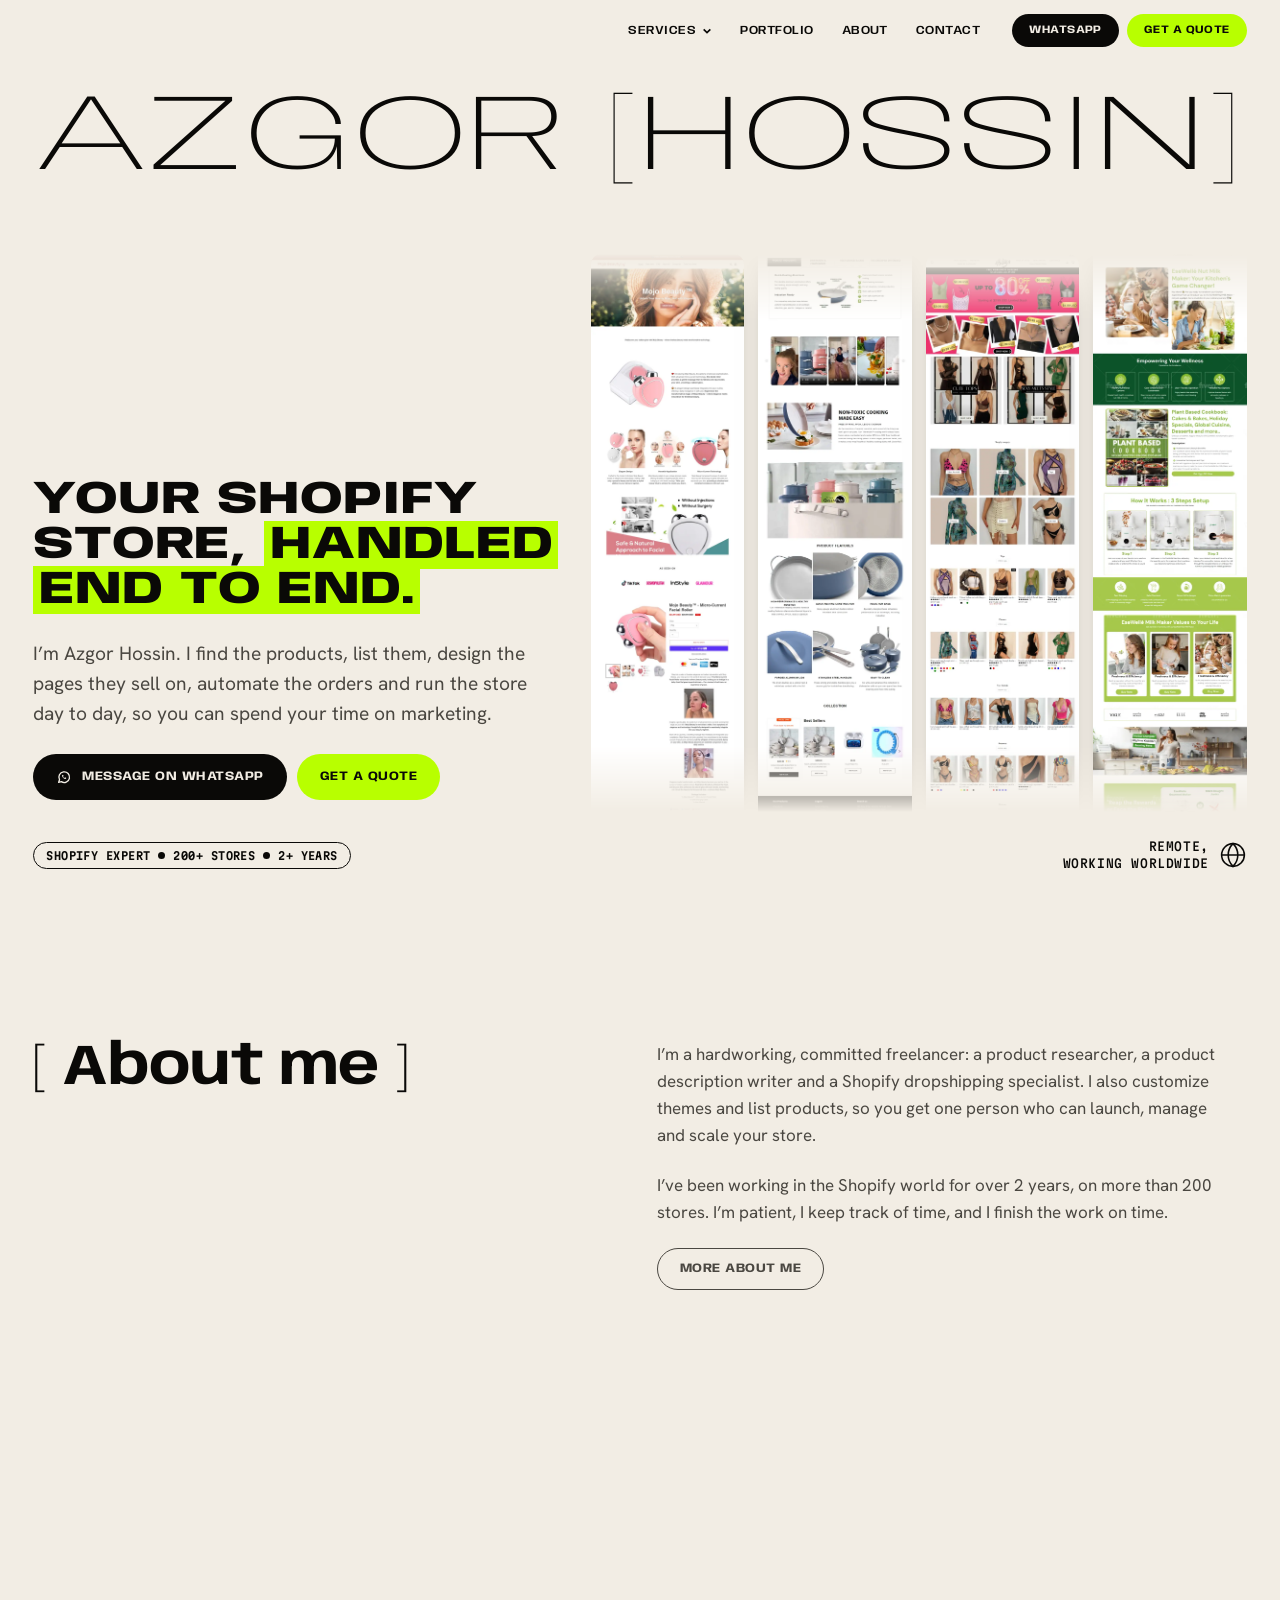
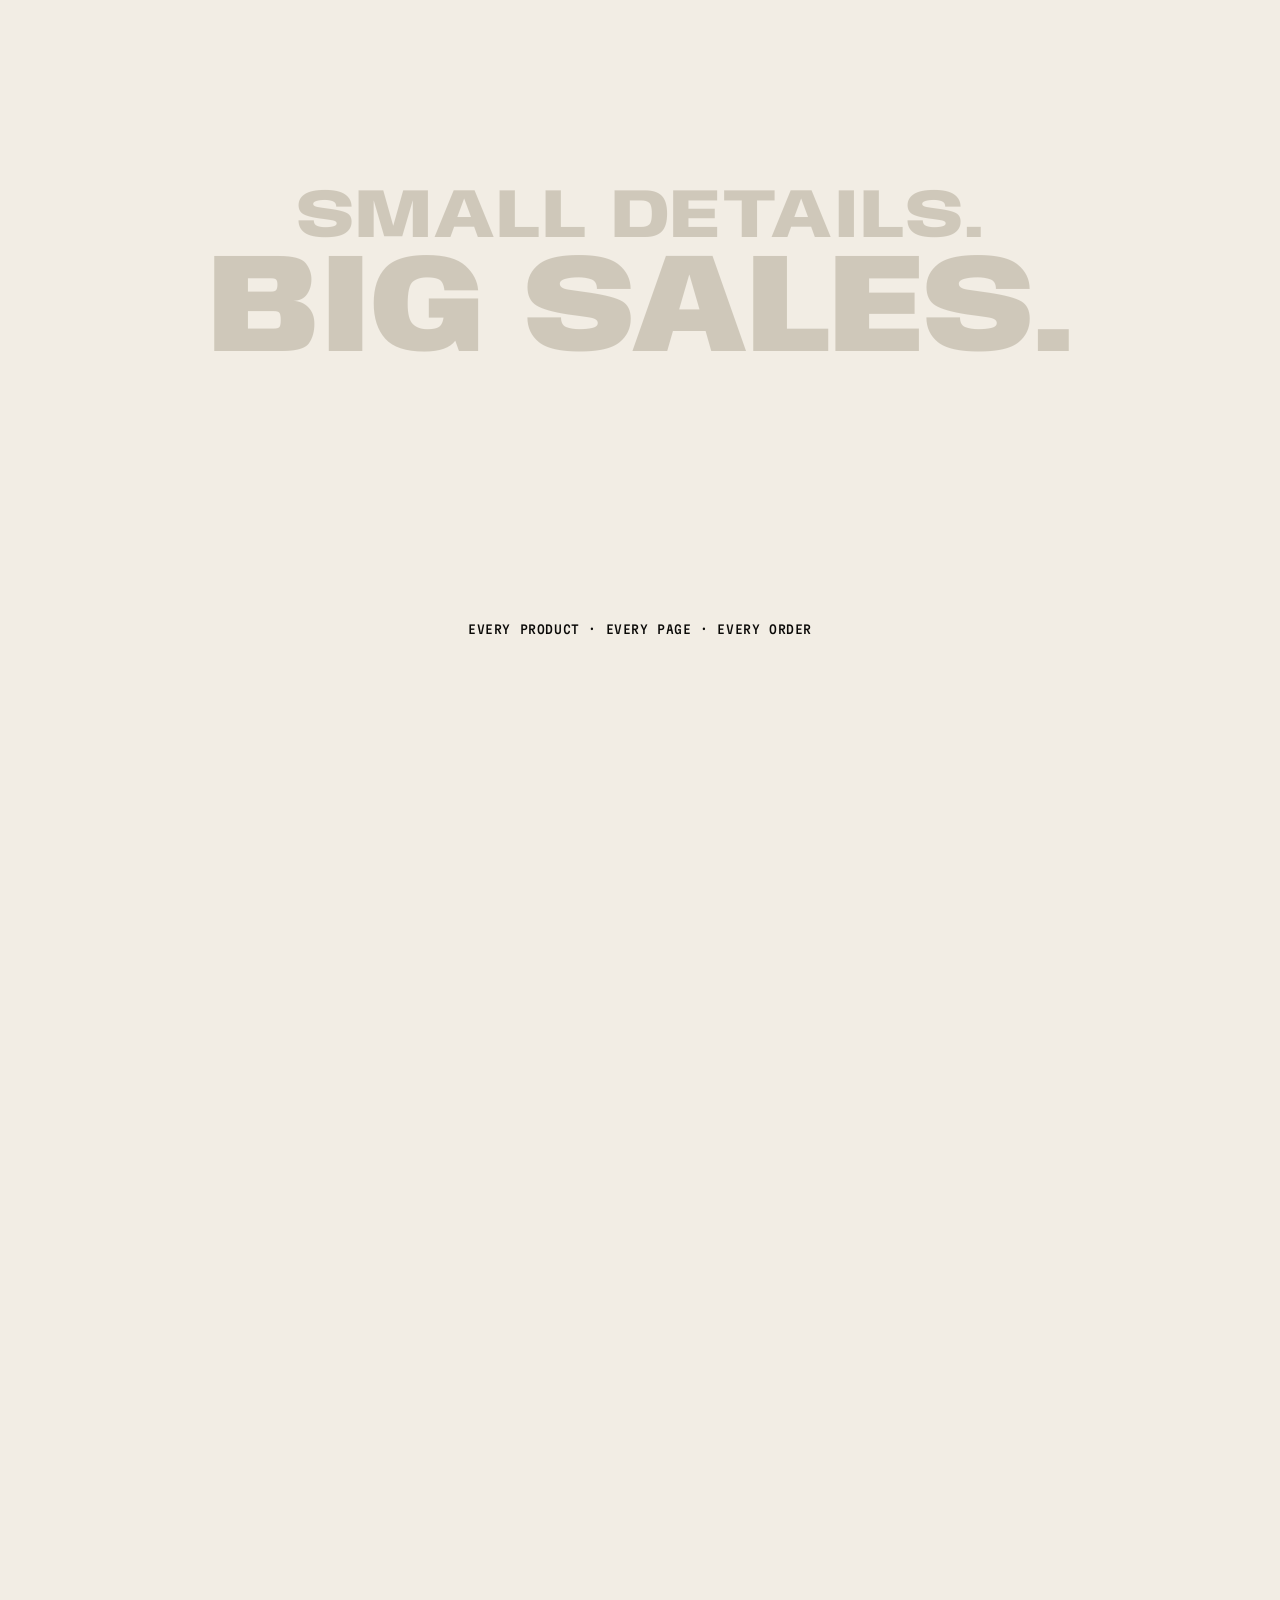
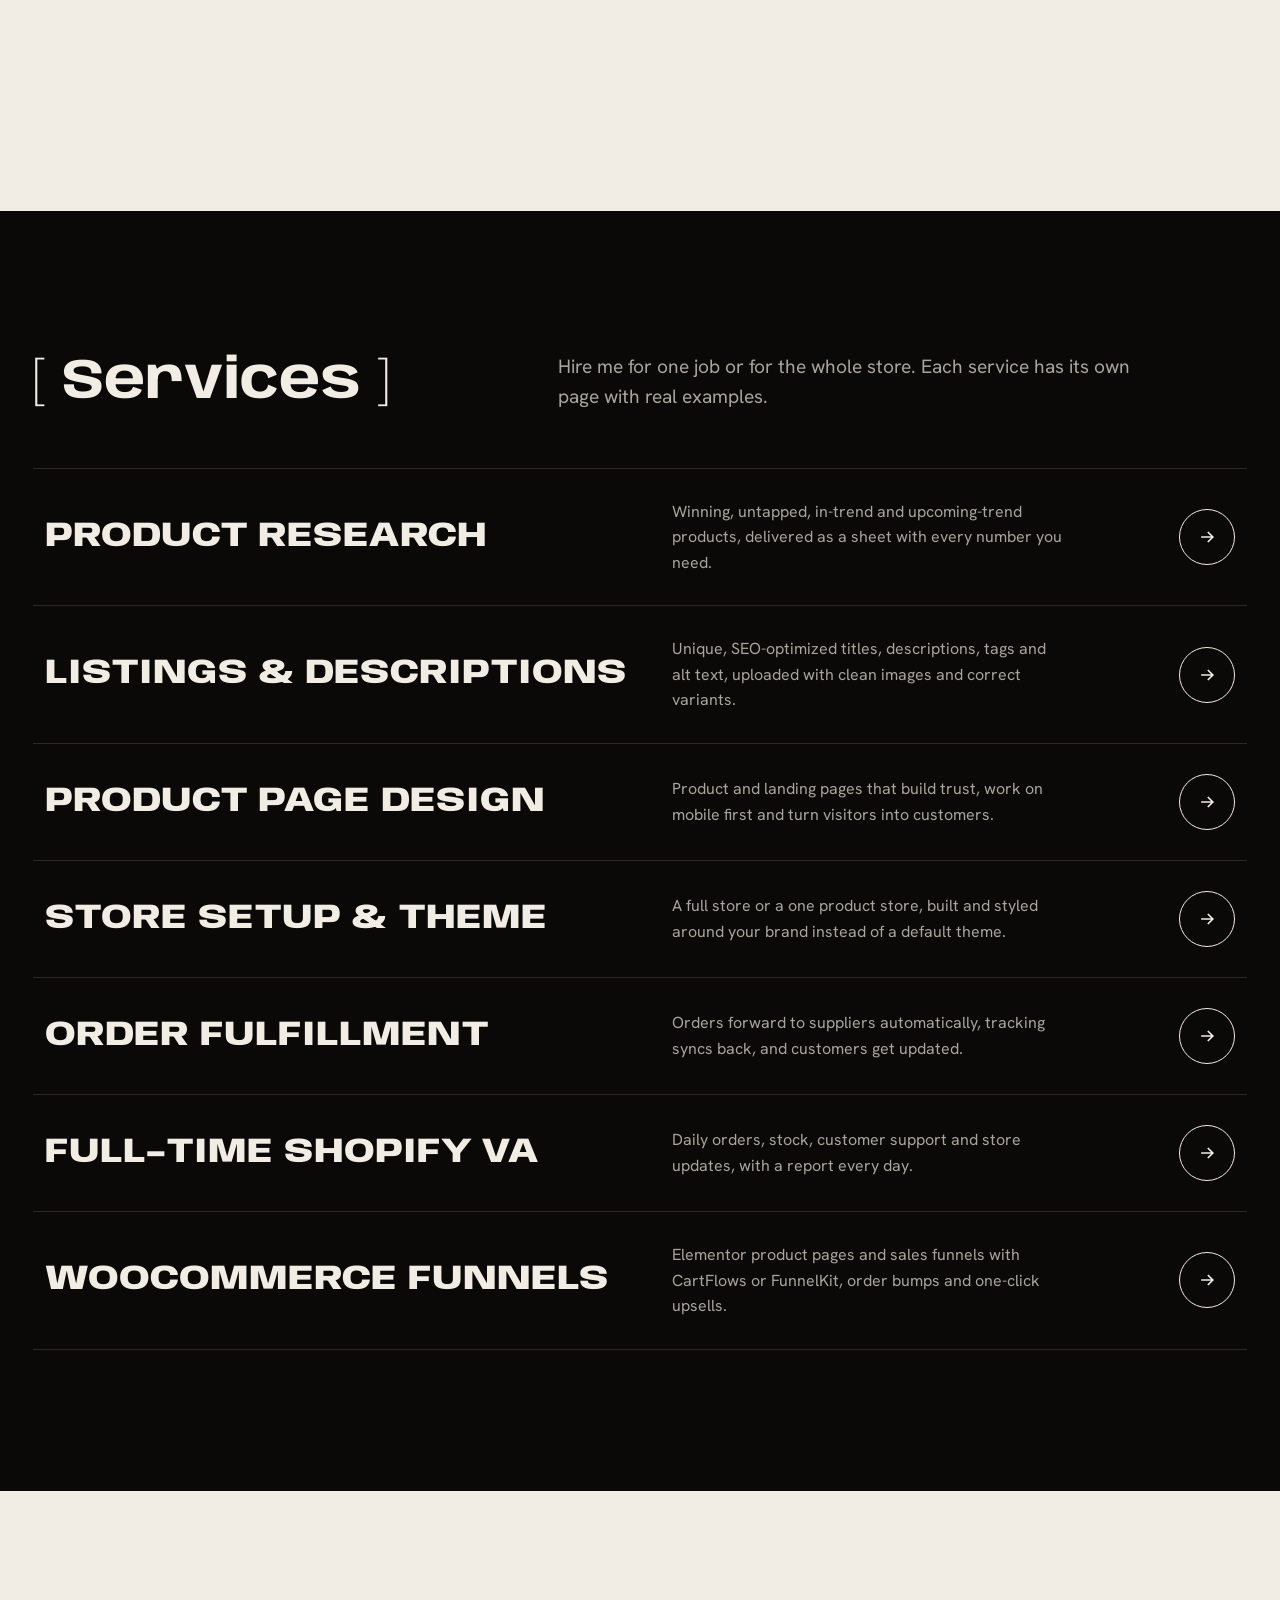
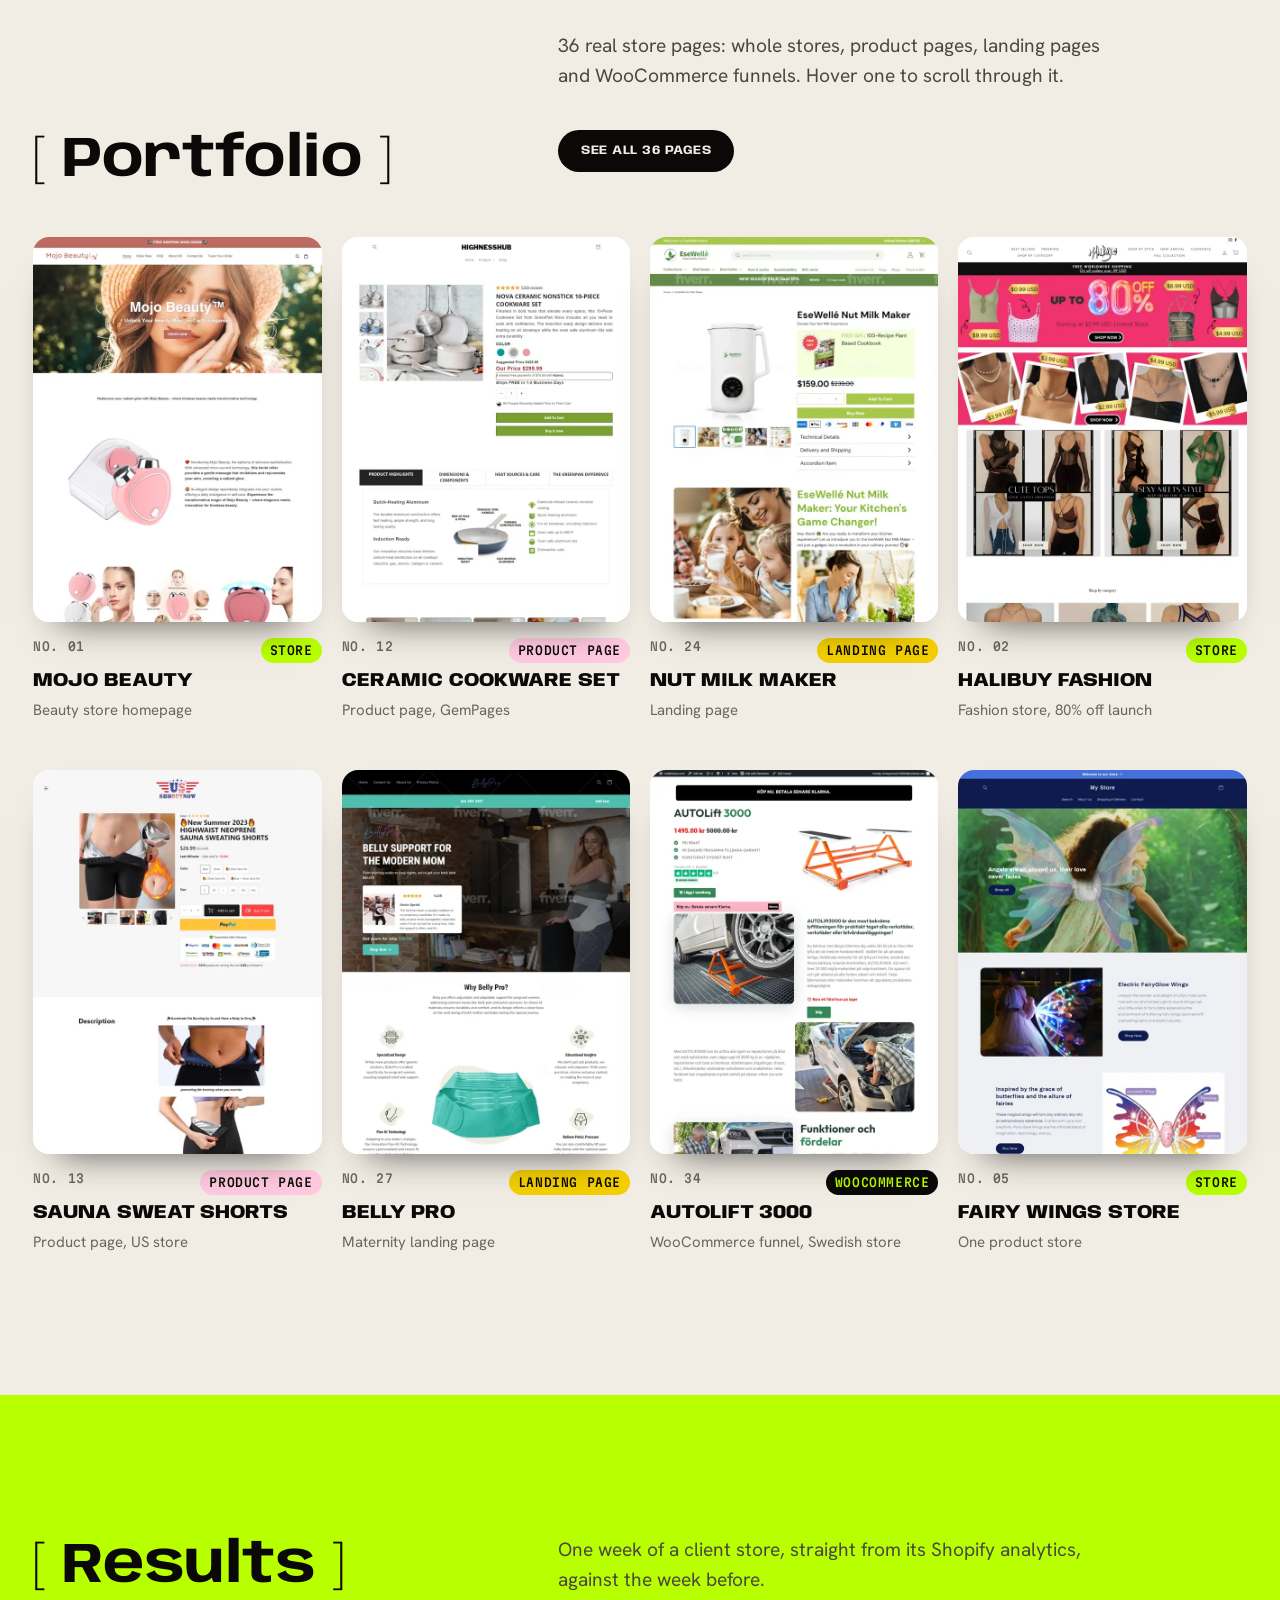
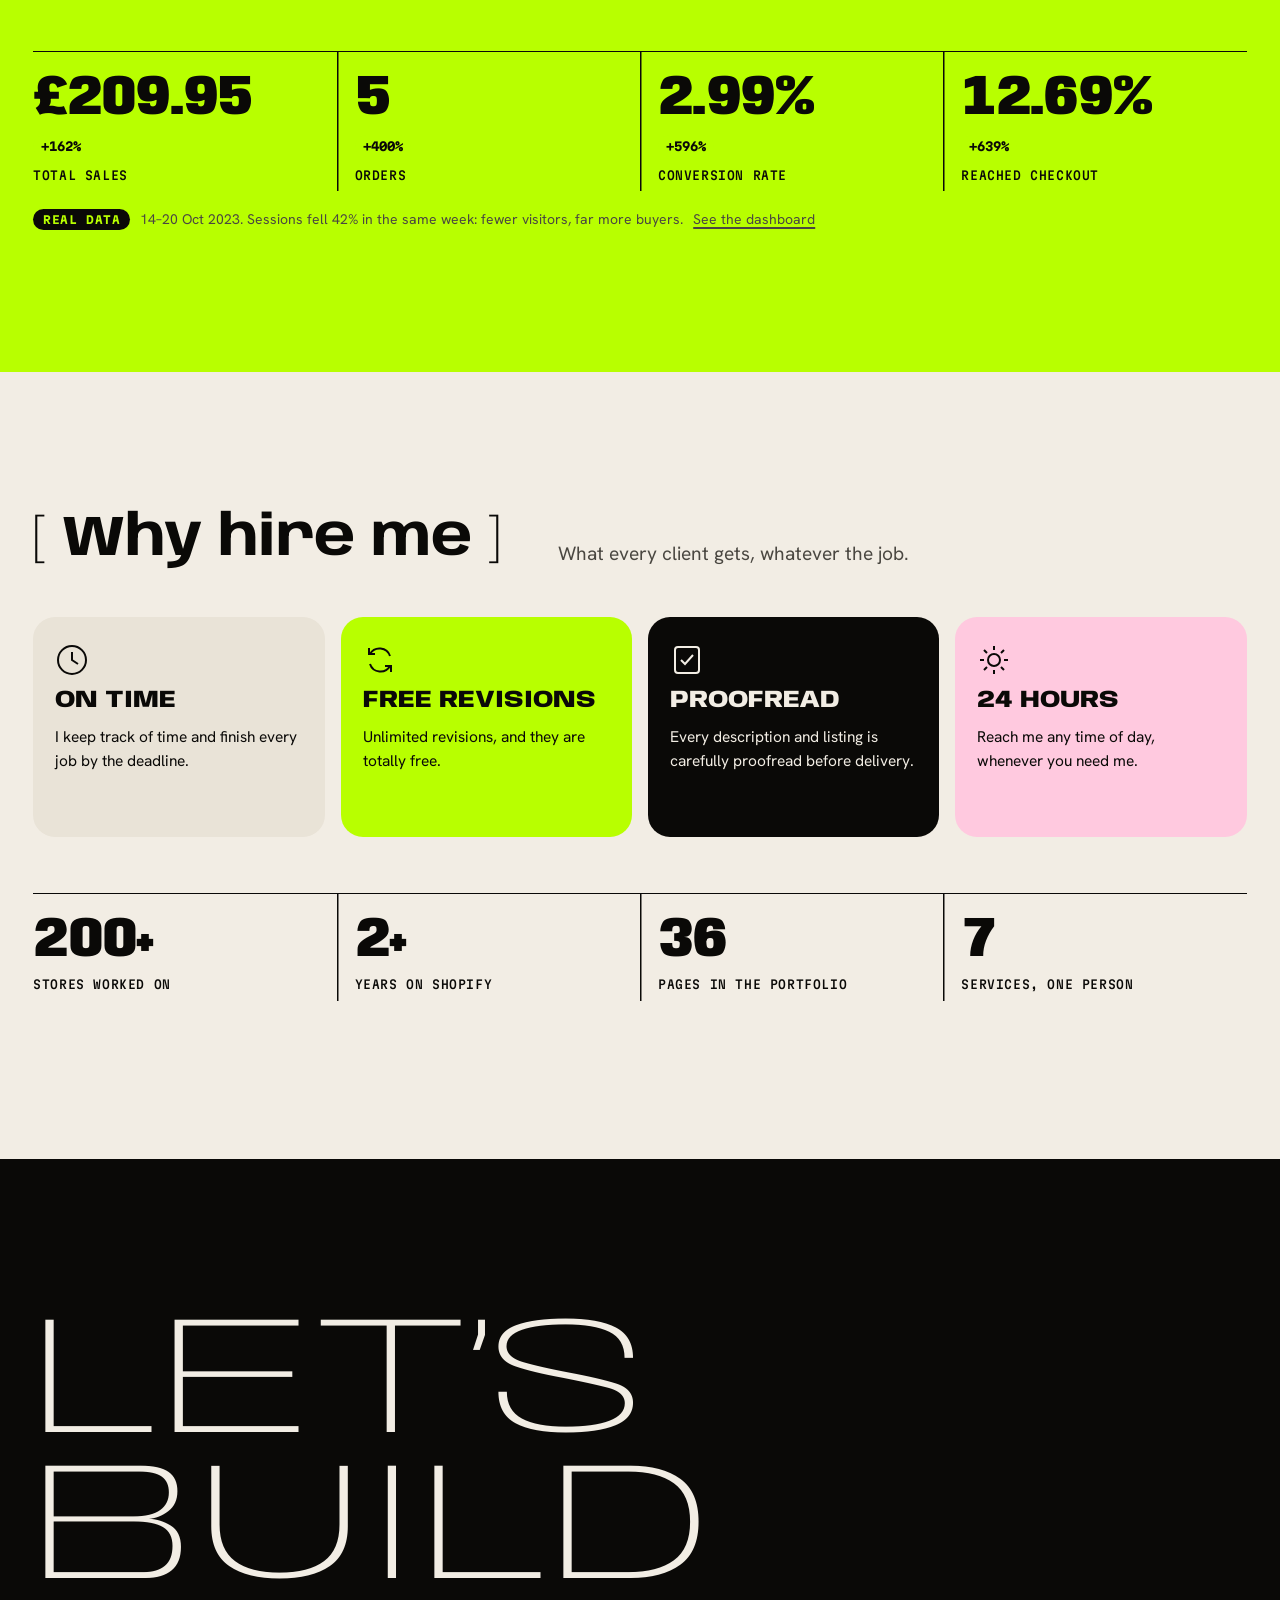
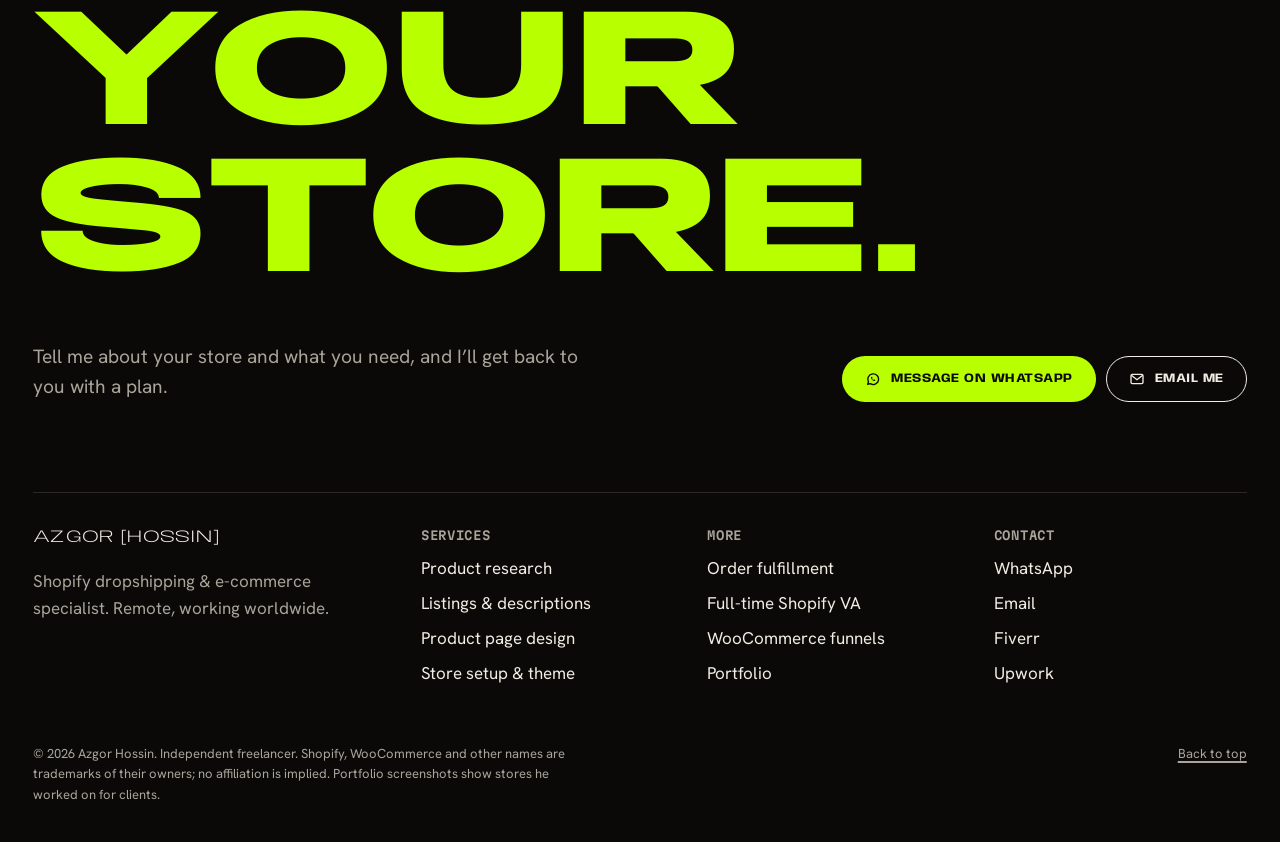
<file: index.html>
<!doctype html>
<html lang="en">
<head>
  <meta charset="utf-8">
  <meta name="viewport" content="width=device-width, initial-scale=1">
  <title>Azgor Hossin — Shopify Dropshipping Specialist</title>
  <meta name="description" content="Azgor Hossin is a freelance Shopify dropshipping specialist: product research, SEO listings and descriptions, product page design, theme customization, order fulfillment and full-time store VA work. 200+ stores over 2+ years.">
  <meta name="theme-color" content="#f2ede4">
  <meta property="og:title" content="Azgor Hossin — Shopify Dropshipping Specialist">
  <meta property="og:description" content="Azgor Hossin is a freelance Shopify dropshipping specialist: product research, SEO listings and descriptions, product page design, theme customization, order fulfillment and full-time store VA work. 200+ stores over 2+ years.">
  <meta property="og:type" content="website">
  <meta property="og:image" content="https://azgor-portfolio.vercel.app/img/work/store-mojo-beauty.webp">
  <link rel="icon" href="/favicon.svg" type="image/svg+xml">
  <link rel="preconnect" href="https://fonts.googleapis.com">
  <link rel="preconnect" href="https://fonts.gstatic.com" crossorigin>
  <link rel="stylesheet" href="https://fonts.googleapis.com/css2?family=Anybody:wdth,wght@50..150,100..900&family=Hanken+Grotesk:wght@400;500;600;700&family=Martian+Mono:wdth,wght@75..112.5,400..700&display=swap">
  <link rel="stylesheet" href="/styles.css">
  <script>document.documentElement.classList.add('js')</script>
</head>
<body>
<!--
THESIS: A Shopify specialist's site where his real store pages are the portrait; refuses the category's gradient hero and icon-card grid.
OWN-WORLD: Layout after alejandroha.com: giant thin-wide name, [bracket] headings, pill buttons, generous air, one scroll-driven statement. Palette after silviamalavasi.com: warm white #f2ede4, black #0a0907, acid green #b8ff00, hot pink #ff006e, yellow #f3cf00. Anybody (wide, 100–900) for display, Hanken Grotesk for text, Martian Mono for data.
STORY: A store owner sees what he does, sees 36 real pages and a real research sheet, and messages him on WhatsApp.
FIRST VIEWPORT: Full-width name AZGOR [HOSSIN]; below it, left: headline, lead and WhatsApp/quote pills; right: four columns of his store pages drifting upward.
FORM: User-pinned direction (alejandroha.com layout + silviamalavasi.com palette); seed key 5c66db7f superseded.
FINISH: unreviewed and undocumented is unfinished; this build ends with the finish review, the verdict, DESIGN.md, and every shipping raster carrying its provenance
-->
<a class="skip" href="#main">Skip to content</a>
<header class="nav" id="nav">
  <div class="nav__in">
    <a class="nav__brand" href="/" aria-label="Azgor Hossin, home">Azgor [Hossin]</a>
    <nav class="nav__links" aria-label="Main">
      <div class="nav__drop">
        <button type="button" aria-expanded="false" aria-controls="svc-menu">Services <svg viewBox="0 0 12 12" aria-hidden="true"><path d="M2 4l4 4 4-4" fill="none" stroke="currentColor" stroke-width="2"/></svg></button>
        <div class="nav__menu" id="svc-menu"><a href="/services">All services</a><a href="/services/product-research">Product research</a><a href="/services/product-listing">Listings & SEO descriptions</a><a href="/services/product-page-design">Product & landing page design</a><a href="/services/store-setup">Store setup & theme customization</a><a href="/services/order-fulfillment">Order fulfillment</a><a href="/services/shopify-va">Full-time Shopify VA</a><a href="/services/woocommerce-funnels">WooCommerce funnels</a></div>
      </div>
      <a href="/portfolio">Portfolio</a>
      <a href="/about">About</a>
      <a href="/contact">Contact</a>
    </nav>
    <div class="nav__cta">
      <a class="pill pill--black pill--sm" data-link="whatsapp" href="/contact">WhatsApp</a>
      <a class="pill pill--acid pill--sm" href="/contact">Get a quote</a>
    </div>
    <button class="nav__burger" type="button" aria-label="Open menu" aria-expanded="false" aria-controls="menu"><svg viewBox="0 0 24 24" aria-hidden="true"><path d="M3 7h18M3 12h18M3 17h18" stroke="currentColor" stroke-width="2.2"/></svg></button>
  </div>
</header>
<div class="menu dark" id="menu" role="dialog" aria-modal="true" aria-label="Menu">
  <div class="menu__top"><a class="nav__brand" style="opacity:1;transform:none" href="/">Azgor [Hossin]</a><button class="menu__close" type="button" aria-label="Close menu"><svg viewBox="0 0 24 24" aria-hidden="true"><path d="M6 6l12 12M18 6L6 18" stroke="currentColor" stroke-width="2.5"/></svg></button></div>
  <nav aria-label="Mobile">
    <a href="/">Home</a>
    <a href="/services">Services</a>
    <a class="sub" href="/services/product-research">Product research</a>
    <a class="sub" href="/services/product-listing">Listings & SEO descriptions</a>
    <a class="sub" href="/services/product-page-design">Product & landing page design</a>
    <a class="sub" href="/services/store-setup">Store setup & theme customization</a>
    <a class="sub" href="/services/order-fulfillment">Order fulfillment</a>
    <a class="sub" href="/services/shopify-va">Full-time Shopify VA</a>
    <a class="sub" href="/services/woocommerce-funnels">WooCommerce funnels</a>
    <a href="/portfolio">Portfolio</a>
    <a href="/about">About</a>
    <a href="/contact">Contact</a>
  </nav>
  <div class="menu__cta">
    <a class="pill pill--acid" data-link="whatsapp" href="/contact"><svg viewBox="0 0 24 24" aria-hidden="true"><path d="M4 20l1.3-3.9A8 8 0 1 1 8 19z" fill="none" stroke="currentColor" stroke-width="2" stroke-linejoin="round"/><path d="M9 9.5c0 3 2.5 5.5 5.5 5.5l1-1.5-2-1-1 1c-1-.5-1.5-1-2-2l1-1-1-2z" fill="currentColor"/></svg> Message on WhatsApp</a>
    <a class="pill pill--line" data-link="email" href="/contact"><svg viewBox="0 0 24 24" aria-hidden="true"><rect x="3" y="5" width="18" height="14" rx="2" fill="none" stroke="currentColor" stroke-width="2"/><path d="M3.5 6.5l8.5 6.5 8.5-6.5" fill="none" stroke="currentColor" stroke-width="2"/></svg> Email me</a>
  </div>
</div>
<main id="main">
<section class="hero" aria-labelledby="hero-title">
  <div class="hero__name"><p class="name" data-fit aria-hidden="true">Azgor <span class="br">[</span>Hossin<span class="br">]</span></p></div>
  <div class="hero__stage">
    <div class="hero__copy">
      <h1 id="hero-title">Your Shopify store, <span class="mark">handled end to end.</span></h1>
      <p class="lead">I’m Azgor Hossin. I find the products, list them, design the pages they sell on, automate the orders and run the store day to day, so you can spend your time on marketing.</p>
      <div class="cta">
        <a class="pill pill--black" data-link="whatsapp" href="/contact"><svg viewBox="0 0 24 24" aria-hidden="true"><path d="M4 20l1.3-3.9A8 8 0 1 1 8 19z" fill="none" stroke="currentColor" stroke-width="2" stroke-linejoin="round"/><path d="M9 9.5c0 3 2.5 5.5 5.5 5.5l1-1.5-2-1-1 1c-1-.5-1.5-1-2-2l1-1-1-2z" fill="currentColor"/></svg> Message on WhatsApp</a>
        <a class="pill pill--acid" href="/contact">Get a quote</a>
      </div>
    </div>
    <div class="reel" aria-hidden="true">
        <div class="reel__col" style="--t:90s"><img src="/img/work/store-mojo-beauty.webp" width="640" height="3068" alt="" decoding="async"><img src="/img/work/pdp-led-mask.webp" width="640" height="2094" alt="" decoding="async"><img src="/img/work/lp-mini-printer.webp" width="640" height="4474" alt="" decoding="async"><img src="/img/work/store-valentine-roses.webp" width="640" height="1318" alt="" decoding="async"><img src="/img/work/store-mojo-beauty.webp" width="640" height="3068" alt="" loading="lazy" decoding="async"><img src="/img/work/pdp-led-mask.webp" width="640" height="2094" alt="" loading="lazy" decoding="async"><img src="/img/work/lp-mini-printer.webp" width="640" height="4474" alt="" loading="lazy" decoding="async"><img src="/img/work/store-valentine-roses.webp" width="640" height="1318" alt="" loading="lazy" decoding="async"></div>
        <div class="reel__col" style="--t:110s"><img src="/img/work/pdp-cookware-set.webp" width="640" height="2942" alt="" decoding="async"><img src="/img/work/lp-belly-pro.webp" width="640" height="5086" alt="" decoding="async"><img src="/img/work/store-tactical-outdoor.webp" width="640" height="1540" alt="" decoding="async"><img src="/img/work/pdp-ems-massager.webp" width="640" height="2188" alt="" decoding="async"><img src="/img/work/pdp-cookware-set.webp" width="640" height="2942" alt="" loading="lazy" decoding="async"><img src="/img/work/lp-belly-pro.webp" width="640" height="5086" alt="" loading="lazy" decoding="async"><img src="/img/work/store-tactical-outdoor.webp" width="640" height="1540" alt="" loading="lazy" decoding="async"><img src="/img/work/pdp-ems-massager.webp" width="640" height="2188" alt="" loading="lazy" decoding="async"></div>
        <div class="reel__col" style="--t:100s"><img src="/img/work/store-halibuy-fashion.webp" width="640" height="3202" alt="" decoding="async"><img src="/img/work/lp-headlamp.webp" width="640" height="4860" alt="" decoding="async"><img src="/img/work/pdp-skindion.webp" width="640" height="3678" alt="" decoding="async"><img src="/img/work/store-fairy-wings.webp" width="640" height="2002" alt="" decoding="async"><img src="/img/work/store-halibuy-fashion.webp" width="640" height="3202" alt="" loading="lazy" decoding="async"><img src="/img/work/lp-headlamp.webp" width="640" height="4860" alt="" loading="lazy" decoding="async"><img src="/img/work/pdp-skindion.webp" width="640" height="3678" alt="" loading="lazy" decoding="async"><img src="/img/work/store-fairy-wings.webp" width="640" height="2002" alt="" loading="lazy" decoding="async"></div>
        <div class="reel__col" style="--t:120s"><img src="/img/work/lp-nut-milk-maker.webp" width="640" height="4014" alt="" decoding="async"><img src="/img/work/store-home-living.webp" width="640" height="3220" alt="" decoding="async"><img src="/img/work/pdp-montessori-puzzle.webp" width="640" height="3724" alt="" decoding="async"><img src="/img/work/lp-valari-pillow.webp" width="640" height="4272" alt="" decoding="async"><img src="/img/work/lp-nut-milk-maker.webp" width="640" height="4014" alt="" loading="lazy" decoding="async"><img src="/img/work/store-home-living.webp" width="640" height="3220" alt="" loading="lazy" decoding="async"><img src="/img/work/pdp-montessori-puzzle.webp" width="640" height="3724" alt="" loading="lazy" decoding="async"><img src="/img/work/lp-valari-pillow.webp" width="640" height="4272" alt="" loading="lazy" decoding="async"></div>
    </div>
  </div>
  <div class="hero__foot">
    <p class="chip meta" style="margin:0">Shopify expert <i></i> 200+ stores <i></i> 2+ years</p>
    <p class="hero__place meta" style="margin:0">Remote,<br>working worldwide <svg viewBox="0 0 32 32" aria-hidden="true"><circle cx="16" cy="16" r="13" fill="none" stroke="currentColor" stroke-width="1.8"/><path d="M3 16h26M16 3c4 4 5.5 8.5 5.5 13S20 25 16 29c-4-4-5.5-8.5-5.5-13S12 7 16 3z" fill="none" stroke="currentColor" stroke-width="1.8"/></svg></p>
  </div>
</section>

<section class="wrap sec" aria-labelledby="about-title">
  <div class="about-home">
    <h2 id="about-title" class="bracket">About me</h2>
    <div class="stack">
      <p>I’m a hardworking, committed freelancer: a product researcher, a product description writer and a Shopify dropshipping specialist. I also customize themes and list products, so you get one person who can launch, manage and scale your store.</p>
      <p>I’ve been working in the Shopify world for over 2 years, on more than 200 stores. I’m patient, I keep track of time, and I finish the work on time.</p>
      <p><a class="pill pill--line" href="/about">More about me</a></p>
    </div>
  </div>
</section>

<section class="statement" aria-label="Small details. Big sales.">
  <div class="statement__pin">
    <p class="statement__txt">
      <svg class="statement__brush" viewBox="0 0 1200 600" preserveAspectRatio="none" aria-hidden="true"><path pathLength="1" d="M60 470 C 260 380, 420 540, 640 420 S 1000 300, 1150 160"/></svg>
      <span class="statement__l1">Small details.</span>
      <span class="statement__l2">Big sales.</span>
    </p>
    <p class="statement__sub meta">Every product · every page · every order</p>
  </div>
</section>

<section class="dark sec" aria-labelledby="svc-title">
  <div class="wrap">
    <div class="split" style="align-items:end">
      <h2 id="svc-title" class="bracket">Services</h2>
      <p class="lead">Hire me for one job or for the whole store. Each service has its own page with real examples.</p>
    </div>
    <ul class="rows">
      <li class="row"><a href="/services/product-research"><span class="row__t">Product research</span><span class="row__desc">Winning, untapped, in-trend and upcoming-trend products, delivered as a sheet with every number you need.</span><span class="row__go" aria-hidden="true"><svg viewBox="0 0 24 24" aria-hidden="true"><path d="M5 12h14M13 6l6 6-6 6" fill="none" stroke="currentColor" stroke-width="2"/></svg></span></a><span class="row__peek" aria-hidden="true"><img src="/img/proof/tracker-1.webp" alt="" loading="lazy" decoding="async"></span></li>
      <li class="row"><a href="/services/product-listing"><span class="row__t">Listings & descriptions</span><span class="row__desc">Unique, SEO-optimized titles, descriptions, tags and alt text, uploaded with clean images and correct variants.</span><span class="row__go" aria-hidden="true"><svg viewBox="0 0 24 24" aria-hidden="true"><path d="M5 12h14M13 6l6 6-6 6" fill="none" stroke="currentColor" stroke-width="2"/></svg></span></a><span class="row__peek" aria-hidden="true"><img src="/img/proof/desc-bracelet.webp" alt="" loading="lazy" decoding="async"></span></li>
      <li class="row"><a href="/services/product-page-design"><span class="row__t">Product page design</span><span class="row__desc">Product and landing pages that build trust, work on mobile first and turn visitors into customers.</span><span class="row__go" aria-hidden="true"><svg viewBox="0 0 24 24" aria-hidden="true"><path d="M5 12h14M13 6l6 6-6 6" fill="none" stroke="currentColor" stroke-width="2"/></svg></span></a><span class="row__peek" aria-hidden="true"><img src="/img/work/pdp-cookware-set.webp" alt="" loading="lazy" decoding="async"></span></li>
      <li class="row"><a href="/services/store-setup"><span class="row__t">Store setup & theme</span><span class="row__desc">A full store or a one product store, built and styled around your brand instead of a default theme.</span><span class="row__go" aria-hidden="true"><svg viewBox="0 0 24 24" aria-hidden="true"><path d="M5 12h14M13 6l6 6-6 6" fill="none" stroke="currentColor" stroke-width="2"/></svg></span></a><span class="row__peek" aria-hidden="true"><img src="/img/work/store-mojo-beauty.webp" alt="" loading="lazy" decoding="async"></span></li>
      <li class="row"><a href="/services/order-fulfillment"><span class="row__t">Order fulfillment</span><span class="row__desc">Orders forward to suppliers automatically, tracking syncs back, and customers get updated.</span><span class="row__go" aria-hidden="true"><svg viewBox="0 0 24 24" aria-hidden="true"><path d="M5 12h14M13 6l6 6-6 6" fill="none" stroke="currentColor" stroke-width="2"/></svg></span></a><span class="row__peek" aria-hidden="true"><img src="/img/work/pdp-sauna-shorts.webp" alt="" loading="lazy" decoding="async"></span></li>
      <li class="row"><a href="/services/shopify-va"><span class="row__t">Full-time Shopify VA</span><span class="row__desc">Daily orders, stock, customer support and store updates, with a report every day.</span><span class="row__go" aria-hidden="true"><svg viewBox="0 0 24 24" aria-hidden="true"><path d="M5 12h14M13 6l6 6-6 6" fill="none" stroke="currentColor" stroke-width="2"/></svg></span></a><span class="row__peek" aria-hidden="true"><img src="/img/work/store-halibuy-fashion.webp" alt="" loading="lazy" decoding="async"></span></li>
      <li class="row"><a href="/services/woocommerce-funnels"><span class="row__t">WooCommerce funnels</span><span class="row__desc">Elementor product pages and sales funnels with CartFlows or FunnelKit, order bumps and one-click upsells.</span><span class="row__go" aria-hidden="true"><svg viewBox="0 0 24 24" aria-hidden="true"><path d="M5 12h14M13 6l6 6-6 6" fill="none" stroke="currentColor" stroke-width="2"/></svg></span></a><span class="row__peek" aria-hidden="true"><img src="/img/work/woo-autolift.webp" alt="" loading="lazy" decoding="async"></span></li>
    </ul>
  </div>
</section>

<section class="wrap sec" aria-labelledby="work-title">
  <div class="split" style="align-items:end">
    <h2 id="work-title" class="bracket">Portfolio</h2>
    <div class="stack">
      <p class="lead">36 real store pages: whole stores, product pages, landing pages and WooCommerce funnels. Hover one to scroll through it.</p>
      <p><a class="pill pill--black" href="/portfolio">See all 36 pages</a></p>
    </div>
  </div>
  <ul class="wall ">
    <li class="card" data-cat="store">
      <button class="card__frame" type="button" data-full="/img/work/store-mojo-beauty.webp" data-caption="Mojo Beauty · Beauty store homepage" aria-label="Open full page: Mojo Beauty">
        <img src="/img/work/store-mojo-beauty.webp" width="640" height="3068" alt="Mojo Beauty: beauty store homepage, built by Azgor" loading="lazy" decoding="async">
      </button>
      <p class="card__meta meta"><span>No. 01</span><span class="card__cat">Store</span></p>
      <p class="card__t">Mojo Beauty</p>
      <p class="card__s">Beauty store homepage</p>
    </li>
    <li class="card" data-cat="pdp">
      <button class="card__frame" type="button" data-full="/img/work/pdp-cookware-set.webp" data-caption="Ceramic cookware set · Product page, GemPages" aria-label="Open full page: Ceramic cookware set">
        <img src="/img/work/pdp-cookware-set.webp" width="640" height="2942" alt="Ceramic cookware set: product page, gempages, built by Azgor" loading="lazy" decoding="async">
      </button>
      <p class="card__meta meta"><span>No. 12</span><span class="card__cat">Product page</span></p>
      <p class="card__t">Ceramic cookware set</p>
      <p class="card__s">Product page, GemPages</p>
    </li>
    <li class="card" data-cat="lp">
      <button class="card__frame" type="button" data-full="/img/work/lp-nut-milk-maker.webp" data-caption="Nut milk maker · Landing page" aria-label="Open full page: Nut milk maker">
        <img src="/img/work/lp-nut-milk-maker.webp" width="640" height="4014" alt="Nut milk maker: landing page, built by Azgor" loading="lazy" decoding="async">
      </button>
      <p class="card__meta meta"><span>No. 24</span><span class="card__cat">Landing page</span></p>
      <p class="card__t">Nut milk maker</p>
      <p class="card__s">Landing page</p>
    </li>
    <li class="card" data-cat="store">
      <button class="card__frame" type="button" data-full="/img/work/store-halibuy-fashion.webp" data-caption="Halibuy Fashion · Fashion store, 80% off launch" aria-label="Open full page: Halibuy Fashion">
        <img src="/img/work/store-halibuy-fashion.webp" width="640" height="3202" alt="Halibuy Fashion: fashion store, 80% off launch, built by Azgor" loading="lazy" decoding="async">
      </button>
      <p class="card__meta meta"><span>No. 02</span><span class="card__cat">Store</span></p>
      <p class="card__t">Halibuy Fashion</p>
      <p class="card__s">Fashion store, 80% off launch</p>
    </li>
    <li class="card" data-cat="pdp">
      <button class="card__frame" type="button" data-full="/img/work/pdp-sauna-shorts.webp" data-caption="Sauna sweat shorts · Product page, US store" aria-label="Open full page: Sauna sweat shorts">
        <img src="/img/work/pdp-sauna-shorts.webp" width="640" height="5550" alt="Sauna sweat shorts: product page, us store, built by Azgor" loading="lazy" decoding="async">
      </button>
      <p class="card__meta meta"><span>No. 13</span><span class="card__cat">Product page</span></p>
      <p class="card__t">Sauna sweat shorts</p>
      <p class="card__s">Product page, US store</p>
    </li>
    <li class="card" data-cat="lp">
      <button class="card__frame" type="button" data-full="/img/work/lp-belly-pro.webp" data-caption="Belly Pro · Maternity landing page" aria-label="Open full page: Belly Pro">
        <img src="/img/work/lp-belly-pro.webp" width="640" height="5086" alt="Belly Pro: maternity landing page, built by Azgor" loading="lazy" decoding="async">
      </button>
      <p class="card__meta meta"><span>No. 27</span><span class="card__cat">Landing page</span></p>
      <p class="card__t">Belly Pro</p>
      <p class="card__s">Maternity landing page</p>
    </li>
    <li class="card" data-cat="woo">
      <button class="card__frame" type="button" data-full="/img/work/woo-autolift.webp" data-caption="AutoLift 3000 · WooCommerce funnel, Swedish store" aria-label="Open full page: AutoLift 3000">
        <img src="/img/work/woo-autolift.webp" width="640" height="2538" alt="AutoLift 3000: woocommerce funnel, swedish store, built by Azgor" loading="lazy" decoding="async">
      </button>
      <p class="card__meta meta"><span>No. 34</span><span class="card__cat">WooCommerce</span></p>
      <p class="card__t">AutoLift 3000</p>
      <p class="card__s">WooCommerce funnel, Swedish store</p>
    </li>
    <li class="card" data-cat="store">
      <button class="card__frame" type="button" data-full="/img/work/store-fairy-wings.webp" data-caption="Fairy wings store · One product store" aria-label="Open full page: Fairy wings store">
        <img src="/img/work/store-fairy-wings.webp" width="640" height="2002" alt="Fairy wings store: one product store, built by Azgor" loading="lazy" decoding="async">
      </button>
      <p class="card__meta meta"><span>No. 05</span><span class="card__cat">Store</span></p>
      <p class="card__t">Fairy wings store</p>
      <p class="card__s">One product store</p>
    </li>
  </ul>
</section>

<section class="acid sec" aria-labelledby="res-title">
  <div class="wrap">
    <div class="split" style="align-items:end">
      <h2 id="res-title" class="bracket">Results</h2>
      <p class="lead" style="color:var(--ink-2)">One week of a client store, straight from its Shopify analytics, against the week before.</p>
    </div>
    <dl class="nums">
      <div><dd>£209.95</dd><dt class="meta">Total sales</dt><span class="d">+162%</span></div>
      <div><dd>5</dd><dt class="meta">Orders</dt><span class="d">+400%</span></div>
      <div><dd>2.99%</dd><dt class="meta">Conversion rate</dt><span class="d">+596%</span></div>
      <div><dd>12.69%</dd><dt class="meta">Reached checkout</dt><span class="d">+639%</span></div>
    </dl>
    <p class="note" style="color:var(--ink-2)"><span class="tag" style="background:var(--ink);color:var(--acid)">Real data</span> 14–20 Oct 2023. Sessions fell 42% in the same week: fewer visitors, far more buyers. <a href="/services/product-page-design#results">See the dashboard</a></p>
  </div>
</section>

<section class="wrap sec" aria-labelledby="why-title">
  <div class="split" style="align-items:end">
    <h2 id="why-title" class="bracket">Why hire me</h2>
    <p class="lead">What every client gets, whatever the job.</p>
  </div>
  <ul class="why">
      <li><svg viewBox="0 0 34 34" aria-hidden="true"><circle cx="17" cy="17" r="14" fill="none" stroke="currentColor" stroke-width="2"/><path d="M17 9v8l6 4" fill="none" stroke="currentColor" stroke-width="2"/></svg><b>On time</b><p>I keep track of time and finish every job by the deadline.</p></li>
      <li><svg viewBox="0 0 34 34" aria-hidden="true"><path d="M27 13a11 11 0 0 0-20-2M7 21a11 11 0 0 0 20 2" fill="none" stroke="currentColor" stroke-width="2"/><path d="M6 5v6h6M28 29v-6h-6" fill="none" stroke="currentColor" stroke-width="2"/></svg><b>Free revisions</b><p>Unlimited revisions, and they are totally free.</p></li>
      <li><svg viewBox="0 0 34 34" aria-hidden="true"><rect x="5" y="4" width="24" height="26" rx="3" fill="none" stroke="currentColor" stroke-width="2"/><path d="M11 17l4 4 8-9" fill="none" stroke="currentColor" stroke-width="2"/></svg><b>Proofread</b><p>Every description and listing is carefully proofread before delivery.</p></li>
      <li><svg viewBox="0 0 34 34" aria-hidden="true"><circle cx="17" cy="17" r="6" fill="none" stroke="currentColor" stroke-width="2"/><path d="M17 3v4M17 27v4M3 17h4M27 17h4M7 7l3 3M24 24l3 3M27 7l-3 3M10 24l-3 3" stroke="currentColor" stroke-width="2"/></svg><b>24 hours</b><p>Reach me any time of day, whenever you need me.</p></li>
    </ul>
  <dl class="nums">
      <div><dd>200+</dd><dt class="meta">Stores worked on</dt></div>
      <div><dd>2+</dd><dt class="meta">Years on Shopify</dt></div>
      <div><dd>36</dd><dt class="meta">Pages in the portfolio</dt></div>
      <div><dd>7</dd><dt class="meta">Services, one person</dt></div>
    </dl>
</section>
</main>
<section class="dark" aria-labelledby="closer-title">
  <div class="wrap closer">
    <h2 id="closer-title" class="closer__big">Let’s build <em>your store.</em></h2>
    <div class="closer__row">
      <p class="lead">Tell me about your store and what you need, and I’ll get back to you with a plan.</p>
      <div class="cta">
        <a class="pill pill--acid" data-link="whatsapp" href="/contact"><svg viewBox="0 0 24 24" aria-hidden="true"><path d="M4 20l1.3-3.9A8 8 0 1 1 8 19z" fill="none" stroke="currentColor" stroke-width="2" stroke-linejoin="round"/><path d="M9 9.5c0 3 2.5 5.5 5.5 5.5l1-1.5-2-1-1 1c-1-.5-1.5-1-2-2l1-1-1-2z" fill="currentColor"/></svg> Message on WhatsApp</a>
        <a class="pill pill--line" data-link="email" href="/contact"><svg viewBox="0 0 24 24" aria-hidden="true"><rect x="3" y="5" width="18" height="14" rx="2" fill="none" stroke="currentColor" stroke-width="2"/><path d="M3.5 6.5l8.5 6.5 8.5-6.5" fill="none" stroke="currentColor" stroke-width="2"/></svg> Email me</a>
      </div>
    </div>
  </div>
  <footer class="wrap foot">
    <div class="foot__grid">
      <div class="stack">
        <a class="nav__brand" style="opacity:1;transform:none" href="/">Azgor [Hossin]</a>
        <p class="muted" style="margin:0;color:var(--on-black-2)">Shopify dropshipping &amp; e-commerce specialist. Remote, working worldwide.</p>
      </div>
      <div><h3>Services</h3><ul><li><a href="/services/product-research">Product research</a></li><li><a href="/services/product-listing">Listings & descriptions</a></li><li><a href="/services/product-page-design">Product page design</a></li><li><a href="/services/store-setup">Store setup & theme</a></li></ul></div>
      <div><h3>More</h3><ul><li><a href="/services/order-fulfillment">Order fulfillment</a></li><li><a href="/services/shopify-va">Full-time Shopify VA</a></li><li><a href="/services/woocommerce-funnels">WooCommerce funnels</a></li><li><a href="/portfolio">Portfolio</a></li></ul></div>
      <div><h3>Contact</h3><ul><li><a data-link="whatsapp" href="/contact">WhatsApp</a></li><li><a data-link="email" href="/contact">Email</a></li><li><a data-link="fiverr" href="/contact">Fiverr</a></li><li><a data-link="upwork" href="/contact">Upwork</a></li></ul></div>
    </div>
    <div class="foot__small">
      <p>© <span data-year>2026</span> Azgor Hossin. Independent freelancer. Shopify, WooCommerce and other names are trademarks of their owners; no affiliation is implied. Portfolio screenshots show stores he worked on for clients.</p>
      <a href="#main">Back to top</a>
    </div>
  </footer>
</section>
<dialog class="viewer" id="viewer" aria-label="Full page view">
  <div class="viewer__bar">
    <p class="viewer__cap meta" id="viewer-cap"></p>
    <div class="viewer__ctl">
      <button type="button" class="viewer__btn" data-step="-1" aria-label="Previous"><svg viewBox="0 0 24 24" aria-hidden="true"><path d="M15 5l-7 7 7 7" fill="none" stroke="currentColor" stroke-width="2.5"/></svg></button>
      <button type="button" class="viewer__btn" data-step="1" aria-label="Next"><svg viewBox="0 0 24 24" aria-hidden="true"><path d="M9 5l7 7-7 7" fill="none" stroke="currentColor" stroke-width="2.5"/></svg></button>
      <button type="button" class="viewer__btn viewer__btn--close" data-close aria-label="Close"><svg viewBox="0 0 24 24" aria-hidden="true"><path d="M6 6l12 12M18 6L6 18" stroke="currentColor" stroke-width="2.5"/></svg></button>
    </div>
  </div>
  <div class="viewer__scroll" id="viewer-scroll"></div>
</dialog>
<script src="/script.js" defer></script>
</body>
</html>
</file>
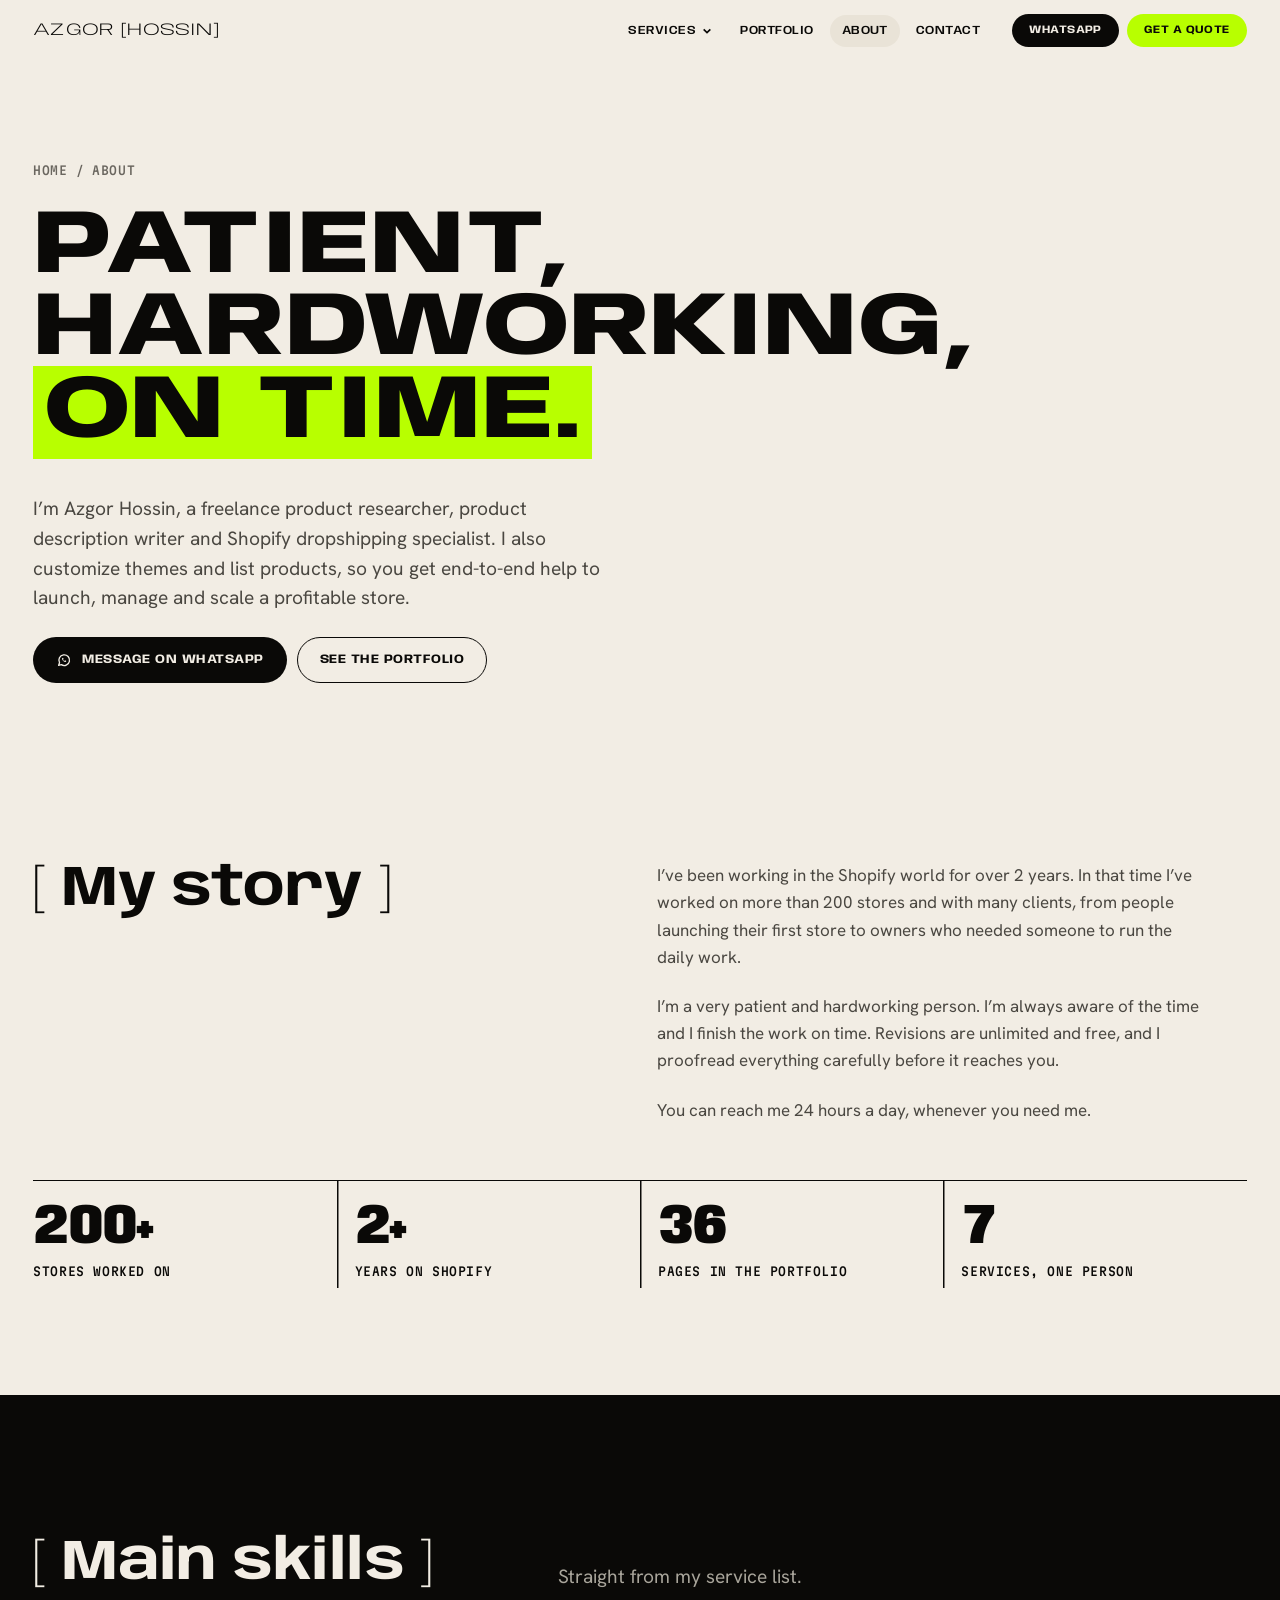
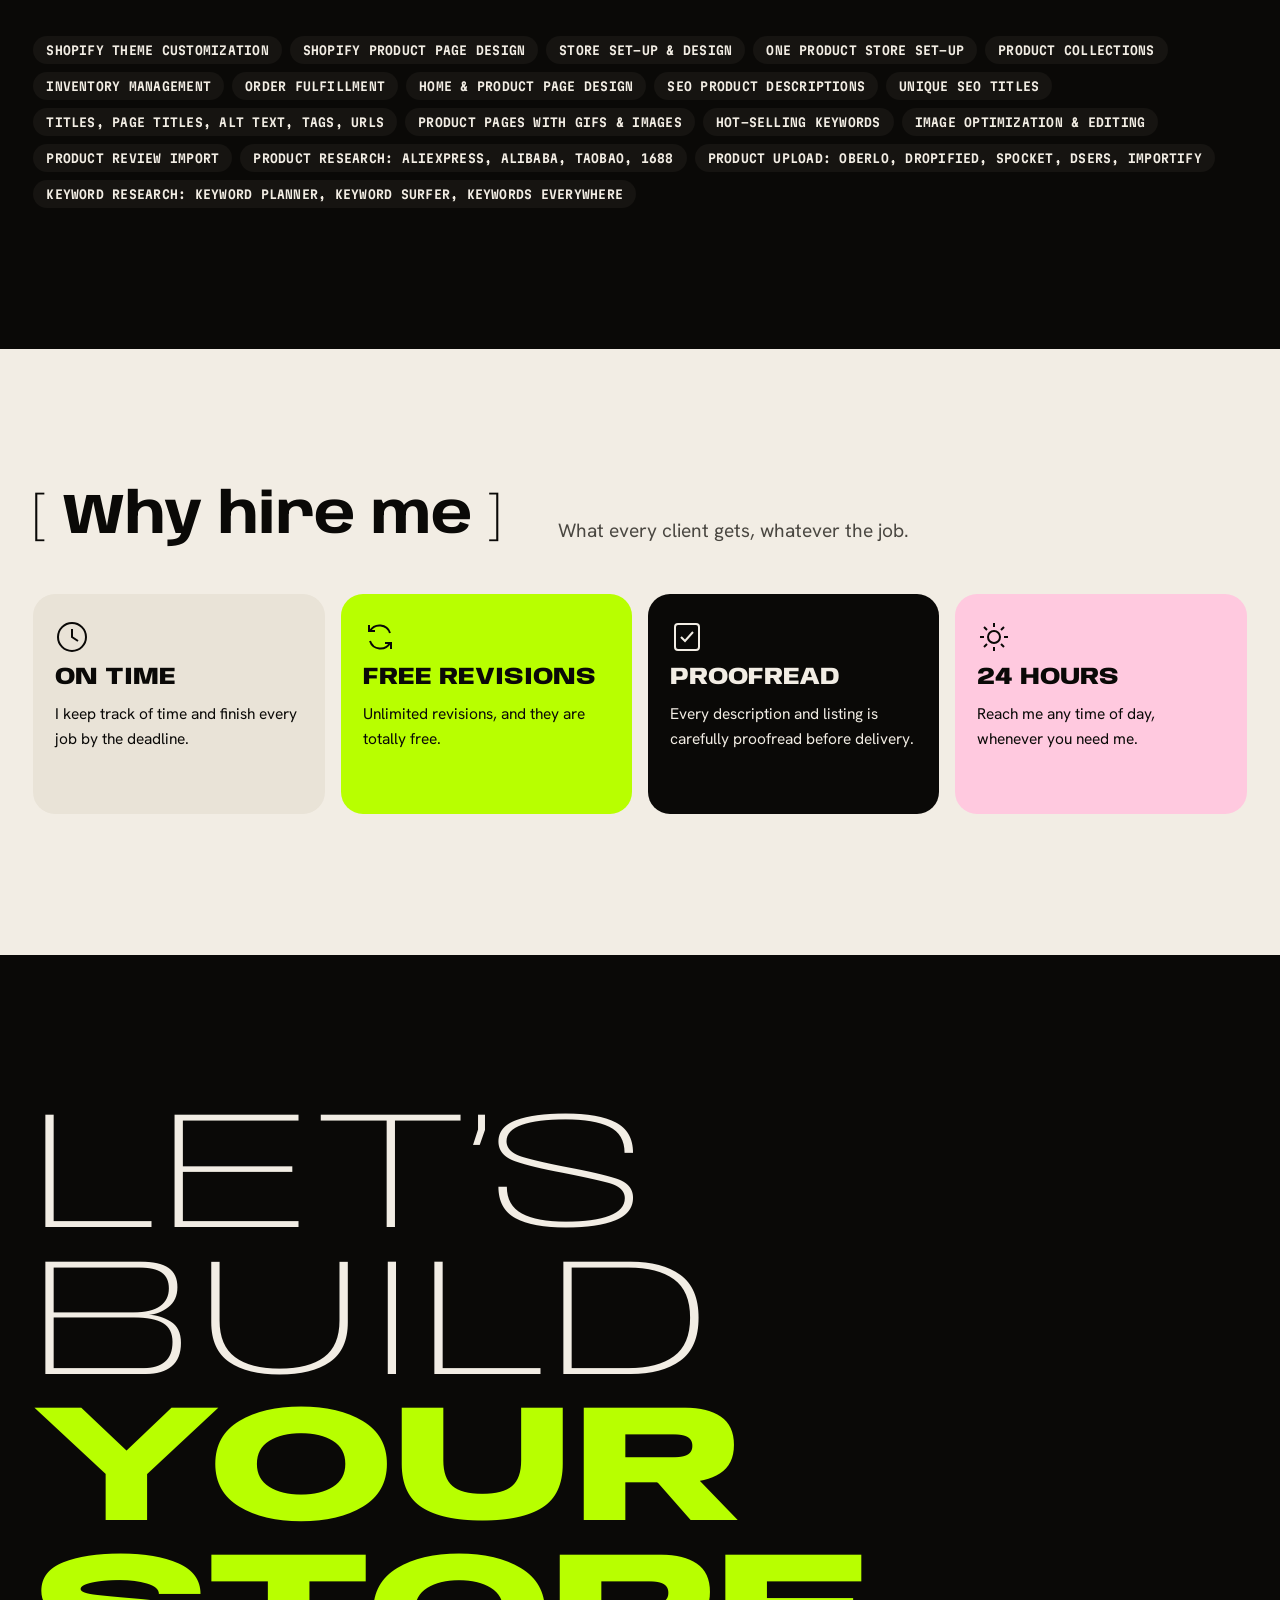
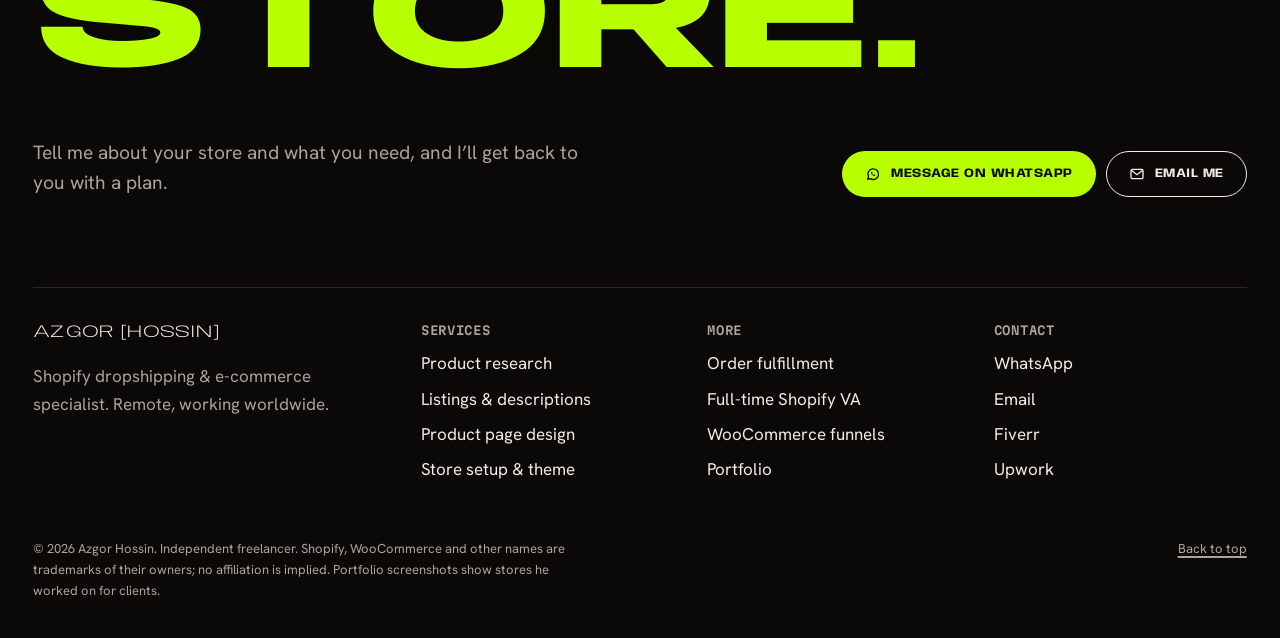
<file: about.html>
<!doctype html>
<html lang="en">
<head>
  <meta charset="utf-8">
  <meta name="viewport" content="width=device-width, initial-scale=1">
  <title>About Azgor Hossin — Shopify Dropshipping Specialist</title>
  <meta name="description" content="Azgor Hossin is a hardworking Shopify dropshipping specialist, product researcher and product description writer with 2+ years and 200+ stores behind him.">
  <meta name="theme-color" content="#f2ede4">
  <meta property="og:title" content="About Azgor Hossin — Shopify Dropshipping Specialist">
  <meta property="og:description" content="Azgor Hossin is a hardworking Shopify dropshipping specialist, product researcher and product description writer with 2+ years and 200+ stores behind him.">
  <meta property="og:type" content="website">
  <meta property="og:image" content="https://azgor-portfolio.vercel.app/img/work/store-mojo-beauty.webp">
  <link rel="icon" href="/favicon.svg" type="image/svg+xml">
  <link rel="preconnect" href="https://fonts.googleapis.com">
  <link rel="preconnect" href="https://fonts.gstatic.com" crossorigin>
  <link rel="stylesheet" href="https://fonts.googleapis.com/css2?family=Anybody:wdth,wght@50..150,100..900&family=Hanken+Grotesk:wght@400;500;600;700&family=Martian+Mono:wdth,wght@75..112.5,400..700&display=swap">
  <link rel="stylesheet" href="/styles.css">
  <script>document.documentElement.classList.add('js')</script>
</head>
<body>
<!--
THESIS: A Shopify specialist's site where his real store pages are the portrait; refuses the category's gradient hero and icon-card grid.
OWN-WORLD: Layout after alejandroha.com: giant thin-wide name, [bracket] headings, pill buttons, generous air, one scroll-driven statement. Palette after silviamalavasi.com: warm white #f2ede4, black #0a0907, acid green #b8ff00, hot pink #ff006e, yellow #f3cf00. Anybody (wide, 100–900) for display, Hanken Grotesk for text, Martian Mono for data.
STORY: A store owner sees what he does, sees 36 real pages and a real research sheet, and messages him on WhatsApp.
FIRST VIEWPORT: Full-width name AZGOR [HOSSIN]; below it, left: headline, lead and WhatsApp/quote pills; right: four columns of his store pages drifting upward.
FORM: User-pinned direction (alejandroha.com layout + silviamalavasi.com palette); seed key 5c66db7f superseded.
FINISH: unreviewed and undocumented is unfinished; this build ends with the finish review, the verdict, DESIGN.md, and every shipping raster carrying its provenance
-->
<a class="skip" href="#main">Skip to content</a>
<header class="nav nav--always" id="nav">
  <div class="nav__in">
    <a class="nav__brand" href="/" aria-label="Azgor Hossin, home">Azgor [Hossin]</a>
    <nav class="nav__links" aria-label="Main">
      <div class="nav__drop">
        <button type="button" aria-expanded="false" aria-controls="svc-menu">Services <svg viewBox="0 0 12 12" aria-hidden="true"><path d="M2 4l4 4 4-4" fill="none" stroke="currentColor" stroke-width="2"/></svg></button>
        <div class="nav__menu" id="svc-menu"><a href="/services">All services</a><a href="/services/product-research">Product research</a><a href="/services/product-listing">Listings & SEO descriptions</a><a href="/services/product-page-design">Product & landing page design</a><a href="/services/store-setup">Store setup & theme customization</a><a href="/services/order-fulfillment">Order fulfillment</a><a href="/services/shopify-va">Full-time Shopify VA</a><a href="/services/woocommerce-funnels">WooCommerce funnels</a></div>
      </div>
      <a href="/portfolio">Portfolio</a>
      <a href="/about" aria-current="page">About</a>
      <a href="/contact">Contact</a>
    </nav>
    <div class="nav__cta">
      <a class="pill pill--black pill--sm" data-link="whatsapp" href="/contact">WhatsApp</a>
      <a class="pill pill--acid pill--sm" href="/contact">Get a quote</a>
    </div>
    <button class="nav__burger" type="button" aria-label="Open menu" aria-expanded="false" aria-controls="menu"><svg viewBox="0 0 24 24" aria-hidden="true"><path d="M3 7h18M3 12h18M3 17h18" stroke="currentColor" stroke-width="2.2"/></svg></button>
  </div>
</header>
<div class="menu dark" id="menu" role="dialog" aria-modal="true" aria-label="Menu">
  <div class="menu__top"><a class="nav__brand" style="opacity:1;transform:none" href="/">Azgor [Hossin]</a><button class="menu__close" type="button" aria-label="Close menu"><svg viewBox="0 0 24 24" aria-hidden="true"><path d="M6 6l12 12M18 6L6 18" stroke="currentColor" stroke-width="2.5"/></svg></button></div>
  <nav aria-label="Mobile">
    <a href="/">Home</a>
    <a href="/services">Services</a>
    <a class="sub" href="/services/product-research">Product research</a>
    <a class="sub" href="/services/product-listing">Listings & SEO descriptions</a>
    <a class="sub" href="/services/product-page-design">Product & landing page design</a>
    <a class="sub" href="/services/store-setup">Store setup & theme customization</a>
    <a class="sub" href="/services/order-fulfillment">Order fulfillment</a>
    <a class="sub" href="/services/shopify-va">Full-time Shopify VA</a>
    <a class="sub" href="/services/woocommerce-funnels">WooCommerce funnels</a>
    <a href="/portfolio">Portfolio</a>
    <a href="/about">About</a>
    <a href="/contact">Contact</a>
  </nav>
  <div class="menu__cta">
    <a class="pill pill--acid" data-link="whatsapp" href="/contact"><svg viewBox="0 0 24 24" aria-hidden="true"><path d="M4 20l1.3-3.9A8 8 0 1 1 8 19z" fill="none" stroke="currentColor" stroke-width="2" stroke-linejoin="round"/><path d="M9 9.5c0 3 2.5 5.5 5.5 5.5l1-1.5-2-1-1 1c-1-.5-1.5-1-2-2l1-1-1-2z" fill="currentColor"/></svg> Message on WhatsApp</a>
    <a class="pill pill--line" data-link="email" href="/contact"><svg viewBox="0 0 24 24" aria-hidden="true"><rect x="3" y="5" width="18" height="14" rx="2" fill="none" stroke="currentColor" stroke-width="2"/><path d="M3.5 6.5l8.5 6.5 8.5-6.5" fill="none" stroke="currentColor" stroke-width="2"/></svg> Email me</a>
  </div>
</div>
<main id="main">
<section class="wrap phero">
  <p class="phero__crumbs meta"><a href="/">Home</a><span aria-hidden="true">/</span>About</p>
  <h1 class="h-xl">Patient, hardworking, <span class="mark">on time.</span></h1>
  <div class="phero__grid">
    <div class="stack">
      <p class="lead">I’m Azgor Hossin, a freelance product researcher, product description writer and Shopify dropshipping specialist. I also customize themes and list products, so you get end-to-end help to launch, manage and scale a profitable store.</p>
      <div class="cta">
        <a class="pill pill--black" data-link="whatsapp" href="/contact"><svg viewBox="0 0 24 24" aria-hidden="true"><path d="M4 20l1.3-3.9A8 8 0 1 1 8 19z" fill="none" stroke="currentColor" stroke-width="2" stroke-linejoin="round"/><path d="M9 9.5c0 3 2.5 5.5 5.5 5.5l1-1.5-2-1-1 1c-1-.5-1.5-1-2-2l1-1-1-2z" fill="currentColor"/></svg> Message on WhatsApp</a>
        <a class="pill pill--line" href="/portfolio">See the portfolio</a>
      </div>
    </div>
    
  </div>
</section>

<section class="wrap sec--tight" aria-labelledby="story">
  <div class="about-home">
    <h2 id="story" class="bracket">My story</h2>
    <div class="stack">
      <p>I’ve been working in the Shopify world for over 2 years. In that time I’ve worked on more than 200 stores and with many clients, from people launching their first store to owners who needed someone to run the daily work.</p>
      <p>I’m a very patient and hardworking person. I’m always aware of the time and I finish the work on time. Revisions are unlimited and free, and I proofread everything carefully before it reaches you.</p>
      <p>You can reach me 24 hours a day, whenever you need me.</p>
    </div>
  </div>
  <dl class="nums">
      <div><dd>200+</dd><dt class="meta">Stores worked on</dt></div>
      <div><dd>2+</dd><dt class="meta">Years on Shopify</dt></div>
      <div><dd>36</dd><dt class="meta">Pages in the portfolio</dt></div>
      <div><dd>7</dd><dt class="meta">Services, one person</dt></div>
    </dl>
</section>

<section class="dark sec" aria-labelledby="skills">
  <div class="wrap">
    <div class="split" style="align-items:end">
      <h2 id="skills" class="bracket">Main skills</h2>
      <p class="lead">Straight from my service list.</p>
    </div>
    <ul class="chips" style="margin-top:44px">
      <li>Shopify theme customization</li><li>Shopify product page design</li><li>Store set-up &amp; design</li><li>One product store set-up</li><li>Product collections</li><li>Inventory management</li><li>Order fulfillment</li><li>Home &amp; product page design</li><li>SEO product descriptions</li><li>Unique SEO titles</li><li>Titles, page titles, alt text, tags, URLs</li><li>Product pages with GIFs &amp; images</li><li>Hot-selling keywords</li><li>Image optimization &amp; editing</li><li>Product review import</li><li>Product research: AliExpress, Alibaba, Taobao, 1688</li><li>Product upload: Oberlo, Dropified, Spocket, DSers, Importify</li><li>Keyword research: Keyword Planner, Keyword Surfer, Keywords Everywhere</li>
    </ul>
  </div>
</section>

<section class="wrap sec" aria-labelledby="why-title">
  <div class="split" style="align-items:end">
    <h2 id="why-title" class="bracket">Why hire me</h2>
    <p class="lead">What every client gets, whatever the job.</p>
  </div>
  <ul class="why">
      <li><svg viewBox="0 0 34 34" aria-hidden="true"><circle cx="17" cy="17" r="14" fill="none" stroke="currentColor" stroke-width="2"/><path d="M17 9v8l6 4" fill="none" stroke="currentColor" stroke-width="2"/></svg><b>On time</b><p>I keep track of time and finish every job by the deadline.</p></li>
      <li><svg viewBox="0 0 34 34" aria-hidden="true"><path d="M27 13a11 11 0 0 0-20-2M7 21a11 11 0 0 0 20 2" fill="none" stroke="currentColor" stroke-width="2"/><path d="M6 5v6h6M28 29v-6h-6" fill="none" stroke="currentColor" stroke-width="2"/></svg><b>Free revisions</b><p>Unlimited revisions, and they are totally free.</p></li>
      <li><svg viewBox="0 0 34 34" aria-hidden="true"><rect x="5" y="4" width="24" height="26" rx="3" fill="none" stroke="currentColor" stroke-width="2"/><path d="M11 17l4 4 8-9" fill="none" stroke="currentColor" stroke-width="2"/></svg><b>Proofread</b><p>Every description and listing is carefully proofread before delivery.</p></li>
      <li><svg viewBox="0 0 34 34" aria-hidden="true"><circle cx="17" cy="17" r="6" fill="none" stroke="currentColor" stroke-width="2"/><path d="M17 3v4M17 27v4M3 17h4M27 17h4M7 7l3 3M24 24l3 3M27 7l-3 3M10 24l-3 3" stroke="currentColor" stroke-width="2"/></svg><b>24 hours</b><p>Reach me any time of day, whenever you need me.</p></li>
    </ul>
</section>
</main>
<section class="dark" aria-labelledby="closer-title">
  <div class="wrap closer">
    <h2 id="closer-title" class="closer__big">Let’s build <em>your store.</em></h2>
    <div class="closer__row">
      <p class="lead">Tell me about your store and what you need, and I’ll get back to you with a plan.</p>
      <div class="cta">
        <a class="pill pill--acid" data-link="whatsapp" href="/contact"><svg viewBox="0 0 24 24" aria-hidden="true"><path d="M4 20l1.3-3.9A8 8 0 1 1 8 19z" fill="none" stroke="currentColor" stroke-width="2" stroke-linejoin="round"/><path d="M9 9.5c0 3 2.5 5.5 5.5 5.5l1-1.5-2-1-1 1c-1-.5-1.5-1-2-2l1-1-1-2z" fill="currentColor"/></svg> Message on WhatsApp</a>
        <a class="pill pill--line" data-link="email" href="/contact"><svg viewBox="0 0 24 24" aria-hidden="true"><rect x="3" y="5" width="18" height="14" rx="2" fill="none" stroke="currentColor" stroke-width="2"/><path d="M3.5 6.5l8.5 6.5 8.5-6.5" fill="none" stroke="currentColor" stroke-width="2"/></svg> Email me</a>
      </div>
    </div>
  </div>
  <footer class="wrap foot">
    <div class="foot__grid">
      <div class="stack">
        <a class="nav__brand" style="opacity:1;transform:none" href="/">Azgor [Hossin]</a>
        <p class="muted" style="margin:0;color:var(--on-black-2)">Shopify dropshipping &amp; e-commerce specialist. Remote, working worldwide.</p>
      </div>
      <div><h3>Services</h3><ul><li><a href="/services/product-research">Product research</a></li><li><a href="/services/product-listing">Listings & descriptions</a></li><li><a href="/services/product-page-design">Product page design</a></li><li><a href="/services/store-setup">Store setup & theme</a></li></ul></div>
      <div><h3>More</h3><ul><li><a href="/services/order-fulfillment">Order fulfillment</a></li><li><a href="/services/shopify-va">Full-time Shopify VA</a></li><li><a href="/services/woocommerce-funnels">WooCommerce funnels</a></li><li><a href="/portfolio">Portfolio</a></li></ul></div>
      <div><h3>Contact</h3><ul><li><a data-link="whatsapp" href="/contact">WhatsApp</a></li><li><a data-link="email" href="/contact">Email</a></li><li><a data-link="fiverr" href="/contact">Fiverr</a></li><li><a data-link="upwork" href="/contact">Upwork</a></li></ul></div>
    </div>
    <div class="foot__small">
      <p>© <span data-year>2026</span> Azgor Hossin. Independent freelancer. Shopify, WooCommerce and other names are trademarks of their owners; no affiliation is implied. Portfolio screenshots show stores he worked on for clients.</p>
      <a href="#main">Back to top</a>
    </div>
  </footer>
</section>
<dialog class="viewer" id="viewer" aria-label="Full page view">
  <div class="viewer__bar">
    <p class="viewer__cap meta" id="viewer-cap"></p>
    <div class="viewer__ctl">
      <button type="button" class="viewer__btn" data-step="-1" aria-label="Previous"><svg viewBox="0 0 24 24" aria-hidden="true"><path d="M15 5l-7 7 7 7" fill="none" stroke="currentColor" stroke-width="2.5"/></svg></button>
      <button type="button" class="viewer__btn" data-step="1" aria-label="Next"><svg viewBox="0 0 24 24" aria-hidden="true"><path d="M9 5l7 7-7 7" fill="none" stroke="currentColor" stroke-width="2.5"/></svg></button>
      <button type="button" class="viewer__btn viewer__btn--close" data-close aria-label="Close"><svg viewBox="0 0 24 24" aria-hidden="true"><path d="M6 6l12 12M18 6L6 18" stroke="currentColor" stroke-width="2.5"/></svg></button>
    </div>
  </div>
  <div class="viewer__scroll" id="viewer-scroll"></div>
</dialog>
<script src="/script.js" defer></script>
</body>
</html>
</file>
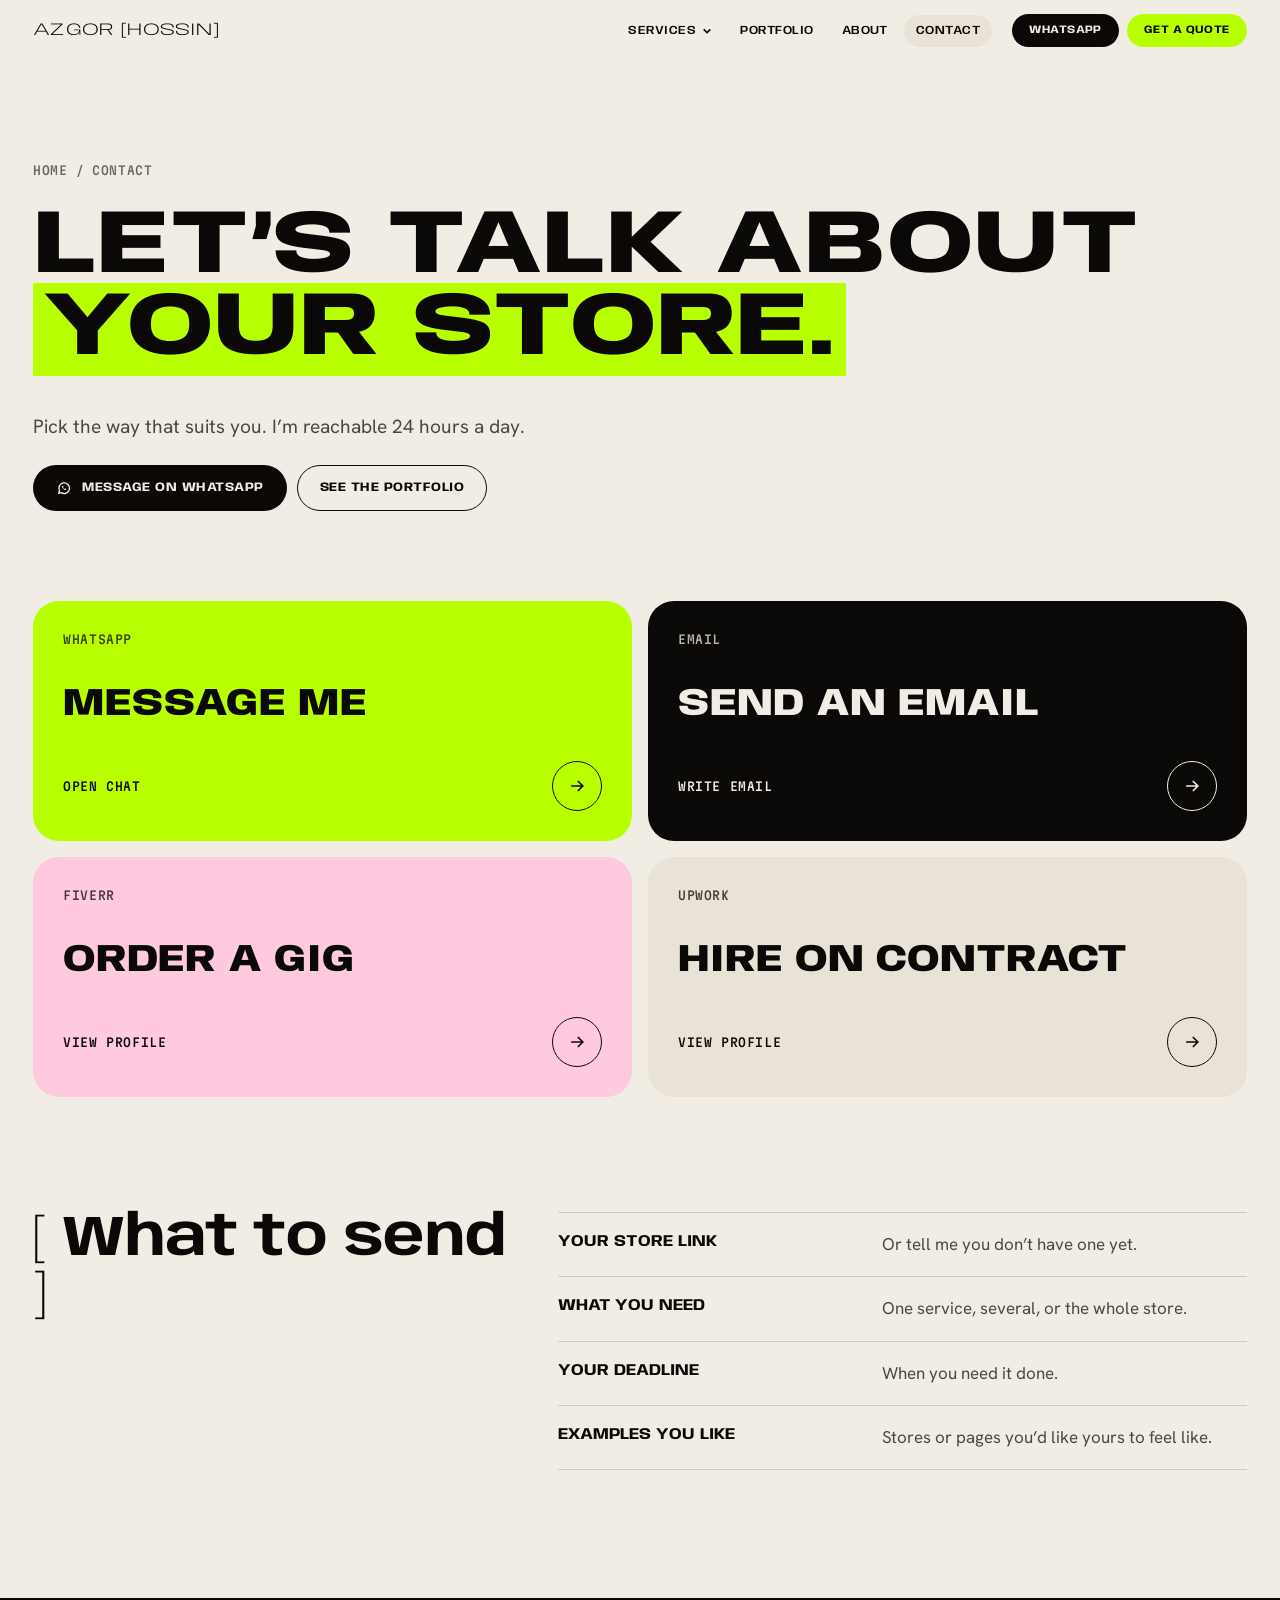
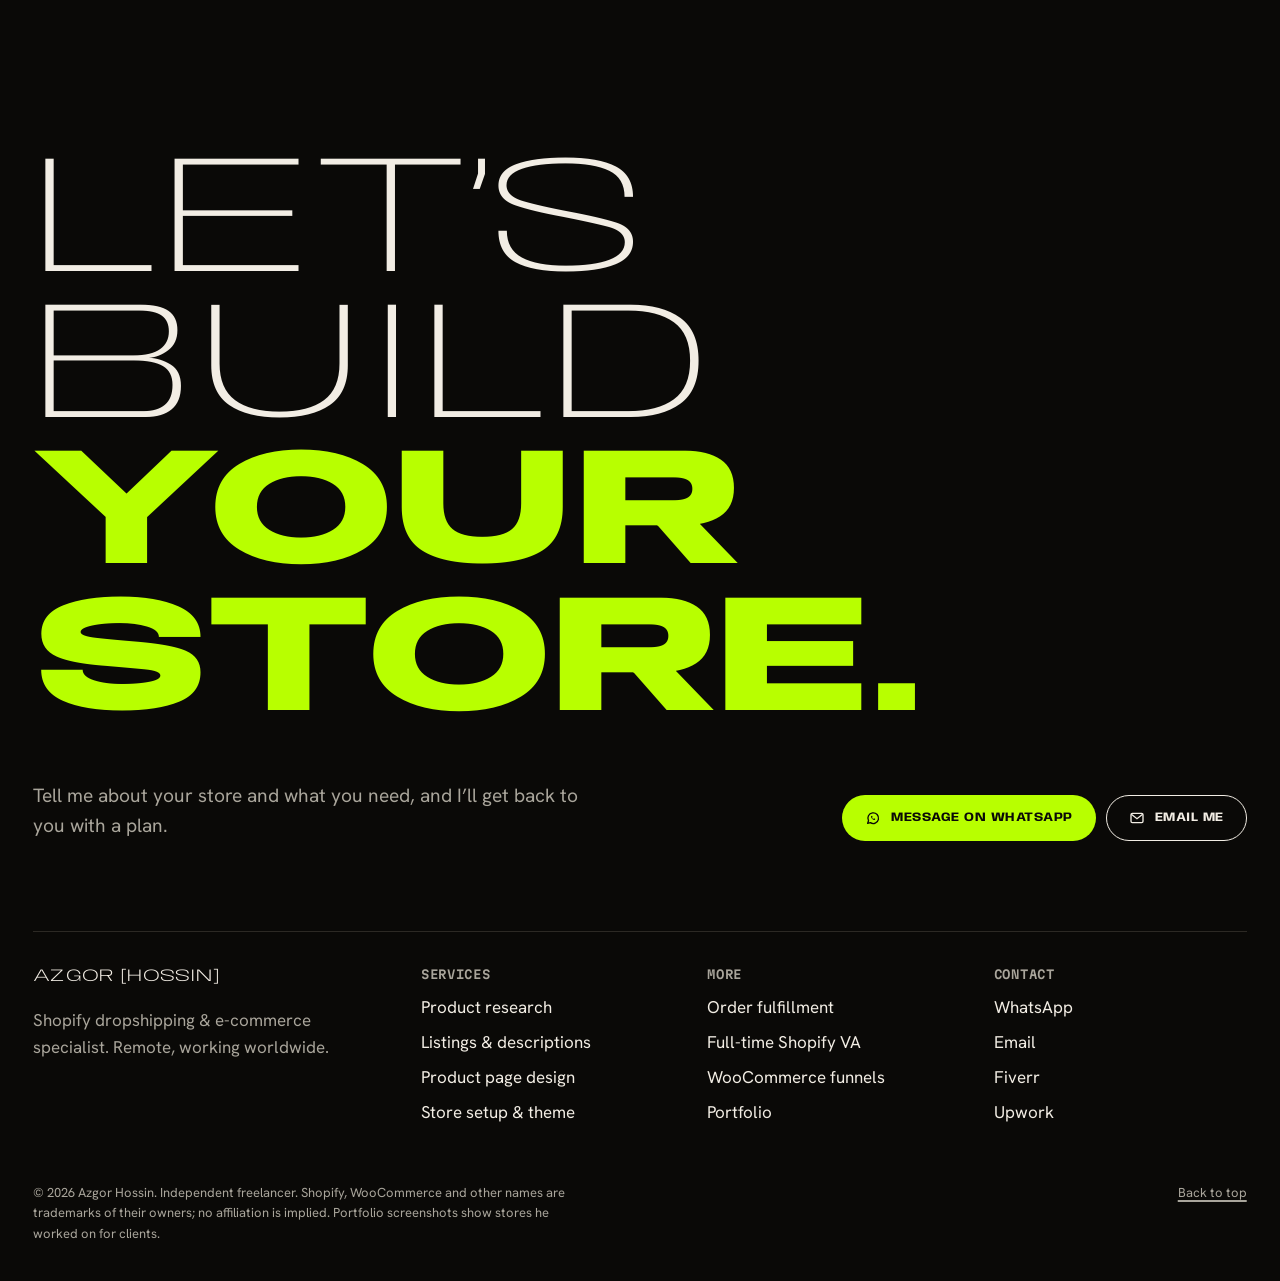
<file: contact.html>
<!doctype html>
<html lang="en">
<head>
  <meta charset="utf-8">
  <meta name="viewport" content="width=device-width, initial-scale=1">
  <title>Contact Azgor Hossin — Hire a Shopify Specialist</title>
  <meta name="description" content="Message Azgor Hossin on WhatsApp or email, or hire him on Fiverr or Upwork, for Shopify product research, listings, page design, fulfillment or a full-time VA.">
  <meta name="theme-color" content="#f2ede4">
  <meta property="og:title" content="Contact Azgor Hossin — Hire a Shopify Specialist">
  <meta property="og:description" content="Message Azgor Hossin on WhatsApp or email, or hire him on Fiverr or Upwork, for Shopify product research, listings, page design, fulfillment or a full-time VA.">
  <meta property="og:type" content="website">
  <meta property="og:image" content="https://azgor-portfolio.vercel.app/img/work/store-mojo-beauty.webp">
  <link rel="icon" href="/favicon.svg" type="image/svg+xml">
  <link rel="preconnect" href="https://fonts.googleapis.com">
  <link rel="preconnect" href="https://fonts.gstatic.com" crossorigin>
  <link rel="stylesheet" href="https://fonts.googleapis.com/css2?family=Anybody:wdth,wght@50..150,100..900&family=Hanken+Grotesk:wght@400;500;600;700&family=Martian+Mono:wdth,wght@75..112.5,400..700&display=swap">
  <link rel="stylesheet" href="/styles.css">
  <script>document.documentElement.classList.add('js')</script>
</head>
<body>
<!--
THESIS: A Shopify specialist's site where his real store pages are the portrait; refuses the category's gradient hero and icon-card grid.
OWN-WORLD: Layout after alejandroha.com: giant thin-wide name, [bracket] headings, pill buttons, generous air, one scroll-driven statement. Palette after silviamalavasi.com: warm white #f2ede4, black #0a0907, acid green #b8ff00, hot pink #ff006e, yellow #f3cf00. Anybody (wide, 100–900) for display, Hanken Grotesk for text, Martian Mono for data.
STORY: A store owner sees what he does, sees 36 real pages and a real research sheet, and messages him on WhatsApp.
FIRST VIEWPORT: Full-width name AZGOR [HOSSIN]; below it, left: headline, lead and WhatsApp/quote pills; right: four columns of his store pages drifting upward.
FORM: User-pinned direction (alejandroha.com layout + silviamalavasi.com palette); seed key 5c66db7f superseded.
FINISH: unreviewed and undocumented is unfinished; this build ends with the finish review, the verdict, DESIGN.md, and every shipping raster carrying its provenance
-->
<a class="skip" href="#main">Skip to content</a>
<header class="nav nav--always" id="nav">
  <div class="nav__in">
    <a class="nav__brand" href="/" aria-label="Azgor Hossin, home">Azgor [Hossin]</a>
    <nav class="nav__links" aria-label="Main">
      <div class="nav__drop">
        <button type="button" aria-expanded="false" aria-controls="svc-menu">Services <svg viewBox="0 0 12 12" aria-hidden="true"><path d="M2 4l4 4 4-4" fill="none" stroke="currentColor" stroke-width="2"/></svg></button>
        <div class="nav__menu" id="svc-menu"><a href="/services">All services</a><a href="/services/product-research">Product research</a><a href="/services/product-listing">Listings & SEO descriptions</a><a href="/services/product-page-design">Product & landing page design</a><a href="/services/store-setup">Store setup & theme customization</a><a href="/services/order-fulfillment">Order fulfillment</a><a href="/services/shopify-va">Full-time Shopify VA</a><a href="/services/woocommerce-funnels">WooCommerce funnels</a></div>
      </div>
      <a href="/portfolio">Portfolio</a>
      <a href="/about">About</a>
      <a href="/contact" aria-current="page">Contact</a>
    </nav>
    <div class="nav__cta">
      <a class="pill pill--black pill--sm" data-link="whatsapp" href="/contact">WhatsApp</a>
      <a class="pill pill--acid pill--sm" href="/contact">Get a quote</a>
    </div>
    <button class="nav__burger" type="button" aria-label="Open menu" aria-expanded="false" aria-controls="menu"><svg viewBox="0 0 24 24" aria-hidden="true"><path d="M3 7h18M3 12h18M3 17h18" stroke="currentColor" stroke-width="2.2"/></svg></button>
  </div>
</header>
<div class="menu dark" id="menu" role="dialog" aria-modal="true" aria-label="Menu">
  <div class="menu__top"><a class="nav__brand" style="opacity:1;transform:none" href="/">Azgor [Hossin]</a><button class="menu__close" type="button" aria-label="Close menu"><svg viewBox="0 0 24 24" aria-hidden="true"><path d="M6 6l12 12M18 6L6 18" stroke="currentColor" stroke-width="2.5"/></svg></button></div>
  <nav aria-label="Mobile">
    <a href="/">Home</a>
    <a href="/services">Services</a>
    <a class="sub" href="/services/product-research">Product research</a>
    <a class="sub" href="/services/product-listing">Listings & SEO descriptions</a>
    <a class="sub" href="/services/product-page-design">Product & landing page design</a>
    <a class="sub" href="/services/store-setup">Store setup & theme customization</a>
    <a class="sub" href="/services/order-fulfillment">Order fulfillment</a>
    <a class="sub" href="/services/shopify-va">Full-time Shopify VA</a>
    <a class="sub" href="/services/woocommerce-funnels">WooCommerce funnels</a>
    <a href="/portfolio">Portfolio</a>
    <a href="/about">About</a>
    <a href="/contact">Contact</a>
  </nav>
  <div class="menu__cta">
    <a class="pill pill--acid" data-link="whatsapp" href="/contact"><svg viewBox="0 0 24 24" aria-hidden="true"><path d="M4 20l1.3-3.9A8 8 0 1 1 8 19z" fill="none" stroke="currentColor" stroke-width="2" stroke-linejoin="round"/><path d="M9 9.5c0 3 2.5 5.5 5.5 5.5l1-1.5-2-1-1 1c-1-.5-1.5-1-2-2l1-1-1-2z" fill="currentColor"/></svg> Message on WhatsApp</a>
    <a class="pill pill--line" data-link="email" href="/contact"><svg viewBox="0 0 24 24" aria-hidden="true"><rect x="3" y="5" width="18" height="14" rx="2" fill="none" stroke="currentColor" stroke-width="2"/><path d="M3.5 6.5l8.5 6.5 8.5-6.5" fill="none" stroke="currentColor" stroke-width="2"/></svg> Email me</a>
  </div>
</div>
<main id="main">
<section class="wrap phero">
  <p class="phero__crumbs meta"><a href="/">Home</a><span aria-hidden="true">/</span>Contact</p>
  <h1 class="h-xl">Let’s talk about <span class="mark">your store.</span></h1>
  <div class="phero__grid">
    <div class="stack">
      <p class="lead">Pick the way that suits you. I’m reachable 24 hours a day.</p>
      <div class="cta">
        <a class="pill pill--black" data-link="whatsapp" href="/contact"><svg viewBox="0 0 24 24" aria-hidden="true"><path d="M4 20l1.3-3.9A8 8 0 1 1 8 19z" fill="none" stroke="currentColor" stroke-width="2" stroke-linejoin="round"/><path d="M9 9.5c0 3 2.5 5.5 5.5 5.5l1-1.5-2-1-1 1c-1-.5-1.5-1-2-2l1-1-1-2z" fill="currentColor"/></svg> Message on WhatsApp</a>
        <a class="pill pill--line" href="/portfolio">See the portfolio</a>
      </div>
    </div>
    
  </div>
</section>
<section class="wrap" style="padding-bottom:clamp(80px,10vw,140px)" aria-label="Ways to reach me">
  <div class="contacts">
    <a class="contact contact--acid" data-link="whatsapp" href="#">
      <span class="contact__k meta">WhatsApp</span>
      <span class="contact__v" data-show="whatsapp">Message me</span>
      <span class="contact__go"><span class="meta">Open chat</span><span class="row__go" aria-hidden="true"><svg viewBox="0 0 24 24" aria-hidden="true"><path d="M5 12h14M13 6l6 6-6 6" fill="none" stroke="currentColor" stroke-width="2"/></svg></span></span>
    </a>
    <a class="contact contact--black" data-link="email" href="#">
      <span class="contact__k meta">Email</span>
      <span class="contact__v" data-show="email">Send an email</span>
      <span class="contact__go"><span class="meta">Write email</span><span class="row__go" aria-hidden="true"><svg viewBox="0 0 24 24" aria-hidden="true"><path d="M5 12h14M13 6l6 6-6 6" fill="none" stroke="currentColor" stroke-width="2"/></svg></span></span>
    </a>
    <a class="contact contact--pink" data-link="fiverr" href="#">
      <span class="contact__k meta">Fiverr</span>
      <span class="contact__v">Order a gig</span>
      <span class="contact__go"><span class="meta">View profile</span><span class="row__go" aria-hidden="true"><svg viewBox="0 0 24 24" aria-hidden="true"><path d="M5 12h14M13 6l6 6-6 6" fill="none" stroke="currentColor" stroke-width="2"/></svg></span></span>
    </a>
    <a class="contact" data-link="upwork" href="#">
      <span class="contact__k meta">Upwork</span>
      <span class="contact__v">Hire on contract</span>
      <span class="contact__go"><span class="meta">View profile</span><span class="row__go" aria-hidden="true"><svg viewBox="0 0 24 24" aria-hidden="true"><path d="M5 12h14M13 6l6 6-6 6" fill="none" stroke="currentColor" stroke-width="2"/></svg></span></span>
    </a>
  </div>

  <div class="split" style="margin-top:clamp(80px,9vw,130px)">
    <h2 class="bracket">What to send</h2>
    <ul class="list-lines">
      <li><b>Your store link</b><span>Or tell me you don’t have one yet.</span></li>
      <li><b>What you need</b><span>One service, several, or the whole store.</span></li>
      <li><b>Your deadline</b><span>When you need it done.</span></li>
      <li><b>Examples you like</b><span>Stores or pages you’d like yours to feel like.</span></li>
    </ul>
  </div>
</section>
</main>
<section class="dark" aria-labelledby="closer-title">
  <div class="wrap closer">
    <h2 id="closer-title" class="closer__big">Let’s build <em>your store.</em></h2>
    <div class="closer__row">
      <p class="lead">Tell me about your store and what you need, and I’ll get back to you with a plan.</p>
      <div class="cta">
        <a class="pill pill--acid" data-link="whatsapp" href="/contact"><svg viewBox="0 0 24 24" aria-hidden="true"><path d="M4 20l1.3-3.9A8 8 0 1 1 8 19z" fill="none" stroke="currentColor" stroke-width="2" stroke-linejoin="round"/><path d="M9 9.5c0 3 2.5 5.5 5.5 5.5l1-1.5-2-1-1 1c-1-.5-1.5-1-2-2l1-1-1-2z" fill="currentColor"/></svg> Message on WhatsApp</a>
        <a class="pill pill--line" data-link="email" href="/contact"><svg viewBox="0 0 24 24" aria-hidden="true"><rect x="3" y="5" width="18" height="14" rx="2" fill="none" stroke="currentColor" stroke-width="2"/><path d="M3.5 6.5l8.5 6.5 8.5-6.5" fill="none" stroke="currentColor" stroke-width="2"/></svg> Email me</a>
      </div>
    </div>
  </div>
  <footer class="wrap foot">
    <div class="foot__grid">
      <div class="stack">
        <a class="nav__brand" style="opacity:1;transform:none" href="/">Azgor [Hossin]</a>
        <p class="muted" style="margin:0;color:var(--on-black-2)">Shopify dropshipping &amp; e-commerce specialist. Remote, working worldwide.</p>
      </div>
      <div><h3>Services</h3><ul><li><a href="/services/product-research">Product research</a></li><li><a href="/services/product-listing">Listings & descriptions</a></li><li><a href="/services/product-page-design">Product page design</a></li><li><a href="/services/store-setup">Store setup & theme</a></li></ul></div>
      <div><h3>More</h3><ul><li><a href="/services/order-fulfillment">Order fulfillment</a></li><li><a href="/services/shopify-va">Full-time Shopify VA</a></li><li><a href="/services/woocommerce-funnels">WooCommerce funnels</a></li><li><a href="/portfolio">Portfolio</a></li></ul></div>
      <div><h3>Contact</h3><ul><li><a data-link="whatsapp" href="/contact">WhatsApp</a></li><li><a data-link="email" href="/contact">Email</a></li><li><a data-link="fiverr" href="/contact">Fiverr</a></li><li><a data-link="upwork" href="/contact">Upwork</a></li></ul></div>
    </div>
    <div class="foot__small">
      <p>© <span data-year>2026</span> Azgor Hossin. Independent freelancer. Shopify, WooCommerce and other names are trademarks of their owners; no affiliation is implied. Portfolio screenshots show stores he worked on for clients.</p>
      <a href="#main">Back to top</a>
    </div>
  </footer>
</section>
<dialog class="viewer" id="viewer" aria-label="Full page view">
  <div class="viewer__bar">
    <p class="viewer__cap meta" id="viewer-cap"></p>
    <div class="viewer__ctl">
      <button type="button" class="viewer__btn" data-step="-1" aria-label="Previous"><svg viewBox="0 0 24 24" aria-hidden="true"><path d="M15 5l-7 7 7 7" fill="none" stroke="currentColor" stroke-width="2.5"/></svg></button>
      <button type="button" class="viewer__btn" data-step="1" aria-label="Next"><svg viewBox="0 0 24 24" aria-hidden="true"><path d="M9 5l7 7-7 7" fill="none" stroke="currentColor" stroke-width="2.5"/></svg></button>
      <button type="button" class="viewer__btn viewer__btn--close" data-close aria-label="Close"><svg viewBox="0 0 24 24" aria-hidden="true"><path d="M6 6l12 12M18 6L6 18" stroke="currentColor" stroke-width="2.5"/></svg></button>
    </div>
  </div>
  <div class="viewer__scroll" id="viewer-scroll"></div>
</dialog>
<script src="/script.js" defer></script>
</body>
</html>
</file>
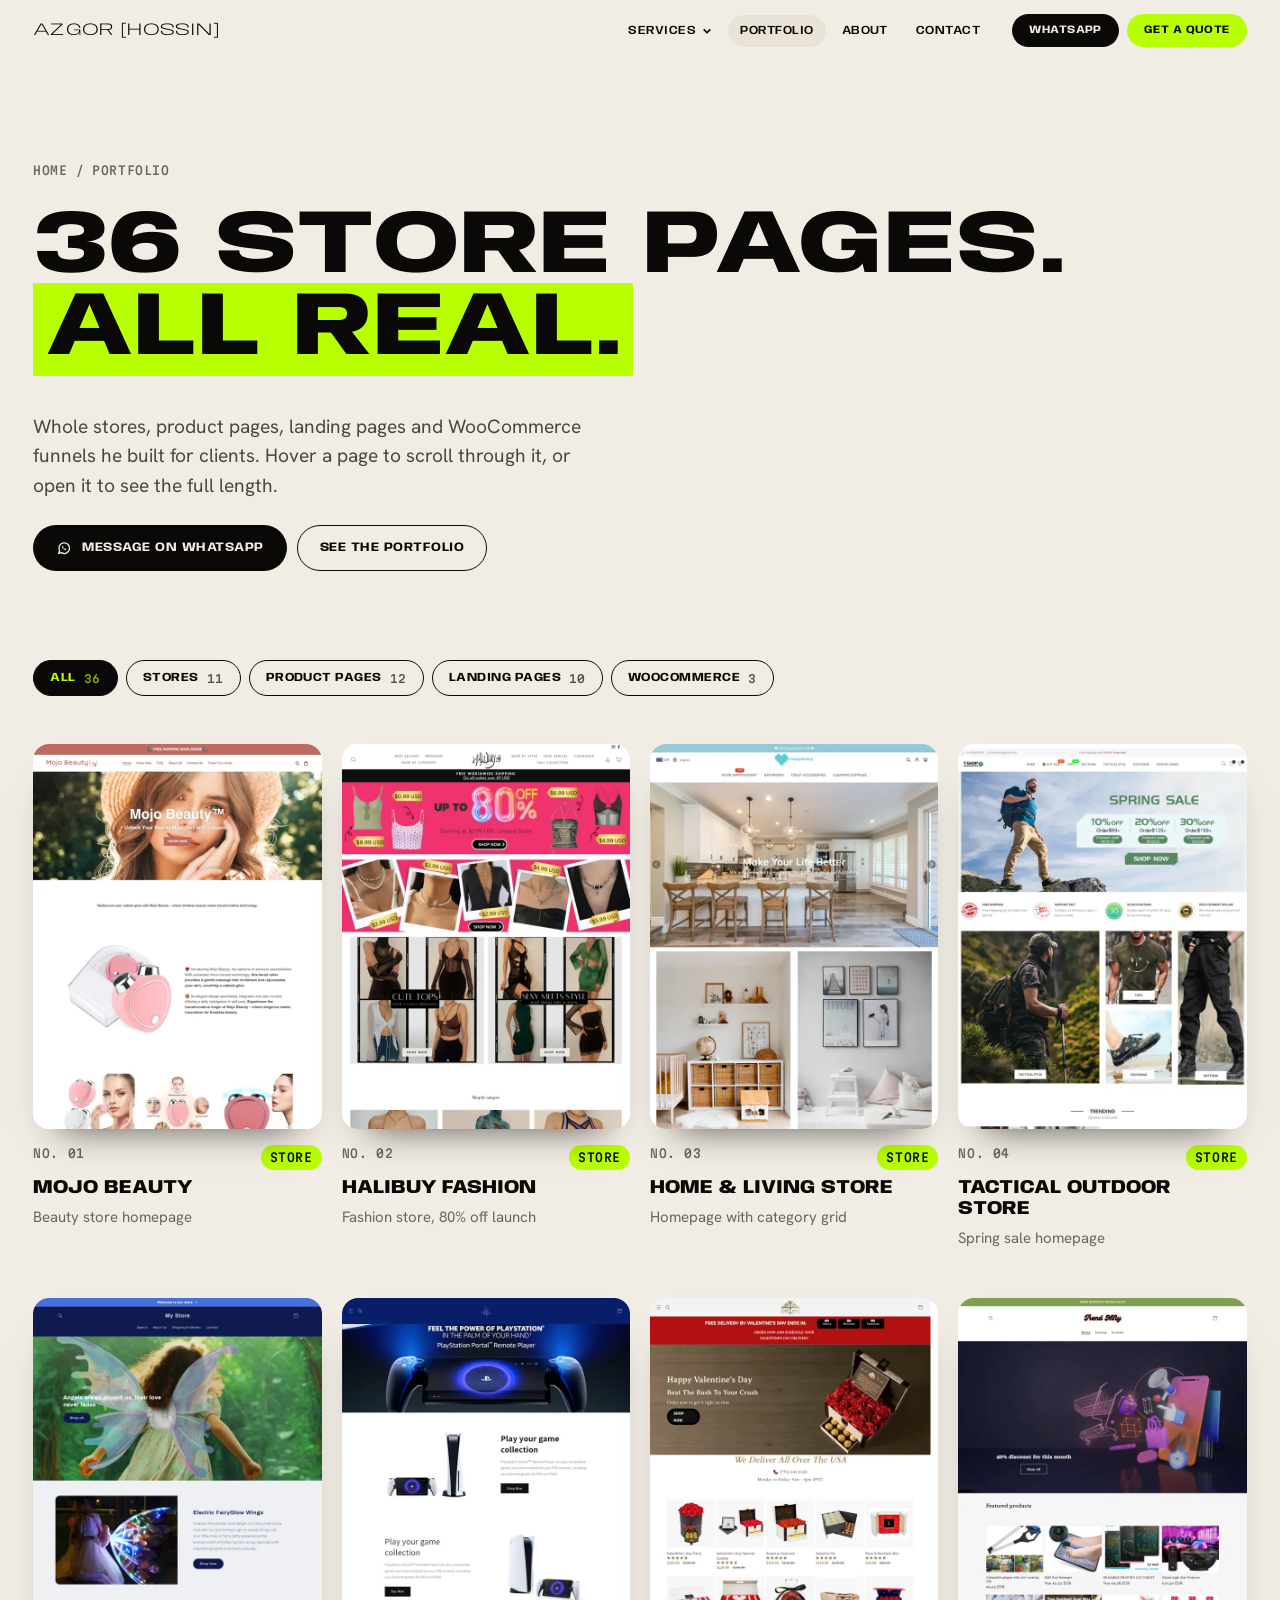
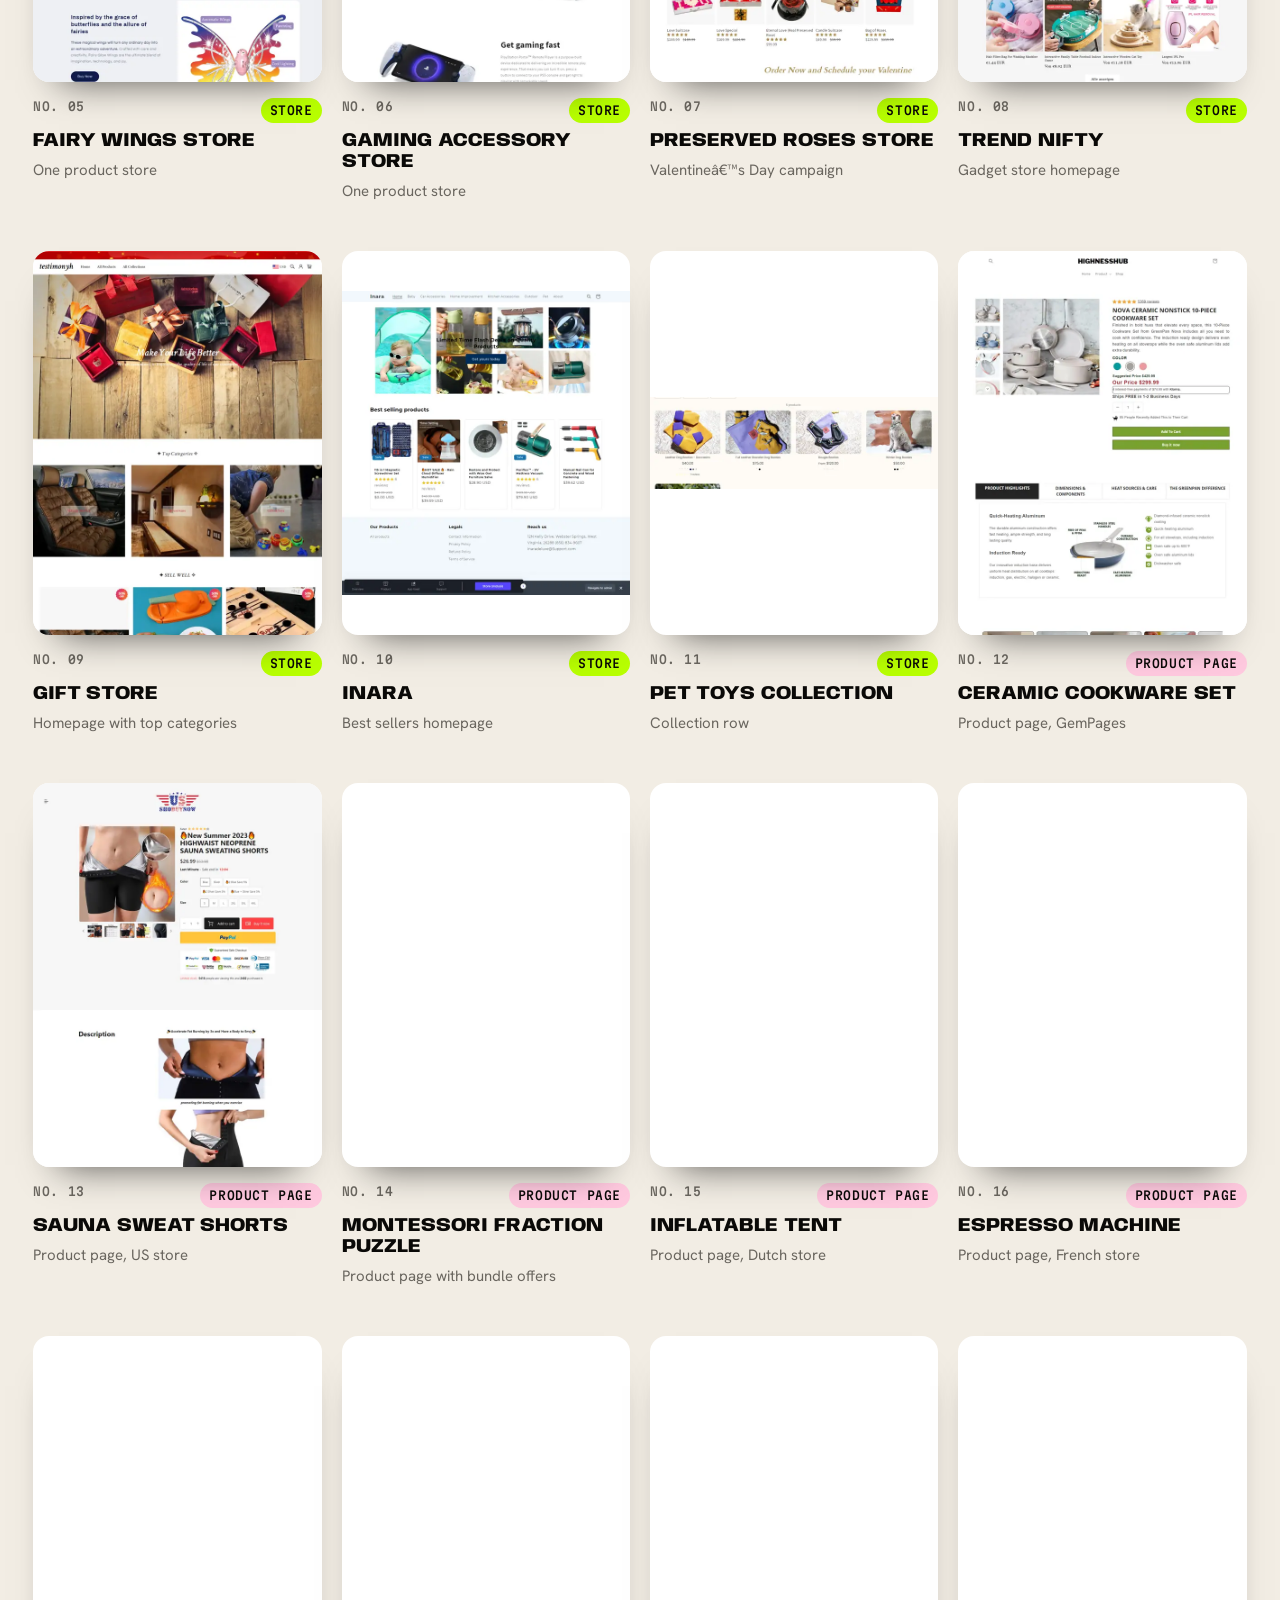
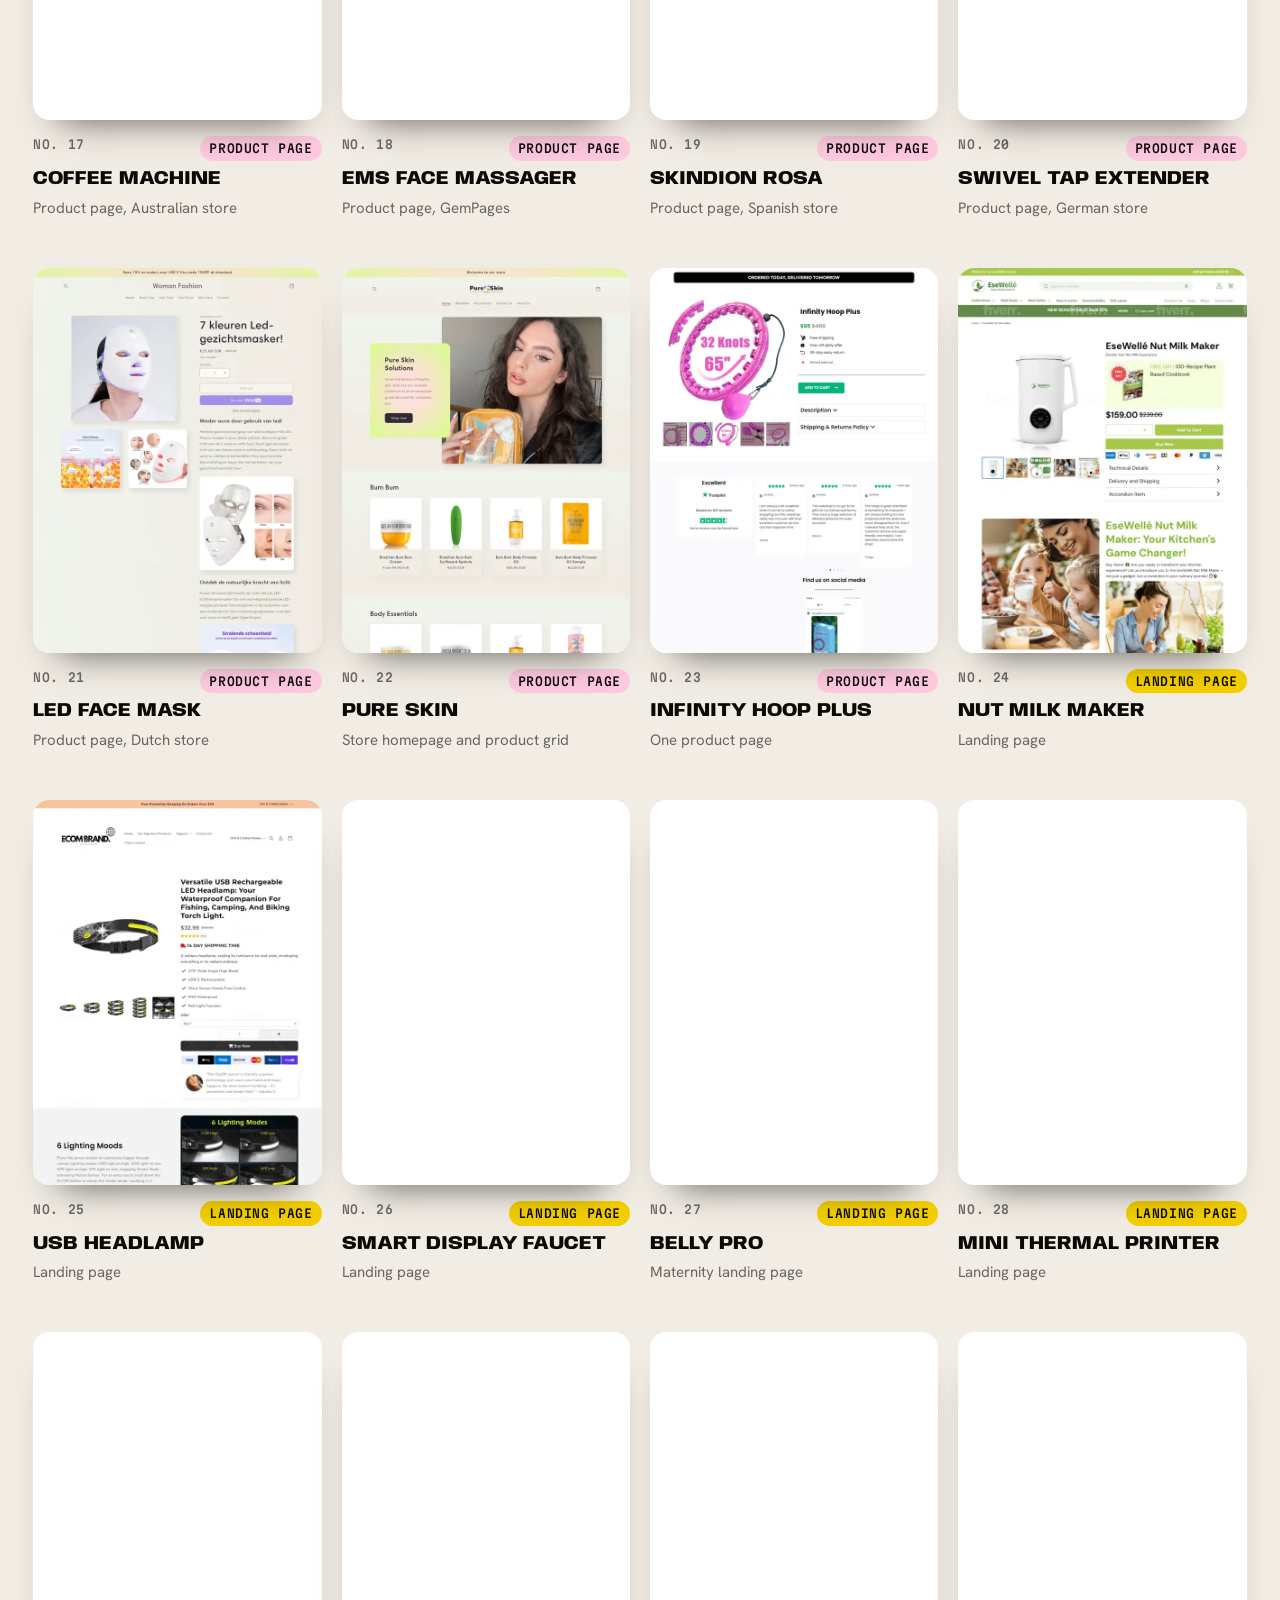
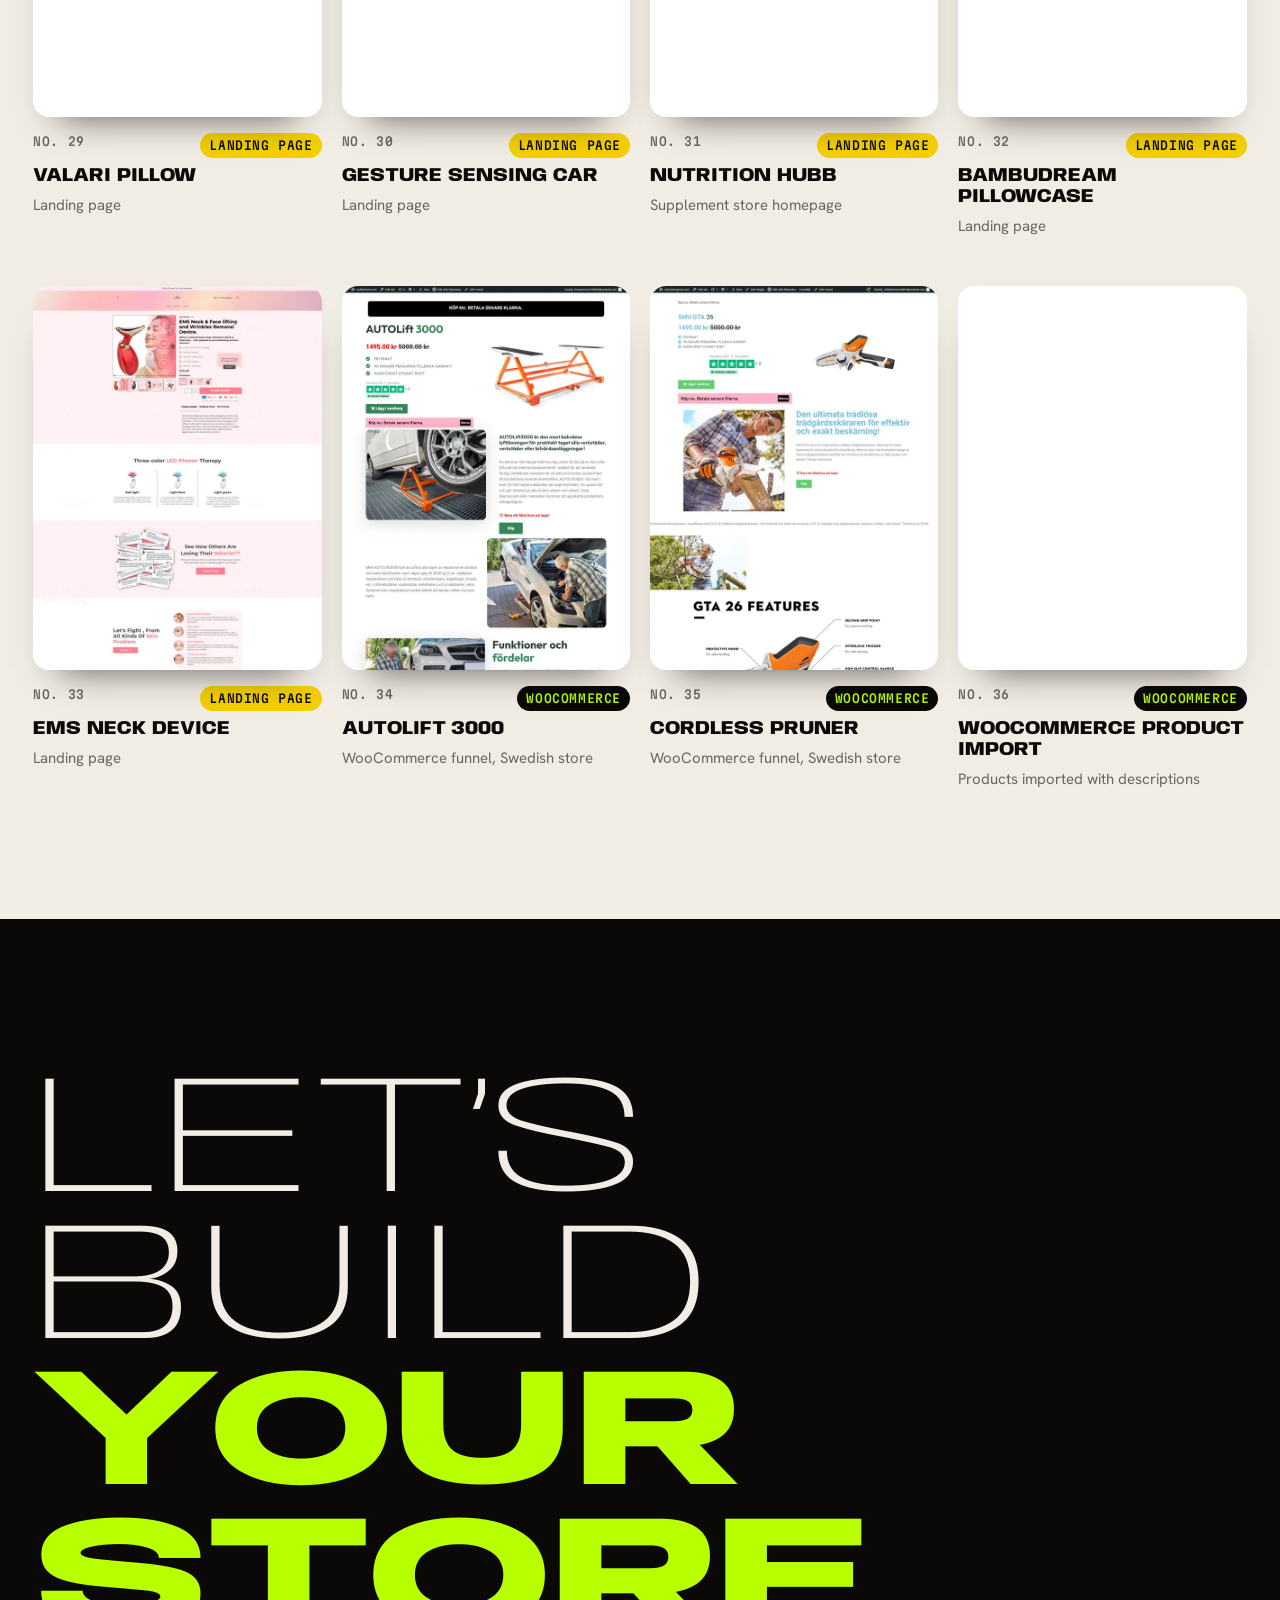
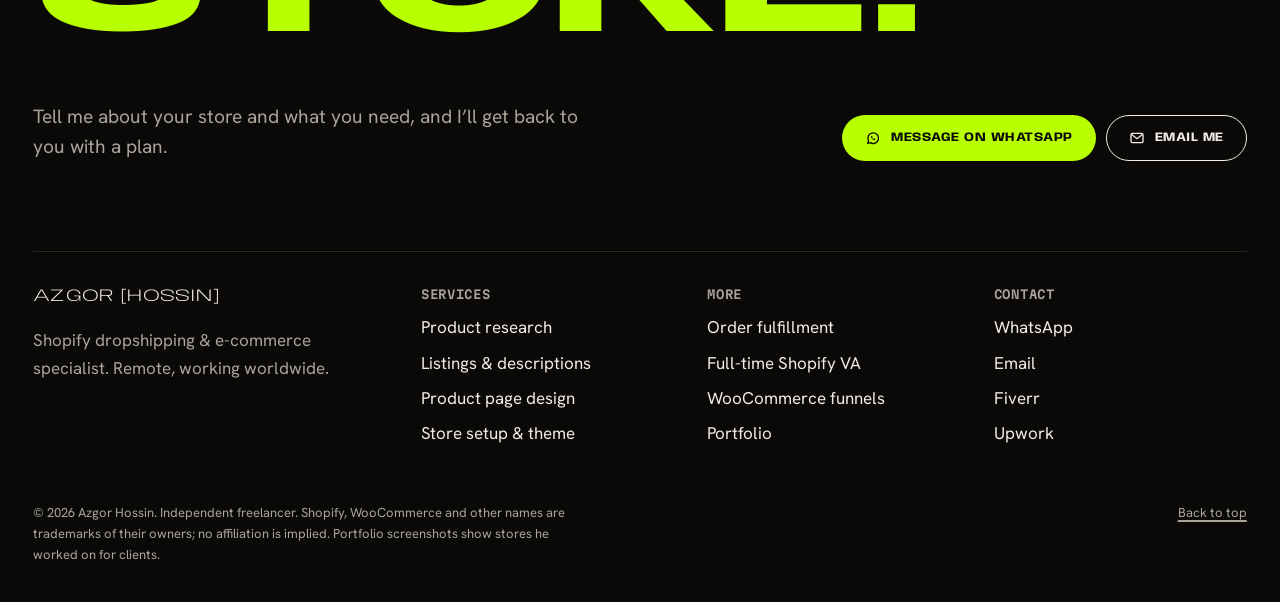
<file: portfolio.html>
<!doctype html>
<html lang="en">
<head>
  <meta charset="utf-8">
  <meta name="viewport" content="width=device-width, initial-scale=1">
  <title>Portfolio — 36 Shopify Store Pages by Azgor Hossin</title>
  <meta name="description" content="36 real Shopify and WooCommerce pages Azgor Hossin built: whole stores, product pages, landing pages and WooCommerce funnels.">
  <meta name="theme-color" content="#f2ede4">
  <meta property="og:title" content="Portfolio — 36 Shopify Store Pages by Azgor Hossin">
  <meta property="og:description" content="36 real Shopify and WooCommerce pages Azgor Hossin built: whole stores, product pages, landing pages and WooCommerce funnels.">
  <meta property="og:type" content="website">
  <meta property="og:image" content="https://azgor-portfolio.vercel.app/img/work/store-mojo-beauty.webp">
  <link rel="icon" href="/favicon.svg" type="image/svg+xml">
  <link rel="preconnect" href="https://fonts.googleapis.com">
  <link rel="preconnect" href="https://fonts.gstatic.com" crossorigin>
  <link rel="stylesheet" href="https://fonts.googleapis.com/css2?family=Anybody:wdth,wght@50..150,100..900&family=Hanken+Grotesk:wght@400;500;600;700&family=Martian+Mono:wdth,wght@75..112.5,400..700&display=swap">
  <link rel="stylesheet" href="/styles.css">
  <script>document.documentElement.classList.add('js')</script>
</head>
<body>
<!--
THESIS: A Shopify specialist's site where his real store pages are the portrait; refuses the category's gradient hero and icon-card grid.
OWN-WORLD: Layout after alejandroha.com: giant thin-wide name, [bracket] headings, pill buttons, generous air, one scroll-driven statement. Palette after silviamalavasi.com: warm white #f2ede4, black #0a0907, acid green #b8ff00, hot pink #ff006e, yellow #f3cf00. Anybody (wide, 100–900) for display, Hanken Grotesk for text, Martian Mono for data.
STORY: A store owner sees what he does, sees 36 real pages and a real research sheet, and messages him on WhatsApp.
FIRST VIEWPORT: Full-width name AZGOR [HOSSIN]; below it, left: headline, lead and WhatsApp/quote pills; right: four columns of his store pages drifting upward.
FORM: User-pinned direction (alejandroha.com layout + silviamalavasi.com palette); seed key 5c66db7f superseded.
FINISH: unreviewed and undocumented is unfinished; this build ends with the finish review, the verdict, DESIGN.md, and every shipping raster carrying its provenance
-->
<a class="skip" href="#main">Skip to content</a>
<header class="nav nav--always" id="nav">
  <div class="nav__in">
    <a class="nav__brand" href="/" aria-label="Azgor Hossin, home">Azgor [Hossin]</a>
    <nav class="nav__links" aria-label="Main">
      <div class="nav__drop">
        <button type="button" aria-expanded="false" aria-controls="svc-menu">Services <svg viewBox="0 0 12 12" aria-hidden="true"><path d="M2 4l4 4 4-4" fill="none" stroke="currentColor" stroke-width="2"/></svg></button>
        <div class="nav__menu" id="svc-menu"><a href="/services">All services</a><a href="/services/product-research">Product research</a><a href="/services/product-listing">Listings & SEO descriptions</a><a href="/services/product-page-design">Product & landing page design</a><a href="/services/store-setup">Store setup & theme customization</a><a href="/services/order-fulfillment">Order fulfillment</a><a href="/services/shopify-va">Full-time Shopify VA</a><a href="/services/woocommerce-funnels">WooCommerce funnels</a></div>
      </div>
      <a href="/portfolio" aria-current="page">Portfolio</a>
      <a href="/about">About</a>
      <a href="/contact">Contact</a>
    </nav>
    <div class="nav__cta">
      <a class="pill pill--black pill--sm" data-link="whatsapp" href="/contact">WhatsApp</a>
      <a class="pill pill--acid pill--sm" href="/contact">Get a quote</a>
    </div>
    <button class="nav__burger" type="button" aria-label="Open menu" aria-expanded="false" aria-controls="menu"><svg viewBox="0 0 24 24" aria-hidden="true"><path d="M3 7h18M3 12h18M3 17h18" stroke="currentColor" stroke-width="2.2"/></svg></button>
  </div>
</header>
<div class="menu dark" id="menu" role="dialog" aria-modal="true" aria-label="Menu">
  <div class="menu__top"><a class="nav__brand" style="opacity:1;transform:none" href="/">Azgor [Hossin]</a><button class="menu__close" type="button" aria-label="Close menu"><svg viewBox="0 0 24 24" aria-hidden="true"><path d="M6 6l12 12M18 6L6 18" stroke="currentColor" stroke-width="2.5"/></svg></button></div>
  <nav aria-label="Mobile">
    <a href="/">Home</a>
    <a href="/services">Services</a>
    <a class="sub" href="/services/product-research">Product research</a>
    <a class="sub" href="/services/product-listing">Listings & SEO descriptions</a>
    <a class="sub" href="/services/product-page-design">Product & landing page design</a>
    <a class="sub" href="/services/store-setup">Store setup & theme customization</a>
    <a class="sub" href="/services/order-fulfillment">Order fulfillment</a>
    <a class="sub" href="/services/shopify-va">Full-time Shopify VA</a>
    <a class="sub" href="/services/woocommerce-funnels">WooCommerce funnels</a>
    <a href="/portfolio">Portfolio</a>
    <a href="/about">About</a>
    <a href="/contact">Contact</a>
  </nav>
  <div class="menu__cta">
    <a class="pill pill--acid" data-link="whatsapp" href="/contact"><svg viewBox="0 0 24 24" aria-hidden="true"><path d="M4 20l1.3-3.9A8 8 0 1 1 8 19z" fill="none" stroke="currentColor" stroke-width="2" stroke-linejoin="round"/><path d="M9 9.5c0 3 2.5 5.5 5.5 5.5l1-1.5-2-1-1 1c-1-.5-1.5-1-2-2l1-1-1-2z" fill="currentColor"/></svg> Message on WhatsApp</a>
    <a class="pill pill--line" data-link="email" href="/contact"><svg viewBox="0 0 24 24" aria-hidden="true"><rect x="3" y="5" width="18" height="14" rx="2" fill="none" stroke="currentColor" stroke-width="2"/><path d="M3.5 6.5l8.5 6.5 8.5-6.5" fill="none" stroke="currentColor" stroke-width="2"/></svg> Email me</a>
  </div>
</div>
<main id="main">
<section class="wrap phero">
  <p class="phero__crumbs meta"><a href="/">Home</a><span aria-hidden="true">/</span>Portfolio</p>
  <h1 class="h-xl">36 store pages. <span class="mark">All real.</span></h1>
  <div class="phero__grid">
    <div class="stack">
      <p class="lead">Whole stores, product pages, landing pages and WooCommerce funnels he built for clients. Hover a page to scroll through it, or open it to see the full length.</p>
      <div class="cta">
        <a class="pill pill--black" data-link="whatsapp" href="/contact"><svg viewBox="0 0 24 24" aria-hidden="true"><path d="M4 20l1.3-3.9A8 8 0 1 1 8 19z" fill="none" stroke="currentColor" stroke-width="2" stroke-linejoin="round"/><path d="M9 9.5c0 3 2.5 5.5 5.5 5.5l1-1.5-2-1-1 1c-1-.5-1.5-1-2-2l1-1-1-2z" fill="currentColor"/></svg> Message on WhatsApp</a>
        <a class="pill pill--line" href="/portfolio">See the portfolio</a>
      </div>
    </div>
    
  </div>
</section>
<section class="wrap" style="padding-bottom:clamp(80px,10vw,140px)" aria-label="Portfolio">
  <div class="filters" role="group" aria-label="Filter portfolio">
    <button type="button" class="filter is-on" data-filter="all" aria-pressed="true">All <span>36</span></button>
    <button type="button" class="filter" data-filter="store" aria-pressed="false">Stores <span>11</span></button>
    <button type="button" class="filter" data-filter="pdp" aria-pressed="false">Product pages <span>12</span></button>
    <button type="button" class="filter" data-filter="lp" aria-pressed="false">Landing pages <span>10</span></button>
    <button type="button" class="filter" data-filter="woo" aria-pressed="false">WooCommerce <span>3</span></button>
  </div>
  <ul class="wall ">
    <li class="card" data-cat="store">
      <button class="card__frame" type="button" data-full="/img/work/store-mojo-beauty.webp" data-caption="Mojo Beauty · Beauty store homepage" aria-label="Open full page: Mojo Beauty">
        <img src="/img/work/store-mojo-beauty.webp" width="640" height="3068" alt="Mojo Beauty: beauty store homepage, built by Azgor" loading="lazy" decoding="async">
      </button>
      <p class="card__meta meta"><span>No. 01</span><span class="card__cat">Store</span></p>
      <p class="card__t">Mojo Beauty</p>
      <p class="card__s">Beauty store homepage</p>
    </li>
    <li class="card" data-cat="store">
      <button class="card__frame" type="button" data-full="/img/work/store-halibuy-fashion.webp" data-caption="Halibuy Fashion · Fashion store, 80% off launch" aria-label="Open full page: Halibuy Fashion">
        <img src="/img/work/store-halibuy-fashion.webp" width="640" height="3202" alt="Halibuy Fashion: fashion store, 80% off launch, built by Azgor" loading="lazy" decoding="async">
      </button>
      <p class="card__meta meta"><span>No. 02</span><span class="card__cat">Store</span></p>
      <p class="card__t">Halibuy Fashion</p>
      <p class="card__s">Fashion store, 80% off launch</p>
    </li>
    <li class="card" data-cat="store">
      <button class="card__frame" type="button" data-full="/img/work/store-home-living.webp" data-caption="Home & living store · Homepage with category grid" aria-label="Open full page: Home & living store">
        <img src="/img/work/store-home-living.webp" width="640" height="3220" alt="Home & living store: homepage with category grid, built by Azgor" loading="lazy" decoding="async">
      </button>
      <p class="card__meta meta"><span>No. 03</span><span class="card__cat">Store</span></p>
      <p class="card__t">Home & living store</p>
      <p class="card__s">Homepage with category grid</p>
    </li>
    <li class="card" data-cat="store">
      <button class="card__frame" type="button" data-full="/img/work/store-tactical-outdoor.webp" data-caption="Tactical outdoor store · Spring sale homepage" aria-label="Open full page: Tactical outdoor store">
        <img src="/img/work/store-tactical-outdoor.webp" width="640" height="1540" alt="Tactical outdoor store: spring sale homepage, built by Azgor" loading="lazy" decoding="async">
      </button>
      <p class="card__meta meta"><span>No. 04</span><span class="card__cat">Store</span></p>
      <p class="card__t">Tactical outdoor store</p>
      <p class="card__s">Spring sale homepage</p>
    </li>
    <li class="card" data-cat="store">
      <button class="card__frame" type="button" data-full="/img/work/store-fairy-wings.webp" data-caption="Fairy wings store · One product store" aria-label="Open full page: Fairy wings store">
        <img src="/img/work/store-fairy-wings.webp" width="640" height="2002" alt="Fairy wings store: one product store, built by Azgor" loading="lazy" decoding="async">
      </button>
      <p class="card__meta meta"><span>No. 05</span><span class="card__cat">Store</span></p>
      <p class="card__t">Fairy wings store</p>
      <p class="card__s">One product store</p>
    </li>
    <li class="card" data-cat="store">
      <button class="card__frame" type="button" data-full="/img/work/store-playstation-portal.webp" data-caption="Gaming accessory store · One product store" aria-label="Open full page: Gaming accessory store">
        <img src="/img/work/store-playstation-portal.webp" width="640" height="1136" alt="Gaming accessory store: one product store, built by Azgor" loading="lazy" decoding="async">
      </button>
      <p class="card__meta meta"><span>No. 06</span><span class="card__cat">Store</span></p>
      <p class="card__t">Gaming accessory store</p>
      <p class="card__s">One product store</p>
    </li>
    <li class="card" data-cat="store">
      <button class="card__frame" type="button" data-full="/img/work/store-valentine-roses.webp" data-caption="Preserved roses store · Valentineâ€™s Day campaign" aria-label="Open full page: Preserved roses store">
        <img src="/img/work/store-valentine-roses.webp" width="640" height="1318" alt="Preserved roses store: valentineâ€™s day campaign, built by Azgor" loading="lazy" decoding="async">
      </button>
      <p class="card__meta meta"><span>No. 07</span><span class="card__cat">Store</span></p>
      <p class="card__t">Preserved roses store</p>
      <p class="card__s">Valentineâ€™s Day campaign</p>
    </li>
    <li class="card" data-cat="store">
      <button class="card__frame" type="button" data-full="/img/work/store-trend-nifty.webp" data-caption="Trend Nifty · Gadget store homepage" aria-label="Open full page: Trend Nifty">
        <img src="/img/work/store-trend-nifty.webp" width="640" height="1258" alt="Trend Nifty: gadget store homepage, built by Azgor" loading="lazy" decoding="async">
      </button>
      <p class="card__meta meta"><span>No. 08</span><span class="card__cat">Store</span></p>
      <p class="card__t">Trend Nifty</p>
      <p class="card__s">Gadget store homepage</p>
    </li>
    <li class="card" data-cat="store">
      <button class="card__frame" type="button" data-full="/img/work/store-gifts.webp" data-caption="Gift store · Homepage with top categories" aria-label="Open full page: Gift store">
        <img src="/img/work/store-gifts.webp" width="640" height="1288" alt="Gift store: homepage with top categories, built by Azgor" loading="lazy" decoding="async">
      </button>
      <p class="card__meta meta"><span>No. 09</span><span class="card__cat">Store</span></p>
      <p class="card__t">Gift store</p>
      <p class="card__s">Homepage with top categories</p>
    </li>
    <li class="card" data-cat="store">
      <button class="card__frame" type="button" data-full="/img/work/store-inara.webp" data-caption="Inara · Best sellers homepage" aria-label="Open full page: Inara">
        <img src="/img/work/store-inara.webp" width="640" height="674" alt="Inara: best sellers homepage, built by Azgor" loading="lazy" decoding="async">
      </button>
      <p class="card__meta meta"><span>No. 10</span><span class="card__cat">Store</span></p>
      <p class="card__t">Inara</p>
      <p class="card__s">Best sellers homepage</p>
    </li>
    <li class="card" data-cat="store">
      <button class="card__frame" type="button" data-full="/img/work/store-pet-collection.webp" data-caption="Pet toys collection · Collection row" aria-label="Open full page: Pet toys collection">
        <img src="/img/work/store-pet-collection.webp" width="640" height="204" alt="Pet toys collection: collection row, built by Azgor" loading="lazy" decoding="async">
      </button>
      <p class="card__meta meta"><span>No. 11</span><span class="card__cat">Store</span></p>
      <p class="card__t">Pet toys collection</p>
      <p class="card__s">Collection row</p>
    </li>
    <li class="card" data-cat="pdp">
      <button class="card__frame" type="button" data-full="/img/work/pdp-cookware-set.webp" data-caption="Ceramic cookware set · Product page, GemPages" aria-label="Open full page: Ceramic cookware set">
        <img src="/img/work/pdp-cookware-set.webp" width="640" height="2942" alt="Ceramic cookware set: product page, gempages, built by Azgor" loading="lazy" decoding="async">
      </button>
      <p class="card__meta meta"><span>No. 12</span><span class="card__cat">Product page</span></p>
      <p class="card__t">Ceramic cookware set</p>
      <p class="card__s">Product page, GemPages</p>
    </li>
    <li class="card" data-cat="pdp">
      <button class="card__frame" type="button" data-full="/img/work/pdp-sauna-shorts.webp" data-caption="Sauna sweat shorts · Product page, US store" aria-label="Open full page: Sauna sweat shorts">
        <img src="/img/work/pdp-sauna-shorts.webp" width="640" height="5550" alt="Sauna sweat shorts: product page, us store, built by Azgor" loading="lazy" decoding="async">
      </button>
      <p class="card__meta meta"><span>No. 13</span><span class="card__cat">Product page</span></p>
      <p class="card__t">Sauna sweat shorts</p>
      <p class="card__s">Product page, US store</p>
    </li>
    <li class="card" data-cat="pdp">
      <button class="card__frame" type="button" data-full="/img/work/pdp-montessori-puzzle.webp" data-caption="Montessori fraction puzzle · Product page with bundle offers" aria-label="Open full page: Montessori fraction puzzle">
        <img src="/img/work/pdp-montessori-puzzle.webp" width="640" height="3724" alt="Montessori fraction puzzle: product page with bundle offers, built by Azgor" loading="lazy" decoding="async">
      </button>
      <p class="card__meta meta"><span>No. 14</span><span class="card__cat">Product page</span></p>
      <p class="card__t">Montessori fraction puzzle</p>
      <p class="card__s">Product page with bundle offers</p>
    </li>
    <li class="card" data-cat="pdp">
      <button class="card__frame" type="button" data-full="/img/work/pdp-inflatable-tent.webp" data-caption="Inflatable tent · Product page, Dutch store" aria-label="Open full page: Inflatable tent">
        <img src="/img/work/pdp-inflatable-tent.webp" width="640" height="2260" alt="Inflatable tent: product page, dutch store, built by Azgor" loading="lazy" decoding="async">
      </button>
      <p class="card__meta meta"><span>No. 15</span><span class="card__cat">Product page</span></p>
      <p class="card__t">Inflatable tent</p>
      <p class="card__s">Product page, Dutch store</p>
    </li>
    <li class="card" data-cat="pdp">
      <button class="card__frame" type="button" data-full="/img/work/pdp-espresso-fr.webp" data-caption="Espresso machine · Product page, French store" aria-label="Open full page: Espresso machine">
        <img src="/img/work/pdp-espresso-fr.webp" width="640" height="6400" alt="Espresso machine: product page, french store, built by Azgor" loading="lazy" decoding="async">
      </button>
      <p class="card__meta meta"><span>No. 16</span><span class="card__cat">Product page</span></p>
      <p class="card__t">Espresso machine</p>
      <p class="card__s">Product page, French store</p>
    </li>
    <li class="card" data-cat="pdp">
      <button class="card__frame" type="button" data-full="/img/work/pdp-coffee-machine.webp" data-caption="Coffee machine · Product page, Australian store" aria-label="Open full page: Coffee machine">
        <img src="/img/work/pdp-coffee-machine.webp" width="640" height="6400" alt="Coffee machine: product page, australian store, built by Azgor" loading="lazy" decoding="async">
      </button>
      <p class="card__meta meta"><span>No. 17</span><span class="card__cat">Product page</span></p>
      <p class="card__t">Coffee machine</p>
      <p class="card__s">Product page, Australian store</p>
    </li>
    <li class="card" data-cat="pdp">
      <button class="card__frame" type="button" data-full="/img/work/pdp-ems-massager.webp" data-caption="EMS face massager · Product page, GemPages" aria-label="Open full page: EMS face massager">
        <img src="/img/work/pdp-ems-massager.webp" width="640" height="2188" alt="EMS face massager: product page, gempages, built by Azgor" loading="lazy" decoding="async">
      </button>
      <p class="card__meta meta"><span>No. 18</span><span class="card__cat">Product page</span></p>
      <p class="card__t">EMS face massager</p>
      <p class="card__s">Product page, GemPages</p>
    </li>
    <li class="card" data-cat="pdp">
      <button class="card__frame" type="button" data-full="/img/work/pdp-skindion.webp" data-caption="Skindion Rosa · Product page, Spanish store" aria-label="Open full page: Skindion Rosa">
        <img src="/img/work/pdp-skindion.webp" width="640" height="3678" alt="Skindion Rosa: product page, spanish store, built by Azgor" loading="lazy" decoding="async">
      </button>
      <p class="card__meta meta"><span>No. 19</span><span class="card__cat">Product page</span></p>
      <p class="card__t">Skindion Rosa</p>
      <p class="card__s">Product page, Spanish store</p>
    </li>
    <li class="card" data-cat="pdp">
      <button class="card__frame" type="button" data-full="/img/work/pdp-swivel-tap.webp" data-caption="Swivel tap extender · Product page, German store" aria-label="Open full page: Swivel tap extender">
        <img src="/img/work/pdp-swivel-tap.webp" width="640" height="2842" alt="Swivel tap extender: product page, german store, built by Azgor" loading="lazy" decoding="async">
      </button>
      <p class="card__meta meta"><span>No. 20</span><span class="card__cat">Product page</span></p>
      <p class="card__t">Swivel tap extender</p>
      <p class="card__s">Product page, German store</p>
    </li>
    <li class="card" data-cat="pdp">
      <button class="card__frame" type="button" data-full="/img/work/pdp-led-mask.webp" data-caption="LED face mask · Product page, Dutch store" aria-label="Open full page: LED face mask">
        <img src="/img/work/pdp-led-mask.webp" width="640" height="2094" alt="LED face mask: product page, dutch store, built by Azgor" loading="lazy" decoding="async">
      </button>
      <p class="card__meta meta"><span>No. 21</span><span class="card__cat">Product page</span></p>
      <p class="card__t">LED face mask</p>
      <p class="card__s">Product page, Dutch store</p>
    </li>
    <li class="card" data-cat="pdp">
      <button class="card__frame" type="button" data-full="/img/work/pdp-pure-skin.webp" data-caption="Pure Skin · Store homepage and product grid" aria-label="Open full page: Pure Skin">
        <img src="/img/work/pdp-pure-skin.webp" width="640" height="1862" alt="Pure Skin: store homepage and product grid, built by Azgor" loading="lazy" decoding="async">
      </button>
      <p class="card__meta meta"><span>No. 22</span><span class="card__cat">Product page</span></p>
      <p class="card__t">Pure Skin</p>
      <p class="card__s">Store homepage and product grid</p>
    </li>
    <li class="card" data-cat="pdp">
      <button class="card__frame" type="button" data-full="/img/work/pdp-infinity-hoop.webp" data-caption="Infinity Hoop Plus · One product page" aria-label="Open full page: Infinity Hoop Plus">
        <img src="/img/work/pdp-infinity-hoop.webp" width="640" height="1058" alt="Infinity Hoop Plus: one product page, built by Azgor" loading="lazy" decoding="async">
      </button>
      <p class="card__meta meta"><span>No. 23</span><span class="card__cat">Product page</span></p>
      <p class="card__t">Infinity Hoop Plus</p>
      <p class="card__s">One product page</p>
    </li>
    <li class="card" data-cat="lp">
      <button class="card__frame" type="button" data-full="/img/work/lp-nut-milk-maker.webp" data-caption="Nut milk maker · Landing page" aria-label="Open full page: Nut milk maker">
        <img src="/img/work/lp-nut-milk-maker.webp" width="640" height="4014" alt="Nut milk maker: landing page, built by Azgor" loading="lazy" decoding="async">
      </button>
      <p class="card__meta meta"><span>No. 24</span><span class="card__cat">Landing page</span></p>
      <p class="card__t">Nut milk maker</p>
      <p class="card__s">Landing page</p>
    </li>
    <li class="card" data-cat="lp">
      <button class="card__frame" type="button" data-full="/img/work/lp-headlamp.webp" data-caption="USB headlamp · Landing page" aria-label="Open full page: USB headlamp">
        <img src="/img/work/lp-headlamp.webp" width="640" height="4860" alt="USB headlamp: landing page, built by Azgor" loading="lazy" decoding="async">
      </button>
      <p class="card__meta meta"><span>No. 25</span><span class="card__cat">Landing page</span></p>
      <p class="card__t">USB headlamp</p>
      <p class="card__s">Landing page</p>
    </li>
    <li class="card" data-cat="lp">
      <button class="card__frame" type="button" data-full="/img/work/lp-smart-faucet.webp" data-caption="Smart display faucet · Landing page" aria-label="Open full page: Smart display faucet">
        <img src="/img/work/lp-smart-faucet.webp" width="640" height="3686" alt="Smart display faucet: landing page, built by Azgor" loading="lazy" decoding="async">
      </button>
      <p class="card__meta meta"><span>No. 26</span><span class="card__cat">Landing page</span></p>
      <p class="card__t">Smart display faucet</p>
      <p class="card__s">Landing page</p>
    </li>
    <li class="card" data-cat="lp">
      <button class="card__frame" type="button" data-full="/img/work/lp-belly-pro.webp" data-caption="Belly Pro · Maternity landing page" aria-label="Open full page: Belly Pro">
        <img src="/img/work/lp-belly-pro.webp" width="640" height="5086" alt="Belly Pro: maternity landing page, built by Azgor" loading="lazy" decoding="async">
      </button>
      <p class="card__meta meta"><span>No. 27</span><span class="card__cat">Landing page</span></p>
      <p class="card__t">Belly Pro</p>
      <p class="card__s">Maternity landing page</p>
    </li>
    <li class="card" data-cat="lp">
      <button class="card__frame" type="button" data-full="/img/work/lp-mini-printer.webp" data-caption="Mini thermal printer · Landing page" aria-label="Open full page: Mini thermal printer">
        <img src="/img/work/lp-mini-printer.webp" width="640" height="4474" alt="Mini thermal printer: landing page, built by Azgor" loading="lazy" decoding="async">
      </button>
      <p class="card__meta meta"><span>No. 28</span><span class="card__cat">Landing page</span></p>
      <p class="card__t">Mini thermal printer</p>
      <p class="card__s">Landing page</p>
    </li>
    <li class="card" data-cat="lp">
      <button class="card__frame" type="button" data-full="/img/work/lp-valari-pillow.webp" data-caption="Valari pillow · Landing page" aria-label="Open full page: Valari pillow">
        <img src="/img/work/lp-valari-pillow.webp" width="640" height="4272" alt="Valari pillow: landing page, built by Azgor" loading="lazy" decoding="async">
      </button>
      <p class="card__meta meta"><span>No. 29</span><span class="card__cat">Landing page</span></p>
      <p class="card__t">Valari pillow</p>
      <p class="card__s">Landing page</p>
    </li>
    <li class="card" data-cat="lp">
      <button class="card__frame" type="button" data-full="/img/work/lp-gesture-car.webp" data-caption="Gesture sensing car · Landing page" aria-label="Open full page: Gesture sensing car">
        <img src="/img/work/lp-gesture-car.webp" width="640" height="3354" alt="Gesture sensing car: landing page, built by Azgor" loading="lazy" decoding="async">
      </button>
      <p class="card__meta meta"><span>No. 30</span><span class="card__cat">Landing page</span></p>
      <p class="card__t">Gesture sensing car</p>
      <p class="card__s">Landing page</p>
    </li>
    <li class="card" data-cat="lp">
      <button class="card__frame" type="button" data-full="/img/work/lp-nutrition-hubb.webp" data-caption="Nutrition Hubb · Supplement store homepage" aria-label="Open full page: Nutrition Hubb">
        <img src="/img/work/lp-nutrition-hubb.webp" width="640" height="4144" alt="Nutrition Hubb: supplement store homepage, built by Azgor" loading="lazy" decoding="async">
      </button>
      <p class="card__meta meta"><span>No. 31</span><span class="card__cat">Landing page</span></p>
      <p class="card__t">Nutrition Hubb</p>
      <p class="card__s">Supplement store homepage</p>
    </li>
    <li class="card" data-cat="lp">
      <button class="card__frame" type="button" data-full="/img/work/lp-bamboo-pillowcase.webp" data-caption="BambuDream pillowcase · Landing page" aria-label="Open full page: BambuDream pillowcase">
        <img src="/img/work/lp-bamboo-pillowcase.webp" width="640" height="5008" alt="BambuDream pillowcase: landing page, built by Azgor" loading="lazy" decoding="async">
      </button>
      <p class="card__meta meta"><span>No. 32</span><span class="card__cat">Landing page</span></p>
      <p class="card__t">BambuDream pillowcase</p>
      <p class="card__s">Landing page</p>
    </li>
    <li class="card" data-cat="lp">
      <button class="card__frame" type="button" data-full="/img/work/lp-neck-device.webp" data-caption="EMS neck device · Landing page" aria-label="Open full page: EMS neck device">
        <img src="/img/work/lp-neck-device.webp" width="640" height="3124" alt="EMS neck device: landing page, built by Azgor" loading="lazy" decoding="async">
      </button>
      <p class="card__meta meta"><span>No. 33</span><span class="card__cat">Landing page</span></p>
      <p class="card__t">EMS neck device</p>
      <p class="card__s">Landing page</p>
    </li>
    <li class="card" data-cat="woo">
      <button class="card__frame" type="button" data-full="/img/work/woo-autolift.webp" data-caption="AutoLift 3000 · WooCommerce funnel, Swedish store" aria-label="Open full page: AutoLift 3000">
        <img src="/img/work/woo-autolift.webp" width="640" height="2538" alt="AutoLift 3000: woocommerce funnel, swedish store, built by Azgor" loading="lazy" decoding="async">
      </button>
      <p class="card__meta meta"><span>No. 34</span><span class="card__cat">WooCommerce</span></p>
      <p class="card__t">AutoLift 3000</p>
      <p class="card__s">WooCommerce funnel, Swedish store</p>
    </li>
    <li class="card" data-cat="woo">
      <button class="card__frame" type="button" data-full="/img/work/woo-pruner.webp" data-caption="Cordless pruner · WooCommerce funnel, Swedish store" aria-label="Open full page: Cordless pruner">
        <img src="/img/work/woo-pruner.webp" width="640" height="3726" alt="Cordless pruner: woocommerce funnel, swedish store, built by Azgor" loading="lazy" decoding="async">
      </button>
      <p class="card__meta meta"><span>No. 35</span><span class="card__cat">WooCommerce</span></p>
      <p class="card__t">Cordless pruner</p>
      <p class="card__s">WooCommerce funnel, Swedish store</p>
    </li>
    <li class="card" data-cat="woo">
      <button class="card__frame" type="button" data-full="/img/work/woo-product-import.webp" data-caption="WooCommerce product import · Products imported with descriptions" aria-label="Open full page: WooCommerce product import">
        <img src="/img/work/woo-product-import.webp" width="640" height="1004" alt="WooCommerce product import: products imported with descriptions, built by Azgor" loading="lazy" decoding="async">
      </button>
      <p class="card__meta meta"><span>No. 36</span><span class="card__cat">WooCommerce</span></p>
      <p class="card__t">WooCommerce product import</p>
      <p class="card__s">Products imported with descriptions</p>
    </li>
  </ul>
</section>
</main>
<section class="dark" aria-labelledby="closer-title">
  <div class="wrap closer">
    <h2 id="closer-title" class="closer__big">Let’s build <em>your store.</em></h2>
    <div class="closer__row">
      <p class="lead">Tell me about your store and what you need, and I’ll get back to you with a plan.</p>
      <div class="cta">
        <a class="pill pill--acid" data-link="whatsapp" href="/contact"><svg viewBox="0 0 24 24" aria-hidden="true"><path d="M4 20l1.3-3.9A8 8 0 1 1 8 19z" fill="none" stroke="currentColor" stroke-width="2" stroke-linejoin="round"/><path d="M9 9.5c0 3 2.5 5.5 5.5 5.5l1-1.5-2-1-1 1c-1-.5-1.5-1-2-2l1-1-1-2z" fill="currentColor"/></svg> Message on WhatsApp</a>
        <a class="pill pill--line" data-link="email" href="/contact"><svg viewBox="0 0 24 24" aria-hidden="true"><rect x="3" y="5" width="18" height="14" rx="2" fill="none" stroke="currentColor" stroke-width="2"/><path d="M3.5 6.5l8.5 6.5 8.5-6.5" fill="none" stroke="currentColor" stroke-width="2"/></svg> Email me</a>
      </div>
    </div>
  </div>
  <footer class="wrap foot">
    <div class="foot__grid">
      <div class="stack">
        <a class="nav__brand" style="opacity:1;transform:none" href="/">Azgor [Hossin]</a>
        <p class="muted" style="margin:0;color:var(--on-black-2)">Shopify dropshipping &amp; e-commerce specialist. Remote, working worldwide.</p>
      </div>
      <div><h3>Services</h3><ul><li><a href="/services/product-research">Product research</a></li><li><a href="/services/product-listing">Listings & descriptions</a></li><li><a href="/services/product-page-design">Product page design</a></li><li><a href="/services/store-setup">Store setup & theme</a></li></ul></div>
      <div><h3>More</h3><ul><li><a href="/services/order-fulfillment">Order fulfillment</a></li><li><a href="/services/shopify-va">Full-time Shopify VA</a></li><li><a href="/services/woocommerce-funnels">WooCommerce funnels</a></li><li><a href="/portfolio">Portfolio</a></li></ul></div>
      <div><h3>Contact</h3><ul><li><a data-link="whatsapp" href="/contact">WhatsApp</a></li><li><a data-link="email" href="/contact">Email</a></li><li><a data-link="fiverr" href="/contact">Fiverr</a></li><li><a data-link="upwork" href="/contact">Upwork</a></li></ul></div>
    </div>
    <div class="foot__small">
      <p>© <span data-year>2026</span> Azgor Hossin. Independent freelancer. Shopify, WooCommerce and other names are trademarks of their owners; no affiliation is implied. Portfolio screenshots show stores he worked on for clients.</p>
      <a href="#main">Back to top</a>
    </div>
  </footer>
</section>
<dialog class="viewer" id="viewer" aria-label="Full page view">
  <div class="viewer__bar">
    <p class="viewer__cap meta" id="viewer-cap"></p>
    <div class="viewer__ctl">
      <button type="button" class="viewer__btn" data-step="-1" aria-label="Previous"><svg viewBox="0 0 24 24" aria-hidden="true"><path d="M15 5l-7 7 7 7" fill="none" stroke="currentColor" stroke-width="2.5"/></svg></button>
      <button type="button" class="viewer__btn" data-step="1" aria-label="Next"><svg viewBox="0 0 24 24" aria-hidden="true"><path d="M9 5l7 7-7 7" fill="none" stroke="currentColor" stroke-width="2.5"/></svg></button>
      <button type="button" class="viewer__btn viewer__btn--close" data-close aria-label="Close"><svg viewBox="0 0 24 24" aria-hidden="true"><path d="M6 6l12 12M18 6L6 18" stroke="currentColor" stroke-width="2.5"/></svg></button>
    </div>
  </div>
  <div class="viewer__scroll" id="viewer-scroll"></div>
</dialog>
<script src="/script.js" defer></script>
</body>
</html>
</file>
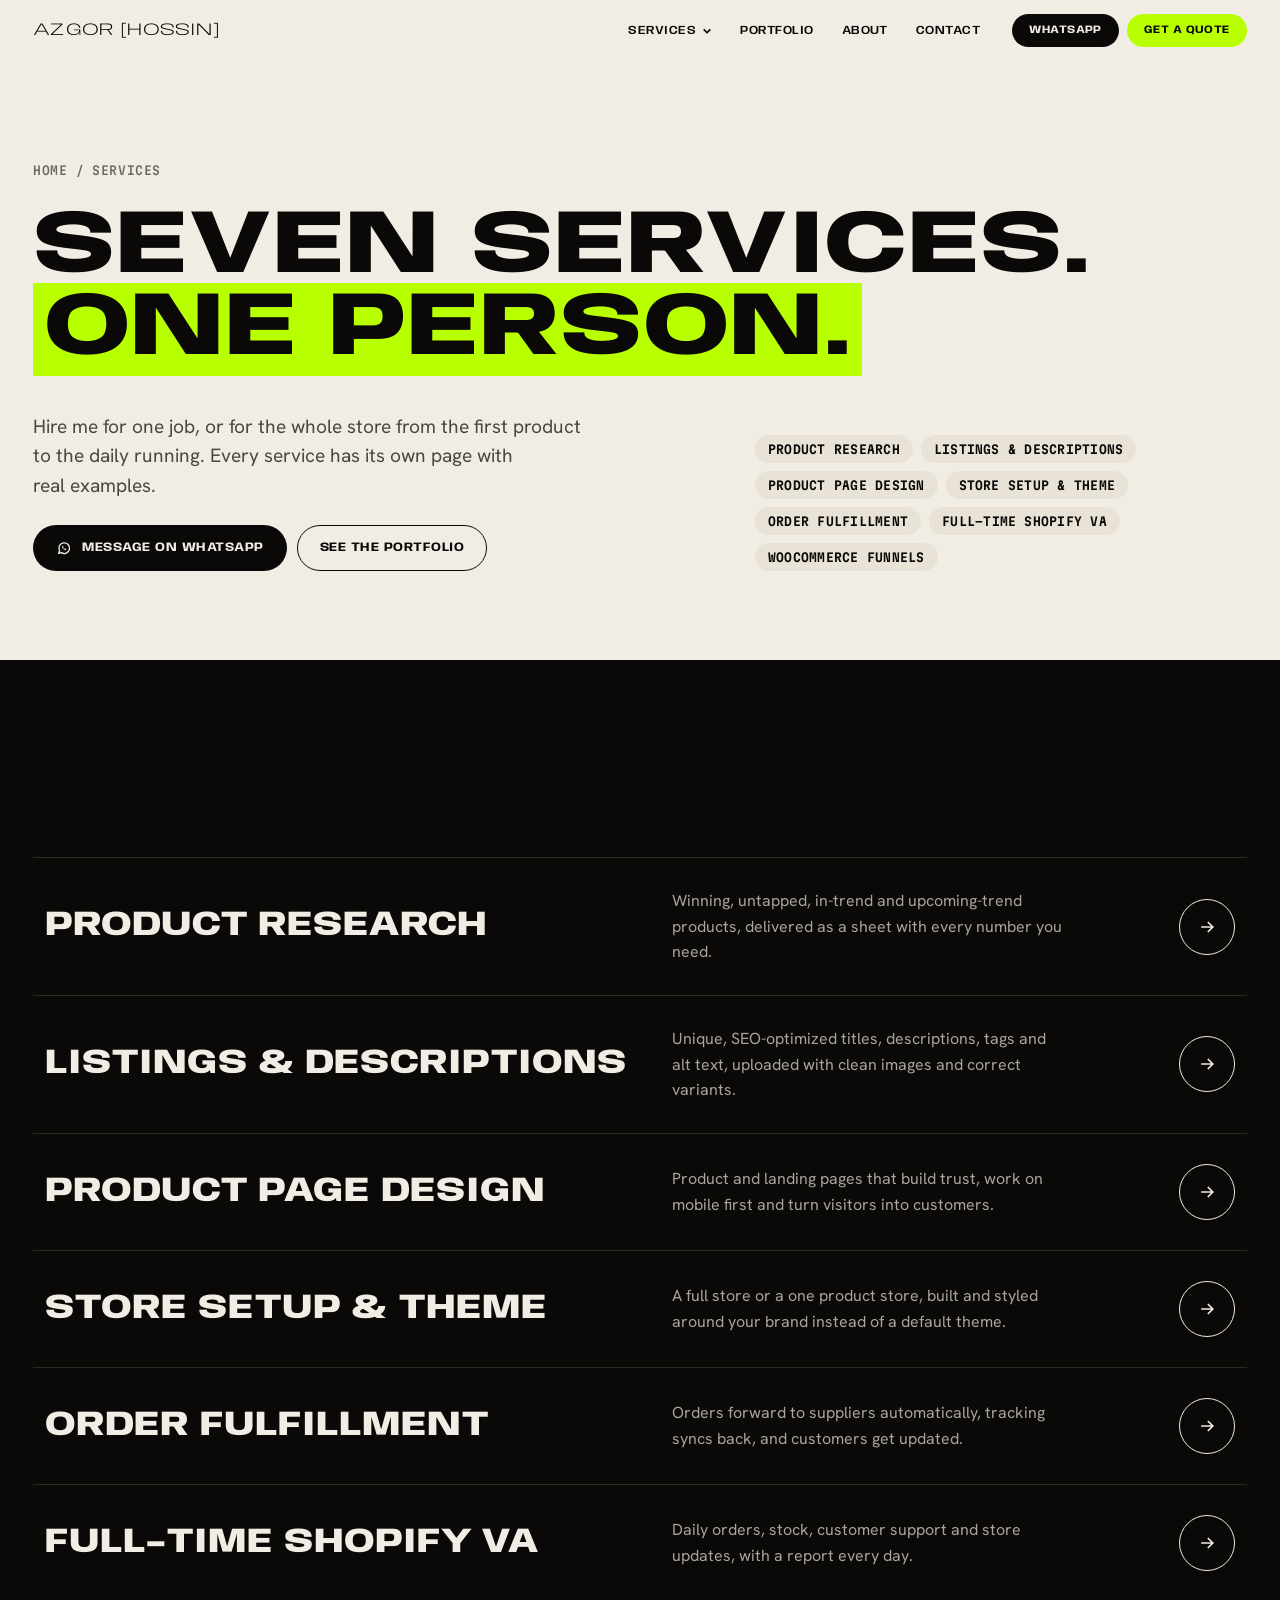
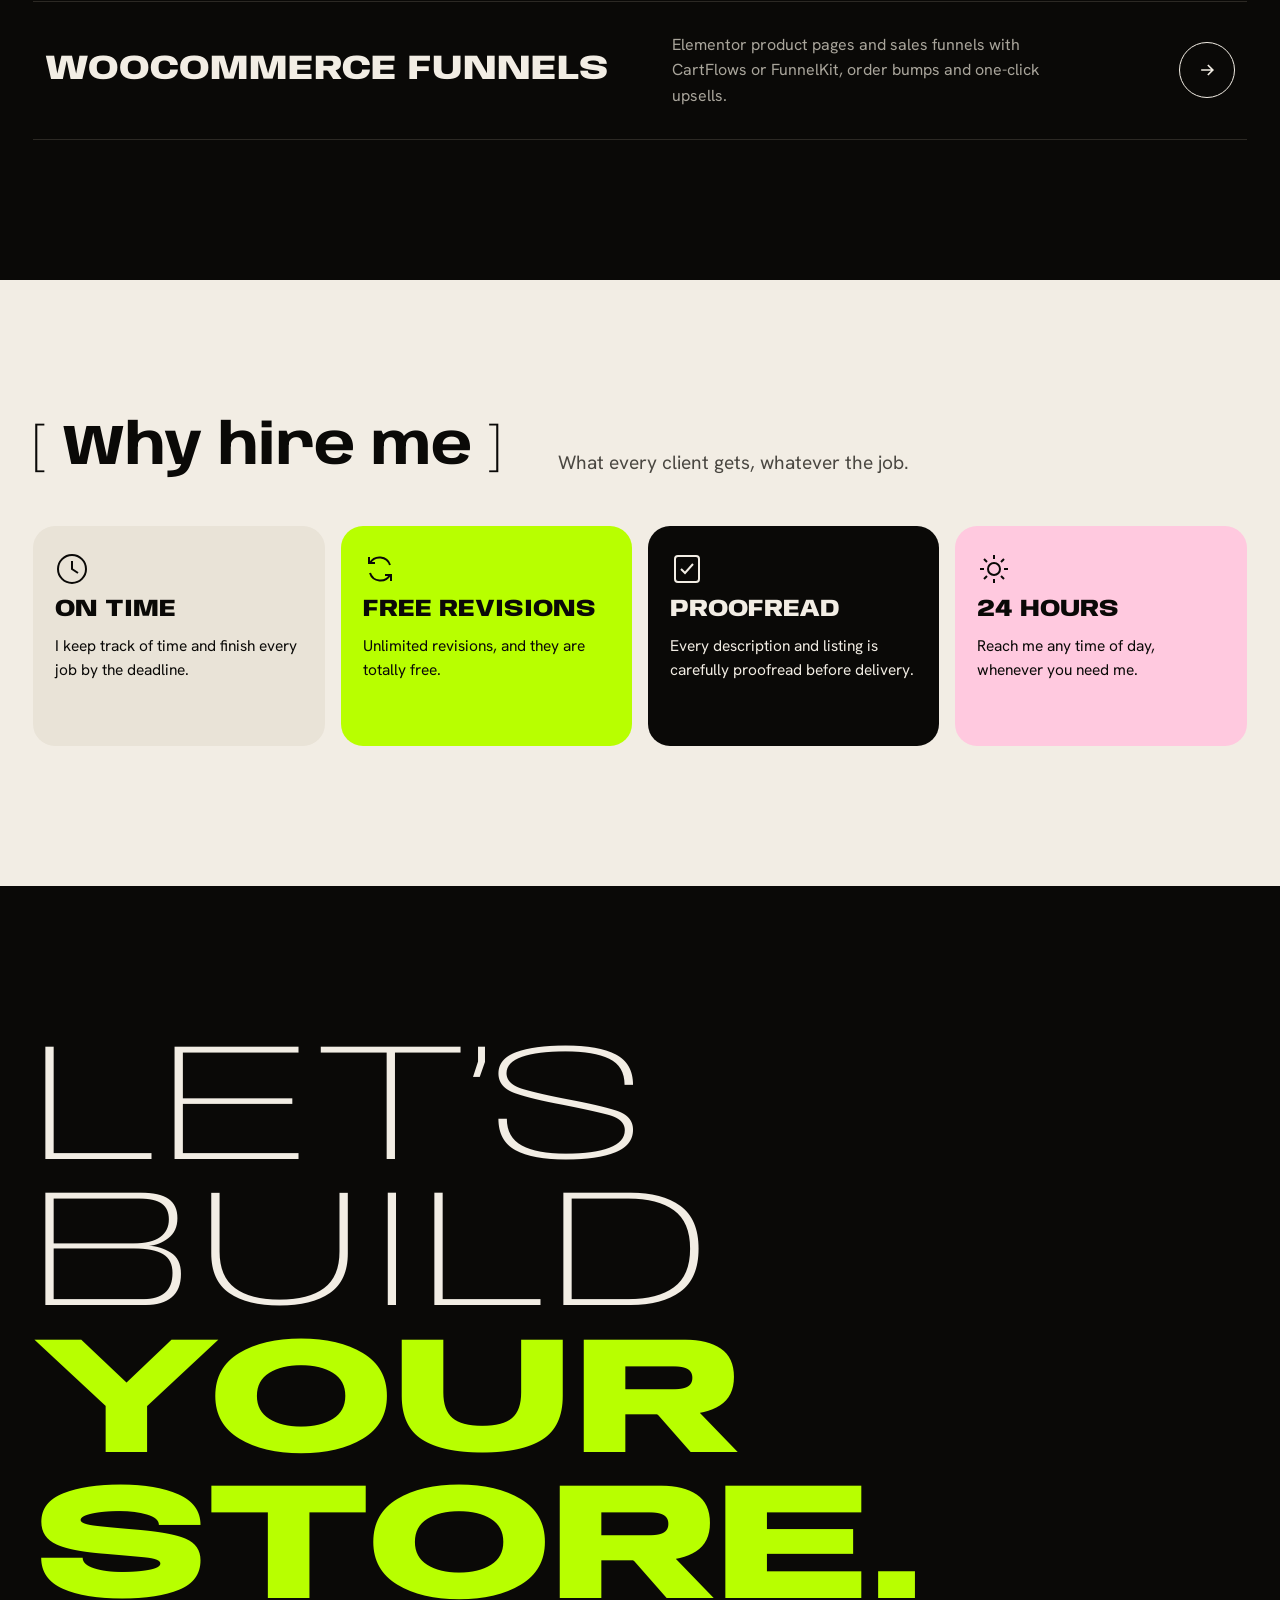
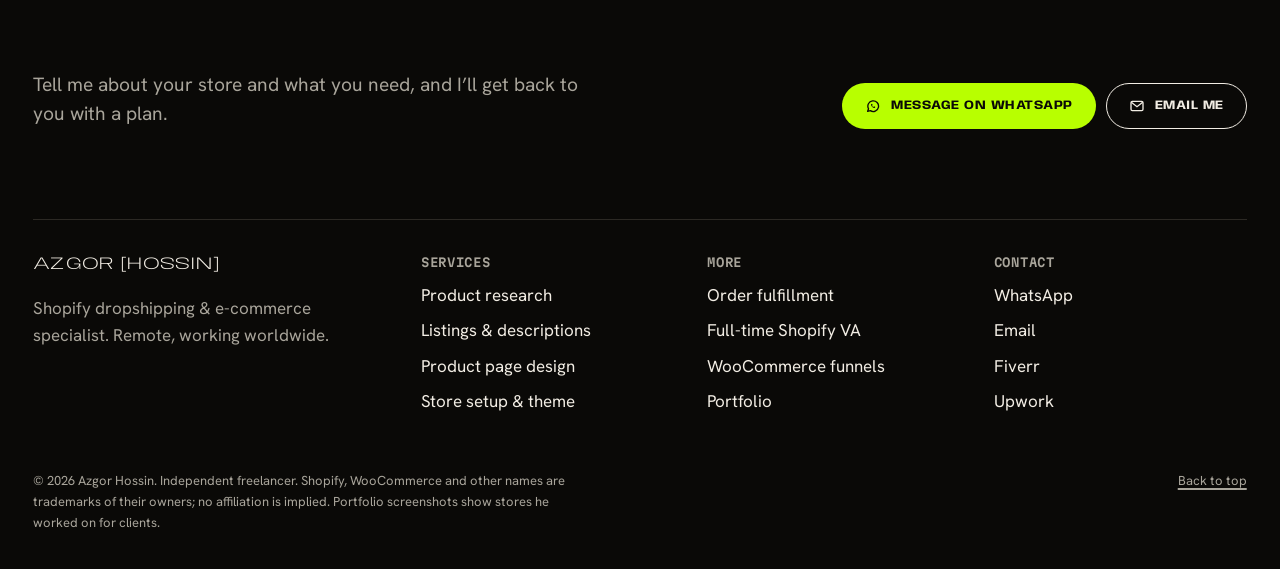
<file: services.html>
<!doctype html>
<html lang="en">
<head>
  <meta charset="utf-8">
  <meta name="viewport" content="width=device-width, initial-scale=1">
  <title>Services — Azgor Hossin, Shopify Specialist</title>
  <meta name="description" content="Seven Shopify and e-commerce services: product research, listings and SEO descriptions, product page design, store setup and theme customization, order fulfillment, full-time Shopify VA and WooCommerce funnels.">
  <meta name="theme-color" content="#f2ede4">
  <meta property="og:title" content="Services — Azgor Hossin, Shopify Specialist">
  <meta property="og:description" content="Seven Shopify and e-commerce services: product research, listings and SEO descriptions, product page design, store setup and theme customization, order fulfillment, full-time Shopify VA and WooCommerce funnels.">
  <meta property="og:type" content="website">
  <meta property="og:image" content="https://azgor-portfolio.vercel.app/img/work/store-mojo-beauty.webp">
  <link rel="icon" href="/favicon.svg" type="image/svg+xml">
  <link rel="preconnect" href="https://fonts.googleapis.com">
  <link rel="preconnect" href="https://fonts.gstatic.com" crossorigin>
  <link rel="stylesheet" href="https://fonts.googleapis.com/css2?family=Anybody:wdth,wght@50..150,100..900&family=Hanken+Grotesk:wght@400;500;600;700&family=Martian+Mono:wdth,wght@75..112.5,400..700&display=swap">
  <link rel="stylesheet" href="/styles.css">
  <script>document.documentElement.classList.add('js')</script>
</head>
<body>
<!--
THESIS: A Shopify specialist's site where his real store pages are the portrait; refuses the category's gradient hero and icon-card grid.
OWN-WORLD: Layout after alejandroha.com: giant thin-wide name, [bracket] headings, pill buttons, generous air, one scroll-driven statement. Palette after silviamalavasi.com: warm white #f2ede4, black #0a0907, acid green #b8ff00, hot pink #ff006e, yellow #f3cf00. Anybody (wide, 100–900) for display, Hanken Grotesk for text, Martian Mono for data.
STORY: A store owner sees what he does, sees 36 real pages and a real research sheet, and messages him on WhatsApp.
FIRST VIEWPORT: Full-width name AZGOR [HOSSIN]; below it, left: headline, lead and WhatsApp/quote pills; right: four columns of his store pages drifting upward.
FORM: User-pinned direction (alejandroha.com layout + silviamalavasi.com palette); seed key 5c66db7f superseded.
FINISH: unreviewed and undocumented is unfinished; this build ends with the finish review, the verdict, DESIGN.md, and every shipping raster carrying its provenance
-->
<a class="skip" href="#main">Skip to content</a>
<header class="nav nav--always" id="nav">
  <div class="nav__in">
    <a class="nav__brand" href="/" aria-label="Azgor Hossin, home">Azgor [Hossin]</a>
    <nav class="nav__links" aria-label="Main">
      <div class="nav__drop">
        <button type="button" aria-expanded="false" aria-controls="svc-menu">Services <svg viewBox="0 0 12 12" aria-hidden="true"><path d="M2 4l4 4 4-4" fill="none" stroke="currentColor" stroke-width="2"/></svg></button>
        <div class="nav__menu" id="svc-menu"><a href="/services">All services</a><a href="/services/product-research">Product research</a><a href="/services/product-listing">Listings & SEO descriptions</a><a href="/services/product-page-design">Product & landing page design</a><a href="/services/store-setup">Store setup & theme customization</a><a href="/services/order-fulfillment">Order fulfillment</a><a href="/services/shopify-va">Full-time Shopify VA</a><a href="/services/woocommerce-funnels">WooCommerce funnels</a></div>
      </div>
      <a href="/portfolio">Portfolio</a>
      <a href="/about">About</a>
      <a href="/contact">Contact</a>
    </nav>
    <div class="nav__cta">
      <a class="pill pill--black pill--sm" data-link="whatsapp" href="/contact">WhatsApp</a>
      <a class="pill pill--acid pill--sm" href="/contact">Get a quote</a>
    </div>
    <button class="nav__burger" type="button" aria-label="Open menu" aria-expanded="false" aria-controls="menu"><svg viewBox="0 0 24 24" aria-hidden="true"><path d="M3 7h18M3 12h18M3 17h18" stroke="currentColor" stroke-width="2.2"/></svg></button>
  </div>
</header>
<div class="menu dark" id="menu" role="dialog" aria-modal="true" aria-label="Menu">
  <div class="menu__top"><a class="nav__brand" style="opacity:1;transform:none" href="/">Azgor [Hossin]</a><button class="menu__close" type="button" aria-label="Close menu"><svg viewBox="0 0 24 24" aria-hidden="true"><path d="M6 6l12 12M18 6L6 18" stroke="currentColor" stroke-width="2.5"/></svg></button></div>
  <nav aria-label="Mobile">
    <a href="/">Home</a>
    <a href="/services">Services</a>
    <a class="sub" href="/services/product-research">Product research</a>
    <a class="sub" href="/services/product-listing">Listings & SEO descriptions</a>
    <a class="sub" href="/services/product-page-design">Product & landing page design</a>
    <a class="sub" href="/services/store-setup">Store setup & theme customization</a>
    <a class="sub" href="/services/order-fulfillment">Order fulfillment</a>
    <a class="sub" href="/services/shopify-va">Full-time Shopify VA</a>
    <a class="sub" href="/services/woocommerce-funnels">WooCommerce funnels</a>
    <a href="/portfolio">Portfolio</a>
    <a href="/about">About</a>
    <a href="/contact">Contact</a>
  </nav>
  <div class="menu__cta">
    <a class="pill pill--acid" data-link="whatsapp" href="/contact"><svg viewBox="0 0 24 24" aria-hidden="true"><path d="M4 20l1.3-3.9A8 8 0 1 1 8 19z" fill="none" stroke="currentColor" stroke-width="2" stroke-linejoin="round"/><path d="M9 9.5c0 3 2.5 5.5 5.5 5.5l1-1.5-2-1-1 1c-1-.5-1.5-1-2-2l1-1-1-2z" fill="currentColor"/></svg> Message on WhatsApp</a>
    <a class="pill pill--line" data-link="email" href="/contact"><svg viewBox="0 0 24 24" aria-hidden="true"><rect x="3" y="5" width="18" height="14" rx="2" fill="none" stroke="currentColor" stroke-width="2"/><path d="M3.5 6.5l8.5 6.5 8.5-6.5" fill="none" stroke="currentColor" stroke-width="2"/></svg> Email me</a>
  </div>
</div>
<main id="main">
<section class="wrap phero">
  <p class="phero__crumbs meta"><a href="/">Home</a><span aria-hidden="true">/</span>Services</p>
  <h1 class="h-xl">Seven services. <span class="mark">One person.</span></h1>
  <div class="phero__grid">
    <div class="stack">
      <p class="lead">Hire me for one job, or for the whole store from the first product to the daily running. Every service has its own page with real examples.</p>
      <div class="cta">
        <a class="pill pill--black" data-link="whatsapp" href="/contact"><svg viewBox="0 0 24 24" aria-hidden="true"><path d="M4 20l1.3-3.9A8 8 0 1 1 8 19z" fill="none" stroke="currentColor" stroke-width="2" stroke-linejoin="round"/><path d="M9 9.5c0 3 2.5 5.5 5.5 5.5l1-1.5-2-1-1 1c-1-.5-1.5-1-2-2l1-1-1-2z" fill="currentColor"/></svg> Message on WhatsApp</a>
        <a class="pill pill--line" href="/portfolio">See the portfolio</a>
      </div>
    </div>
    <ul class="chips" aria-label="At a glance"><li>Product research</li><li>Listings & descriptions</li><li>Product page design</li><li>Store setup & theme</li><li>Order fulfillment</li><li>Full-time Shopify VA</li><li>WooCommerce funnels</li></ul>
  </div>
</section>
<section class="dark sec" aria-label="All services">
  <div class="wrap"><ul class="rows">
      <li class="row"><a href="/services/product-research"><span class="row__t">Product research</span><span class="row__desc">Winning, untapped, in-trend and upcoming-trend products, delivered as a sheet with every number you need.</span><span class="row__go" aria-hidden="true"><svg viewBox="0 0 24 24" aria-hidden="true"><path d="M5 12h14M13 6l6 6-6 6" fill="none" stroke="currentColor" stroke-width="2"/></svg></span></a><span class="row__peek" aria-hidden="true"><img src="/img/proof/tracker-1.webp" alt="" loading="lazy" decoding="async"></span></li>
      <li class="row"><a href="/services/product-listing"><span class="row__t">Listings & descriptions</span><span class="row__desc">Unique, SEO-optimized titles, descriptions, tags and alt text, uploaded with clean images and correct variants.</span><span class="row__go" aria-hidden="true"><svg viewBox="0 0 24 24" aria-hidden="true"><path d="M5 12h14M13 6l6 6-6 6" fill="none" stroke="currentColor" stroke-width="2"/></svg></span></a><span class="row__peek" aria-hidden="true"><img src="/img/proof/desc-bracelet.webp" alt="" loading="lazy" decoding="async"></span></li>
      <li class="row"><a href="/services/product-page-design"><span class="row__t">Product page design</span><span class="row__desc">Product and landing pages that build trust, work on mobile first and turn visitors into customers.</span><span class="row__go" aria-hidden="true"><svg viewBox="0 0 24 24" aria-hidden="true"><path d="M5 12h14M13 6l6 6-6 6" fill="none" stroke="currentColor" stroke-width="2"/></svg></span></a><span class="row__peek" aria-hidden="true"><img src="/img/work/pdp-cookware-set.webp" alt="" loading="lazy" decoding="async"></span></li>
      <li class="row"><a href="/services/store-setup"><span class="row__t">Store setup & theme</span><span class="row__desc">A full store or a one product store, built and styled around your brand instead of a default theme.</span><span class="row__go" aria-hidden="true"><svg viewBox="0 0 24 24" aria-hidden="true"><path d="M5 12h14M13 6l6 6-6 6" fill="none" stroke="currentColor" stroke-width="2"/></svg></span></a><span class="row__peek" aria-hidden="true"><img src="/img/work/store-mojo-beauty.webp" alt="" loading="lazy" decoding="async"></span></li>
      <li class="row"><a href="/services/order-fulfillment"><span class="row__t">Order fulfillment</span><span class="row__desc">Orders forward to suppliers automatically, tracking syncs back, and customers get updated.</span><span class="row__go" aria-hidden="true"><svg viewBox="0 0 24 24" aria-hidden="true"><path d="M5 12h14M13 6l6 6-6 6" fill="none" stroke="currentColor" stroke-width="2"/></svg></span></a><span class="row__peek" aria-hidden="true"><img src="/img/work/pdp-sauna-shorts.webp" alt="" loading="lazy" decoding="async"></span></li>
      <li class="row"><a href="/services/shopify-va"><span class="row__t">Full-time Shopify VA</span><span class="row__desc">Daily orders, stock, customer support and store updates, with a report every day.</span><span class="row__go" aria-hidden="true"><svg viewBox="0 0 24 24" aria-hidden="true"><path d="M5 12h14M13 6l6 6-6 6" fill="none" stroke="currentColor" stroke-width="2"/></svg></span></a><span class="row__peek" aria-hidden="true"><img src="/img/work/store-halibuy-fashion.webp" alt="" loading="lazy" decoding="async"></span></li>
      <li class="row"><a href="/services/woocommerce-funnels"><span class="row__t">WooCommerce funnels</span><span class="row__desc">Elementor product pages and sales funnels with CartFlows or FunnelKit, order bumps and one-click upsells.</span><span class="row__go" aria-hidden="true"><svg viewBox="0 0 24 24" aria-hidden="true"><path d="M5 12h14M13 6l6 6-6 6" fill="none" stroke="currentColor" stroke-width="2"/></svg></span></a><span class="row__peek" aria-hidden="true"><img src="/img/work/woo-autolift.webp" alt="" loading="lazy" decoding="async"></span></li>
    </ul></div>
</section>
<section class="wrap sec">
  <div class="split" style="align-items:end"><h2 class="bracket">Why hire me</h2><p class="lead">What every client gets, whatever the job.</p></div>
  <ul class="why">
      <li><svg viewBox="0 0 34 34" aria-hidden="true"><circle cx="17" cy="17" r="14" fill="none" stroke="currentColor" stroke-width="2"/><path d="M17 9v8l6 4" fill="none" stroke="currentColor" stroke-width="2"/></svg><b>On time</b><p>I keep track of time and finish every job by the deadline.</p></li>
      <li><svg viewBox="0 0 34 34" aria-hidden="true"><path d="M27 13a11 11 0 0 0-20-2M7 21a11 11 0 0 0 20 2" fill="none" stroke="currentColor" stroke-width="2"/><path d="M6 5v6h6M28 29v-6h-6" fill="none" stroke="currentColor" stroke-width="2"/></svg><b>Free revisions</b><p>Unlimited revisions, and they are totally free.</p></li>
      <li><svg viewBox="0 0 34 34" aria-hidden="true"><rect x="5" y="4" width="24" height="26" rx="3" fill="none" stroke="currentColor" stroke-width="2"/><path d="M11 17l4 4 8-9" fill="none" stroke="currentColor" stroke-width="2"/></svg><b>Proofread</b><p>Every description and listing is carefully proofread before delivery.</p></li>
      <li><svg viewBox="0 0 34 34" aria-hidden="true"><circle cx="17" cy="17" r="6" fill="none" stroke="currentColor" stroke-width="2"/><path d="M17 3v4M17 27v4M3 17h4M27 17h4M7 7l3 3M24 24l3 3M27 7l-3 3M10 24l-3 3" stroke="currentColor" stroke-width="2"/></svg><b>24 hours</b><p>Reach me any time of day, whenever you need me.</p></li>
    </ul>
</section>
</main>
<section class="dark" aria-labelledby="closer-title">
  <div class="wrap closer">
    <h2 id="closer-title" class="closer__big">Let’s build <em>your store.</em></h2>
    <div class="closer__row">
      <p class="lead">Tell me about your store and what you need, and I’ll get back to you with a plan.</p>
      <div class="cta">
        <a class="pill pill--acid" data-link="whatsapp" href="/contact"><svg viewBox="0 0 24 24" aria-hidden="true"><path d="M4 20l1.3-3.9A8 8 0 1 1 8 19z" fill="none" stroke="currentColor" stroke-width="2" stroke-linejoin="round"/><path d="M9 9.5c0 3 2.5 5.5 5.5 5.5l1-1.5-2-1-1 1c-1-.5-1.5-1-2-2l1-1-1-2z" fill="currentColor"/></svg> Message on WhatsApp</a>
        <a class="pill pill--line" data-link="email" href="/contact"><svg viewBox="0 0 24 24" aria-hidden="true"><rect x="3" y="5" width="18" height="14" rx="2" fill="none" stroke="currentColor" stroke-width="2"/><path d="M3.5 6.5l8.5 6.5 8.5-6.5" fill="none" stroke="currentColor" stroke-width="2"/></svg> Email me</a>
      </div>
    </div>
  </div>
  <footer class="wrap foot">
    <div class="foot__grid">
      <div class="stack">
        <a class="nav__brand" style="opacity:1;transform:none" href="/">Azgor [Hossin]</a>
        <p class="muted" style="margin:0;color:var(--on-black-2)">Shopify dropshipping &amp; e-commerce specialist. Remote, working worldwide.</p>
      </div>
      <div><h3>Services</h3><ul><li><a href="/services/product-research">Product research</a></li><li><a href="/services/product-listing">Listings & descriptions</a></li><li><a href="/services/product-page-design">Product page design</a></li><li><a href="/services/store-setup">Store setup & theme</a></li></ul></div>
      <div><h3>More</h3><ul><li><a href="/services/order-fulfillment">Order fulfillment</a></li><li><a href="/services/shopify-va">Full-time Shopify VA</a></li><li><a href="/services/woocommerce-funnels">WooCommerce funnels</a></li><li><a href="/portfolio">Portfolio</a></li></ul></div>
      <div><h3>Contact</h3><ul><li><a data-link="whatsapp" href="/contact">WhatsApp</a></li><li><a data-link="email" href="/contact">Email</a></li><li><a data-link="fiverr" href="/contact">Fiverr</a></li><li><a data-link="upwork" href="/contact">Upwork</a></li></ul></div>
    </div>
    <div class="foot__small">
      <p>© <span data-year>2026</span> Azgor Hossin. Independent freelancer. Shopify, WooCommerce and other names are trademarks of their owners; no affiliation is implied. Portfolio screenshots show stores he worked on for clients.</p>
      <a href="#main">Back to top</a>
    </div>
  </footer>
</section>
<dialog class="viewer" id="viewer" aria-label="Full page view">
  <div class="viewer__bar">
    <p class="viewer__cap meta" id="viewer-cap"></p>
    <div class="viewer__ctl">
      <button type="button" class="viewer__btn" data-step="-1" aria-label="Previous"><svg viewBox="0 0 24 24" aria-hidden="true"><path d="M15 5l-7 7 7 7" fill="none" stroke="currentColor" stroke-width="2.5"/></svg></button>
      <button type="button" class="viewer__btn" data-step="1" aria-label="Next"><svg viewBox="0 0 24 24" aria-hidden="true"><path d="M9 5l7 7-7 7" fill="none" stroke="currentColor" stroke-width="2.5"/></svg></button>
      <button type="button" class="viewer__btn viewer__btn--close" data-close aria-label="Close"><svg viewBox="0 0 24 24" aria-hidden="true"><path d="M6 6l12 12M18 6L6 18" stroke="currentColor" stroke-width="2.5"/></svg></button>
    </div>
  </div>
  <div class="viewer__scroll" id="viewer-scroll"></div>
</dialog>
<script src="/script.js" defer></script>
</body>
</html>
</file>
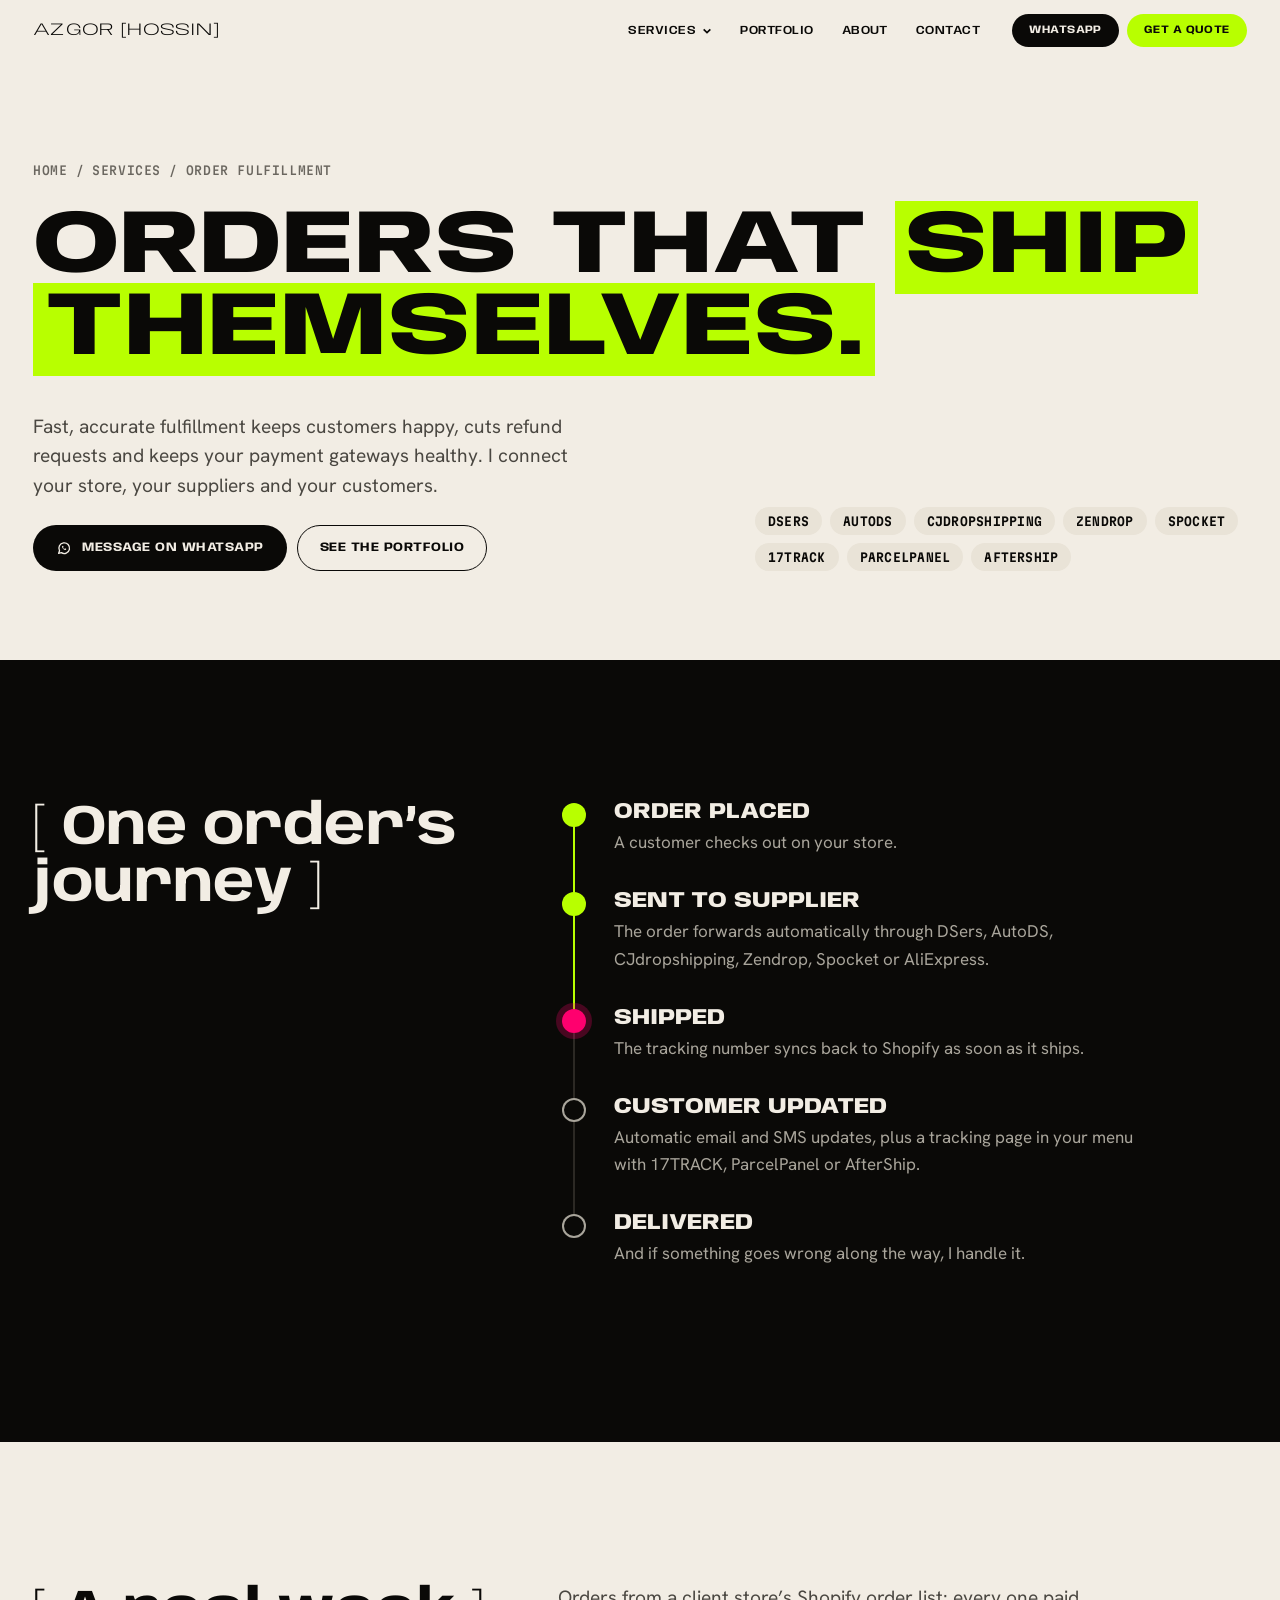
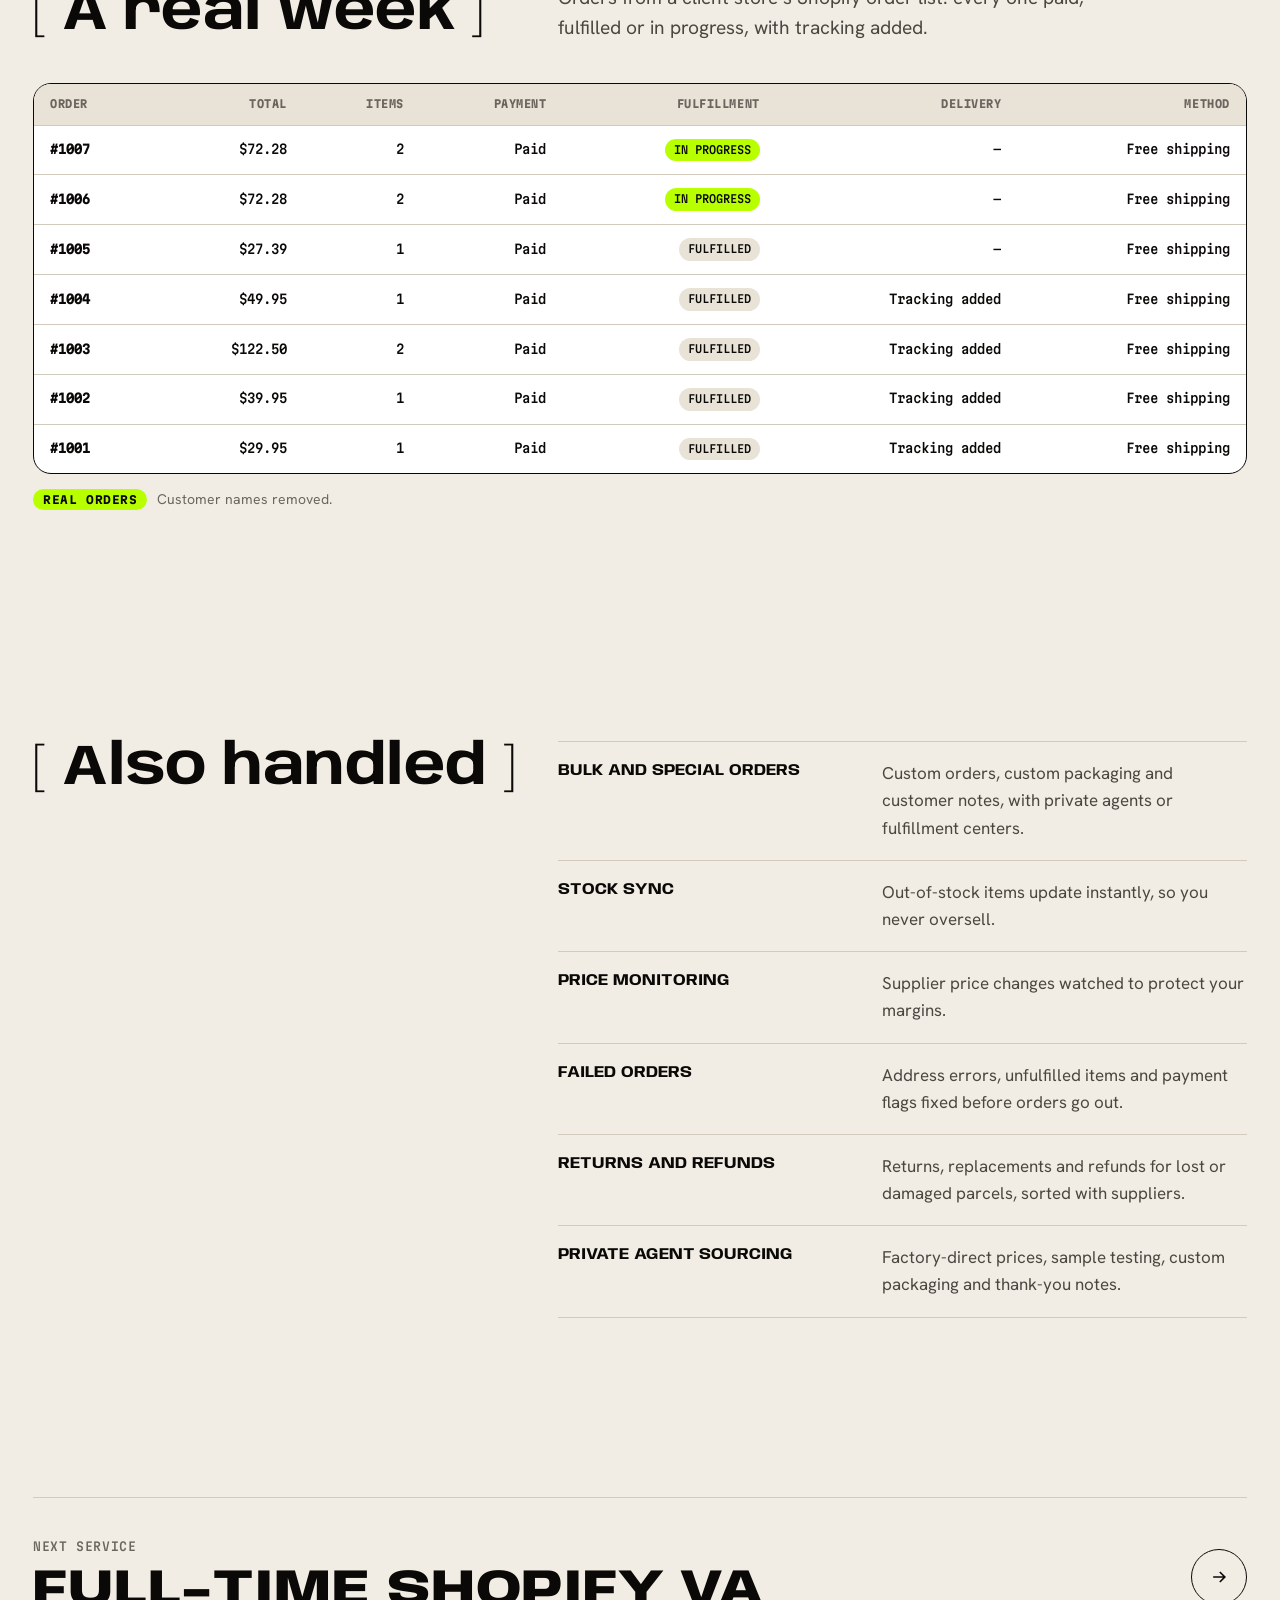
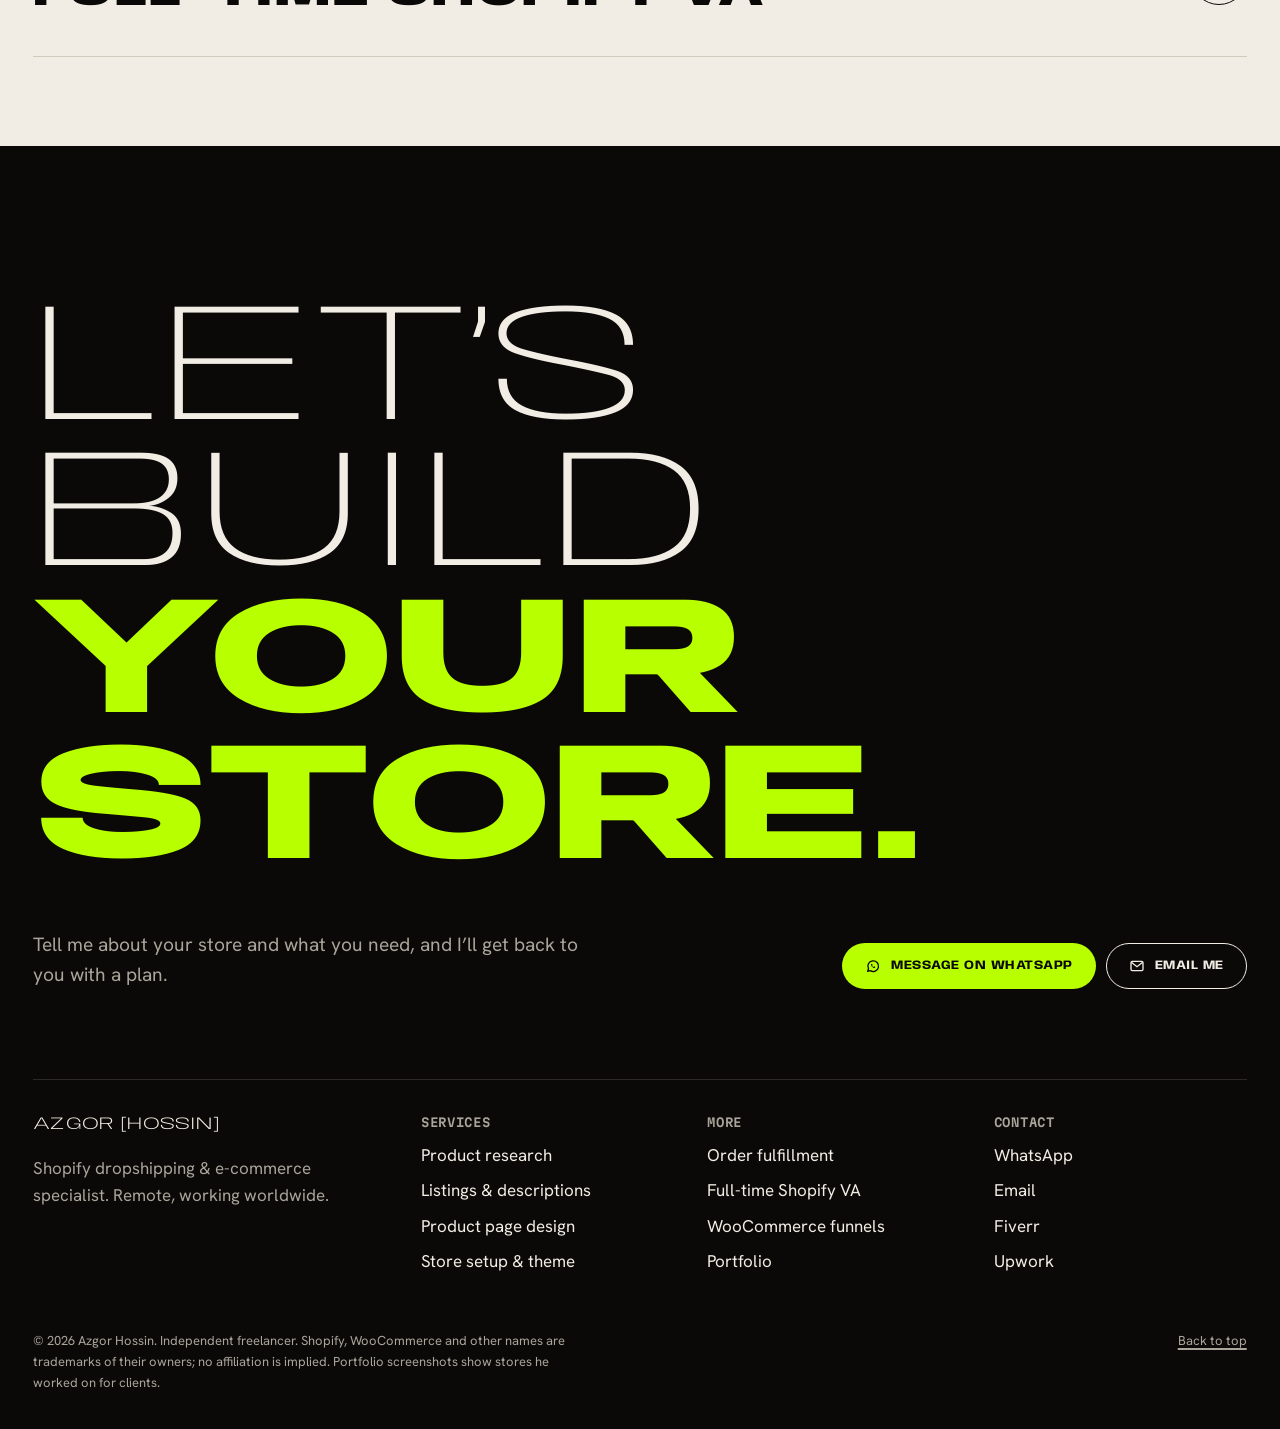
<file: services/order-fulfillment.html>
<!doctype html>
<html lang="en">
<head>
  <meta charset="utf-8">
  <meta name="viewport" content="width=device-width, initial-scale=1">
  <title>Shopify Order Fulfillment Automation — Azgor Hossin</title>
  <meta name="description" content="Automated Shopify order fulfillment with DSers, AutoDS, CJdropshipping, Zendrop and Spocket: tracking sync, customer notifications, stock and price sync, returns and refunds.">
  <meta name="theme-color" content="#f2ede4">
  <meta property="og:title" content="Shopify Order Fulfillment Automation — Azgor Hossin">
  <meta property="og:description" content="Automated Shopify order fulfillment with DSers, AutoDS, CJdropshipping, Zendrop and Spocket: tracking sync, customer notifications, stock and price sync, returns and refunds.">
  <meta property="og:type" content="website">
  <meta property="og:image" content="https://azgor-portfolio.vercel.app/img/work/store-mojo-beauty.webp">
  <link rel="icon" href="/favicon.svg" type="image/svg+xml">
  <link rel="preconnect" href="https://fonts.googleapis.com">
  <link rel="preconnect" href="https://fonts.gstatic.com" crossorigin>
  <link rel="stylesheet" href="https://fonts.googleapis.com/css2?family=Anybody:wdth,wght@50..150,100..900&family=Hanken+Grotesk:wght@400;500;600;700&family=Martian+Mono:wdth,wght@75..112.5,400..700&display=swap">
  <link rel="stylesheet" href="/styles.css">
  <script>document.documentElement.classList.add('js')</script>
</head>
<body>
<!--
THESIS: A Shopify specialist's site where his real store pages are the portrait; refuses the category's gradient hero and icon-card grid.
OWN-WORLD: Layout after alejandroha.com: giant thin-wide name, [bracket] headings, pill buttons, generous air, one scroll-driven statement. Palette after silviamalavasi.com: warm white #f2ede4, black #0a0907, acid green #b8ff00, hot pink #ff006e, yellow #f3cf00. Anybody (wide, 100–900) for display, Hanken Grotesk for text, Martian Mono for data.
STORY: A store owner sees what he does, sees 36 real pages and a real research sheet, and messages him on WhatsApp.
FIRST VIEWPORT: Full-width name AZGOR [HOSSIN]; below it, left: headline, lead and WhatsApp/quote pills; right: four columns of his store pages drifting upward.
FORM: User-pinned direction (alejandroha.com layout + silviamalavasi.com palette); seed key 5c66db7f superseded.
FINISH: unreviewed and undocumented is unfinished; this build ends with the finish review, the verdict, DESIGN.md, and every shipping raster carrying its provenance
-->
<a class="skip" href="#main">Skip to content</a>
<header class="nav nav--always" id="nav">
  <div class="nav__in">
    <a class="nav__brand" href="/" aria-label="Azgor Hossin, home">Azgor [Hossin]</a>
    <nav class="nav__links" aria-label="Main">
      <div class="nav__drop">
        <button type="button" aria-expanded="false" aria-controls="svc-menu">Services <svg viewBox="0 0 12 12" aria-hidden="true"><path d="M2 4l4 4 4-4" fill="none" stroke="currentColor" stroke-width="2"/></svg></button>
        <div class="nav__menu" id="svc-menu"><a href="/services">All services</a><a href="/services/product-research">Product research</a><a href="/services/product-listing">Listings & SEO descriptions</a><a href="/services/product-page-design">Product & landing page design</a><a href="/services/store-setup">Store setup & theme customization</a><a href="/services/order-fulfillment">Order fulfillment</a><a href="/services/shopify-va">Full-time Shopify VA</a><a href="/services/woocommerce-funnels">WooCommerce funnels</a></div>
      </div>
      <a href="/portfolio">Portfolio</a>
      <a href="/about">About</a>
      <a href="/contact">Contact</a>
    </nav>
    <div class="nav__cta">
      <a class="pill pill--black pill--sm" data-link="whatsapp" href="/contact">WhatsApp</a>
      <a class="pill pill--acid pill--sm" href="/contact">Get a quote</a>
    </div>
    <button class="nav__burger" type="button" aria-label="Open menu" aria-expanded="false" aria-controls="menu"><svg viewBox="0 0 24 24" aria-hidden="true"><path d="M3 7h18M3 12h18M3 17h18" stroke="currentColor" stroke-width="2.2"/></svg></button>
  </div>
</header>
<div class="menu dark" id="menu" role="dialog" aria-modal="true" aria-label="Menu">
  <div class="menu__top"><a class="nav__brand" style="opacity:1;transform:none" href="/">Azgor [Hossin]</a><button class="menu__close" type="button" aria-label="Close menu"><svg viewBox="0 0 24 24" aria-hidden="true"><path d="M6 6l12 12M18 6L6 18" stroke="currentColor" stroke-width="2.5"/></svg></button></div>
  <nav aria-label="Mobile">
    <a href="/">Home</a>
    <a href="/services">Services</a>
    <a class="sub" href="/services/product-research">Product research</a>
    <a class="sub" href="/services/product-listing">Listings & SEO descriptions</a>
    <a class="sub" href="/services/product-page-design">Product & landing page design</a>
    <a class="sub" href="/services/store-setup">Store setup & theme customization</a>
    <a class="sub" href="/services/order-fulfillment">Order fulfillment</a>
    <a class="sub" href="/services/shopify-va">Full-time Shopify VA</a>
    <a class="sub" href="/services/woocommerce-funnels">WooCommerce funnels</a>
    <a href="/portfolio">Portfolio</a>
    <a href="/about">About</a>
    <a href="/contact">Contact</a>
  </nav>
  <div class="menu__cta">
    <a class="pill pill--acid" data-link="whatsapp" href="/contact"><svg viewBox="0 0 24 24" aria-hidden="true"><path d="M4 20l1.3-3.9A8 8 0 1 1 8 19z" fill="none" stroke="currentColor" stroke-width="2" stroke-linejoin="round"/><path d="M9 9.5c0 3 2.5 5.5 5.5 5.5l1-1.5-2-1-1 1c-1-.5-1.5-1-2-2l1-1-1-2z" fill="currentColor"/></svg> Message on WhatsApp</a>
    <a class="pill pill--line" data-link="email" href="/contact"><svg viewBox="0 0 24 24" aria-hidden="true"><rect x="3" y="5" width="18" height="14" rx="2" fill="none" stroke="currentColor" stroke-width="2"/><path d="M3.5 6.5l8.5 6.5 8.5-6.5" fill="none" stroke="currentColor" stroke-width="2"/></svg> Email me</a>
  </div>
</div>
<main id="main">
<section class="wrap phero">
  <p class="phero__crumbs meta"><a href="/">Home</a><span aria-hidden="true">/</span><a href="/services">Services</a><span aria-hidden="true">/</span>Order fulfillment</p>
  <h1 class="h-xl">Orders that <span class="mark">ship themselves.</span></h1>
  <div class="phero__grid">
    <div class="stack">
      <p class="lead">Fast, accurate fulfillment keeps customers happy, cuts refund requests and keeps your payment gateways healthy. I connect your store, your suppliers and your customers.</p>
      <div class="cta">
        <a class="pill pill--black" data-link="whatsapp" href="/contact"><svg viewBox="0 0 24 24" aria-hidden="true"><path d="M4 20l1.3-3.9A8 8 0 1 1 8 19z" fill="none" stroke="currentColor" stroke-width="2" stroke-linejoin="round"/><path d="M9 9.5c0 3 2.5 5.5 5.5 5.5l1-1.5-2-1-1 1c-1-.5-1.5-1-2-2l1-1-1-2z" fill="currentColor"/></svg> Message on WhatsApp</a>
        <a class="pill pill--line" href="/portfolio">See the portfolio</a>
      </div>
    </div>
    <ul class="chips" aria-label="At a glance"><li>DSers</li><li>AutoDS</li><li>CJdropshipping</li><li>Zendrop</li><li>Spocket</li><li>17TRACK</li><li>ParcelPanel</li><li>AfterShip</li></ul>
  </div>
</section>

<section class="dark sec" aria-labelledby="journey">
  <div class="wrap split">
    <h2 id="journey" class="bracket">One order’s journey</h2>
    <ol class="track">
      <li class="done"><b>Order placed</b><span>A customer checks out on your store.</span></li>
      <li class="done"><b>Sent to supplier</b><span>The order forwards automatically through DSers, AutoDS, CJdropshipping, Zendrop, Spocket or AliExpress.</span></li>
      <li class="now"><b>Shipped</b><span>The tracking number syncs back to Shopify as soon as it ships.</span></li>
      <li><b>Customer updated</b><span>Automatic email and SMS updates, plus a tracking page in your menu with 17TRACK, ParcelPanel or AfterShip.</span></li>
      <li><b>Delivered</b><span>And if something goes wrong along the way, I handle it.</span></li>
    </ol>
  </div>
</section>

<section class="wrap sec" aria-labelledby="orders">
  <div class="split" style="align-items:end">
    <h2 id="orders" class="bracket">A real week</h2>
    <p class="lead">Orders from a client store’s Shopify order list: every one paid, fulfilled or in progress, with tracking added.</p>
  </div>
  <div class="table-wrap" style="margin-top:40px" tabindex="0" role="region" aria-label="Orders from a client store, scrolls sideways">
    <table>
      <thead><tr><th scope="col">Order</th><th scope="col">Total</th><th scope="col">Items</th><th scope="col">Payment</th><th scope="col">Fulfillment</th><th scope="col">Delivery</th><th scope="col">Method</th></tr></thead>
      <tbody>
        <tr><th scope="row">#1007</th><td>$72.28</td><td>2</td><td>Paid</td><td><span class="st st--now">In progress</span></td><td>—</td><td>Free shipping</td></tr>
        <tr><th scope="row">#1006</th><td>$72.28</td><td>2</td><td>Paid</td><td><span class="st st--now">In progress</span></td><td>—</td><td>Free shipping</td></tr>
        <tr><th scope="row">#1005</th><td>$27.39</td><td>1</td><td>Paid</td><td><span class="st">Fulfilled</span></td><td>—</td><td>Free shipping</td></tr>
        <tr><th scope="row">#1004</th><td>$49.95</td><td>1</td><td>Paid</td><td><span class="st">Fulfilled</span></td><td>Tracking added</td><td>Free shipping</td></tr>
        <tr><th scope="row">#1003</th><td>$122.50</td><td>2</td><td>Paid</td><td><span class="st">Fulfilled</span></td><td>Tracking added</td><td>Free shipping</td></tr>
        <tr><th scope="row">#1002</th><td>$39.95</td><td>1</td><td>Paid</td><td><span class="st">Fulfilled</span></td><td>Tracking added</td><td>Free shipping</td></tr>
        <tr><th scope="row">#1001</th><td>$29.95</td><td>1</td><td>Paid</td><td><span class="st">Fulfilled</span></td><td>Tracking added</td><td>Free shipping</td></tr>
      </tbody>
    </table>
  </div>
  <p class="note"><span class="tag">Real orders</span> Customer names removed.</p>
</section>

<section class="wrap sec--tight" aria-labelledby="also">
  <div class="split">
    <h2 id="also" class="bracket">Also handled</h2>
    <ul class="list-lines">
      <li><b>Bulk and special orders</b><span>Custom orders, custom packaging and customer notes, with private agents or fulfillment centers.</span></li>
      <li><b>Stock sync</b><span>Out-of-stock items update instantly, so you never oversell.</span></li>
      <li><b>Price monitoring</b><span>Supplier price changes watched to protect your margins.</span></li>
      <li><b>Failed orders</b><span>Address errors, unfulfilled items and payment flags fixed before orders go out.</span></li>
      <li><b>Returns and refunds</b><span>Returns, replacements and refunds for lost or damaged parcels, sorted with suppliers.</span></li>
      <li><b>Private agent sourcing</b><span>Factory-direct prices, sample testing, custom packaging and thank-you notes.</span></li>
    </ul>
  </div>
</section>
<section class="wrap sec--tight">
  <a class="next" href="/services/shopify-va"><span class="stack" style="gap:10px"><span class="meta muted">Next service</span><b>Full-time Shopify VA</b></span><span class="row__go" aria-hidden="true"><svg viewBox="0 0 24 24" aria-hidden="true"><path d="M5 12h14M13 6l6 6-6 6" fill="none" stroke="currentColor" stroke-width="2"/></svg></span></a>
</section>
</main>
<section class="dark" aria-labelledby="closer-title">
  <div class="wrap closer">
    <h2 id="closer-title" class="closer__big">Let’s build <em>your store.</em></h2>
    <div class="closer__row">
      <p class="lead">Tell me about your store and what you need, and I’ll get back to you with a plan.</p>
      <div class="cta">
        <a class="pill pill--acid" data-link="whatsapp" href="/contact"><svg viewBox="0 0 24 24" aria-hidden="true"><path d="M4 20l1.3-3.9A8 8 0 1 1 8 19z" fill="none" stroke="currentColor" stroke-width="2" stroke-linejoin="round"/><path d="M9 9.5c0 3 2.5 5.5 5.5 5.5l1-1.5-2-1-1 1c-1-.5-1.5-1-2-2l1-1-1-2z" fill="currentColor"/></svg> Message on WhatsApp</a>
        <a class="pill pill--line" data-link="email" href="/contact"><svg viewBox="0 0 24 24" aria-hidden="true"><rect x="3" y="5" width="18" height="14" rx="2" fill="none" stroke="currentColor" stroke-width="2"/><path d="M3.5 6.5l8.5 6.5 8.5-6.5" fill="none" stroke="currentColor" stroke-width="2"/></svg> Email me</a>
      </div>
    </div>
  </div>
  <footer class="wrap foot">
    <div class="foot__grid">
      <div class="stack">
        <a class="nav__brand" style="opacity:1;transform:none" href="/">Azgor [Hossin]</a>
        <p class="muted" style="margin:0;color:var(--on-black-2)">Shopify dropshipping &amp; e-commerce specialist. Remote, working worldwide.</p>
      </div>
      <div><h3>Services</h3><ul><li><a href="/services/product-research">Product research</a></li><li><a href="/services/product-listing">Listings & descriptions</a></li><li><a href="/services/product-page-design">Product page design</a></li><li><a href="/services/store-setup">Store setup & theme</a></li></ul></div>
      <div><h3>More</h3><ul><li><a href="/services/order-fulfillment">Order fulfillment</a></li><li><a href="/services/shopify-va">Full-time Shopify VA</a></li><li><a href="/services/woocommerce-funnels">WooCommerce funnels</a></li><li><a href="/portfolio">Portfolio</a></li></ul></div>
      <div><h3>Contact</h3><ul><li><a data-link="whatsapp" href="/contact">WhatsApp</a></li><li><a data-link="email" href="/contact">Email</a></li><li><a data-link="fiverr" href="/contact">Fiverr</a></li><li><a data-link="upwork" href="/contact">Upwork</a></li></ul></div>
    </div>
    <div class="foot__small">
      <p>© <span data-year>2026</span> Azgor Hossin. Independent freelancer. Shopify, WooCommerce and other names are trademarks of their owners; no affiliation is implied. Portfolio screenshots show stores he worked on for clients.</p>
      <a href="#main">Back to top</a>
    </div>
  </footer>
</section>
<dialog class="viewer" id="viewer" aria-label="Full page view">
  <div class="viewer__bar">
    <p class="viewer__cap meta" id="viewer-cap"></p>
    <div class="viewer__ctl">
      <button type="button" class="viewer__btn" data-step="-1" aria-label="Previous"><svg viewBox="0 0 24 24" aria-hidden="true"><path d="M15 5l-7 7 7 7" fill="none" stroke="currentColor" stroke-width="2.5"/></svg></button>
      <button type="button" class="viewer__btn" data-step="1" aria-label="Next"><svg viewBox="0 0 24 24" aria-hidden="true"><path d="M9 5l7 7-7 7" fill="none" stroke="currentColor" stroke-width="2.5"/></svg></button>
      <button type="button" class="viewer__btn viewer__btn--close" data-close aria-label="Close"><svg viewBox="0 0 24 24" aria-hidden="true"><path d="M6 6l12 12M18 6L6 18" stroke="currentColor" stroke-width="2.5"/></svg></button>
    </div>
  </div>
  <div class="viewer__scroll" id="viewer-scroll"></div>
</dialog>
<script src="/script.js" defer></script>
</body>
</html>
</file>
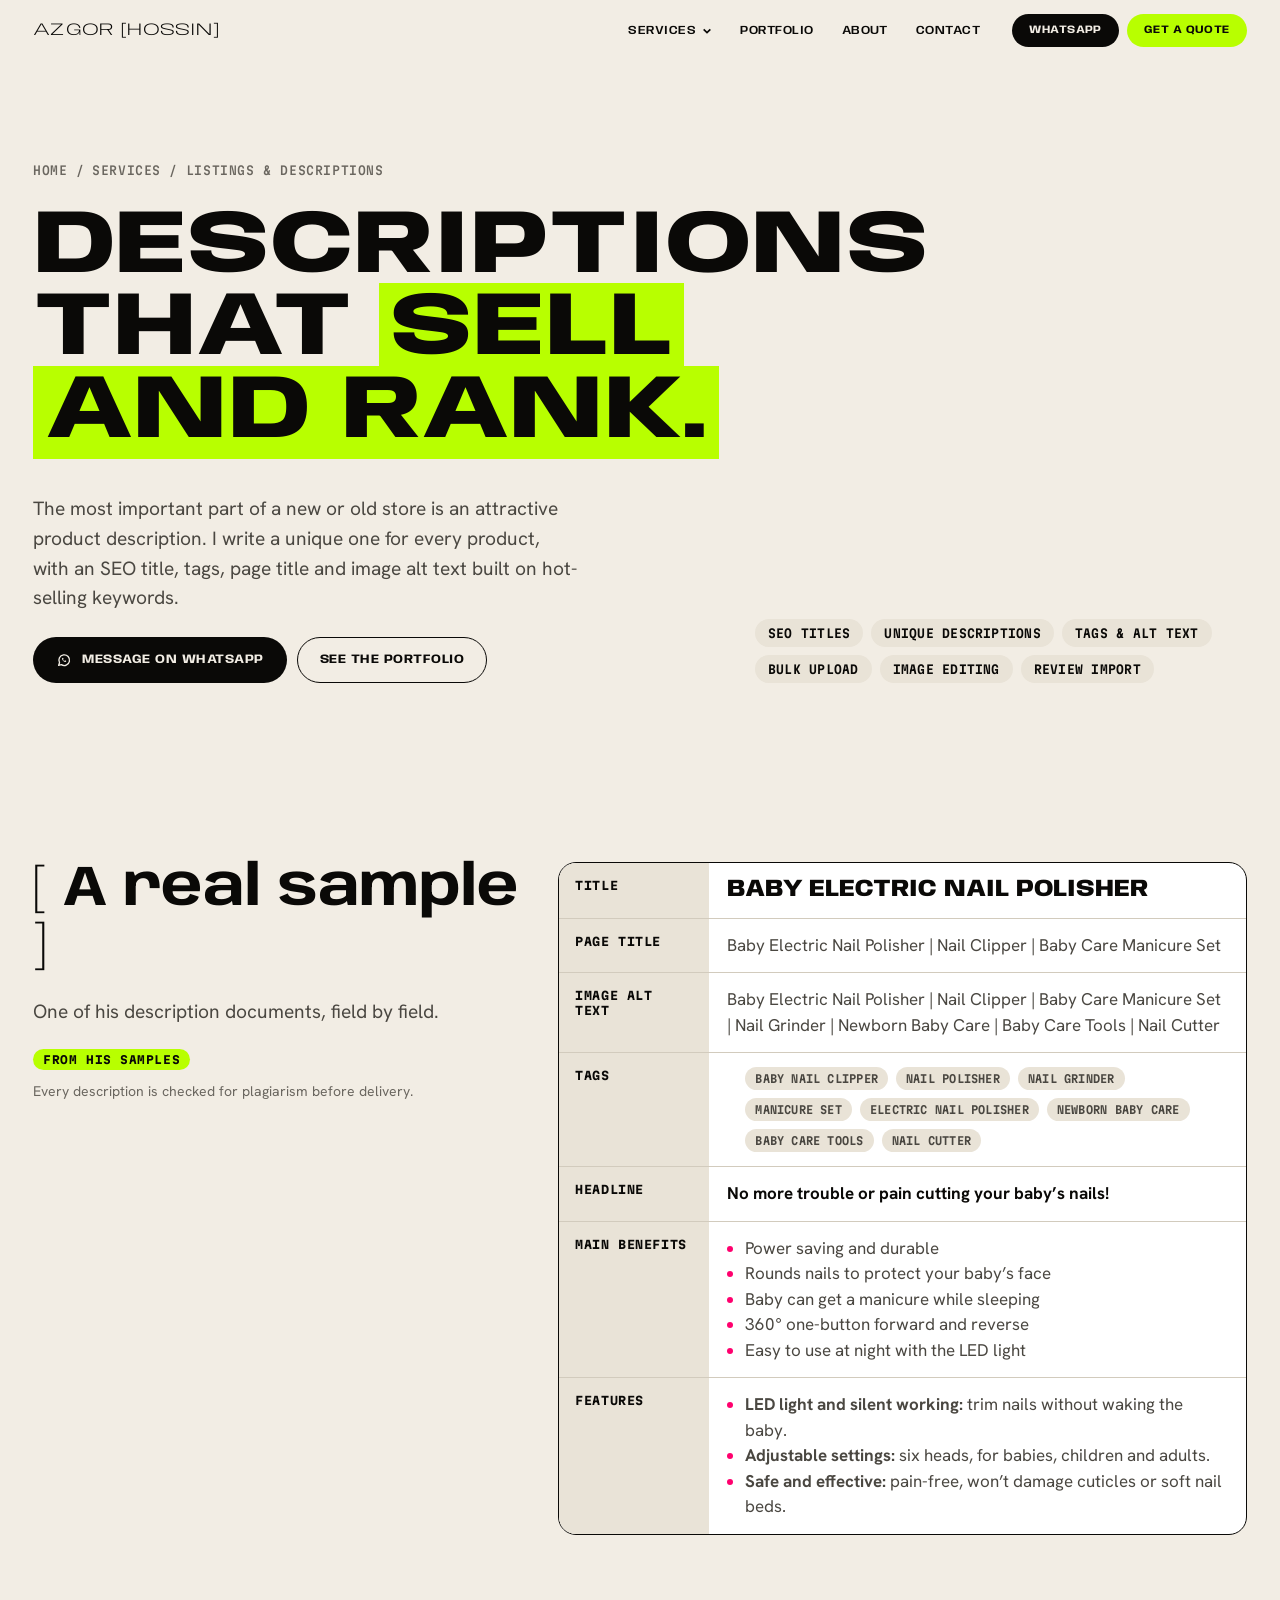
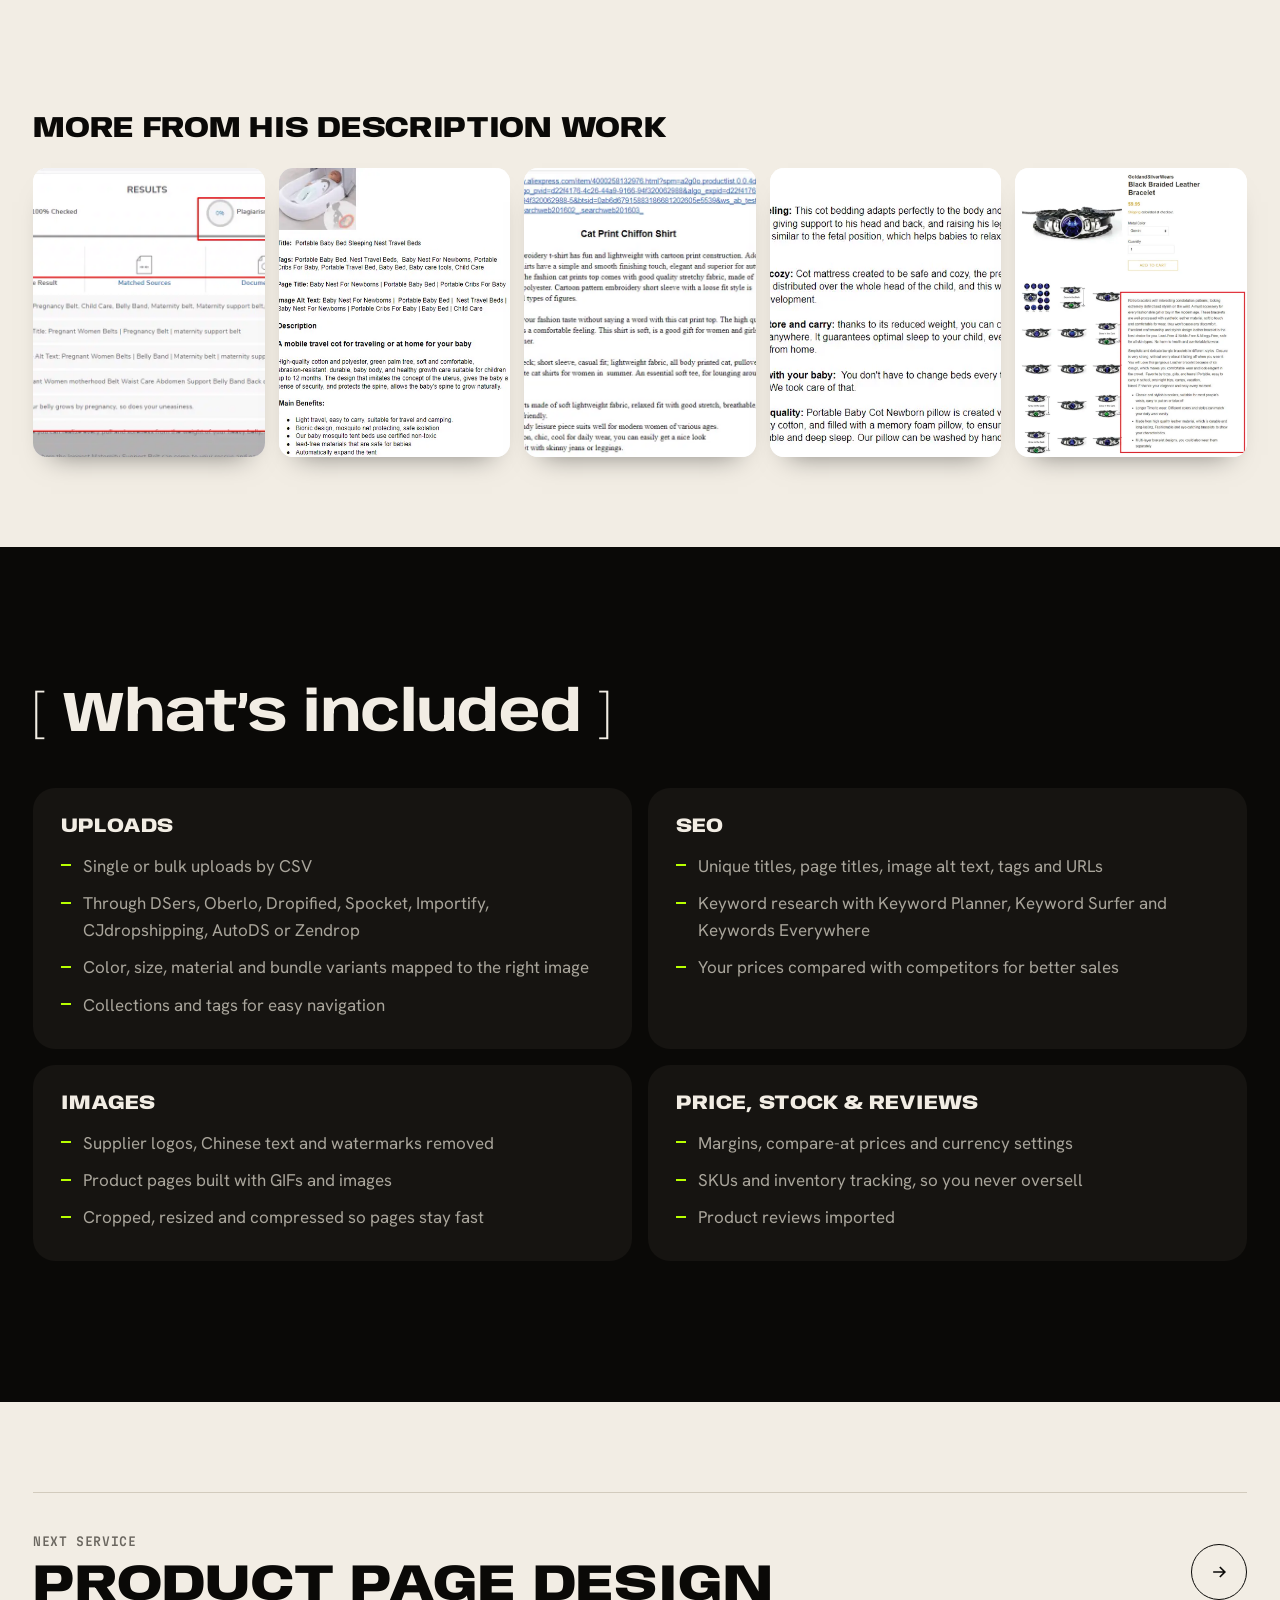
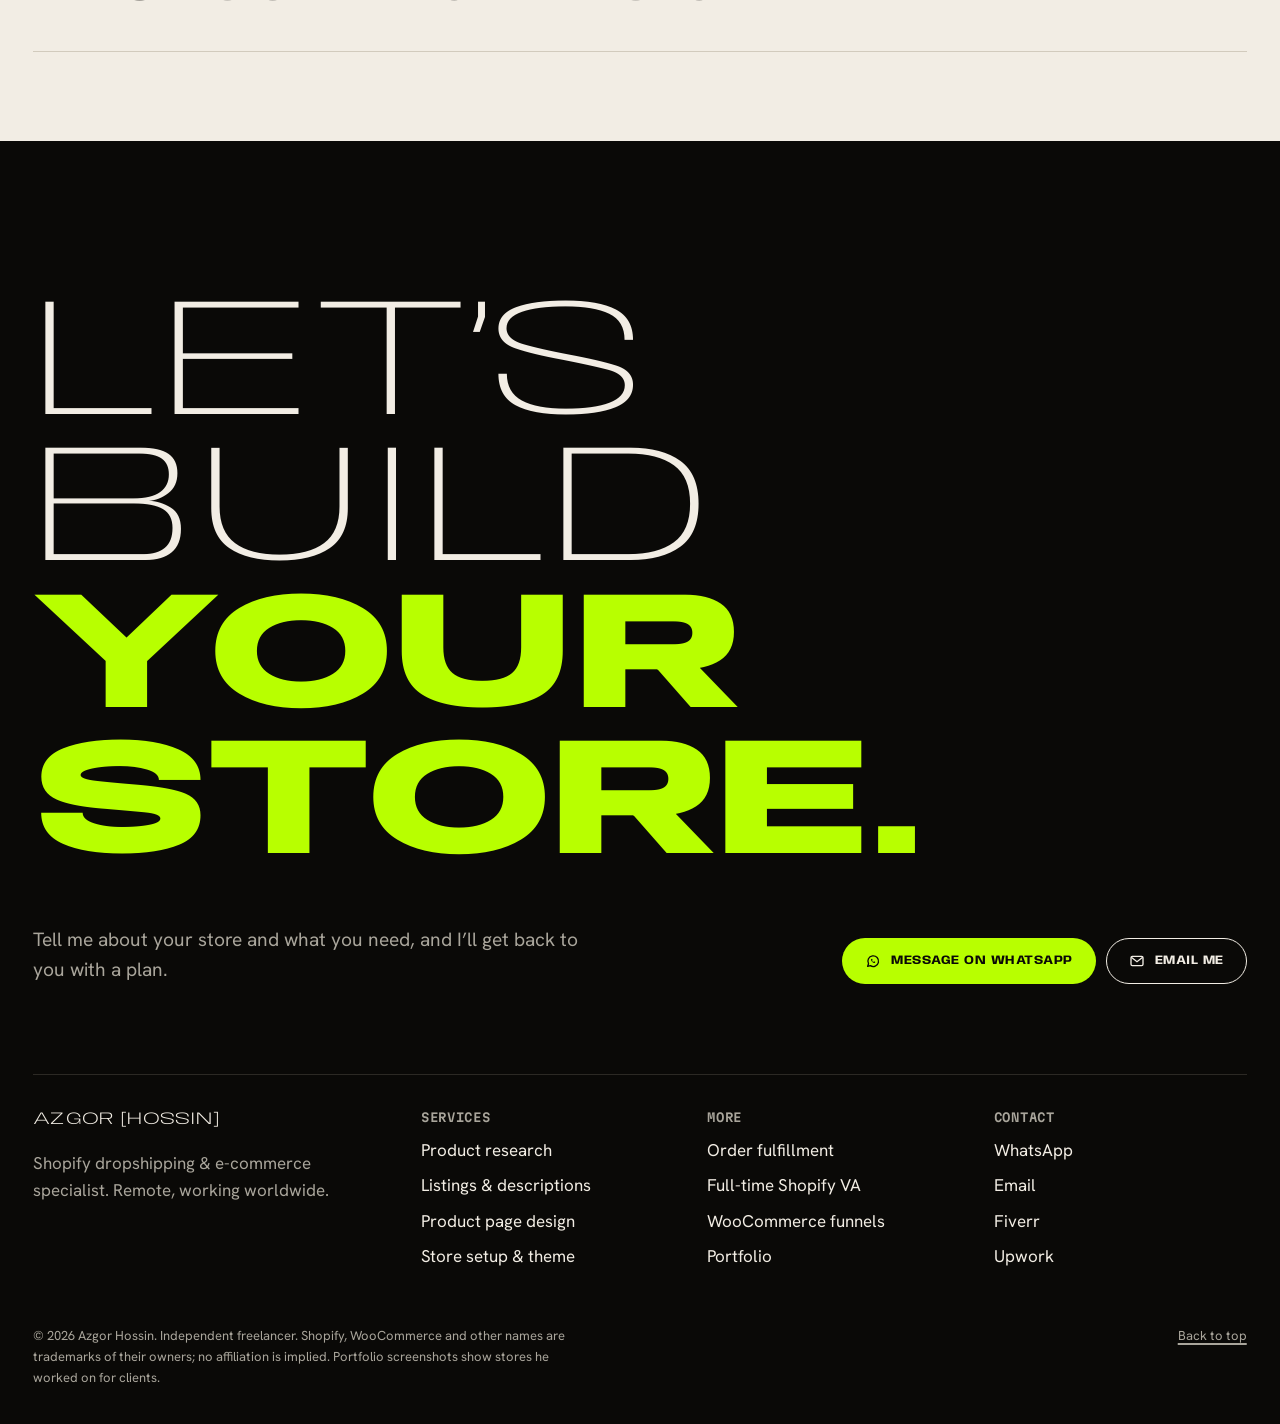
<file: services/product-listing.html>
<!doctype html>
<html lang="en">
<head>
  <meta charset="utf-8">
  <meta name="viewport" content="width=device-width, initial-scale=1">
  <title>Shopify Product Listing & SEO Descriptions — Azgor Hossin</title>
  <meta name="description" content="Unique, SEO-optimized Shopify product descriptions, titles, page titles, image alt text and tags, plus product uploads, variants, image editing and review import.">
  <meta name="theme-color" content="#f2ede4">
  <meta property="og:title" content="Shopify Product Listing & SEO Descriptions — Azgor Hossin">
  <meta property="og:description" content="Unique, SEO-optimized Shopify product descriptions, titles, page titles, image alt text and tags, plus product uploads, variants, image editing and review import.">
  <meta property="og:type" content="website">
  <meta property="og:image" content="https://azgor-portfolio.vercel.app/img/work/store-mojo-beauty.webp">
  <link rel="icon" href="/favicon.svg" type="image/svg+xml">
  <link rel="preconnect" href="https://fonts.googleapis.com">
  <link rel="preconnect" href="https://fonts.gstatic.com" crossorigin>
  <link rel="stylesheet" href="https://fonts.googleapis.com/css2?family=Anybody:wdth,wght@50..150,100..900&family=Hanken+Grotesk:wght@400;500;600;700&family=Martian+Mono:wdth,wght@75..112.5,400..700&display=swap">
  <link rel="stylesheet" href="/styles.css">
  <script>document.documentElement.classList.add('js')</script>
</head>
<body>
<!--
THESIS: A Shopify specialist's site where his real store pages are the portrait; refuses the category's gradient hero and icon-card grid.
OWN-WORLD: Layout after alejandroha.com: giant thin-wide name, [bracket] headings, pill buttons, generous air, one scroll-driven statement. Palette after silviamalavasi.com: warm white #f2ede4, black #0a0907, acid green #b8ff00, hot pink #ff006e, yellow #f3cf00. Anybody (wide, 100–900) for display, Hanken Grotesk for text, Martian Mono for data.
STORY: A store owner sees what he does, sees 36 real pages and a real research sheet, and messages him on WhatsApp.
FIRST VIEWPORT: Full-width name AZGOR [HOSSIN]; below it, left: headline, lead and WhatsApp/quote pills; right: four columns of his store pages drifting upward.
FORM: User-pinned direction (alejandroha.com layout + silviamalavasi.com palette); seed key 5c66db7f superseded.
FINISH: unreviewed and undocumented is unfinished; this build ends with the finish review, the verdict, DESIGN.md, and every shipping raster carrying its provenance
-->
<a class="skip" href="#main">Skip to content</a>
<header class="nav nav--always" id="nav">
  <div class="nav__in">
    <a class="nav__brand" href="/" aria-label="Azgor Hossin, home">Azgor [Hossin]</a>
    <nav class="nav__links" aria-label="Main">
      <div class="nav__drop">
        <button type="button" aria-expanded="false" aria-controls="svc-menu">Services <svg viewBox="0 0 12 12" aria-hidden="true"><path d="M2 4l4 4 4-4" fill="none" stroke="currentColor" stroke-width="2"/></svg></button>
        <div class="nav__menu" id="svc-menu"><a href="/services">All services</a><a href="/services/product-research">Product research</a><a href="/services/product-listing">Listings & SEO descriptions</a><a href="/services/product-page-design">Product & landing page design</a><a href="/services/store-setup">Store setup & theme customization</a><a href="/services/order-fulfillment">Order fulfillment</a><a href="/services/shopify-va">Full-time Shopify VA</a><a href="/services/woocommerce-funnels">WooCommerce funnels</a></div>
      </div>
      <a href="/portfolio">Portfolio</a>
      <a href="/about">About</a>
      <a href="/contact">Contact</a>
    </nav>
    <div class="nav__cta">
      <a class="pill pill--black pill--sm" data-link="whatsapp" href="/contact">WhatsApp</a>
      <a class="pill pill--acid pill--sm" href="/contact">Get a quote</a>
    </div>
    <button class="nav__burger" type="button" aria-label="Open menu" aria-expanded="false" aria-controls="menu"><svg viewBox="0 0 24 24" aria-hidden="true"><path d="M3 7h18M3 12h18M3 17h18" stroke="currentColor" stroke-width="2.2"/></svg></button>
  </div>
</header>
<div class="menu dark" id="menu" role="dialog" aria-modal="true" aria-label="Menu">
  <div class="menu__top"><a class="nav__brand" style="opacity:1;transform:none" href="/">Azgor [Hossin]</a><button class="menu__close" type="button" aria-label="Close menu"><svg viewBox="0 0 24 24" aria-hidden="true"><path d="M6 6l12 12M18 6L6 18" stroke="currentColor" stroke-width="2.5"/></svg></button></div>
  <nav aria-label="Mobile">
    <a href="/">Home</a>
    <a href="/services">Services</a>
    <a class="sub" href="/services/product-research">Product research</a>
    <a class="sub" href="/services/product-listing">Listings & SEO descriptions</a>
    <a class="sub" href="/services/product-page-design">Product & landing page design</a>
    <a class="sub" href="/services/store-setup">Store setup & theme customization</a>
    <a class="sub" href="/services/order-fulfillment">Order fulfillment</a>
    <a class="sub" href="/services/shopify-va">Full-time Shopify VA</a>
    <a class="sub" href="/services/woocommerce-funnels">WooCommerce funnels</a>
    <a href="/portfolio">Portfolio</a>
    <a href="/about">About</a>
    <a href="/contact">Contact</a>
  </nav>
  <div class="menu__cta">
    <a class="pill pill--acid" data-link="whatsapp" href="/contact"><svg viewBox="0 0 24 24" aria-hidden="true"><path d="M4 20l1.3-3.9A8 8 0 1 1 8 19z" fill="none" stroke="currentColor" stroke-width="2" stroke-linejoin="round"/><path d="M9 9.5c0 3 2.5 5.5 5.5 5.5l1-1.5-2-1-1 1c-1-.5-1.5-1-2-2l1-1-1-2z" fill="currentColor"/></svg> Message on WhatsApp</a>
    <a class="pill pill--line" data-link="email" href="/contact"><svg viewBox="0 0 24 24" aria-hidden="true"><rect x="3" y="5" width="18" height="14" rx="2" fill="none" stroke="currentColor" stroke-width="2"/><path d="M3.5 6.5l8.5 6.5 8.5-6.5" fill="none" stroke="currentColor" stroke-width="2"/></svg> Email me</a>
  </div>
</div>
<main id="main">
<section class="wrap phero">
  <p class="phero__crumbs meta"><a href="/">Home</a><span aria-hidden="true">/</span><a href="/services">Services</a><span aria-hidden="true">/</span>Listings & descriptions</p>
  <h1 class="h-xl">Descriptions that <span class="mark">sell and rank.</span></h1>
  <div class="phero__grid">
    <div class="stack">
      <p class="lead">The most important part of a new or old store is an attractive product description. I write a unique one for every product, with an SEO title, tags, page title and image alt text built on hot-selling keywords.</p>
      <div class="cta">
        <a class="pill pill--black" data-link="whatsapp" href="/contact"><svg viewBox="0 0 24 24" aria-hidden="true"><path d="M4 20l1.3-3.9A8 8 0 1 1 8 19z" fill="none" stroke="currentColor" stroke-width="2" stroke-linejoin="round"/><path d="M9 9.5c0 3 2.5 5.5 5.5 5.5l1-1.5-2-1-1 1c-1-.5-1.5-1-2-2l1-1-1-2z" fill="currentColor"/></svg> Message on WhatsApp</a>
        <a class="pill pill--line" href="/portfolio">See the portfolio</a>
      </div>
    </div>
    <ul class="chips" aria-label="At a glance"><li>SEO titles</li><li>Unique descriptions</li><li>Tags & alt text</li><li>Bulk upload</li><li>Image editing</li><li>Review import</li></ul>
  </div>
</section>

<section class="wrap sec--tight" aria-labelledby="sample">
  <div class="split">
    <div class="stack">
      <h2 id="sample" class="bracket">A real sample</h2>
      <p class="lead">One of his description documents, field by field.</p>
      <p class="note" style="margin:0"><span class="tag">From his samples</span> Every description is checked for plagiarism before delivery.</p>
    </div>
    <dl class="seo">
      <div><dt>Title</dt><dd class="t">Baby Electric Nail Polisher</dd></div>
      <div><dt>Page title</dt><dd>Baby Electric Nail Polisher | Nail Clipper | Baby Care Manicure Set</dd></div>
      <div><dt>Image alt text</dt><dd>Baby Electric Nail Polisher | Nail Clipper | Baby Care Manicure Set | Nail Grinder | Newborn Baby Care | Baby Care Tools | Nail Cutter</dd></div>
      <div><dt>Tags</dt><dd><ul class="chips"><li>baby nail clipper</li><li>nail polisher</li><li>nail grinder</li><li>manicure set</li><li>electric nail polisher</li><li>newborn baby care</li><li>baby care tools</li><li>nail cutter</li></ul></dd></div>
      <div><dt>Headline</dt><dd class="h">No more trouble or pain cutting your baby’s nails!</dd></div>
      <div><dt>Main benefits</dt><dd><ul><li>Power saving and durable</li><li>Rounds nails to protect your baby’s face</li><li>Baby can get a manicure while sleeping</li><li>360° one-button forward and reverse</li><li>Easy to use at night with the LED light</li></ul></dd></div>
      <div><dt>Features</dt><dd><ul><li><b>LED light and silent working:</b> trim nails without waking the baby.</li><li><b>Adjustable settings:</b> six heads, for babies, children and adults.</li><li><b>Safe and effective:</b> pain-free, won’t damage cuticles or soft nail beds.</li></ul></dd></div>
    </dl>
  </div>
</section>

<section class="wrap sec--tight" aria-labelledby="more-samples">
  <h2 id="more-samples" class="h-md" style="margin-bottom:24px">More from his description work</h2>
  <div class="thumbs thumbs--5">
    <button class="thumb" type="button" data-full="/img/proof/desc-plagiarism.webp" data-caption="Plagiarism check: 100% unique"><img src="/img/proof/desc-plagiarism.webp" width="900" height="618" alt="Plagiarism checker result: 0% plagiarism, 100% unique" loading="lazy" decoding="async"></button>
    <button class="thumb" type="button" data-full="/img/proof/desc-baby-nest.webp" data-caption="SEO fields for a baby travel bed"><img src="/img/proof/desc-baby-nest.webp" width="602" height="562" alt="Description sample for a portable baby nest travel bed with title, tags, page title and alt text" loading="lazy" decoding="async"></button>
    <button class="thumb" type="button" data-full="/img/proof/desc-chiffon-shirt.webp" data-caption="Description for a cat print chiffon shirt"><img src="/img/proof/desc-chiffon-shirt.webp" width="704" height="596" alt="Description sample for a cat print chiffon shirt" loading="lazy" decoding="async"></button>
    <button class="thumb" type="button" data-full="/img/proof/desc-features.webp" data-caption="Feature bullets for a baby cot"><img src="/img/proof/desc-features.webp" width="685" height="486" alt="Feature bullets sample for a baby cot" loading="lazy" decoding="async"></button>
    <button class="thumb" type="button" data-full="/img/proof/desc-bracelet.webp" data-caption="Description placed on a live product page"><img src="/img/proof/desc-bracelet.webp" width="900" height="1094" alt="Braided leather bracelet product page with the new description highlighted" loading="lazy" decoding="async"></button>
  </div>
</section>

<section class="dark sec" aria-labelledby="incl">
  <div class="wrap">
    <h2 id="incl" class="bracket">What’s included</h2>
    <div class="groups" style="margin-top:44px">
      <div class="group"><h3>Uploads</h3><ul><li>Single or bulk uploads by CSV</li><li>Through DSers, Oberlo, Dropified, Spocket, Importify, CJdropshipping, AutoDS or Zendrop</li><li>Color, size, material and bundle variants mapped to the right image</li><li>Collections and tags for easy navigation</li></ul></div>
      <div class="group"><h3>SEO</h3><ul><li>Unique titles, page titles, image alt text, tags and URLs</li><li>Keyword research with Keyword Planner, Keyword Surfer and Keywords Everywhere</li><li>Your prices compared with competitors for better sales</li></ul></div>
      <div class="group"><h3>Images</h3><ul><li>Supplier logos, Chinese text and watermarks removed</li><li>Product pages built with GIFs and images</li><li>Cropped, resized and compressed so pages stay fast</li></ul></div>
      <div class="group"><h3>Price, stock &amp; reviews</h3><ul><li>Margins, compare-at prices and currency settings</li><li>SKUs and inventory tracking, so you never oversell</li><li>Product reviews imported</li></ul></div>
    </div>
  </div>
</section>
<section class="wrap sec--tight">
  <a class="next" href="/services/product-page-design"><span class="stack" style="gap:10px"><span class="meta muted">Next service</span><b>Product page design</b></span><span class="row__go" aria-hidden="true"><svg viewBox="0 0 24 24" aria-hidden="true"><path d="M5 12h14M13 6l6 6-6 6" fill="none" stroke="currentColor" stroke-width="2"/></svg></span></a>
</section>
</main>
<section class="dark" aria-labelledby="closer-title">
  <div class="wrap closer">
    <h2 id="closer-title" class="closer__big">Let’s build <em>your store.</em></h2>
    <div class="closer__row">
      <p class="lead">Tell me about your store and what you need, and I’ll get back to you with a plan.</p>
      <div class="cta">
        <a class="pill pill--acid" data-link="whatsapp" href="/contact"><svg viewBox="0 0 24 24" aria-hidden="true"><path d="M4 20l1.3-3.9A8 8 0 1 1 8 19z" fill="none" stroke="currentColor" stroke-width="2" stroke-linejoin="round"/><path d="M9 9.5c0 3 2.5 5.5 5.5 5.5l1-1.5-2-1-1 1c-1-.5-1.5-1-2-2l1-1-1-2z" fill="currentColor"/></svg> Message on WhatsApp</a>
        <a class="pill pill--line" data-link="email" href="/contact"><svg viewBox="0 0 24 24" aria-hidden="true"><rect x="3" y="5" width="18" height="14" rx="2" fill="none" stroke="currentColor" stroke-width="2"/><path d="M3.5 6.5l8.5 6.5 8.5-6.5" fill="none" stroke="currentColor" stroke-width="2"/></svg> Email me</a>
      </div>
    </div>
  </div>
  <footer class="wrap foot">
    <div class="foot__grid">
      <div class="stack">
        <a class="nav__brand" style="opacity:1;transform:none" href="/">Azgor [Hossin]</a>
        <p class="muted" style="margin:0;color:var(--on-black-2)">Shopify dropshipping &amp; e-commerce specialist. Remote, working worldwide.</p>
      </div>
      <div><h3>Services</h3><ul><li><a href="/services/product-research">Product research</a></li><li><a href="/services/product-listing">Listings & descriptions</a></li><li><a href="/services/product-page-design">Product page design</a></li><li><a href="/services/store-setup">Store setup & theme</a></li></ul></div>
      <div><h3>More</h3><ul><li><a href="/services/order-fulfillment">Order fulfillment</a></li><li><a href="/services/shopify-va">Full-time Shopify VA</a></li><li><a href="/services/woocommerce-funnels">WooCommerce funnels</a></li><li><a href="/portfolio">Portfolio</a></li></ul></div>
      <div><h3>Contact</h3><ul><li><a data-link="whatsapp" href="/contact">WhatsApp</a></li><li><a data-link="email" href="/contact">Email</a></li><li><a data-link="fiverr" href="/contact">Fiverr</a></li><li><a data-link="upwork" href="/contact">Upwork</a></li></ul></div>
    </div>
    <div class="foot__small">
      <p>© <span data-year>2026</span> Azgor Hossin. Independent freelancer. Shopify, WooCommerce and other names are trademarks of their owners; no affiliation is implied. Portfolio screenshots show stores he worked on for clients.</p>
      <a href="#main">Back to top</a>
    </div>
  </footer>
</section>
<dialog class="viewer" id="viewer" aria-label="Full page view">
  <div class="viewer__bar">
    <p class="viewer__cap meta" id="viewer-cap"></p>
    <div class="viewer__ctl">
      <button type="button" class="viewer__btn" data-step="-1" aria-label="Previous"><svg viewBox="0 0 24 24" aria-hidden="true"><path d="M15 5l-7 7 7 7" fill="none" stroke="currentColor" stroke-width="2.5"/></svg></button>
      <button type="button" class="viewer__btn" data-step="1" aria-label="Next"><svg viewBox="0 0 24 24" aria-hidden="true"><path d="M9 5l7 7-7 7" fill="none" stroke="currentColor" stroke-width="2.5"/></svg></button>
      <button type="button" class="viewer__btn viewer__btn--close" data-close aria-label="Close"><svg viewBox="0 0 24 24" aria-hidden="true"><path d="M6 6l12 12M18 6L6 18" stroke="currentColor" stroke-width="2.5"/></svg></button>
    </div>
  </div>
  <div class="viewer__scroll" id="viewer-scroll"></div>
</dialog>
<script src="/script.js" defer></script>
</body>
</html>
</file>
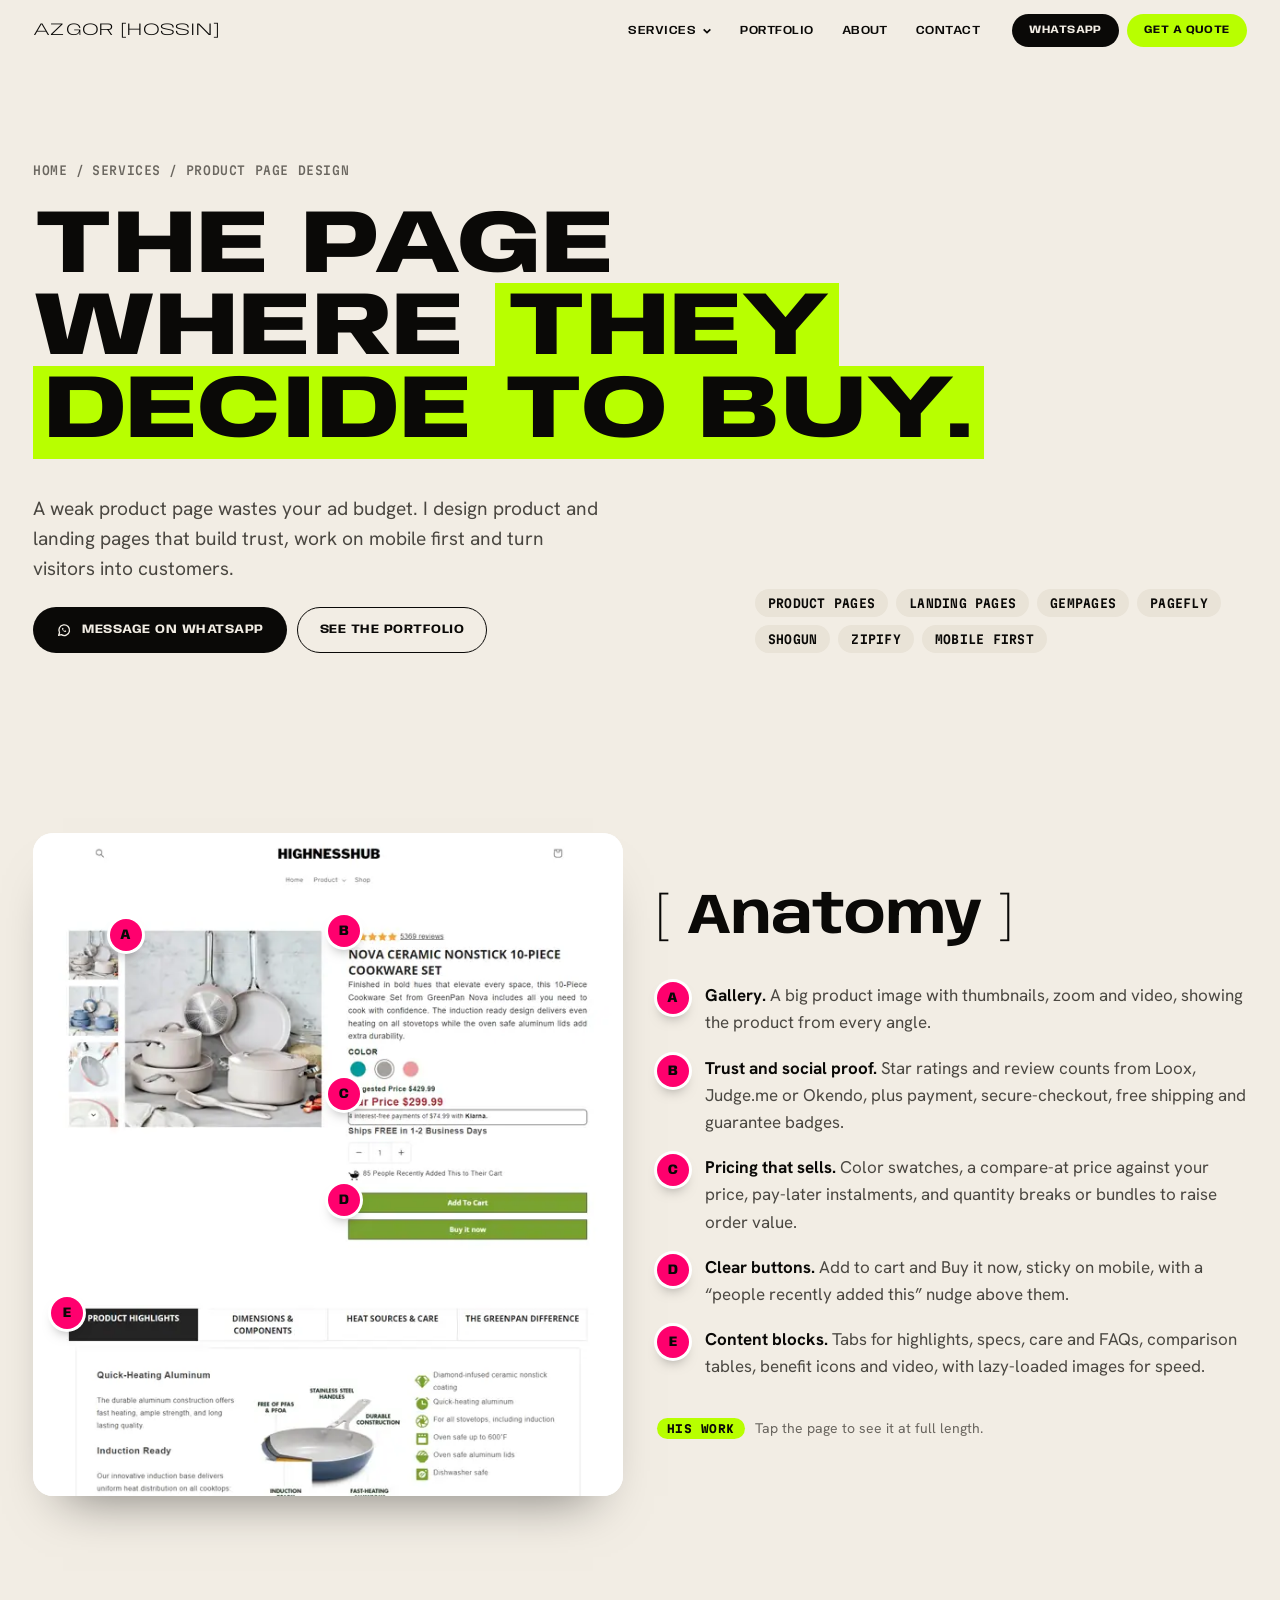
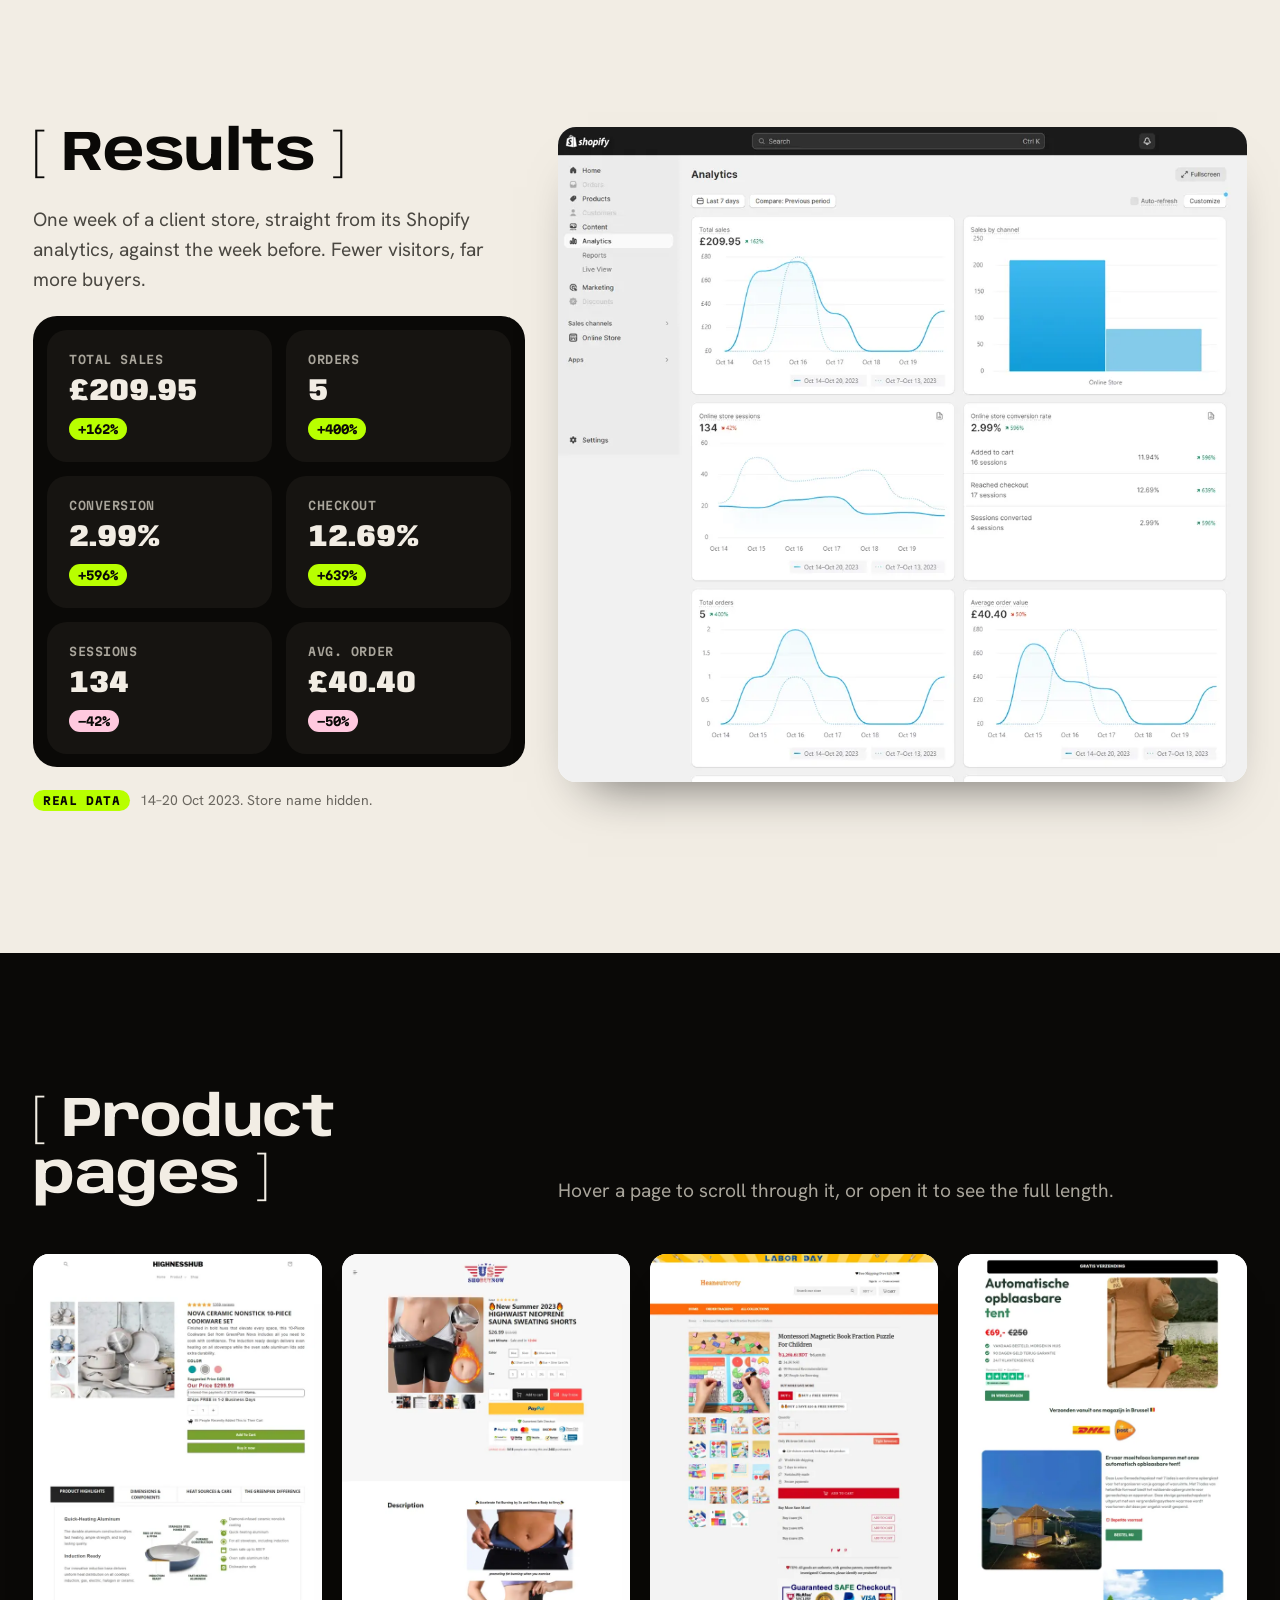
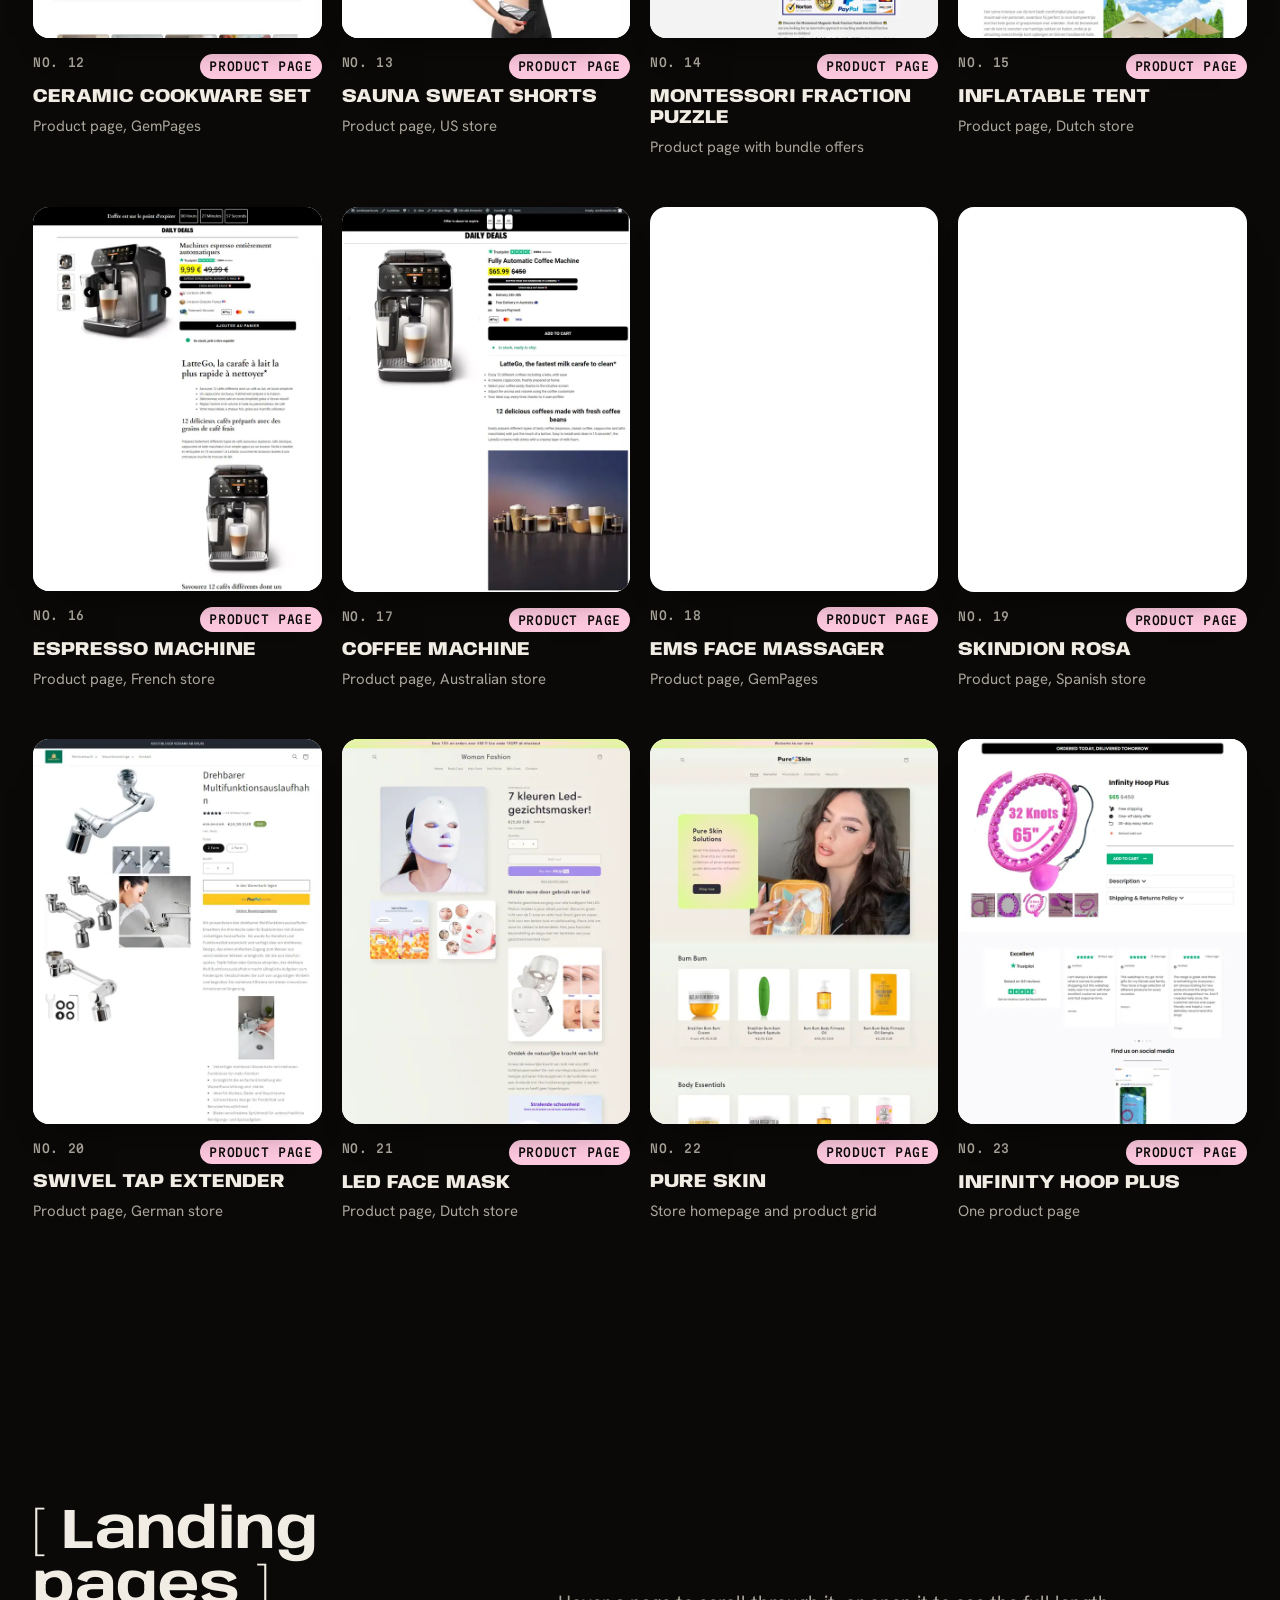
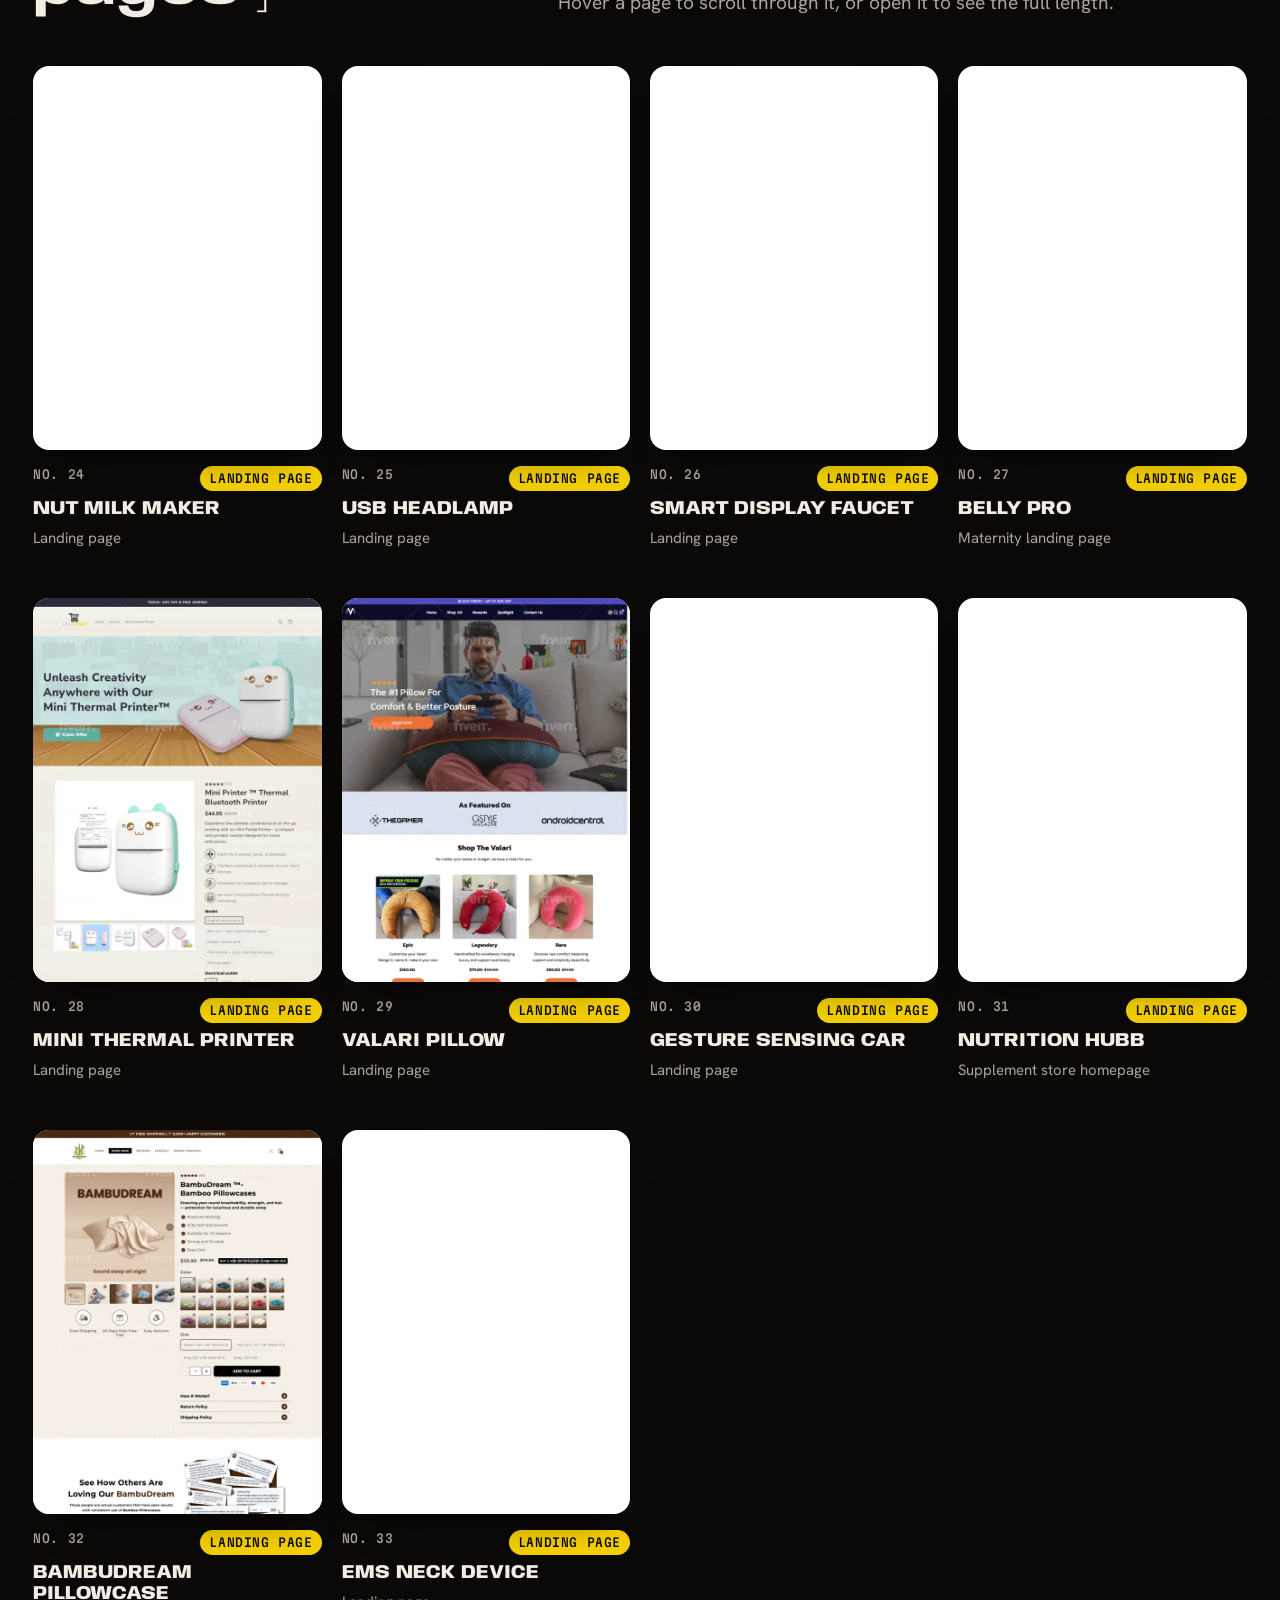
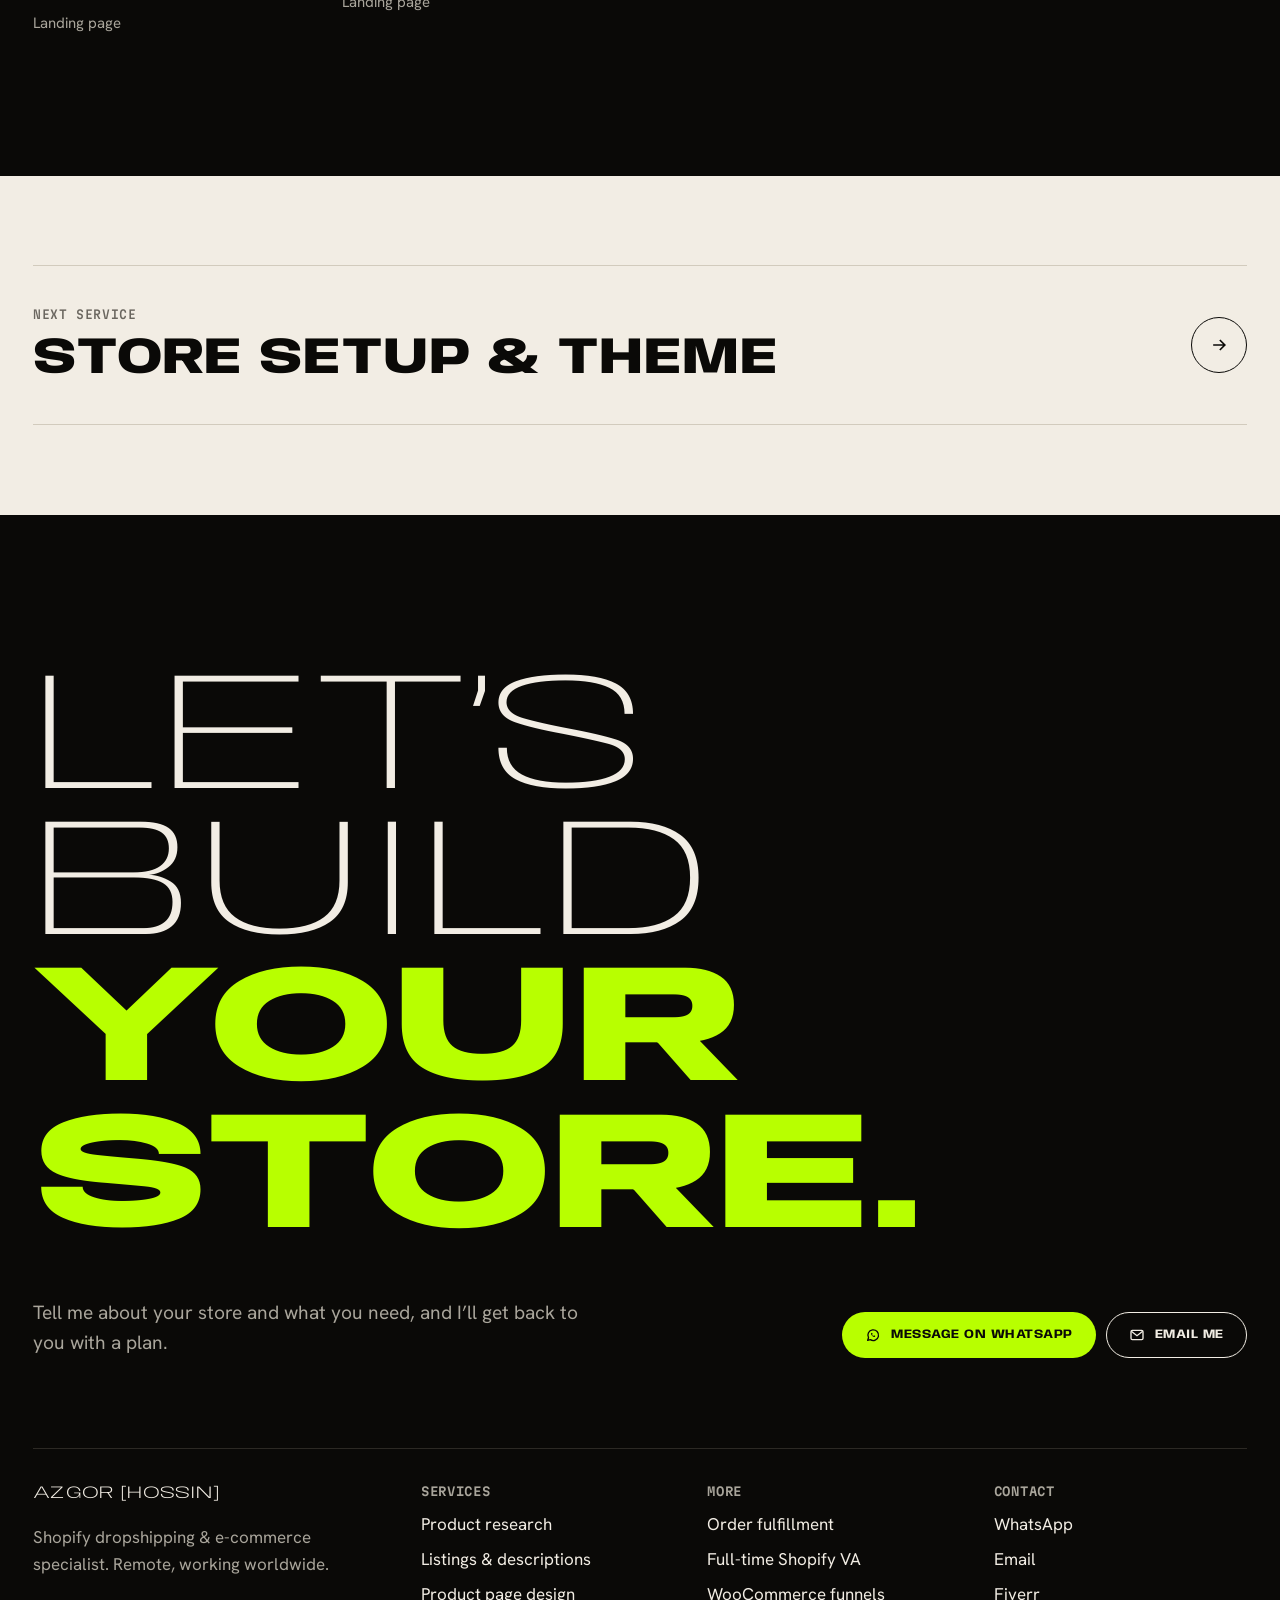
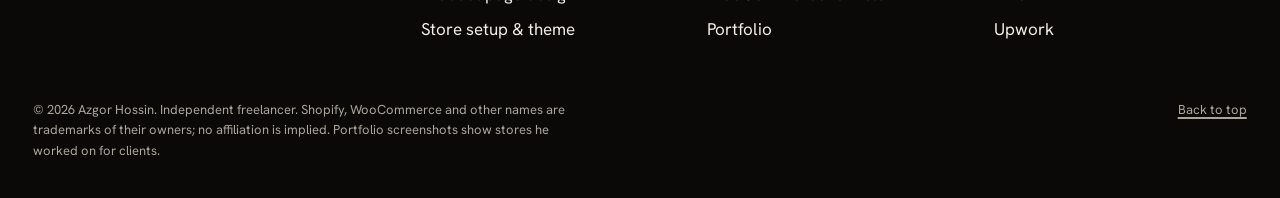
<file: services/product-page-design.html>
<!doctype html>
<html lang="en">
<head>
  <meta charset="utf-8">
  <meta name="viewport" content="width=device-width, initial-scale=1">
  <title>Shopify Product & Landing Page Design — Azgor Hossin</title>
  <meta name="description" content="High-converting Shopify product pages and landing pages built with the theme editor, GemPages, PageFly, Shogun and Zipify: galleries, trust badges, reviews, upsells and mobile-first layouts.">
  <meta name="theme-color" content="#f2ede4">
  <meta property="og:title" content="Shopify Product & Landing Page Design — Azgor Hossin">
  <meta property="og:description" content="High-converting Shopify product pages and landing pages built with the theme editor, GemPages, PageFly, Shogun and Zipify: galleries, trust badges, reviews, upsells and mobile-first layouts.">
  <meta property="og:type" content="website">
  <meta property="og:image" content="https://azgor-portfolio.vercel.app/img/work/store-mojo-beauty.webp">
  <link rel="icon" href="/favicon.svg" type="image/svg+xml">
  <link rel="preconnect" href="https://fonts.googleapis.com">
  <link rel="preconnect" href="https://fonts.gstatic.com" crossorigin>
  <link rel="stylesheet" href="https://fonts.googleapis.com/css2?family=Anybody:wdth,wght@50..150,100..900&family=Hanken+Grotesk:wght@400;500;600;700&family=Martian+Mono:wdth,wght@75..112.5,400..700&display=swap">
  <link rel="stylesheet" href="/styles.css">
  <script>document.documentElement.classList.add('js')</script>
</head>
<body>
<!--
THESIS: A Shopify specialist's site where his real store pages are the portrait; refuses the category's gradient hero and icon-card grid.
OWN-WORLD: Layout after alejandroha.com: giant thin-wide name, [bracket] headings, pill buttons, generous air, one scroll-driven statement. Palette after silviamalavasi.com: warm white #f2ede4, black #0a0907, acid green #b8ff00, hot pink #ff006e, yellow #f3cf00. Anybody (wide, 100–900) for display, Hanken Grotesk for text, Martian Mono for data.
STORY: A store owner sees what he does, sees 36 real pages and a real research sheet, and messages him on WhatsApp.
FIRST VIEWPORT: Full-width name AZGOR [HOSSIN]; below it, left: headline, lead and WhatsApp/quote pills; right: four columns of his store pages drifting upward.
FORM: User-pinned direction (alejandroha.com layout + silviamalavasi.com palette); seed key 5c66db7f superseded.
FINISH: unreviewed and undocumented is unfinished; this build ends with the finish review, the verdict, DESIGN.md, and every shipping raster carrying its provenance
-->
<a class="skip" href="#main">Skip to content</a>
<header class="nav nav--always" id="nav">
  <div class="nav__in">
    <a class="nav__brand" href="/" aria-label="Azgor Hossin, home">Azgor [Hossin]</a>
    <nav class="nav__links" aria-label="Main">
      <div class="nav__drop">
        <button type="button" aria-expanded="false" aria-controls="svc-menu">Services <svg viewBox="0 0 12 12" aria-hidden="true"><path d="M2 4l4 4 4-4" fill="none" stroke="currentColor" stroke-width="2"/></svg></button>
        <div class="nav__menu" id="svc-menu"><a href="/services">All services</a><a href="/services/product-research">Product research</a><a href="/services/product-listing">Listings & SEO descriptions</a><a href="/services/product-page-design">Product & landing page design</a><a href="/services/store-setup">Store setup & theme customization</a><a href="/services/order-fulfillment">Order fulfillment</a><a href="/services/shopify-va">Full-time Shopify VA</a><a href="/services/woocommerce-funnels">WooCommerce funnels</a></div>
      </div>
      <a href="/portfolio">Portfolio</a>
      <a href="/about">About</a>
      <a href="/contact">Contact</a>
    </nav>
    <div class="nav__cta">
      <a class="pill pill--black pill--sm" data-link="whatsapp" href="/contact">WhatsApp</a>
      <a class="pill pill--acid pill--sm" href="/contact">Get a quote</a>
    </div>
    <button class="nav__burger" type="button" aria-label="Open menu" aria-expanded="false" aria-controls="menu"><svg viewBox="0 0 24 24" aria-hidden="true"><path d="M3 7h18M3 12h18M3 17h18" stroke="currentColor" stroke-width="2.2"/></svg></button>
  </div>
</header>
<div class="menu dark" id="menu" role="dialog" aria-modal="true" aria-label="Menu">
  <div class="menu__top"><a class="nav__brand" style="opacity:1;transform:none" href="/">Azgor [Hossin]</a><button class="menu__close" type="button" aria-label="Close menu"><svg viewBox="0 0 24 24" aria-hidden="true"><path d="M6 6l12 12M18 6L6 18" stroke="currentColor" stroke-width="2.5"/></svg></button></div>
  <nav aria-label="Mobile">
    <a href="/">Home</a>
    <a href="/services">Services</a>
    <a class="sub" href="/services/product-research">Product research</a>
    <a class="sub" href="/services/product-listing">Listings & SEO descriptions</a>
    <a class="sub" href="/services/product-page-design">Product & landing page design</a>
    <a class="sub" href="/services/store-setup">Store setup & theme customization</a>
    <a class="sub" href="/services/order-fulfillment">Order fulfillment</a>
    <a class="sub" href="/services/shopify-va">Full-time Shopify VA</a>
    <a class="sub" href="/services/woocommerce-funnels">WooCommerce funnels</a>
    <a href="/portfolio">Portfolio</a>
    <a href="/about">About</a>
    <a href="/contact">Contact</a>
  </nav>
  <div class="menu__cta">
    <a class="pill pill--acid" data-link="whatsapp" href="/contact"><svg viewBox="0 0 24 24" aria-hidden="true"><path d="M4 20l1.3-3.9A8 8 0 1 1 8 19z" fill="none" stroke="currentColor" stroke-width="2" stroke-linejoin="round"/><path d="M9 9.5c0 3 2.5 5.5 5.5 5.5l1-1.5-2-1-1 1c-1-.5-1.5-1-2-2l1-1-1-2z" fill="currentColor"/></svg> Message on WhatsApp</a>
    <a class="pill pill--line" data-link="email" href="/contact"><svg viewBox="0 0 24 24" aria-hidden="true"><rect x="3" y="5" width="18" height="14" rx="2" fill="none" stroke="currentColor" stroke-width="2"/><path d="M3.5 6.5l8.5 6.5 8.5-6.5" fill="none" stroke="currentColor" stroke-width="2"/></svg> Email me</a>
  </div>
</div>
<main id="main">
<section class="wrap phero">
  <p class="phero__crumbs meta"><a href="/">Home</a><span aria-hidden="true">/</span><a href="/services">Services</a><span aria-hidden="true">/</span>Product page design</p>
  <h1 class="h-xl">The page where <span class="mark">they decide to buy.</span></h1>
  <div class="phero__grid">
    <div class="stack">
      <p class="lead">A weak product page wastes your ad budget. I design product and landing pages that build trust, work on mobile first and turn visitors into customers.</p>
      <div class="cta">
        <a class="pill pill--black" data-link="whatsapp" href="/contact"><svg viewBox="0 0 24 24" aria-hidden="true"><path d="M4 20l1.3-3.9A8 8 0 1 1 8 19z" fill="none" stroke="currentColor" stroke-width="2" stroke-linejoin="round"/><path d="M9 9.5c0 3 2.5 5.5 5.5 5.5l1-1.5-2-1-1 1c-1-.5-1.5-1-2-2l1-1-1-2z" fill="currentColor"/></svg> Message on WhatsApp</a>
        <a class="pill pill--line" href="/portfolio">See the portfolio</a>
      </div>
    </div>
    <ul class="chips" aria-label="At a glance"><li>Product pages</li><li>Landing pages</li><li>GemPages</li><li>PageFly</li><li>Shogun</li><li>Zipify</li><li>Mobile first</li></ul>
  </div>
</section>

<section class="wrap sec--tight" aria-labelledby="anat">
  <div class="split split--even" style="align-items:center">
    <button class="anatomy" type="button" data-full="/img/work/pdp-cookware-set.webp" data-caption="Product page · 10-piece cookware set">
      <img src="/img/work/pdp-cookware-set.webp" width="640" height="2942" alt="A product page Azgor built for a 10-piece ceramic cookware set" decoding="async">
      <span class="pin" style="top:13%;left:13%">A</span>
      <span class="pin" style="top:12.5%;left:50%">B</span>
      <span class="pin" style="top:37%;left:50%">C</span>
      <span class="pin" style="top:53%;left:50%">D</span>
      <span class="pin" style="top:70%;left:3%">E</span>
    </button>
    <div class="stack stack--lg">
      <h2 id="anat" class="bracket">Anatomy</h2>
      <ol class="key">
        <li><span class="pin">A</span><p><strong>Gallery.</strong> A big product image with thumbnails, zoom and video, showing the product from every angle.</p></li>
        <li><span class="pin">B</span><p><strong>Trust and social proof.</strong> Star ratings and review counts from Loox, Judge.me or Okendo, plus payment, secure-checkout, free shipping and guarantee badges.</p></li>
        <li><span class="pin">C</span><p><strong>Pricing that sells.</strong> Color swatches, a compare-at price against your price, pay-later instalments, and quantity breaks or bundles to raise order value.</p></li>
        <li><span class="pin">D</span><p><strong>Clear buttons.</strong> Add to cart and Buy it now, sticky on mobile, with a “people recently added this” nudge above them.</p></li>
        <li><span class="pin">E</span><p><strong>Content blocks.</strong> Tabs for highlights, specs, care and FAQs, comparison tables, benefit icons and video, with lazy-loaded images for speed.</p></li>
      </ol>
      <p class="note" style="margin:0"><span class="tag">His work</span> Tap the page to see it at full length.</p>
    </div>
  </div>
</section>

<section class="wrap sec" id="results" aria-labelledby="res">
  <div class="split">
    <div class="stack">
      <h2 id="res" class="bracket">Results</h2>
      <p class="lead">One week of a client store, straight from its Shopify analytics, against the week before. Fewer visitors, far more buyers.</p>
      <div class="dark" style="border-radius:24px;padding:14px">
        <dl class="kpi">
          <div><dt>Total sales</dt><dd>£209.95</dd><span class="d">+162%</span></div>
          <div><dt>Orders</dt><dd>5</dd><span class="d">+400%</span></div>
          <div><dt>Conversion</dt><dd>2.99%</dd><span class="d">+596%</span></div>
          <div><dt>Checkout</dt><dd>12.69%</dd><span class="d">+639%</span></div>
          <div><dt>Sessions</dt><dd>134</dd><span class="d d--down">−42%</span></div>
          <div><dt>Avg. order</dt><dd>£40.40</dd><span class="d d--down">−50%</span></div>
        </dl>
      </div>
      <p class="note" style="margin:0"><span class="tag">Real data</span> 14–20 Oct 2023. Store name hidden.</p>
    </div>
    <button class="shot" type="button" data-full="/img/proof/shopify-analytics.webp" data-caption="Shopify analytics, last 7 days vs previous period (store name hidden)"><img src="/img/proof/shopify-analytics.webp" width="1000" height="952" alt="Shopify analytics dashboard: total sales £209.95 up 162%, 134 sessions, 2.99% conversion rate, 5 orders, average order value £40.40" loading="lazy" decoding="async"></button>
  </div>
</section>
<section class="dark sec">
  <div class="wrap">
    <div class="split" style="align-items:end">
      <h2 class="bracket">Product pages</h2>
      <p class="lead">Hover a page to scroll through it, or open it to see the full length.</p>
    </div>
    <ul class="wall ">
    <li class="card" data-cat="pdp">
      <button class="card__frame" type="button" data-full="/img/work/pdp-cookware-set.webp" data-caption="Ceramic cookware set · Product page, GemPages" aria-label="Open full page: Ceramic cookware set">
        <img src="/img/work/pdp-cookware-set.webp" width="640" height="2942" alt="Ceramic cookware set: product page, gempages, built by Azgor" loading="lazy" decoding="async">
      </button>
      <p class="card__meta meta"><span>No. 12</span><span class="card__cat">Product page</span></p>
      <p class="card__t">Ceramic cookware set</p>
      <p class="card__s">Product page, GemPages</p>
    </li>
    <li class="card" data-cat="pdp">
      <button class="card__frame" type="button" data-full="/img/work/pdp-sauna-shorts.webp" data-caption="Sauna sweat shorts · Product page, US store" aria-label="Open full page: Sauna sweat shorts">
        <img src="/img/work/pdp-sauna-shorts.webp" width="640" height="5550" alt="Sauna sweat shorts: product page, us store, built by Azgor" loading="lazy" decoding="async">
      </button>
      <p class="card__meta meta"><span>No. 13</span><span class="card__cat">Product page</span></p>
      <p class="card__t">Sauna sweat shorts</p>
      <p class="card__s">Product page, US store</p>
    </li>
    <li class="card" data-cat="pdp">
      <button class="card__frame" type="button" data-full="/img/work/pdp-montessori-puzzle.webp" data-caption="Montessori fraction puzzle · Product page with bundle offers" aria-label="Open full page: Montessori fraction puzzle">
        <img src="/img/work/pdp-montessori-puzzle.webp" width="640" height="3724" alt="Montessori fraction puzzle: product page with bundle offers, built by Azgor" loading="lazy" decoding="async">
      </button>
      <p class="card__meta meta"><span>No. 14</span><span class="card__cat">Product page</span></p>
      <p class="card__t">Montessori fraction puzzle</p>
      <p class="card__s">Product page with bundle offers</p>
    </li>
    <li class="card" data-cat="pdp">
      <button class="card__frame" type="button" data-full="/img/work/pdp-inflatable-tent.webp" data-caption="Inflatable tent · Product page, Dutch store" aria-label="Open full page: Inflatable tent">
        <img src="/img/work/pdp-inflatable-tent.webp" width="640" height="2260" alt="Inflatable tent: product page, dutch store, built by Azgor" loading="lazy" decoding="async">
      </button>
      <p class="card__meta meta"><span>No. 15</span><span class="card__cat">Product page</span></p>
      <p class="card__t">Inflatable tent</p>
      <p class="card__s">Product page, Dutch store</p>
    </li>
    <li class="card" data-cat="pdp">
      <button class="card__frame" type="button" data-full="/img/work/pdp-espresso-fr.webp" data-caption="Espresso machine · Product page, French store" aria-label="Open full page: Espresso machine">
        <img src="/img/work/pdp-espresso-fr.webp" width="640" height="6400" alt="Espresso machine: product page, french store, built by Azgor" loading="lazy" decoding="async">
      </button>
      <p class="card__meta meta"><span>No. 16</span><span class="card__cat">Product page</span></p>
      <p class="card__t">Espresso machine</p>
      <p class="card__s">Product page, French store</p>
    </li>
    <li class="card" data-cat="pdp">
      <button class="card__frame" type="button" data-full="/img/work/pdp-coffee-machine.webp" data-caption="Coffee machine · Product page, Australian store" aria-label="Open full page: Coffee machine">
        <img src="/img/work/pdp-coffee-machine.webp" width="640" height="6400" alt="Coffee machine: product page, australian store, built by Azgor" loading="lazy" decoding="async">
      </button>
      <p class="card__meta meta"><span>No. 17</span><span class="card__cat">Product page</span></p>
      <p class="card__t">Coffee machine</p>
      <p class="card__s">Product page, Australian store</p>
    </li>
    <li class="card" data-cat="pdp">
      <button class="card__frame" type="button" data-full="/img/work/pdp-ems-massager.webp" data-caption="EMS face massager · Product page, GemPages" aria-label="Open full page: EMS face massager">
        <img src="/img/work/pdp-ems-massager.webp" width="640" height="2188" alt="EMS face massager: product page, gempages, built by Azgor" loading="lazy" decoding="async">
      </button>
      <p class="card__meta meta"><span>No. 18</span><span class="card__cat">Product page</span></p>
      <p class="card__t">EMS face massager</p>
      <p class="card__s">Product page, GemPages</p>
    </li>
    <li class="card" data-cat="pdp">
      <button class="card__frame" type="button" data-full="/img/work/pdp-skindion.webp" data-caption="Skindion Rosa · Product page, Spanish store" aria-label="Open full page: Skindion Rosa">
        <img src="/img/work/pdp-skindion.webp" width="640" height="3678" alt="Skindion Rosa: product page, spanish store, built by Azgor" loading="lazy" decoding="async">
      </button>
      <p class="card__meta meta"><span>No. 19</span><span class="card__cat">Product page</span></p>
      <p class="card__t">Skindion Rosa</p>
      <p class="card__s">Product page, Spanish store</p>
    </li>
    <li class="card" data-cat="pdp">
      <button class="card__frame" type="button" data-full="/img/work/pdp-swivel-tap.webp" data-caption="Swivel tap extender · Product page, German store" aria-label="Open full page: Swivel tap extender">
        <img src="/img/work/pdp-swivel-tap.webp" width="640" height="2842" alt="Swivel tap extender: product page, german store, built by Azgor" loading="lazy" decoding="async">
      </button>
      <p class="card__meta meta"><span>No. 20</span><span class="card__cat">Product page</span></p>
      <p class="card__t">Swivel tap extender</p>
      <p class="card__s">Product page, German store</p>
    </li>
    <li class="card" data-cat="pdp">
      <button class="card__frame" type="button" data-full="/img/work/pdp-led-mask.webp" data-caption="LED face mask · Product page, Dutch store" aria-label="Open full page: LED face mask">
        <img src="/img/work/pdp-led-mask.webp" width="640" height="2094" alt="LED face mask: product page, dutch store, built by Azgor" loading="lazy" decoding="async">
      </button>
      <p class="card__meta meta"><span>No. 21</span><span class="card__cat">Product page</span></p>
      <p class="card__t">LED face mask</p>
      <p class="card__s">Product page, Dutch store</p>
    </li>
    <li class="card" data-cat="pdp">
      <button class="card__frame" type="button" data-full="/img/work/pdp-pure-skin.webp" data-caption="Pure Skin · Store homepage and product grid" aria-label="Open full page: Pure Skin">
        <img src="/img/work/pdp-pure-skin.webp" width="640" height="1862" alt="Pure Skin: store homepage and product grid, built by Azgor" loading="lazy" decoding="async">
      </button>
      <p class="card__meta meta"><span>No. 22</span><span class="card__cat">Product page</span></p>
      <p class="card__t">Pure Skin</p>
      <p class="card__s">Store homepage and product grid</p>
    </li>
    <li class="card" data-cat="pdp">
      <button class="card__frame" type="button" data-full="/img/work/pdp-infinity-hoop.webp" data-caption="Infinity Hoop Plus · One product page" aria-label="Open full page: Infinity Hoop Plus">
        <img src="/img/work/pdp-infinity-hoop.webp" width="640" height="1058" alt="Infinity Hoop Plus: one product page, built by Azgor" loading="lazy" decoding="async">
      </button>
      <p class="card__meta meta"><span>No. 23</span><span class="card__cat">Product page</span></p>
      <p class="card__t">Infinity Hoop Plus</p>
      <p class="card__s">One product page</p>
    </li>
  </ul>
  </div>
</section>
<section class="dark sec">
  <div class="wrap">
    <div class="split" style="align-items:end">
      <h2 class="bracket">Landing pages</h2>
      <p class="lead">Hover a page to scroll through it, or open it to see the full length.</p>
    </div>
    <ul class="wall ">
    <li class="card" data-cat="lp">
      <button class="card__frame" type="button" data-full="/img/work/lp-nut-milk-maker.webp" data-caption="Nut milk maker · Landing page" aria-label="Open full page: Nut milk maker">
        <img src="/img/work/lp-nut-milk-maker.webp" width="640" height="4014" alt="Nut milk maker: landing page, built by Azgor" loading="lazy" decoding="async">
      </button>
      <p class="card__meta meta"><span>No. 24</span><span class="card__cat">Landing page</span></p>
      <p class="card__t">Nut milk maker</p>
      <p class="card__s">Landing page</p>
    </li>
    <li class="card" data-cat="lp">
      <button class="card__frame" type="button" data-full="/img/work/lp-headlamp.webp" data-caption="USB headlamp · Landing page" aria-label="Open full page: USB headlamp">
        <img src="/img/work/lp-headlamp.webp" width="640" height="4860" alt="USB headlamp: landing page, built by Azgor" loading="lazy" decoding="async">
      </button>
      <p class="card__meta meta"><span>No. 25</span><span class="card__cat">Landing page</span></p>
      <p class="card__t">USB headlamp</p>
      <p class="card__s">Landing page</p>
    </li>
    <li class="card" data-cat="lp">
      <button class="card__frame" type="button" data-full="/img/work/lp-smart-faucet.webp" data-caption="Smart display faucet · Landing page" aria-label="Open full page: Smart display faucet">
        <img src="/img/work/lp-smart-faucet.webp" width="640" height="3686" alt="Smart display faucet: landing page, built by Azgor" loading="lazy" decoding="async">
      </button>
      <p class="card__meta meta"><span>No. 26</span><span class="card__cat">Landing page</span></p>
      <p class="card__t">Smart display faucet</p>
      <p class="card__s">Landing page</p>
    </li>
    <li class="card" data-cat="lp">
      <button class="card__frame" type="button" data-full="/img/work/lp-belly-pro.webp" data-caption="Belly Pro · Maternity landing page" aria-label="Open full page: Belly Pro">
        <img src="/img/work/lp-belly-pro.webp" width="640" height="5086" alt="Belly Pro: maternity landing page, built by Azgor" loading="lazy" decoding="async">
      </button>
      <p class="card__meta meta"><span>No. 27</span><span class="card__cat">Landing page</span></p>
      <p class="card__t">Belly Pro</p>
      <p class="card__s">Maternity landing page</p>
    </li>
    <li class="card" data-cat="lp">
      <button class="card__frame" type="button" data-full="/img/work/lp-mini-printer.webp" data-caption="Mini thermal printer · Landing page" aria-label="Open full page: Mini thermal printer">
        <img src="/img/work/lp-mini-printer.webp" width="640" height="4474" alt="Mini thermal printer: landing page, built by Azgor" loading="lazy" decoding="async">
      </button>
      <p class="card__meta meta"><span>No. 28</span><span class="card__cat">Landing page</span></p>
      <p class="card__t">Mini thermal printer</p>
      <p class="card__s">Landing page</p>
    </li>
    <li class="card" data-cat="lp">
      <button class="card__frame" type="button" data-full="/img/work/lp-valari-pillow.webp" data-caption="Valari pillow · Landing page" aria-label="Open full page: Valari pillow">
        <img src="/img/work/lp-valari-pillow.webp" width="640" height="4272" alt="Valari pillow: landing page, built by Azgor" loading="lazy" decoding="async">
      </button>
      <p class="card__meta meta"><span>No. 29</span><span class="card__cat">Landing page</span></p>
      <p class="card__t">Valari pillow</p>
      <p class="card__s">Landing page</p>
    </li>
    <li class="card" data-cat="lp">
      <button class="card__frame" type="button" data-full="/img/work/lp-gesture-car.webp" data-caption="Gesture sensing car · Landing page" aria-label="Open full page: Gesture sensing car">
        <img src="/img/work/lp-gesture-car.webp" width="640" height="3354" alt="Gesture sensing car: landing page, built by Azgor" loading="lazy" decoding="async">
      </button>
      <p class="card__meta meta"><span>No. 30</span><span class="card__cat">Landing page</span></p>
      <p class="card__t">Gesture sensing car</p>
      <p class="card__s">Landing page</p>
    </li>
    <li class="card" data-cat="lp">
      <button class="card__frame" type="button" data-full="/img/work/lp-nutrition-hubb.webp" data-caption="Nutrition Hubb · Supplement store homepage" aria-label="Open full page: Nutrition Hubb">
        <img src="/img/work/lp-nutrition-hubb.webp" width="640" height="4144" alt="Nutrition Hubb: supplement store homepage, built by Azgor" loading="lazy" decoding="async">
      </button>
      <p class="card__meta meta"><span>No. 31</span><span class="card__cat">Landing page</span></p>
      <p class="card__t">Nutrition Hubb</p>
      <p class="card__s">Supplement store homepage</p>
    </li>
    <li class="card" data-cat="lp">
      <button class="card__frame" type="button" data-full="/img/work/lp-bamboo-pillowcase.webp" data-caption="BambuDream pillowcase · Landing page" aria-label="Open full page: BambuDream pillowcase">
        <img src="/img/work/lp-bamboo-pillowcase.webp" width="640" height="5008" alt="BambuDream pillowcase: landing page, built by Azgor" loading="lazy" decoding="async">
      </button>
      <p class="card__meta meta"><span>No. 32</span><span class="card__cat">Landing page</span></p>
      <p class="card__t">BambuDream pillowcase</p>
      <p class="card__s">Landing page</p>
    </li>
    <li class="card" data-cat="lp">
      <button class="card__frame" type="button" data-full="/img/work/lp-neck-device.webp" data-caption="EMS neck device · Landing page" aria-label="Open full page: EMS neck device">
        <img src="/img/work/lp-neck-device.webp" width="640" height="3124" alt="EMS neck device: landing page, built by Azgor" loading="lazy" decoding="async">
      </button>
      <p class="card__meta meta"><span>No. 33</span><span class="card__cat">Landing page</span></p>
      <p class="card__t">EMS neck device</p>
      <p class="card__s">Landing page</p>
    </li>
  </ul>
  </div>
</section>
<section class="wrap sec--tight">
  <a class="next" href="/services/store-setup"><span class="stack" style="gap:10px"><span class="meta muted">Next service</span><b>Store setup & theme</b></span><span class="row__go" aria-hidden="true"><svg viewBox="0 0 24 24" aria-hidden="true"><path d="M5 12h14M13 6l6 6-6 6" fill="none" stroke="currentColor" stroke-width="2"/></svg></span></a>
</section>
</main>
<section class="dark" aria-labelledby="closer-title">
  <div class="wrap closer">
    <h2 id="closer-title" class="closer__big">Let’s build <em>your store.</em></h2>
    <div class="closer__row">
      <p class="lead">Tell me about your store and what you need, and I’ll get back to you with a plan.</p>
      <div class="cta">
        <a class="pill pill--acid" data-link="whatsapp" href="/contact"><svg viewBox="0 0 24 24" aria-hidden="true"><path d="M4 20l1.3-3.9A8 8 0 1 1 8 19z" fill="none" stroke="currentColor" stroke-width="2" stroke-linejoin="round"/><path d="M9 9.5c0 3 2.5 5.5 5.5 5.5l1-1.5-2-1-1 1c-1-.5-1.5-1-2-2l1-1-1-2z" fill="currentColor"/></svg> Message on WhatsApp</a>
        <a class="pill pill--line" data-link="email" href="/contact"><svg viewBox="0 0 24 24" aria-hidden="true"><rect x="3" y="5" width="18" height="14" rx="2" fill="none" stroke="currentColor" stroke-width="2"/><path d="M3.5 6.5l8.5 6.5 8.5-6.5" fill="none" stroke="currentColor" stroke-width="2"/></svg> Email me</a>
      </div>
    </div>
  </div>
  <footer class="wrap foot">
    <div class="foot__grid">
      <div class="stack">
        <a class="nav__brand" style="opacity:1;transform:none" href="/">Azgor [Hossin]</a>
        <p class="muted" style="margin:0;color:var(--on-black-2)">Shopify dropshipping &amp; e-commerce specialist. Remote, working worldwide.</p>
      </div>
      <div><h3>Services</h3><ul><li><a href="/services/product-research">Product research</a></li><li><a href="/services/product-listing">Listings & descriptions</a></li><li><a href="/services/product-page-design">Product page design</a></li><li><a href="/services/store-setup">Store setup & theme</a></li></ul></div>
      <div><h3>More</h3><ul><li><a href="/services/order-fulfillment">Order fulfillment</a></li><li><a href="/services/shopify-va">Full-time Shopify VA</a></li><li><a href="/services/woocommerce-funnels">WooCommerce funnels</a></li><li><a href="/portfolio">Portfolio</a></li></ul></div>
      <div><h3>Contact</h3><ul><li><a data-link="whatsapp" href="/contact">WhatsApp</a></li><li><a data-link="email" href="/contact">Email</a></li><li><a data-link="fiverr" href="/contact">Fiverr</a></li><li><a data-link="upwork" href="/contact">Upwork</a></li></ul></div>
    </div>
    <div class="foot__small">
      <p>© <span data-year>2026</span> Azgor Hossin. Independent freelancer. Shopify, WooCommerce and other names are trademarks of their owners; no affiliation is implied. Portfolio screenshots show stores he worked on for clients.</p>
      <a href="#main">Back to top</a>
    </div>
  </footer>
</section>
<dialog class="viewer" id="viewer" aria-label="Full page view">
  <div class="viewer__bar">
    <p class="viewer__cap meta" id="viewer-cap"></p>
    <div class="viewer__ctl">
      <button type="button" class="viewer__btn" data-step="-1" aria-label="Previous"><svg viewBox="0 0 24 24" aria-hidden="true"><path d="M15 5l-7 7 7 7" fill="none" stroke="currentColor" stroke-width="2.5"/></svg></button>
      <button type="button" class="viewer__btn" data-step="1" aria-label="Next"><svg viewBox="0 0 24 24" aria-hidden="true"><path d="M9 5l7 7-7 7" fill="none" stroke="currentColor" stroke-width="2.5"/></svg></button>
      <button type="button" class="viewer__btn viewer__btn--close" data-close aria-label="Close"><svg viewBox="0 0 24 24" aria-hidden="true"><path d="M6 6l12 12M18 6L6 18" stroke="currentColor" stroke-width="2.5"/></svg></button>
    </div>
  </div>
  <div class="viewer__scroll" id="viewer-scroll"></div>
</dialog>
<script src="/script.js" defer></script>
</body>
</html>
</file>
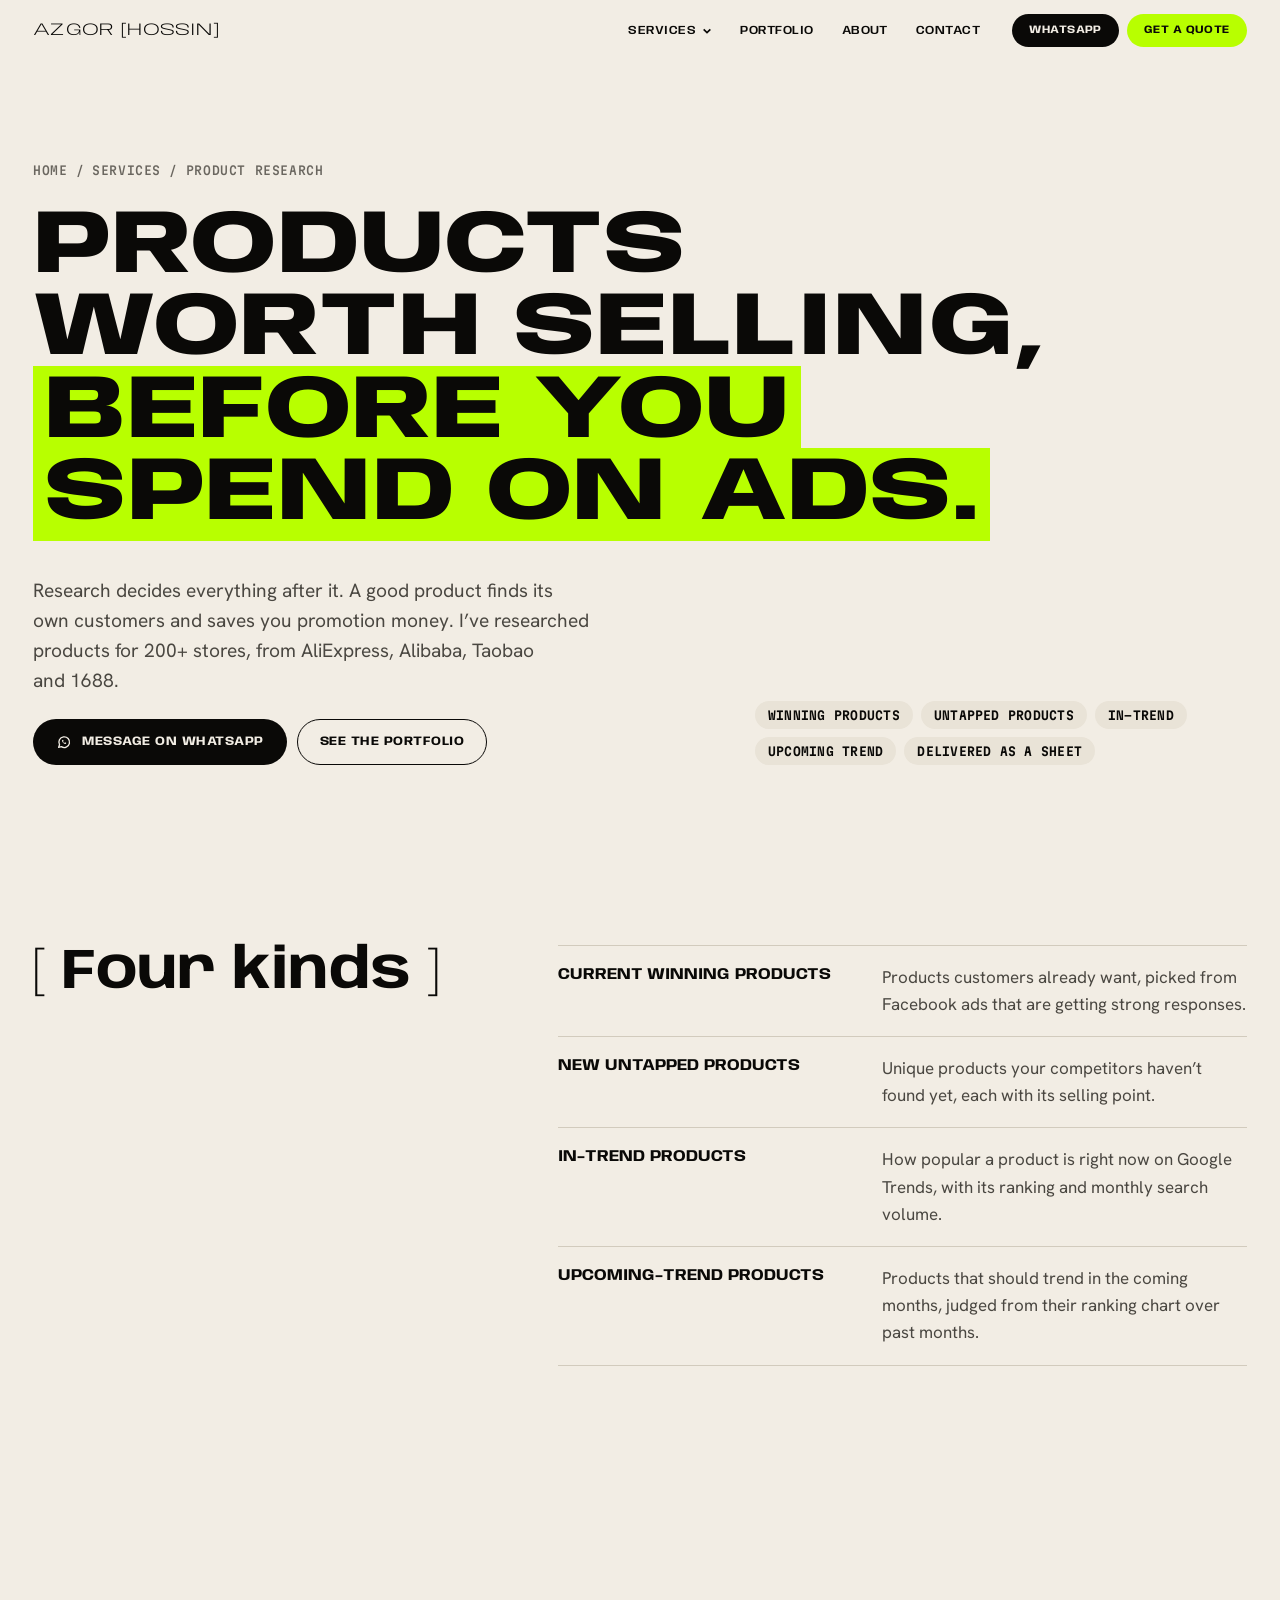
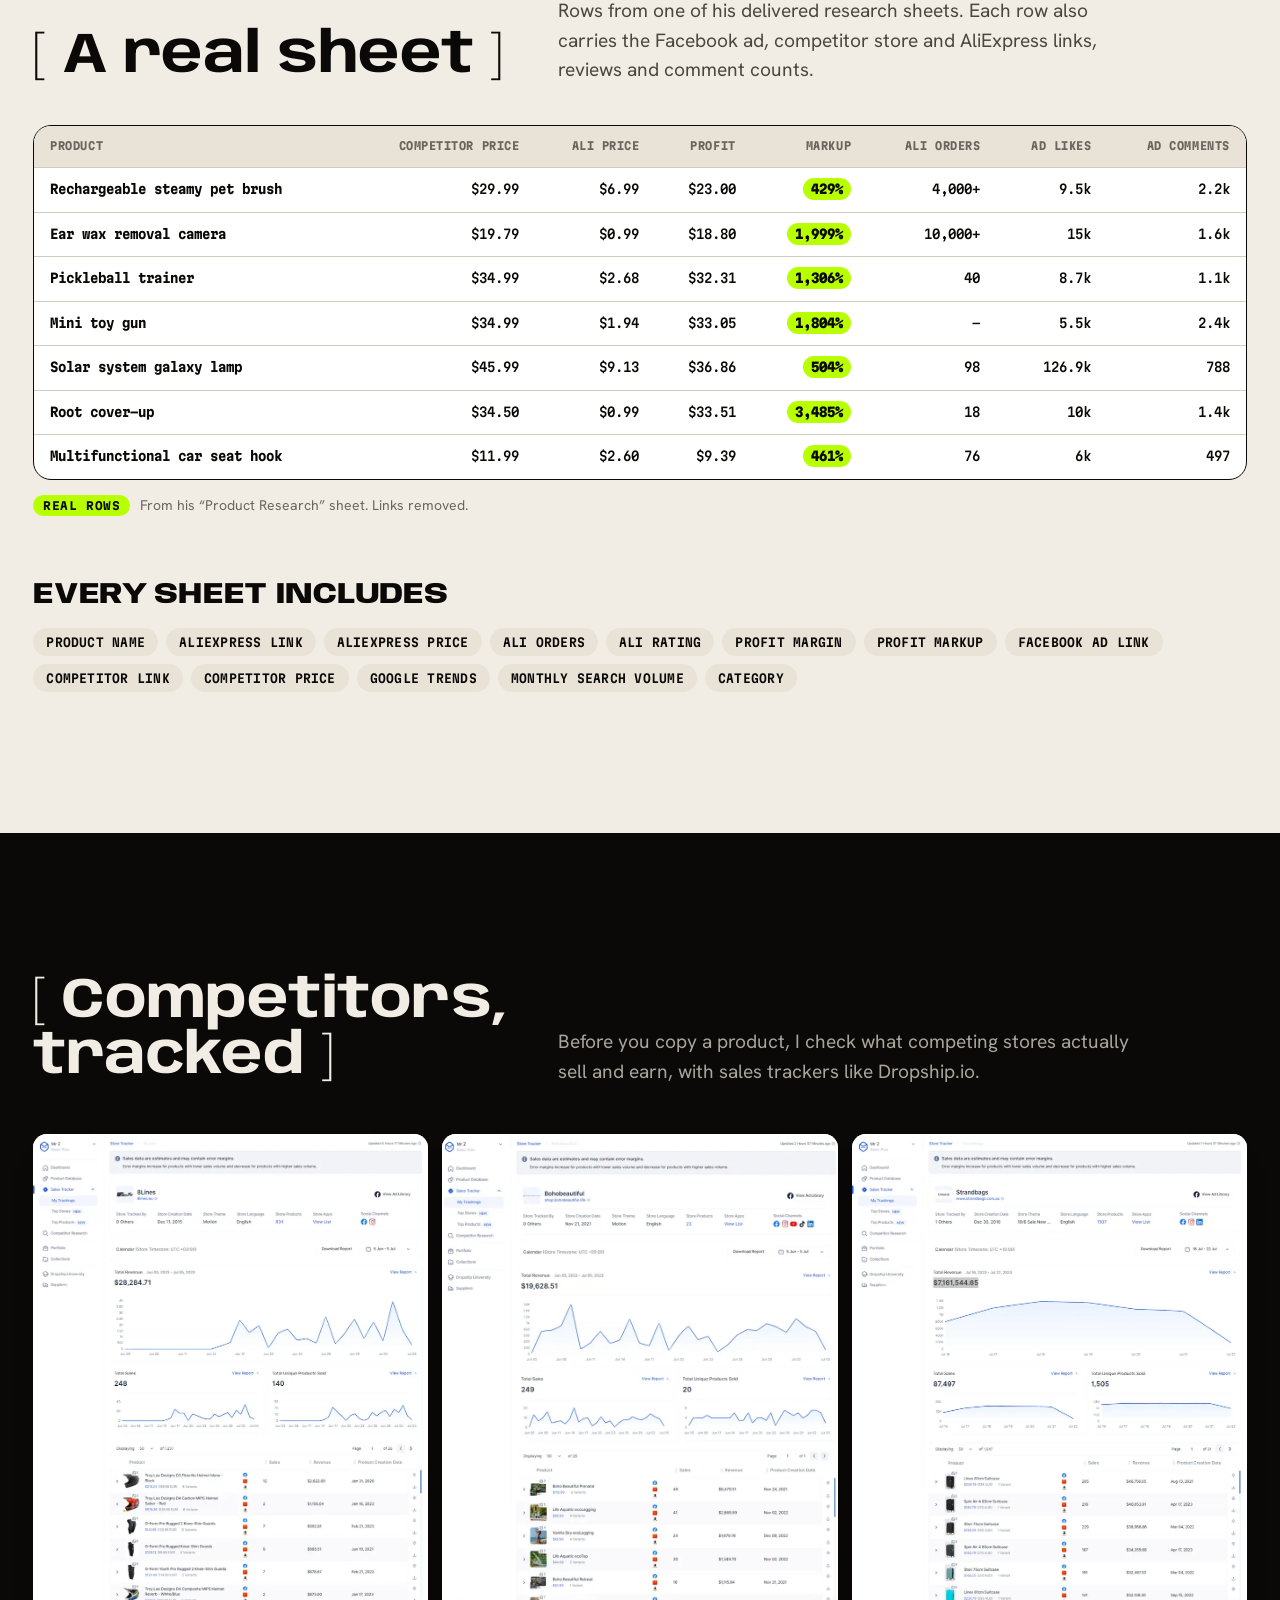
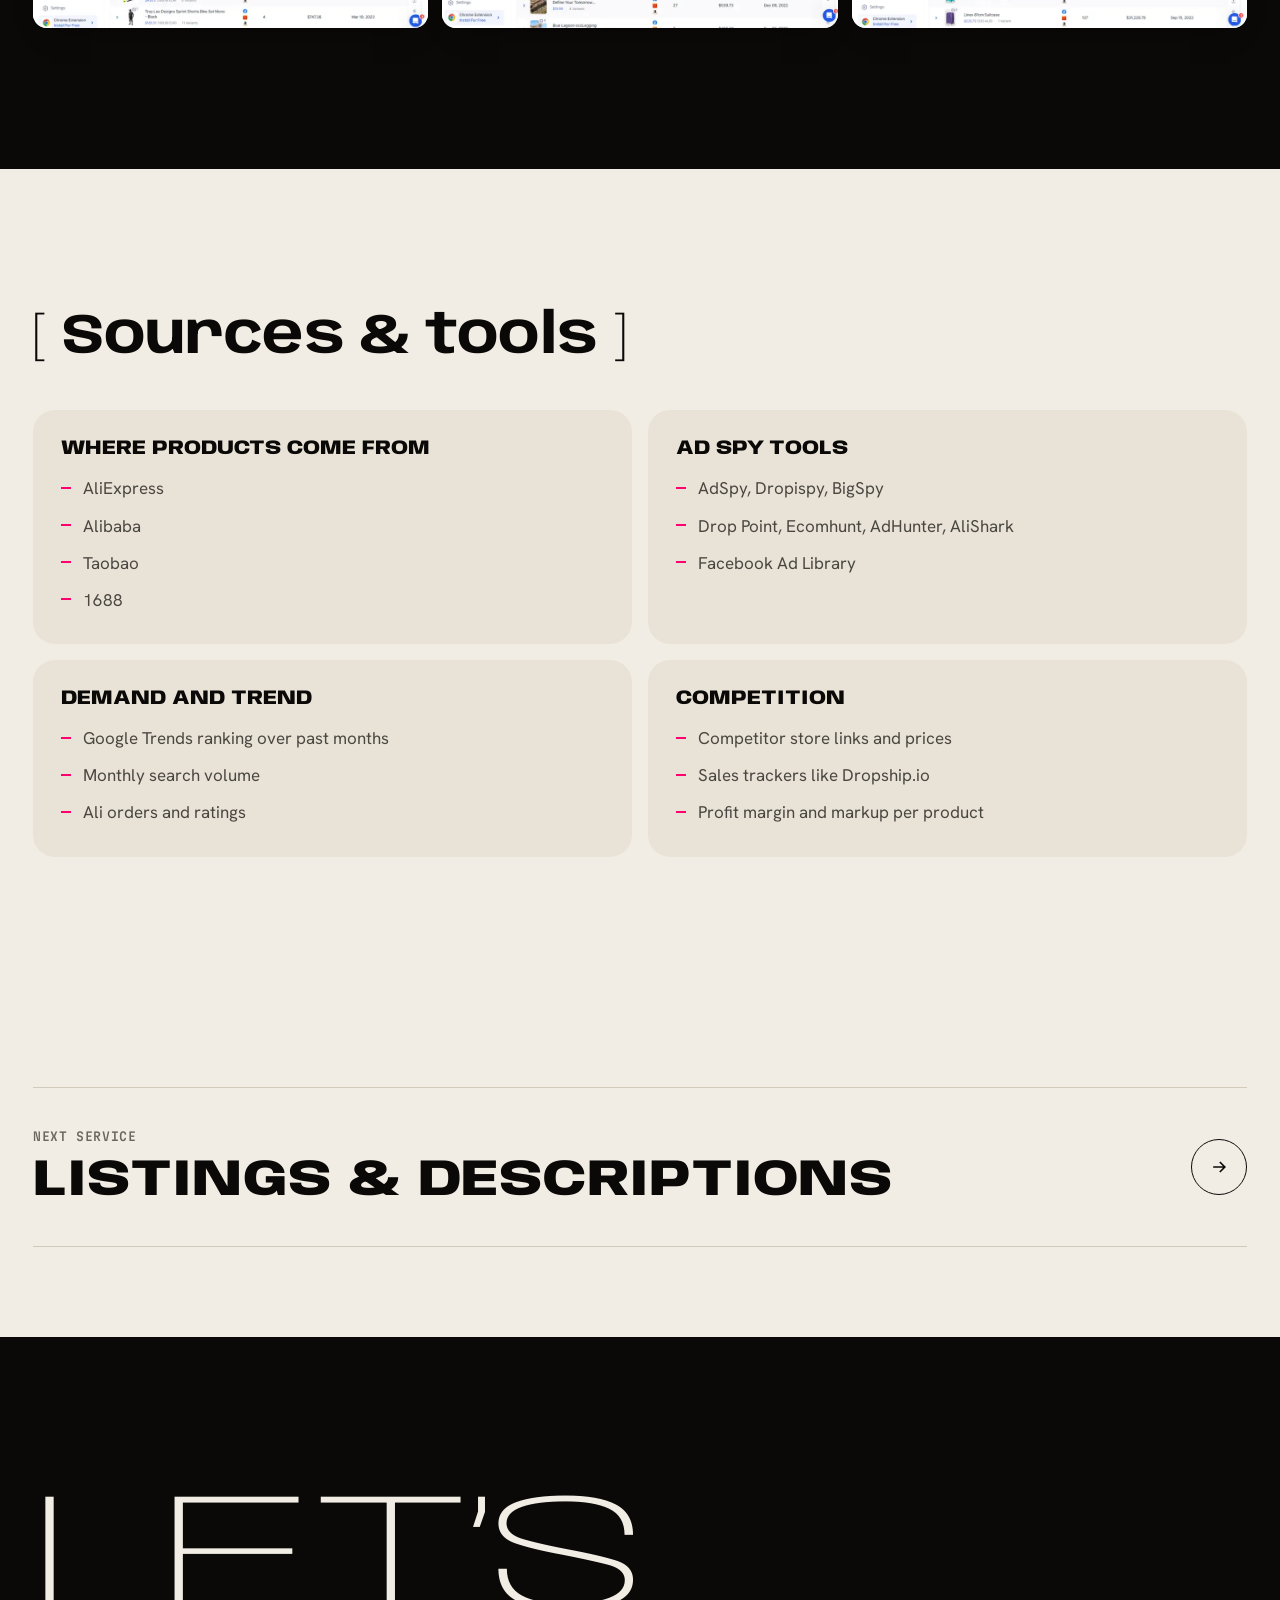
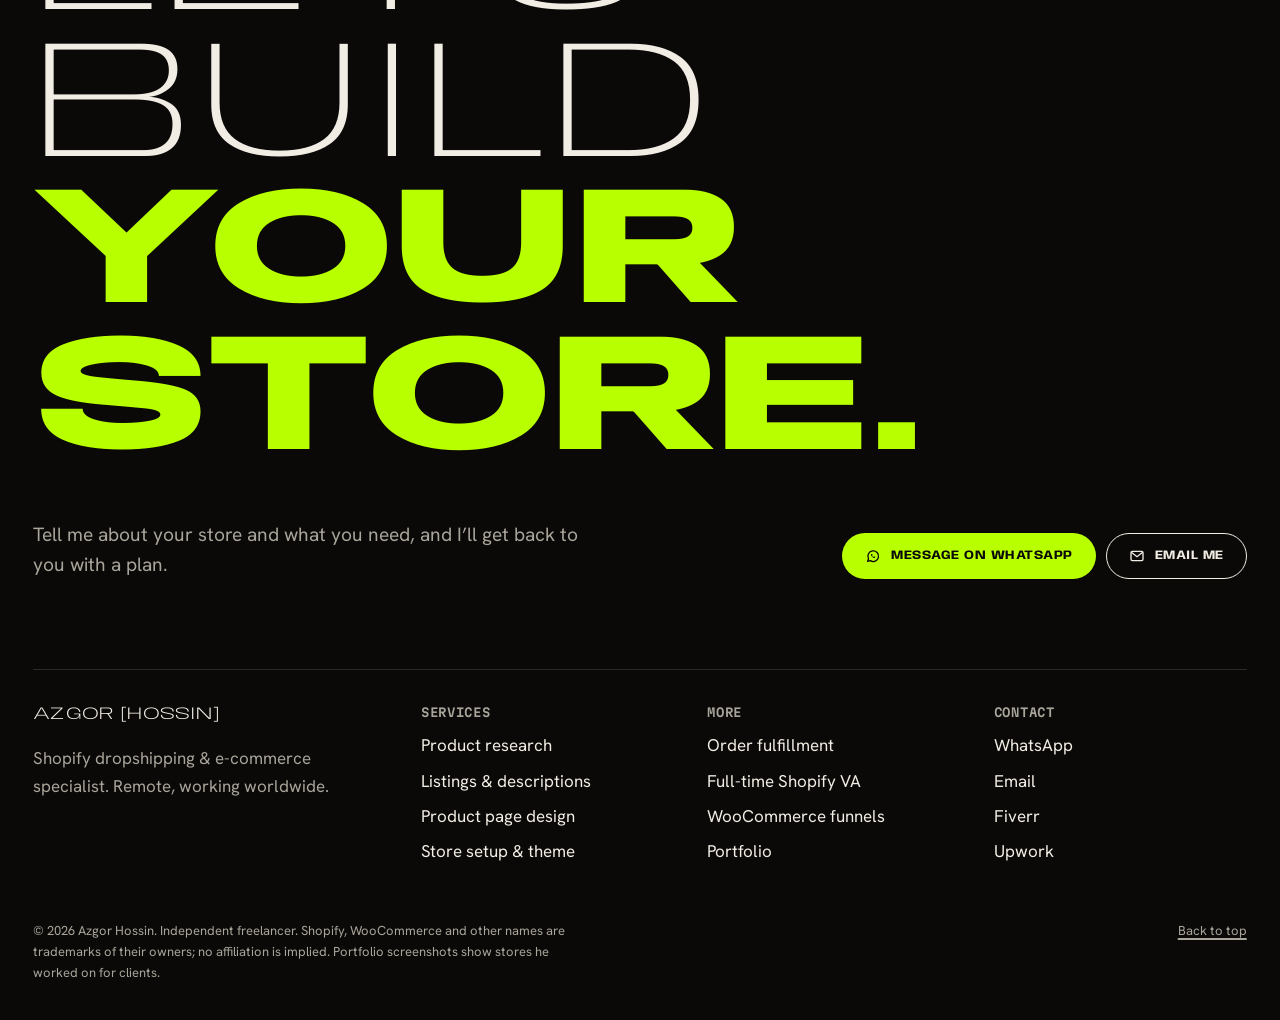
<file: services/product-research.html>
<!doctype html>
<html lang="en">
<head>
  <meta charset="utf-8">
  <meta name="viewport" content="width=device-width, initial-scale=1">
  <title>Shopify Product Research — Azgor Hossin</title>
  <meta name="description" content="Winning, untapped, in-trend and upcoming-trend product research for Shopify dropshipping stores, delivered as a sheet with AliExpress price, competitor price, margin, orders and Facebook ad links.">
  <meta name="theme-color" content="#f2ede4">
  <meta property="og:title" content="Shopify Product Research — Azgor Hossin">
  <meta property="og:description" content="Winning, untapped, in-trend and upcoming-trend product research for Shopify dropshipping stores, delivered as a sheet with AliExpress price, competitor price, margin, orders and Facebook ad links.">
  <meta property="og:type" content="website">
  <meta property="og:image" content="https://azgor-portfolio.vercel.app/img/work/store-mojo-beauty.webp">
  <link rel="icon" href="/favicon.svg" type="image/svg+xml">
  <link rel="preconnect" href="https://fonts.googleapis.com">
  <link rel="preconnect" href="https://fonts.gstatic.com" crossorigin>
  <link rel="stylesheet" href="https://fonts.googleapis.com/css2?family=Anybody:wdth,wght@50..150,100..900&family=Hanken+Grotesk:wght@400;500;600;700&family=Martian+Mono:wdth,wght@75..112.5,400..700&display=swap">
  <link rel="stylesheet" href="/styles.css">
  <script>document.documentElement.classList.add('js')</script>
</head>
<body>
<!--
THESIS: A Shopify specialist's site where his real store pages are the portrait; refuses the category's gradient hero and icon-card grid.
OWN-WORLD: Layout after alejandroha.com: giant thin-wide name, [bracket] headings, pill buttons, generous air, one scroll-driven statement. Palette after silviamalavasi.com: warm white #f2ede4, black #0a0907, acid green #b8ff00, hot pink #ff006e, yellow #f3cf00. Anybody (wide, 100–900) for display, Hanken Grotesk for text, Martian Mono for data.
STORY: A store owner sees what he does, sees 36 real pages and a real research sheet, and messages him on WhatsApp.
FIRST VIEWPORT: Full-width name AZGOR [HOSSIN]; below it, left: headline, lead and WhatsApp/quote pills; right: four columns of his store pages drifting upward.
FORM: User-pinned direction (alejandroha.com layout + silviamalavasi.com palette); seed key 5c66db7f superseded.
FINISH: unreviewed and undocumented is unfinished; this build ends with the finish review, the verdict, DESIGN.md, and every shipping raster carrying its provenance
-->
<a class="skip" href="#main">Skip to content</a>
<header class="nav nav--always" id="nav">
  <div class="nav__in">
    <a class="nav__brand" href="/" aria-label="Azgor Hossin, home">Azgor [Hossin]</a>
    <nav class="nav__links" aria-label="Main">
      <div class="nav__drop">
        <button type="button" aria-expanded="false" aria-controls="svc-menu">Services <svg viewBox="0 0 12 12" aria-hidden="true"><path d="M2 4l4 4 4-4" fill="none" stroke="currentColor" stroke-width="2"/></svg></button>
        <div class="nav__menu" id="svc-menu"><a href="/services">All services</a><a href="/services/product-research">Product research</a><a href="/services/product-listing">Listings & SEO descriptions</a><a href="/services/product-page-design">Product & landing page design</a><a href="/services/store-setup">Store setup & theme customization</a><a href="/services/order-fulfillment">Order fulfillment</a><a href="/services/shopify-va">Full-time Shopify VA</a><a href="/services/woocommerce-funnels">WooCommerce funnels</a></div>
      </div>
      <a href="/portfolio">Portfolio</a>
      <a href="/about">About</a>
      <a href="/contact">Contact</a>
    </nav>
    <div class="nav__cta">
      <a class="pill pill--black pill--sm" data-link="whatsapp" href="/contact">WhatsApp</a>
      <a class="pill pill--acid pill--sm" href="/contact">Get a quote</a>
    </div>
    <button class="nav__burger" type="button" aria-label="Open menu" aria-expanded="false" aria-controls="menu"><svg viewBox="0 0 24 24" aria-hidden="true"><path d="M3 7h18M3 12h18M3 17h18" stroke="currentColor" stroke-width="2.2"/></svg></button>
  </div>
</header>
<div class="menu dark" id="menu" role="dialog" aria-modal="true" aria-label="Menu">
  <div class="menu__top"><a class="nav__brand" style="opacity:1;transform:none" href="/">Azgor [Hossin]</a><button class="menu__close" type="button" aria-label="Close menu"><svg viewBox="0 0 24 24" aria-hidden="true"><path d="M6 6l12 12M18 6L6 18" stroke="currentColor" stroke-width="2.5"/></svg></button></div>
  <nav aria-label="Mobile">
    <a href="/">Home</a>
    <a href="/services">Services</a>
    <a class="sub" href="/services/product-research">Product research</a>
    <a class="sub" href="/services/product-listing">Listings & SEO descriptions</a>
    <a class="sub" href="/services/product-page-design">Product & landing page design</a>
    <a class="sub" href="/services/store-setup">Store setup & theme customization</a>
    <a class="sub" href="/services/order-fulfillment">Order fulfillment</a>
    <a class="sub" href="/services/shopify-va">Full-time Shopify VA</a>
    <a class="sub" href="/services/woocommerce-funnels">WooCommerce funnels</a>
    <a href="/portfolio">Portfolio</a>
    <a href="/about">About</a>
    <a href="/contact">Contact</a>
  </nav>
  <div class="menu__cta">
    <a class="pill pill--acid" data-link="whatsapp" href="/contact"><svg viewBox="0 0 24 24" aria-hidden="true"><path d="M4 20l1.3-3.9A8 8 0 1 1 8 19z" fill="none" stroke="currentColor" stroke-width="2" stroke-linejoin="round"/><path d="M9 9.5c0 3 2.5 5.5 5.5 5.5l1-1.5-2-1-1 1c-1-.5-1.5-1-2-2l1-1-1-2z" fill="currentColor"/></svg> Message on WhatsApp</a>
    <a class="pill pill--line" data-link="email" href="/contact"><svg viewBox="0 0 24 24" aria-hidden="true"><rect x="3" y="5" width="18" height="14" rx="2" fill="none" stroke="currentColor" stroke-width="2"/><path d="M3.5 6.5l8.5 6.5 8.5-6.5" fill="none" stroke="currentColor" stroke-width="2"/></svg> Email me</a>
  </div>
</div>
<main id="main">
<section class="wrap phero">
  <p class="phero__crumbs meta"><a href="/">Home</a><span aria-hidden="true">/</span><a href="/services">Services</a><span aria-hidden="true">/</span>Product research</p>
  <h1 class="h-xl">Products worth selling, <span class="mark">before you spend on ads.</span></h1>
  <div class="phero__grid">
    <div class="stack">
      <p class="lead">Research decides everything after it. A good product finds its own customers and saves you promotion money. I’ve researched products for 200+ stores, from AliExpress, Alibaba, Taobao and 1688.</p>
      <div class="cta">
        <a class="pill pill--black" data-link="whatsapp" href="/contact"><svg viewBox="0 0 24 24" aria-hidden="true"><path d="M4 20l1.3-3.9A8 8 0 1 1 8 19z" fill="none" stroke="currentColor" stroke-width="2" stroke-linejoin="round"/><path d="M9 9.5c0 3 2.5 5.5 5.5 5.5l1-1.5-2-1-1 1c-1-.5-1.5-1-2-2l1-1-1-2z" fill="currentColor"/></svg> Message on WhatsApp</a>
        <a class="pill pill--line" href="/portfolio">See the portfolio</a>
      </div>
    </div>
    <ul class="chips" aria-label="At a glance"><li>Winning products</li><li>Untapped products</li><li>In-trend</li><li>Upcoming trend</li><li>Delivered as a sheet</li></ul>
  </div>
</section>

<section class="wrap sec--tight" aria-labelledby="kinds">
  <div class="split">
    <h2 id="kinds" class="bracket">Four kinds</h2>
    <ul class="list-lines">
      <li><b>Current winning products</b><span>Products customers already want, picked from Facebook ads that are getting strong responses.</span></li>
      <li><b>New untapped products</b><span>Unique products your competitors haven’t found yet, each with its selling point.</span></li>
      <li><b>In-trend products</b><span>How popular a product is right now on Google Trends, with its ranking and monthly search volume.</span></li>
      <li><b>Upcoming-trend products</b><span>Products that should trend in the coming months, judged from their ranking chart over past months.</span></li>
    </ul>
  </div>
</section>

<section class="wrap sec" aria-labelledby="sheet">
  <div class="split" style="align-items:end">
    <h2 id="sheet" class="bracket">A real sheet</h2>
    <p class="lead">Rows from one of his delivered research sheets. Each row also carries the Facebook ad, competitor store and AliExpress links, reviews and comment counts.</p>
  </div>
  <div class="table-wrap" style="margin-top:40px" tabindex="0" role="region" aria-label="Rows from a real research sheet, scrolls sideways">
    <table>
      <thead><tr><th scope="col">Product</th><th scope="col">Competitor price</th><th scope="col">Ali price</th><th scope="col">Profit</th><th scope="col">Markup</th><th scope="col">Ali orders</th><th scope="col">Ad likes</th><th scope="col">Ad comments</th></tr></thead>
      <tbody>
        <tr><th scope="row">Rechargeable steamy pet brush</th><td>$29.99</td><td>$6.99</td><td>$23.00</td><td><span class="hot">429%</span></td><td>4,000+</td><td>9.5k</td><td>2.2k</td></tr>
        <tr><th scope="row">Ear wax removal camera</th><td>$19.79</td><td>$0.99</td><td>$18.80</td><td><span class="hot">1,999%</span></td><td>10,000+</td><td>15k</td><td>1.6k</td></tr>
        <tr><th scope="row">Pickleball trainer</th><td>$34.99</td><td>$2.68</td><td>$32.31</td><td><span class="hot">1,306%</span></td><td>40</td><td>8.7k</td><td>1.1k</td></tr>
        <tr><th scope="row">Mini toy gun</th><td>$34.99</td><td>$1.94</td><td>$33.05</td><td><span class="hot">1,804%</span></td><td>—</td><td>5.5k</td><td>2.4k</td></tr>
        <tr><th scope="row">Solar system galaxy lamp</th><td>$45.99</td><td>$9.13</td><td>$36.86</td><td><span class="hot">504%</span></td><td>98</td><td>126.9k</td><td>788</td></tr>
        <tr><th scope="row">Root cover-up</th><td>$34.50</td><td>$0.99</td><td>$33.51</td><td><span class="hot">3,485%</span></td><td>18</td><td>10k</td><td>1.4k</td></tr>
        <tr><th scope="row">Multifunctional car seat hook</th><td>$11.99</td><td>$2.60</td><td>$9.39</td><td><span class="hot">461%</span></td><td>76</td><td>6k</td><td>497</td></tr>
      </tbody>
    </table>
  </div>
  <p class="note"><span class="tag">Real rows</span> From his “Product Research” sheet. Links removed.</p>
  <h3 class="h-md" style="margin:64px 0 18px">Every sheet includes</h3>
  <ul class="chips">
    <li>Product name</li><li>AliExpress link</li><li>AliExpress price</li><li>Ali orders</li><li>Ali rating</li><li>Profit margin</li><li>Profit markup</li><li>Facebook ad link</li><li>Competitor link</li><li>Competitor price</li><li>Google Trends</li><li>Monthly search volume</li><li>Category</li>
  </ul>
</section>

<section class="dark sec" aria-labelledby="track">
  <div class="wrap">
    <div class="split" style="align-items:end">
      <h2 id="track" class="bracket">Competitors, tracked</h2>
      <p class="lead">Before you copy a product, I check what competing stores actually sell and earn, with sales trackers like Dropship.io.</p>
    </div>
    <div class="thumbs" style="margin-top:48px">
      <button class="thumb" type="button" data-full="/img/proof/tracker-1.webp" data-caption="Competitor store sales, tracked with Dropship.io"><img src="/img/proof/tracker-1.webp" width="900" height="1136" alt="Dropship.io sales tracker for a competitor store: revenue graph and best-selling products" loading="lazy" decoding="async"></button>
      <button class="thumb" type="button" data-full="/img/proof/tracker-2.webp" data-caption="Competitor store sales, tracked with Dropship.io"><img src="/img/proof/tracker-2.webp" width="900" height="1098" alt="Dropship.io sales tracker for a second competitor store" loading="lazy" decoding="async"></button>
      <button class="thumb" type="button" data-full="/img/proof/tracker-3.webp" data-caption="Competitor store sales, tracked with Dropship.io"><img src="/img/proof/tracker-3.webp" width="900" height="1132" alt="Dropship.io sales tracker for a third competitor store" loading="lazy" decoding="async"></button>
    </div>
  </div>
</section>

<section class="wrap sec" aria-labelledby="tools">
  <h2 id="tools" class="bracket">Sources &amp; tools</h2>
  <div class="groups" style="margin-top:44px">
    <div class="group"><h3>Where products come from</h3><ul><li>AliExpress</li><li>Alibaba</li><li>Taobao</li><li>1688</li></ul></div>
    <div class="group"><h3>Ad spy tools</h3><ul><li>AdSpy, Dropispy, BigSpy</li><li>Drop Point, Ecomhunt, AdHunter, AliShark</li><li>Facebook Ad Library</li></ul></div>
    <div class="group"><h3>Demand and trend</h3><ul><li>Google Trends ranking over past months</li><li>Monthly search volume</li><li>Ali orders and ratings</li></ul></div>
    <div class="group"><h3>Competition</h3><ul><li>Competitor store links and prices</li><li>Sales trackers like Dropship.io</li><li>Profit margin and markup per product</li></ul></div>
  </div>
</section>
<section class="wrap sec--tight">
  <a class="next" href="/services/product-listing"><span class="stack" style="gap:10px"><span class="meta muted">Next service</span><b>Listings & descriptions</b></span><span class="row__go" aria-hidden="true"><svg viewBox="0 0 24 24" aria-hidden="true"><path d="M5 12h14M13 6l6 6-6 6" fill="none" stroke="currentColor" stroke-width="2"/></svg></span></a>
</section>
</main>
<section class="dark" aria-labelledby="closer-title">
  <div class="wrap closer">
    <h2 id="closer-title" class="closer__big">Let’s build <em>your store.</em></h2>
    <div class="closer__row">
      <p class="lead">Tell me about your store and what you need, and I’ll get back to you with a plan.</p>
      <div class="cta">
        <a class="pill pill--acid" data-link="whatsapp" href="/contact"><svg viewBox="0 0 24 24" aria-hidden="true"><path d="M4 20l1.3-3.9A8 8 0 1 1 8 19z" fill="none" stroke="currentColor" stroke-width="2" stroke-linejoin="round"/><path d="M9 9.5c0 3 2.5 5.5 5.5 5.5l1-1.5-2-1-1 1c-1-.5-1.5-1-2-2l1-1-1-2z" fill="currentColor"/></svg> Message on WhatsApp</a>
        <a class="pill pill--line" data-link="email" href="/contact"><svg viewBox="0 0 24 24" aria-hidden="true"><rect x="3" y="5" width="18" height="14" rx="2" fill="none" stroke="currentColor" stroke-width="2"/><path d="M3.5 6.5l8.5 6.5 8.5-6.5" fill="none" stroke="currentColor" stroke-width="2"/></svg> Email me</a>
      </div>
    </div>
  </div>
  <footer class="wrap foot">
    <div class="foot__grid">
      <div class="stack">
        <a class="nav__brand" style="opacity:1;transform:none" href="/">Azgor [Hossin]</a>
        <p class="muted" style="margin:0;color:var(--on-black-2)">Shopify dropshipping &amp; e-commerce specialist. Remote, working worldwide.</p>
      </div>
      <div><h3>Services</h3><ul><li><a href="/services/product-research">Product research</a></li><li><a href="/services/product-listing">Listings & descriptions</a></li><li><a href="/services/product-page-design">Product page design</a></li><li><a href="/services/store-setup">Store setup & theme</a></li></ul></div>
      <div><h3>More</h3><ul><li><a href="/services/order-fulfillment">Order fulfillment</a></li><li><a href="/services/shopify-va">Full-time Shopify VA</a></li><li><a href="/services/woocommerce-funnels">WooCommerce funnels</a></li><li><a href="/portfolio">Portfolio</a></li></ul></div>
      <div><h3>Contact</h3><ul><li><a data-link="whatsapp" href="/contact">WhatsApp</a></li><li><a data-link="email" href="/contact">Email</a></li><li><a data-link="fiverr" href="/contact">Fiverr</a></li><li><a data-link="upwork" href="/contact">Upwork</a></li></ul></div>
    </div>
    <div class="foot__small">
      <p>© <span data-year>2026</span> Azgor Hossin. Independent freelancer. Shopify, WooCommerce and other names are trademarks of their owners; no affiliation is implied. Portfolio screenshots show stores he worked on for clients.</p>
      <a href="#main">Back to top</a>
    </div>
  </footer>
</section>
<dialog class="viewer" id="viewer" aria-label="Full page view">
  <div class="viewer__bar">
    <p class="viewer__cap meta" id="viewer-cap"></p>
    <div class="viewer__ctl">
      <button type="button" class="viewer__btn" data-step="-1" aria-label="Previous"><svg viewBox="0 0 24 24" aria-hidden="true"><path d="M15 5l-7 7 7 7" fill="none" stroke="currentColor" stroke-width="2.5"/></svg></button>
      <button type="button" class="viewer__btn" data-step="1" aria-label="Next"><svg viewBox="0 0 24 24" aria-hidden="true"><path d="M9 5l7 7-7 7" fill="none" stroke="currentColor" stroke-width="2.5"/></svg></button>
      <button type="button" class="viewer__btn viewer__btn--close" data-close aria-label="Close"><svg viewBox="0 0 24 24" aria-hidden="true"><path d="M6 6l12 12M18 6L6 18" stroke="currentColor" stroke-width="2.5"/></svg></button>
    </div>
  </div>
  <div class="viewer__scroll" id="viewer-scroll"></div>
</dialog>
<script src="/script.js" defer></script>
</body>
</html>
</file>
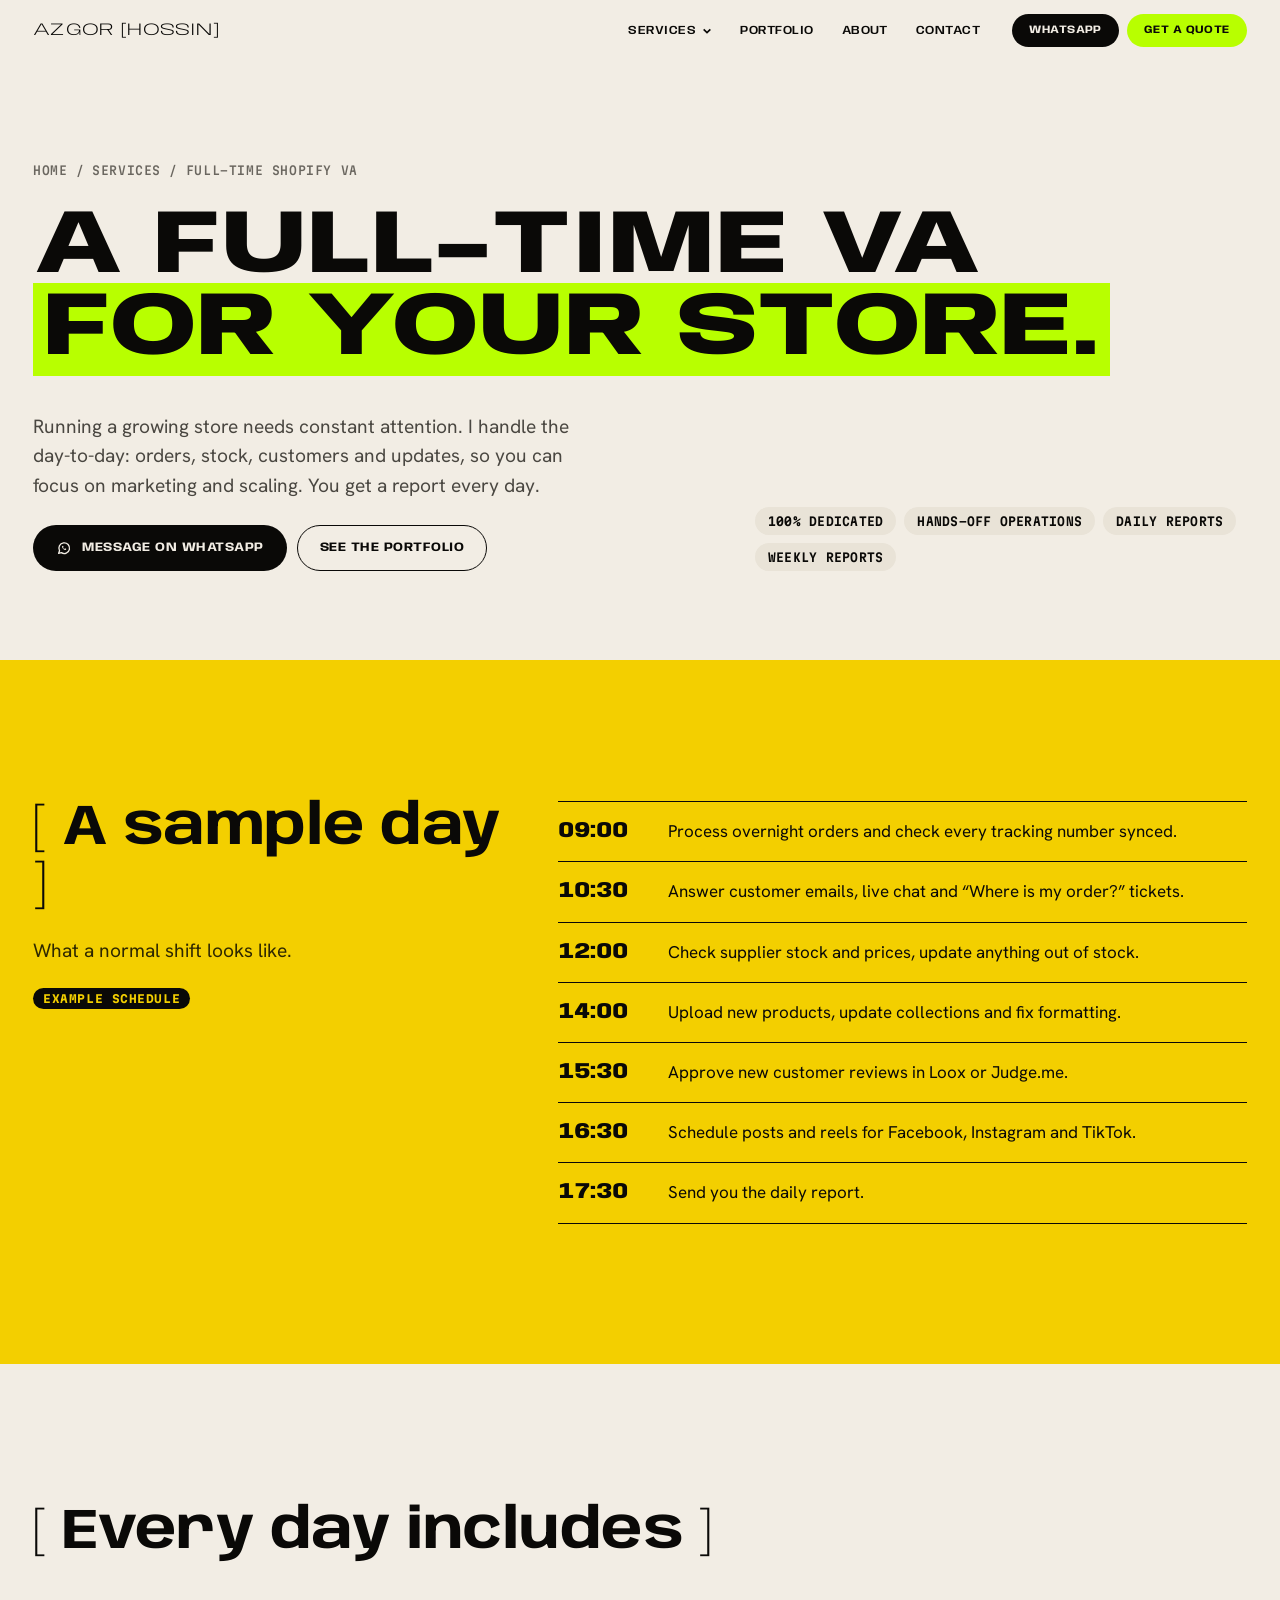
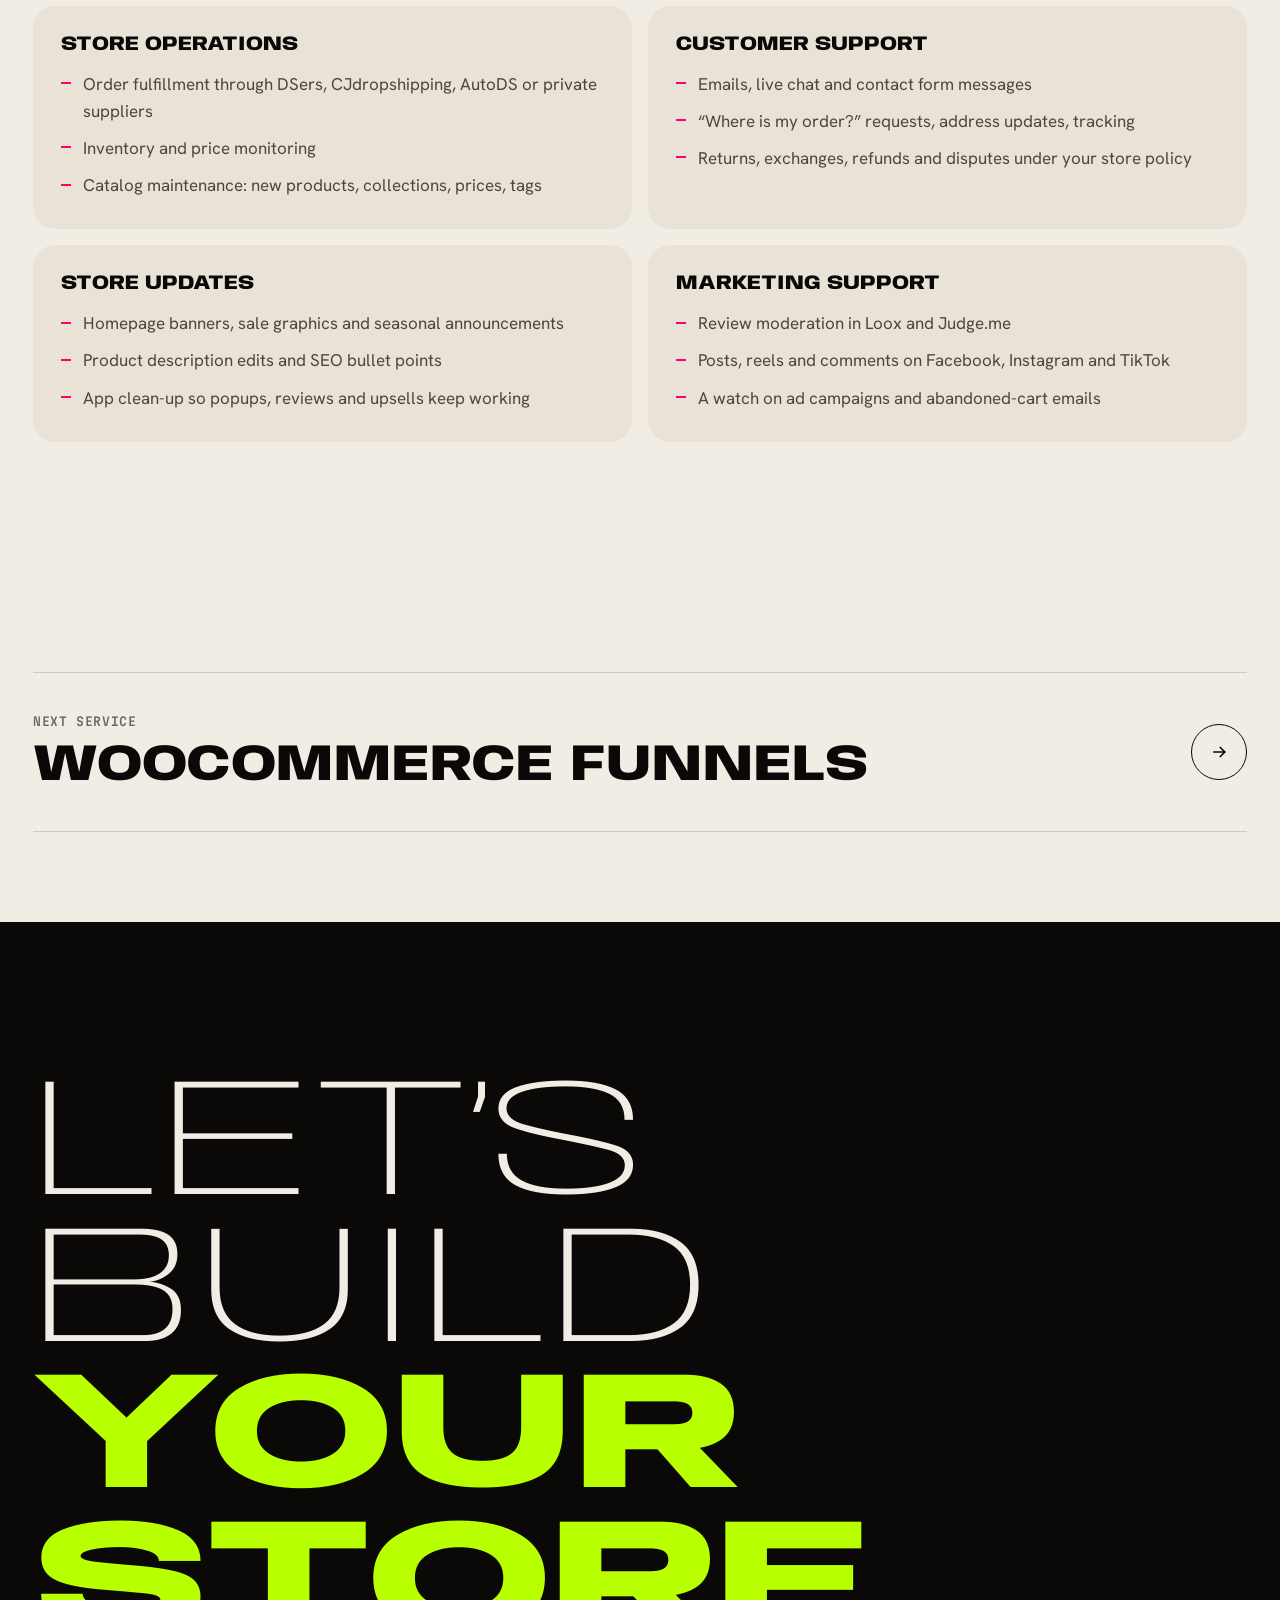
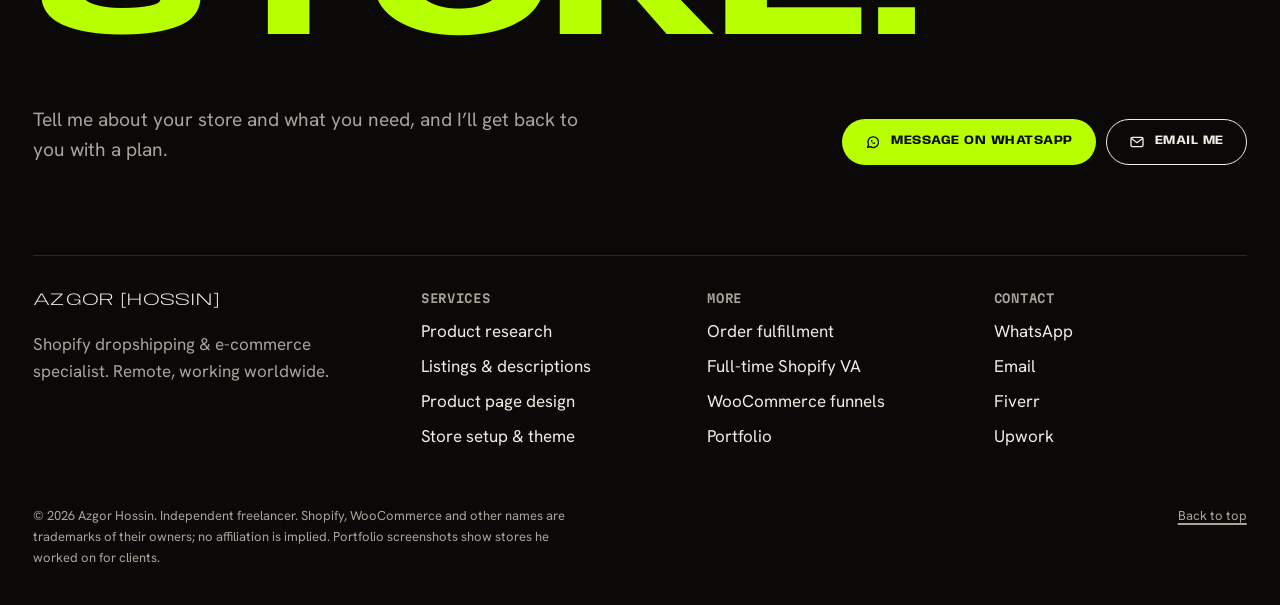
<file: services/shopify-va.html>
<!doctype html>
<html lang="en">
<head>
  <meta charset="utf-8">
  <meta name="viewport" content="width=device-width, initial-scale=1">
  <title>Full-Time Shopify Virtual Assistant — Azgor Hossin</title>
  <meta name="description" content="A dedicated full-time Shopify VA: daily order processing, inventory and price checks, customer support, store updates, review moderation, social posting and daily reports.">
  <meta name="theme-color" content="#f2ede4">
  <meta property="og:title" content="Full-Time Shopify Virtual Assistant — Azgor Hossin">
  <meta property="og:description" content="A dedicated full-time Shopify VA: daily order processing, inventory and price checks, customer support, store updates, review moderation, social posting and daily reports.">
  <meta property="og:type" content="website">
  <meta property="og:image" content="https://azgor-portfolio.vercel.app/img/work/store-mojo-beauty.webp">
  <link rel="icon" href="/favicon.svg" type="image/svg+xml">
  <link rel="preconnect" href="https://fonts.googleapis.com">
  <link rel="preconnect" href="https://fonts.gstatic.com" crossorigin>
  <link rel="stylesheet" href="https://fonts.googleapis.com/css2?family=Anybody:wdth,wght@50..150,100..900&family=Hanken+Grotesk:wght@400;500;600;700&family=Martian+Mono:wdth,wght@75..112.5,400..700&display=swap">
  <link rel="stylesheet" href="/styles.css">
  <script>document.documentElement.classList.add('js')</script>
</head>
<body>
<!--
THESIS: A Shopify specialist's site where his real store pages are the portrait; refuses the category's gradient hero and icon-card grid.
OWN-WORLD: Layout after alejandroha.com: giant thin-wide name, [bracket] headings, pill buttons, generous air, one scroll-driven statement. Palette after silviamalavasi.com: warm white #f2ede4, black #0a0907, acid green #b8ff00, hot pink #ff006e, yellow #f3cf00. Anybody (wide, 100–900) for display, Hanken Grotesk for text, Martian Mono for data.
STORY: A store owner sees what he does, sees 36 real pages and a real research sheet, and messages him on WhatsApp.
FIRST VIEWPORT: Full-width name AZGOR [HOSSIN]; below it, left: headline, lead and WhatsApp/quote pills; right: four columns of his store pages drifting upward.
FORM: User-pinned direction (alejandroha.com layout + silviamalavasi.com palette); seed key 5c66db7f superseded.
FINISH: unreviewed and undocumented is unfinished; this build ends with the finish review, the verdict, DESIGN.md, and every shipping raster carrying its provenance
-->
<a class="skip" href="#main">Skip to content</a>
<header class="nav nav--always" id="nav">
  <div class="nav__in">
    <a class="nav__brand" href="/" aria-label="Azgor Hossin, home">Azgor [Hossin]</a>
    <nav class="nav__links" aria-label="Main">
      <div class="nav__drop">
        <button type="button" aria-expanded="false" aria-controls="svc-menu">Services <svg viewBox="0 0 12 12" aria-hidden="true"><path d="M2 4l4 4 4-4" fill="none" stroke="currentColor" stroke-width="2"/></svg></button>
        <div class="nav__menu" id="svc-menu"><a href="/services">All services</a><a href="/services/product-research">Product research</a><a href="/services/product-listing">Listings & SEO descriptions</a><a href="/services/product-page-design">Product & landing page design</a><a href="/services/store-setup">Store setup & theme customization</a><a href="/services/order-fulfillment">Order fulfillment</a><a href="/services/shopify-va">Full-time Shopify VA</a><a href="/services/woocommerce-funnels">WooCommerce funnels</a></div>
      </div>
      <a href="/portfolio">Portfolio</a>
      <a href="/about">About</a>
      <a href="/contact">Contact</a>
    </nav>
    <div class="nav__cta">
      <a class="pill pill--black pill--sm" data-link="whatsapp" href="/contact">WhatsApp</a>
      <a class="pill pill--acid pill--sm" href="/contact">Get a quote</a>
    </div>
    <button class="nav__burger" type="button" aria-label="Open menu" aria-expanded="false" aria-controls="menu"><svg viewBox="0 0 24 24" aria-hidden="true"><path d="M3 7h18M3 12h18M3 17h18" stroke="currentColor" stroke-width="2.2"/></svg></button>
  </div>
</header>
<div class="menu dark" id="menu" role="dialog" aria-modal="true" aria-label="Menu">
  <div class="menu__top"><a class="nav__brand" style="opacity:1;transform:none" href="/">Azgor [Hossin]</a><button class="menu__close" type="button" aria-label="Close menu"><svg viewBox="0 0 24 24" aria-hidden="true"><path d="M6 6l12 12M18 6L6 18" stroke="currentColor" stroke-width="2.5"/></svg></button></div>
  <nav aria-label="Mobile">
    <a href="/">Home</a>
    <a href="/services">Services</a>
    <a class="sub" href="/services/product-research">Product research</a>
    <a class="sub" href="/services/product-listing">Listings & SEO descriptions</a>
    <a class="sub" href="/services/product-page-design">Product & landing page design</a>
    <a class="sub" href="/services/store-setup">Store setup & theme customization</a>
    <a class="sub" href="/services/order-fulfillment">Order fulfillment</a>
    <a class="sub" href="/services/shopify-va">Full-time Shopify VA</a>
    <a class="sub" href="/services/woocommerce-funnels">WooCommerce funnels</a>
    <a href="/portfolio">Portfolio</a>
    <a href="/about">About</a>
    <a href="/contact">Contact</a>
  </nav>
  <div class="menu__cta">
    <a class="pill pill--acid" data-link="whatsapp" href="/contact"><svg viewBox="0 0 24 24" aria-hidden="true"><path d="M4 20l1.3-3.9A8 8 0 1 1 8 19z" fill="none" stroke="currentColor" stroke-width="2" stroke-linejoin="round"/><path d="M9 9.5c0 3 2.5 5.5 5.5 5.5l1-1.5-2-1-1 1c-1-.5-1.5-1-2-2l1-1-1-2z" fill="currentColor"/></svg> Message on WhatsApp</a>
    <a class="pill pill--line" data-link="email" href="/contact"><svg viewBox="0 0 24 24" aria-hidden="true"><rect x="3" y="5" width="18" height="14" rx="2" fill="none" stroke="currentColor" stroke-width="2"/><path d="M3.5 6.5l8.5 6.5 8.5-6.5" fill="none" stroke="currentColor" stroke-width="2"/></svg> Email me</a>
  </div>
</div>
<main id="main">
<section class="wrap phero">
  <p class="phero__crumbs meta"><a href="/">Home</a><span aria-hidden="true">/</span><a href="/services">Services</a><span aria-hidden="true">/</span>Full-time Shopify VA</p>
  <h1 class="h-xl">A full-time VA <span class="mark">for your store.</span></h1>
  <div class="phero__grid">
    <div class="stack">
      <p class="lead">Running a growing store needs constant attention. I handle the day-to-day: orders, stock, customers and updates, so you can focus on marketing and scaling. You get a report every day.</p>
      <div class="cta">
        <a class="pill pill--black" data-link="whatsapp" href="/contact"><svg viewBox="0 0 24 24" aria-hidden="true"><path d="M4 20l1.3-3.9A8 8 0 1 1 8 19z" fill="none" stroke="currentColor" stroke-width="2" stroke-linejoin="round"/><path d="M9 9.5c0 3 2.5 5.5 5.5 5.5l1-1.5-2-1-1 1c-1-.5-1.5-1-2-2l1-1-1-2z" fill="currentColor"/></svg> Message on WhatsApp</a>
        <a class="pill pill--line" href="/portfolio">See the portfolio</a>
      </div>
    </div>
    <ul class="chips" aria-label="At a glance"><li>100% dedicated</li><li>Hands-off operations</li><li>Daily reports</li><li>Weekly reports</li></ul>
  </div>
</section>

<section class="sec" style="background:var(--yellow)" aria-labelledby="log">
  <div class="wrap split">
    <div class="stack">
      <h2 id="log" class="bracket">A sample day</h2>
      <p class="lead" style="color:#2e2800">What a normal shift looks like.</p>
      <p class="note" style="margin:0;color:#2e2800"><span class="tag" style="background:var(--ink);color:var(--yellow)">Example schedule</span></p>
    </div>
    <ol class="log">
      <li><time>09:00</time><span>Process overnight orders and check every tracking number synced.</span></li>
      <li><time>10:30</time><span>Answer customer emails, live chat and “Where is my order?” tickets.</span></li>
      <li><time>12:00</time><span>Check supplier stock and prices, update anything out of stock.</span></li>
      <li><time>14:00</time><span>Upload new products, update collections and fix formatting.</span></li>
      <li><time>15:30</time><span>Approve new customer reviews in Loox or Judge.me.</span></li>
      <li><time>16:30</time><span>Schedule posts and reels for Facebook, Instagram and TikTok.</span></li>
      <li><time>17:30</time><span>Send you the daily report.</span></li>
    </ol>
  </div>
</section>

<section class="wrap sec" aria-labelledby="daily">
  <h2 id="daily" class="bracket">Every day includes</h2>
  <div class="groups" style="margin-top:44px">
    <div class="group"><h3>Store operations</h3><ul><li>Order fulfillment through DSers, CJdropshipping, AutoDS or private suppliers</li><li>Inventory and price monitoring</li><li>Catalog maintenance: new products, collections, prices, tags</li></ul></div>
    <div class="group"><h3>Customer support</h3><ul><li>Emails, live chat and contact form messages</li><li>“Where is my order?” requests, address updates, tracking</li><li>Returns, exchanges, refunds and disputes under your store policy</li></ul></div>
    <div class="group"><h3>Store updates</h3><ul><li>Homepage banners, sale graphics and seasonal announcements</li><li>Product description edits and SEO bullet points</li><li>App clean-up so popups, reviews and upsells keep working</li></ul></div>
    <div class="group"><h3>Marketing support</h3><ul><li>Review moderation in Loox and Judge.me</li><li>Posts, reels and comments on Facebook, Instagram and TikTok</li><li>A watch on ad campaigns and abandoned-cart emails</li></ul></div>
  </div>
</section>
<section class="wrap sec--tight">
  <a class="next" href="/services/woocommerce-funnels"><span class="stack" style="gap:10px"><span class="meta muted">Next service</span><b>WooCommerce funnels</b></span><span class="row__go" aria-hidden="true"><svg viewBox="0 0 24 24" aria-hidden="true"><path d="M5 12h14M13 6l6 6-6 6" fill="none" stroke="currentColor" stroke-width="2"/></svg></span></a>
</section>
</main>
<section class="dark" aria-labelledby="closer-title">
  <div class="wrap closer">
    <h2 id="closer-title" class="closer__big">Let’s build <em>your store.</em></h2>
    <div class="closer__row">
      <p class="lead">Tell me about your store and what you need, and I’ll get back to you with a plan.</p>
      <div class="cta">
        <a class="pill pill--acid" data-link="whatsapp" href="/contact"><svg viewBox="0 0 24 24" aria-hidden="true"><path d="M4 20l1.3-3.9A8 8 0 1 1 8 19z" fill="none" stroke="currentColor" stroke-width="2" stroke-linejoin="round"/><path d="M9 9.5c0 3 2.5 5.5 5.5 5.5l1-1.5-2-1-1 1c-1-.5-1.5-1-2-2l1-1-1-2z" fill="currentColor"/></svg> Message on WhatsApp</a>
        <a class="pill pill--line" data-link="email" href="/contact"><svg viewBox="0 0 24 24" aria-hidden="true"><rect x="3" y="5" width="18" height="14" rx="2" fill="none" stroke="currentColor" stroke-width="2"/><path d="M3.5 6.5l8.5 6.5 8.5-6.5" fill="none" stroke="currentColor" stroke-width="2"/></svg> Email me</a>
      </div>
    </div>
  </div>
  <footer class="wrap foot">
    <div class="foot__grid">
      <div class="stack">
        <a class="nav__brand" style="opacity:1;transform:none" href="/">Azgor [Hossin]</a>
        <p class="muted" style="margin:0;color:var(--on-black-2)">Shopify dropshipping &amp; e-commerce specialist. Remote, working worldwide.</p>
      </div>
      <div><h3>Services</h3><ul><li><a href="/services/product-research">Product research</a></li><li><a href="/services/product-listing">Listings & descriptions</a></li><li><a href="/services/product-page-design">Product page design</a></li><li><a href="/services/store-setup">Store setup & theme</a></li></ul></div>
      <div><h3>More</h3><ul><li><a href="/services/order-fulfillment">Order fulfillment</a></li><li><a href="/services/shopify-va">Full-time Shopify VA</a></li><li><a href="/services/woocommerce-funnels">WooCommerce funnels</a></li><li><a href="/portfolio">Portfolio</a></li></ul></div>
      <div><h3>Contact</h3><ul><li><a data-link="whatsapp" href="/contact">WhatsApp</a></li><li><a data-link="email" href="/contact">Email</a></li><li><a data-link="fiverr" href="/contact">Fiverr</a></li><li><a data-link="upwork" href="/contact">Upwork</a></li></ul></div>
    </div>
    <div class="foot__small">
      <p>© <span data-year>2026</span> Azgor Hossin. Independent freelancer. Shopify, WooCommerce and other names are trademarks of their owners; no affiliation is implied. Portfolio screenshots show stores he worked on for clients.</p>
      <a href="#main">Back to top</a>
    </div>
  </footer>
</section>
<dialog class="viewer" id="viewer" aria-label="Full page view">
  <div class="viewer__bar">
    <p class="viewer__cap meta" id="viewer-cap"></p>
    <div class="viewer__ctl">
      <button type="button" class="viewer__btn" data-step="-1" aria-label="Previous"><svg viewBox="0 0 24 24" aria-hidden="true"><path d="M15 5l-7 7 7 7" fill="none" stroke="currentColor" stroke-width="2.5"/></svg></button>
      <button type="button" class="viewer__btn" data-step="1" aria-label="Next"><svg viewBox="0 0 24 24" aria-hidden="true"><path d="M9 5l7 7-7 7" fill="none" stroke="currentColor" stroke-width="2.5"/></svg></button>
      <button type="button" class="viewer__btn viewer__btn--close" data-close aria-label="Close"><svg viewBox="0 0 24 24" aria-hidden="true"><path d="M6 6l12 12M18 6L6 18" stroke="currentColor" stroke-width="2.5"/></svg></button>
    </div>
  </div>
  <div class="viewer__scroll" id="viewer-scroll"></div>
</dialog>
<script src="/script.js" defer></script>
</body>
</html>
</file>
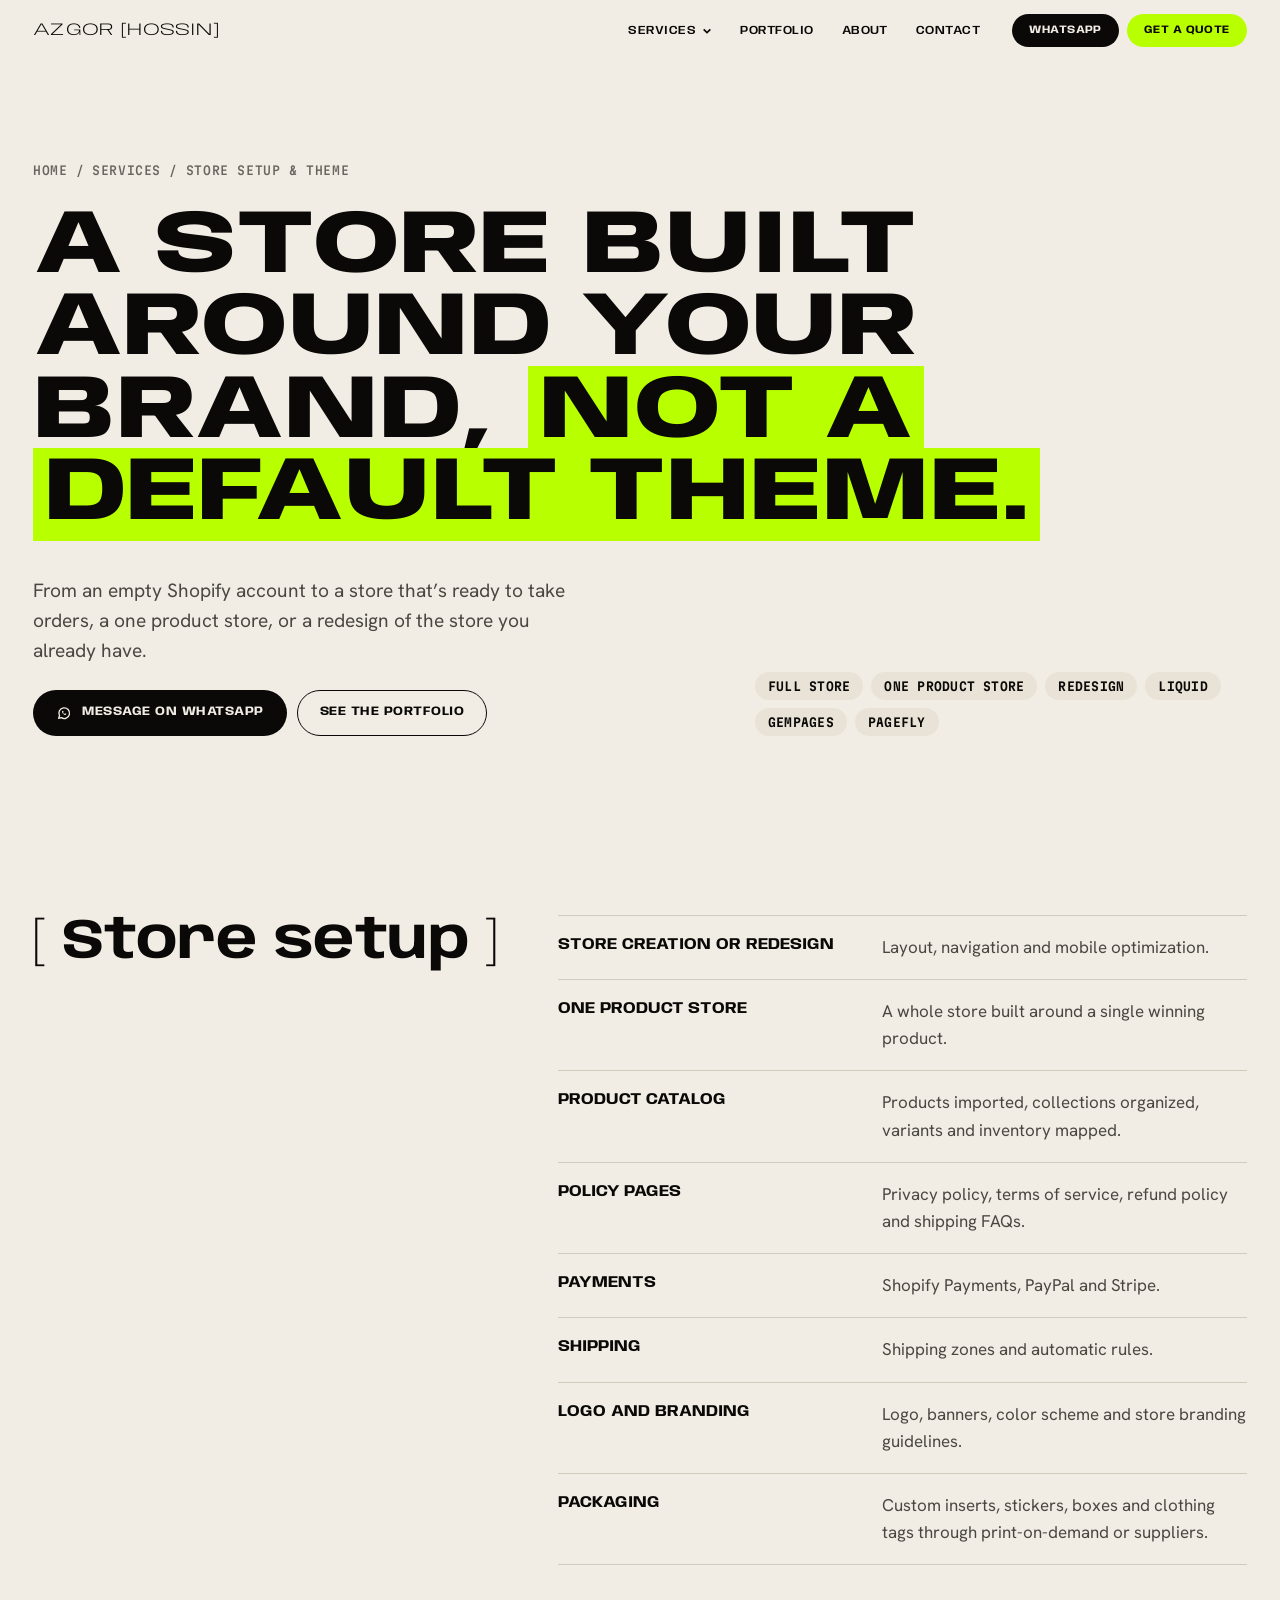
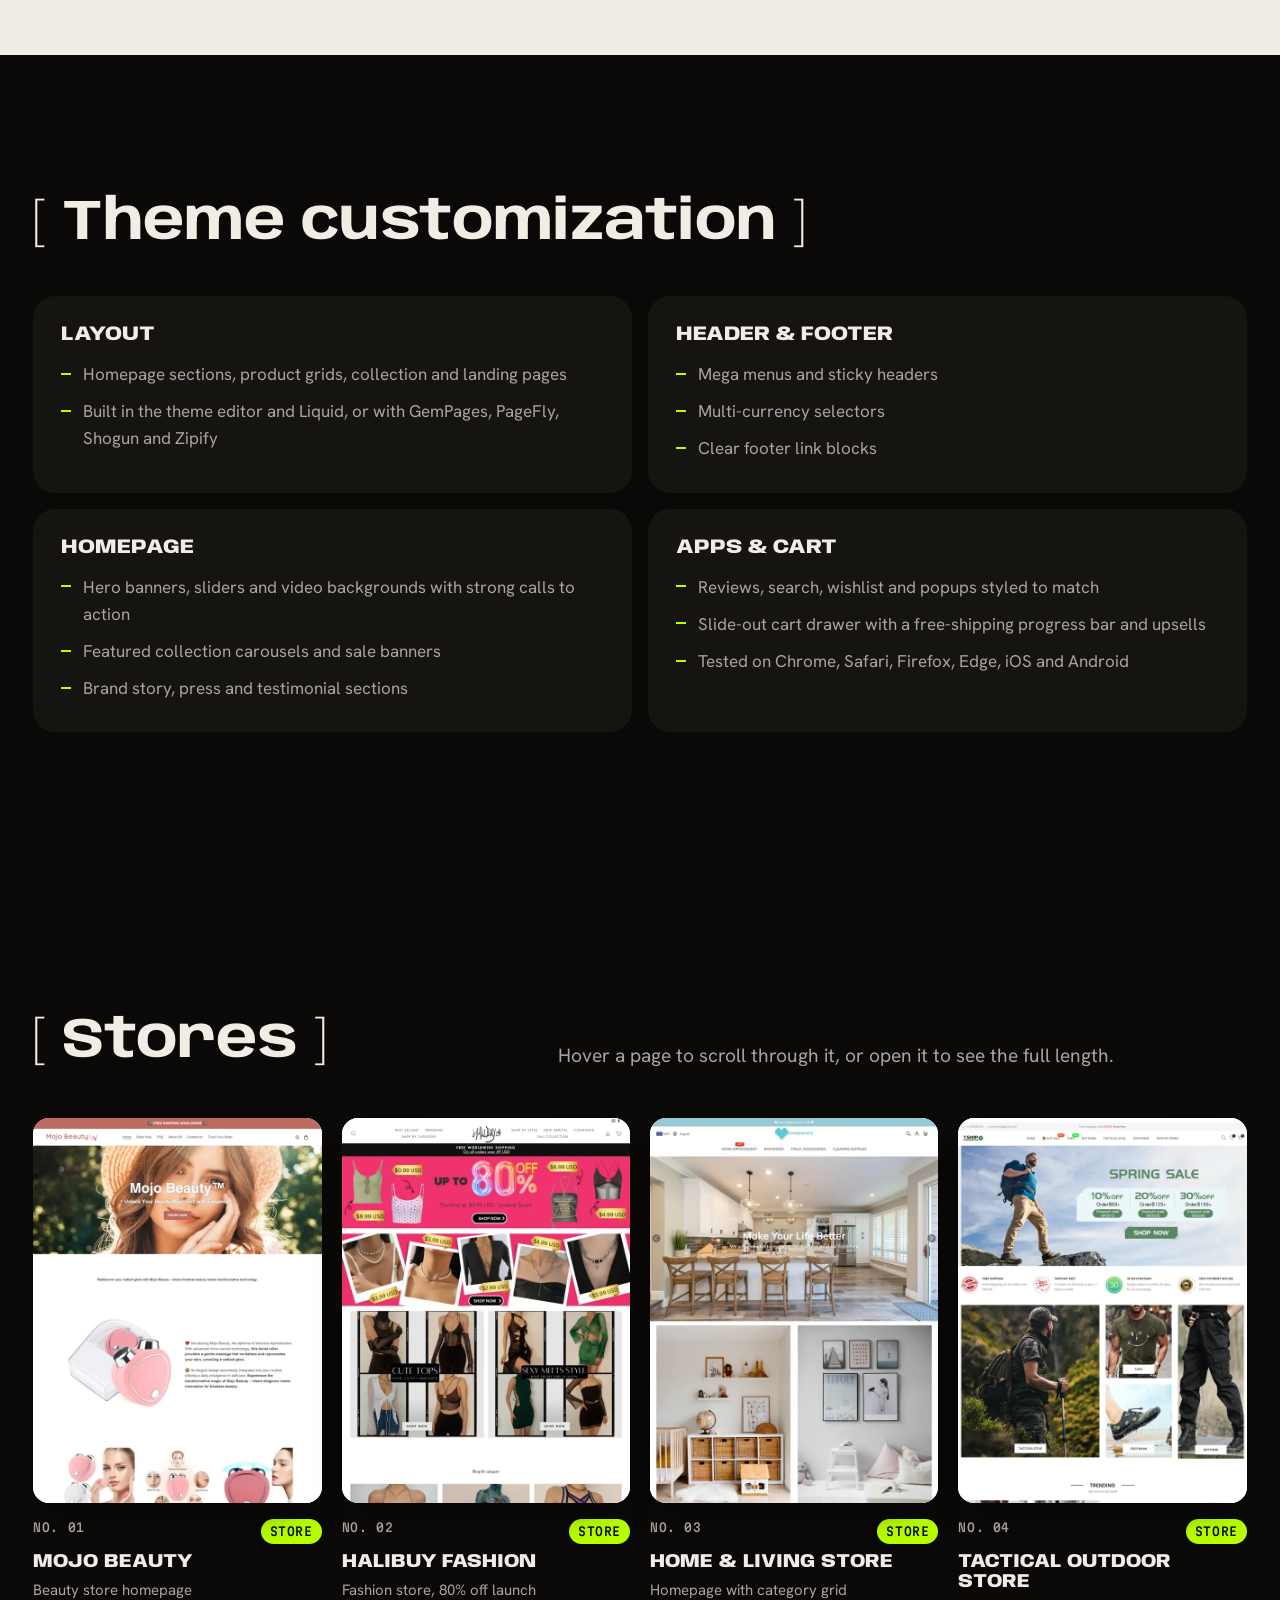
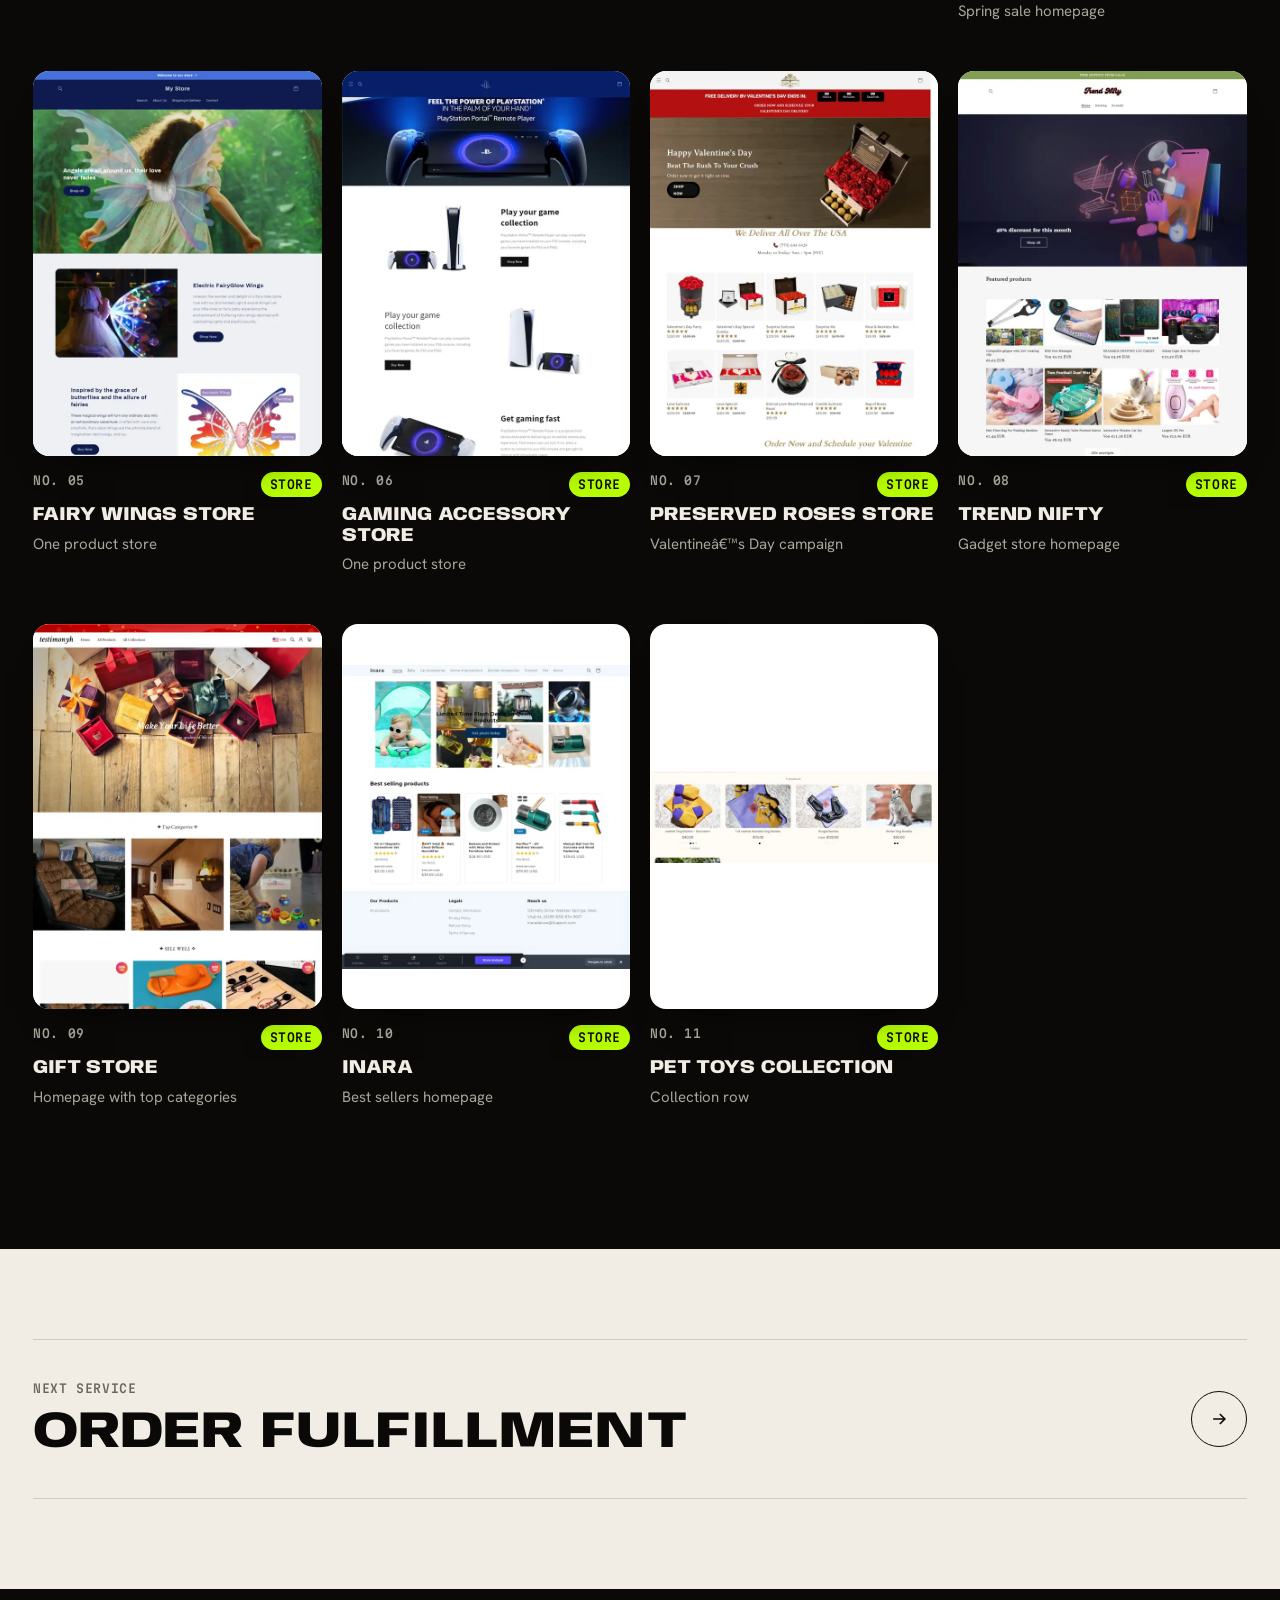
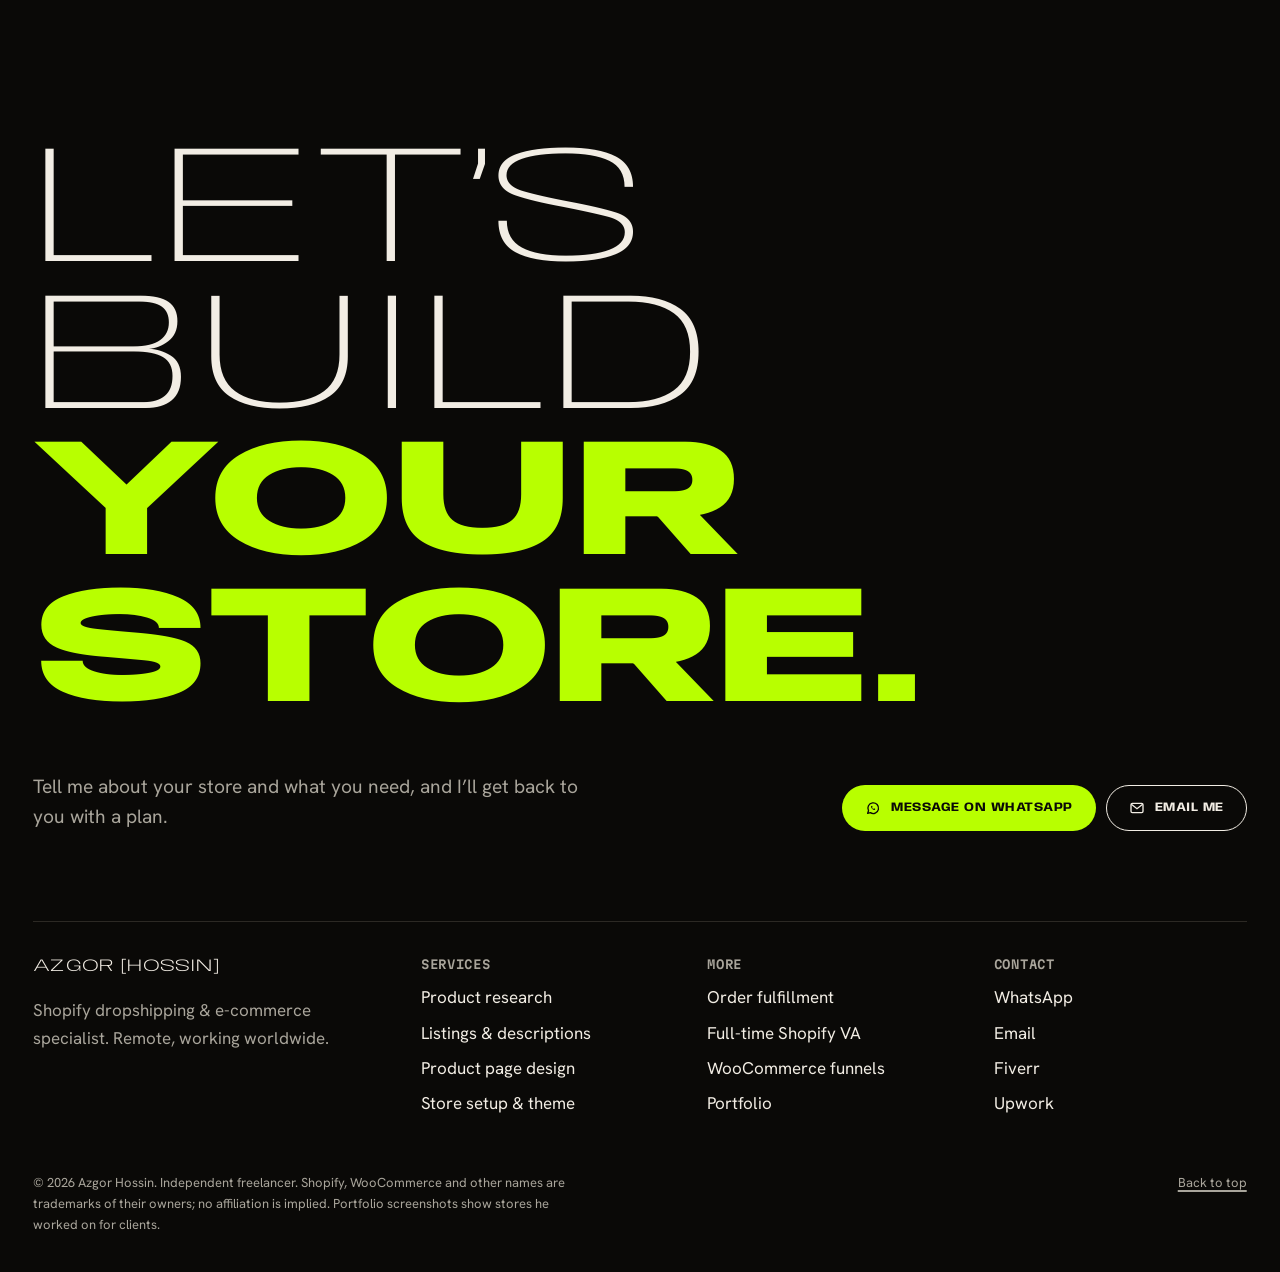
<file: services/store-setup.html>
<!doctype html>
<html lang="en">
<head>
  <meta charset="utf-8">
  <meta name="viewport" content="width=device-width, initial-scale=1">
  <title>Shopify Store Setup & Theme Customization — Azgor Hossin</title>
  <meta name="description" content="Shopify store setup, one product stores and theme customization: layouts, headers, brand styling, homepages, cart drawers, policy pages, payments and shipping.">
  <meta name="theme-color" content="#f2ede4">
  <meta property="og:title" content="Shopify Store Setup & Theme Customization — Azgor Hossin">
  <meta property="og:description" content="Shopify store setup, one product stores and theme customization: layouts, headers, brand styling, homepages, cart drawers, policy pages, payments and shipping.">
  <meta property="og:type" content="website">
  <meta property="og:image" content="https://azgor-portfolio.vercel.app/img/work/store-mojo-beauty.webp">
  <link rel="icon" href="/favicon.svg" type="image/svg+xml">
  <link rel="preconnect" href="https://fonts.googleapis.com">
  <link rel="preconnect" href="https://fonts.gstatic.com" crossorigin>
  <link rel="stylesheet" href="https://fonts.googleapis.com/css2?family=Anybody:wdth,wght@50..150,100..900&family=Hanken+Grotesk:wght@400;500;600;700&family=Martian+Mono:wdth,wght@75..112.5,400..700&display=swap">
  <link rel="stylesheet" href="/styles.css">
  <script>document.documentElement.classList.add('js')</script>
</head>
<body>
<!--
THESIS: A Shopify specialist's site where his real store pages are the portrait; refuses the category's gradient hero and icon-card grid.
OWN-WORLD: Layout after alejandroha.com: giant thin-wide name, [bracket] headings, pill buttons, generous air, one scroll-driven statement. Palette after silviamalavasi.com: warm white #f2ede4, black #0a0907, acid green #b8ff00, hot pink #ff006e, yellow #f3cf00. Anybody (wide, 100–900) for display, Hanken Grotesk for text, Martian Mono for data.
STORY: A store owner sees what he does, sees 36 real pages and a real research sheet, and messages him on WhatsApp.
FIRST VIEWPORT: Full-width name AZGOR [HOSSIN]; below it, left: headline, lead and WhatsApp/quote pills; right: four columns of his store pages drifting upward.
FORM: User-pinned direction (alejandroha.com layout + silviamalavasi.com palette); seed key 5c66db7f superseded.
FINISH: unreviewed and undocumented is unfinished; this build ends with the finish review, the verdict, DESIGN.md, and every shipping raster carrying its provenance
-->
<a class="skip" href="#main">Skip to content</a>
<header class="nav nav--always" id="nav">
  <div class="nav__in">
    <a class="nav__brand" href="/" aria-label="Azgor Hossin, home">Azgor [Hossin]</a>
    <nav class="nav__links" aria-label="Main">
      <div class="nav__drop">
        <button type="button" aria-expanded="false" aria-controls="svc-menu">Services <svg viewBox="0 0 12 12" aria-hidden="true"><path d="M2 4l4 4 4-4" fill="none" stroke="currentColor" stroke-width="2"/></svg></button>
        <div class="nav__menu" id="svc-menu"><a href="/services">All services</a><a href="/services/product-research">Product research</a><a href="/services/product-listing">Listings & SEO descriptions</a><a href="/services/product-page-design">Product & landing page design</a><a href="/services/store-setup">Store setup & theme customization</a><a href="/services/order-fulfillment">Order fulfillment</a><a href="/services/shopify-va">Full-time Shopify VA</a><a href="/services/woocommerce-funnels">WooCommerce funnels</a></div>
      </div>
      <a href="/portfolio">Portfolio</a>
      <a href="/about">About</a>
      <a href="/contact">Contact</a>
    </nav>
    <div class="nav__cta">
      <a class="pill pill--black pill--sm" data-link="whatsapp" href="/contact">WhatsApp</a>
      <a class="pill pill--acid pill--sm" href="/contact">Get a quote</a>
    </div>
    <button class="nav__burger" type="button" aria-label="Open menu" aria-expanded="false" aria-controls="menu"><svg viewBox="0 0 24 24" aria-hidden="true"><path d="M3 7h18M3 12h18M3 17h18" stroke="currentColor" stroke-width="2.2"/></svg></button>
  </div>
</header>
<div class="menu dark" id="menu" role="dialog" aria-modal="true" aria-label="Menu">
  <div class="menu__top"><a class="nav__brand" style="opacity:1;transform:none" href="/">Azgor [Hossin]</a><button class="menu__close" type="button" aria-label="Close menu"><svg viewBox="0 0 24 24" aria-hidden="true"><path d="M6 6l12 12M18 6L6 18" stroke="currentColor" stroke-width="2.5"/></svg></button></div>
  <nav aria-label="Mobile">
    <a href="/">Home</a>
    <a href="/services">Services</a>
    <a class="sub" href="/services/product-research">Product research</a>
    <a class="sub" href="/services/product-listing">Listings & SEO descriptions</a>
    <a class="sub" href="/services/product-page-design">Product & landing page design</a>
    <a class="sub" href="/services/store-setup">Store setup & theme customization</a>
    <a class="sub" href="/services/order-fulfillment">Order fulfillment</a>
    <a class="sub" href="/services/shopify-va">Full-time Shopify VA</a>
    <a class="sub" href="/services/woocommerce-funnels">WooCommerce funnels</a>
    <a href="/portfolio">Portfolio</a>
    <a href="/about">About</a>
    <a href="/contact">Contact</a>
  </nav>
  <div class="menu__cta">
    <a class="pill pill--acid" data-link="whatsapp" href="/contact"><svg viewBox="0 0 24 24" aria-hidden="true"><path d="M4 20l1.3-3.9A8 8 0 1 1 8 19z" fill="none" stroke="currentColor" stroke-width="2" stroke-linejoin="round"/><path d="M9 9.5c0 3 2.5 5.5 5.5 5.5l1-1.5-2-1-1 1c-1-.5-1.5-1-2-2l1-1-1-2z" fill="currentColor"/></svg> Message on WhatsApp</a>
    <a class="pill pill--line" data-link="email" href="/contact"><svg viewBox="0 0 24 24" aria-hidden="true"><rect x="3" y="5" width="18" height="14" rx="2" fill="none" stroke="currentColor" stroke-width="2"/><path d="M3.5 6.5l8.5 6.5 8.5-6.5" fill="none" stroke="currentColor" stroke-width="2"/></svg> Email me</a>
  </div>
</div>
<main id="main">
<section class="wrap phero">
  <p class="phero__crumbs meta"><a href="/">Home</a><span aria-hidden="true">/</span><a href="/services">Services</a><span aria-hidden="true">/</span>Store setup & theme</p>
  <h1 class="h-xl">A store built around your brand, <span class="mark">not a default theme.</span></h1>
  <div class="phero__grid">
    <div class="stack">
      <p class="lead">From an empty Shopify account to a store that’s ready to take orders, a one product store, or a redesign of the store you already have.</p>
      <div class="cta">
        <a class="pill pill--black" data-link="whatsapp" href="/contact"><svg viewBox="0 0 24 24" aria-hidden="true"><path d="M4 20l1.3-3.9A8 8 0 1 1 8 19z" fill="none" stroke="currentColor" stroke-width="2" stroke-linejoin="round"/><path d="M9 9.5c0 3 2.5 5.5 5.5 5.5l1-1.5-2-1-1 1c-1-.5-1.5-1-2-2l1-1-1-2z" fill="currentColor"/></svg> Message on WhatsApp</a>
        <a class="pill pill--line" href="/portfolio">See the portfolio</a>
      </div>
    </div>
    <ul class="chips" aria-label="At a glance"><li>Full store</li><li>One product store</li><li>Redesign</li><li>Liquid</li><li>GemPages</li><li>PageFly</li></ul>
  </div>
</section>

<section class="wrap sec--tight" aria-labelledby="setup">
  <div class="split">
    <h2 id="setup" class="bracket">Store setup</h2>
    <ul class="list-lines">
      <li><b>Store creation or redesign</b><span>Layout, navigation and mobile optimization.</span></li>
      <li><b>One product store</b><span>A whole store built around a single winning product.</span></li>
      <li><b>Product catalog</b><span>Products imported, collections organized, variants and inventory mapped.</span></li>
      <li><b>Policy pages</b><span>Privacy policy, terms of service, refund policy and shipping FAQs.</span></li>
      <li><b>Payments</b><span>Shopify Payments, PayPal and Stripe.</span></li>
      <li><b>Shipping</b><span>Shipping zones and automatic rules.</span></li>
      <li><b>Logo and branding</b><span>Logo, banners, color scheme and store branding guidelines.</span></li>
      <li><b>Packaging</b><span>Custom inserts, stickers, boxes and clothing tags through print-on-demand or suppliers.</span></li>
    </ul>
  </div>
</section>

<section class="dark sec" aria-labelledby="theme">
  <div class="wrap">
    <h2 id="theme" class="bracket">Theme customization</h2>
    <div class="groups" style="margin-top:44px">
      <div class="group"><h3>Layout</h3><ul><li>Homepage sections, product grids, collection and landing pages</li><li>Built in the theme editor and Liquid, or with GemPages, PageFly, Shogun and Zipify</li></ul></div>
      <div class="group"><h3>Header &amp; footer</h3><ul><li>Mega menus and sticky headers</li><li>Multi-currency selectors</li><li>Clear footer link blocks</li></ul></div>
      <div class="group"><h3>Homepage</h3><ul><li>Hero banners, sliders and video backgrounds with strong calls to action</li><li>Featured collection carousels and sale banners</li><li>Brand story, press and testimonial sections</li></ul></div>
      <div class="group"><h3>Apps &amp; cart</h3><ul><li>Reviews, search, wishlist and popups styled to match</li><li>Slide-out cart drawer with a free-shipping progress bar and upsells</li><li>Tested on Chrome, Safari, Firefox, Edge, iOS and Android</li></ul></div>
    </div>
  </div>
</section>
<section class="dark sec">
  <div class="wrap">
    <div class="split" style="align-items:end">
      <h2 class="bracket">Stores</h2>
      <p class="lead">Hover a page to scroll through it, or open it to see the full length.</p>
    </div>
    <ul class="wall ">
    <li class="card" data-cat="store">
      <button class="card__frame" type="button" data-full="/img/work/store-mojo-beauty.webp" data-caption="Mojo Beauty · Beauty store homepage" aria-label="Open full page: Mojo Beauty">
        <img src="/img/work/store-mojo-beauty.webp" width="640" height="3068" alt="Mojo Beauty: beauty store homepage, built by Azgor" loading="lazy" decoding="async">
      </button>
      <p class="card__meta meta"><span>No. 01</span><span class="card__cat">Store</span></p>
      <p class="card__t">Mojo Beauty</p>
      <p class="card__s">Beauty store homepage</p>
    </li>
    <li class="card" data-cat="store">
      <button class="card__frame" type="button" data-full="/img/work/store-halibuy-fashion.webp" data-caption="Halibuy Fashion · Fashion store, 80% off launch" aria-label="Open full page: Halibuy Fashion">
        <img src="/img/work/store-halibuy-fashion.webp" width="640" height="3202" alt="Halibuy Fashion: fashion store, 80% off launch, built by Azgor" loading="lazy" decoding="async">
      </button>
      <p class="card__meta meta"><span>No. 02</span><span class="card__cat">Store</span></p>
      <p class="card__t">Halibuy Fashion</p>
      <p class="card__s">Fashion store, 80% off launch</p>
    </li>
    <li class="card" data-cat="store">
      <button class="card__frame" type="button" data-full="/img/work/store-home-living.webp" data-caption="Home & living store · Homepage with category grid" aria-label="Open full page: Home & living store">
        <img src="/img/work/store-home-living.webp" width="640" height="3220" alt="Home & living store: homepage with category grid, built by Azgor" loading="lazy" decoding="async">
      </button>
      <p class="card__meta meta"><span>No. 03</span><span class="card__cat">Store</span></p>
      <p class="card__t">Home & living store</p>
      <p class="card__s">Homepage with category grid</p>
    </li>
    <li class="card" data-cat="store">
      <button class="card__frame" type="button" data-full="/img/work/store-tactical-outdoor.webp" data-caption="Tactical outdoor store · Spring sale homepage" aria-label="Open full page: Tactical outdoor store">
        <img src="/img/work/store-tactical-outdoor.webp" width="640" height="1540" alt="Tactical outdoor store: spring sale homepage, built by Azgor" loading="lazy" decoding="async">
      </button>
      <p class="card__meta meta"><span>No. 04</span><span class="card__cat">Store</span></p>
      <p class="card__t">Tactical outdoor store</p>
      <p class="card__s">Spring sale homepage</p>
    </li>
    <li class="card" data-cat="store">
      <button class="card__frame" type="button" data-full="/img/work/store-fairy-wings.webp" data-caption="Fairy wings store · One product store" aria-label="Open full page: Fairy wings store">
        <img src="/img/work/store-fairy-wings.webp" width="640" height="2002" alt="Fairy wings store: one product store, built by Azgor" loading="lazy" decoding="async">
      </button>
      <p class="card__meta meta"><span>No. 05</span><span class="card__cat">Store</span></p>
      <p class="card__t">Fairy wings store</p>
      <p class="card__s">One product store</p>
    </li>
    <li class="card" data-cat="store">
      <button class="card__frame" type="button" data-full="/img/work/store-playstation-portal.webp" data-caption="Gaming accessory store · One product store" aria-label="Open full page: Gaming accessory store">
        <img src="/img/work/store-playstation-portal.webp" width="640" height="1136" alt="Gaming accessory store: one product store, built by Azgor" loading="lazy" decoding="async">
      </button>
      <p class="card__meta meta"><span>No. 06</span><span class="card__cat">Store</span></p>
      <p class="card__t">Gaming accessory store</p>
      <p class="card__s">One product store</p>
    </li>
    <li class="card" data-cat="store">
      <button class="card__frame" type="button" data-full="/img/work/store-valentine-roses.webp" data-caption="Preserved roses store · Valentineâ€™s Day campaign" aria-label="Open full page: Preserved roses store">
        <img src="/img/work/store-valentine-roses.webp" width="640" height="1318" alt="Preserved roses store: valentineâ€™s day campaign, built by Azgor" loading="lazy" decoding="async">
      </button>
      <p class="card__meta meta"><span>No. 07</span><span class="card__cat">Store</span></p>
      <p class="card__t">Preserved roses store</p>
      <p class="card__s">Valentineâ€™s Day campaign</p>
    </li>
    <li class="card" data-cat="store">
      <button class="card__frame" type="button" data-full="/img/work/store-trend-nifty.webp" data-caption="Trend Nifty · Gadget store homepage" aria-label="Open full page: Trend Nifty">
        <img src="/img/work/store-trend-nifty.webp" width="640" height="1258" alt="Trend Nifty: gadget store homepage, built by Azgor" loading="lazy" decoding="async">
      </button>
      <p class="card__meta meta"><span>No. 08</span><span class="card__cat">Store</span></p>
      <p class="card__t">Trend Nifty</p>
      <p class="card__s">Gadget store homepage</p>
    </li>
    <li class="card" data-cat="store">
      <button class="card__frame" type="button" data-full="/img/work/store-gifts.webp" data-caption="Gift store · Homepage with top categories" aria-label="Open full page: Gift store">
        <img src="/img/work/store-gifts.webp" width="640" height="1288" alt="Gift store: homepage with top categories, built by Azgor" loading="lazy" decoding="async">
      </button>
      <p class="card__meta meta"><span>No. 09</span><span class="card__cat">Store</span></p>
      <p class="card__t">Gift store</p>
      <p class="card__s">Homepage with top categories</p>
    </li>
    <li class="card" data-cat="store">
      <button class="card__frame" type="button" data-full="/img/work/store-inara.webp" data-caption="Inara · Best sellers homepage" aria-label="Open full page: Inara">
        <img src="/img/work/store-inara.webp" width="640" height="674" alt="Inara: best sellers homepage, built by Azgor" loading="lazy" decoding="async">
      </button>
      <p class="card__meta meta"><span>No. 10</span><span class="card__cat">Store</span></p>
      <p class="card__t">Inara</p>
      <p class="card__s">Best sellers homepage</p>
    </li>
    <li class="card" data-cat="store">
      <button class="card__frame" type="button" data-full="/img/work/store-pet-collection.webp" data-caption="Pet toys collection · Collection row" aria-label="Open full page: Pet toys collection">
        <img src="/img/work/store-pet-collection.webp" width="640" height="204" alt="Pet toys collection: collection row, built by Azgor" loading="lazy" decoding="async">
      </button>
      <p class="card__meta meta"><span>No. 11</span><span class="card__cat">Store</span></p>
      <p class="card__t">Pet toys collection</p>
      <p class="card__s">Collection row</p>
    </li>
  </ul>
  </div>
</section>
<section class="wrap sec--tight">
  <a class="next" href="/services/order-fulfillment"><span class="stack" style="gap:10px"><span class="meta muted">Next service</span><b>Order fulfillment</b></span><span class="row__go" aria-hidden="true"><svg viewBox="0 0 24 24" aria-hidden="true"><path d="M5 12h14M13 6l6 6-6 6" fill="none" stroke="currentColor" stroke-width="2"/></svg></span></a>
</section>
</main>
<section class="dark" aria-labelledby="closer-title">
  <div class="wrap closer">
    <h2 id="closer-title" class="closer__big">Let’s build <em>your store.</em></h2>
    <div class="closer__row">
      <p class="lead">Tell me about your store and what you need, and I’ll get back to you with a plan.</p>
      <div class="cta">
        <a class="pill pill--acid" data-link="whatsapp" href="/contact"><svg viewBox="0 0 24 24" aria-hidden="true"><path d="M4 20l1.3-3.9A8 8 0 1 1 8 19z" fill="none" stroke="currentColor" stroke-width="2" stroke-linejoin="round"/><path d="M9 9.5c0 3 2.5 5.5 5.5 5.5l1-1.5-2-1-1 1c-1-.5-1.5-1-2-2l1-1-1-2z" fill="currentColor"/></svg> Message on WhatsApp</a>
        <a class="pill pill--line" data-link="email" href="/contact"><svg viewBox="0 0 24 24" aria-hidden="true"><rect x="3" y="5" width="18" height="14" rx="2" fill="none" stroke="currentColor" stroke-width="2"/><path d="M3.5 6.5l8.5 6.5 8.5-6.5" fill="none" stroke="currentColor" stroke-width="2"/></svg> Email me</a>
      </div>
    </div>
  </div>
  <footer class="wrap foot">
    <div class="foot__grid">
      <div class="stack">
        <a class="nav__brand" style="opacity:1;transform:none" href="/">Azgor [Hossin]</a>
        <p class="muted" style="margin:0;color:var(--on-black-2)">Shopify dropshipping &amp; e-commerce specialist. Remote, working worldwide.</p>
      </div>
      <div><h3>Services</h3><ul><li><a href="/services/product-research">Product research</a></li><li><a href="/services/product-listing">Listings & descriptions</a></li><li><a href="/services/product-page-design">Product page design</a></li><li><a href="/services/store-setup">Store setup & theme</a></li></ul></div>
      <div><h3>More</h3><ul><li><a href="/services/order-fulfillment">Order fulfillment</a></li><li><a href="/services/shopify-va">Full-time Shopify VA</a></li><li><a href="/services/woocommerce-funnels">WooCommerce funnels</a></li><li><a href="/portfolio">Portfolio</a></li></ul></div>
      <div><h3>Contact</h3><ul><li><a data-link="whatsapp" href="/contact">WhatsApp</a></li><li><a data-link="email" href="/contact">Email</a></li><li><a data-link="fiverr" href="/contact">Fiverr</a></li><li><a data-link="upwork" href="/contact">Upwork</a></li></ul></div>
    </div>
    <div class="foot__small">
      <p>© <span data-year>2026</span> Azgor Hossin. Independent freelancer. Shopify, WooCommerce and other names are trademarks of their owners; no affiliation is implied. Portfolio screenshots show stores he worked on for clients.</p>
      <a href="#main">Back to top</a>
    </div>
  </footer>
</section>
<dialog class="viewer" id="viewer" aria-label="Full page view">
  <div class="viewer__bar">
    <p class="viewer__cap meta" id="viewer-cap"></p>
    <div class="viewer__ctl">
      <button type="button" class="viewer__btn" data-step="-1" aria-label="Previous"><svg viewBox="0 0 24 24" aria-hidden="true"><path d="M15 5l-7 7 7 7" fill="none" stroke="currentColor" stroke-width="2.5"/></svg></button>
      <button type="button" class="viewer__btn" data-step="1" aria-label="Next"><svg viewBox="0 0 24 24" aria-hidden="true"><path d="M9 5l7 7-7 7" fill="none" stroke="currentColor" stroke-width="2.5"/></svg></button>
      <button type="button" class="viewer__btn viewer__btn--close" data-close aria-label="Close"><svg viewBox="0 0 24 24" aria-hidden="true"><path d="M6 6l12 12M18 6L6 18" stroke="currentColor" stroke-width="2.5"/></svg></button>
    </div>
  </div>
  <div class="viewer__scroll" id="viewer-scroll"></div>
</dialog>
<script src="/script.js" defer></script>
</body>
</html>
</file>
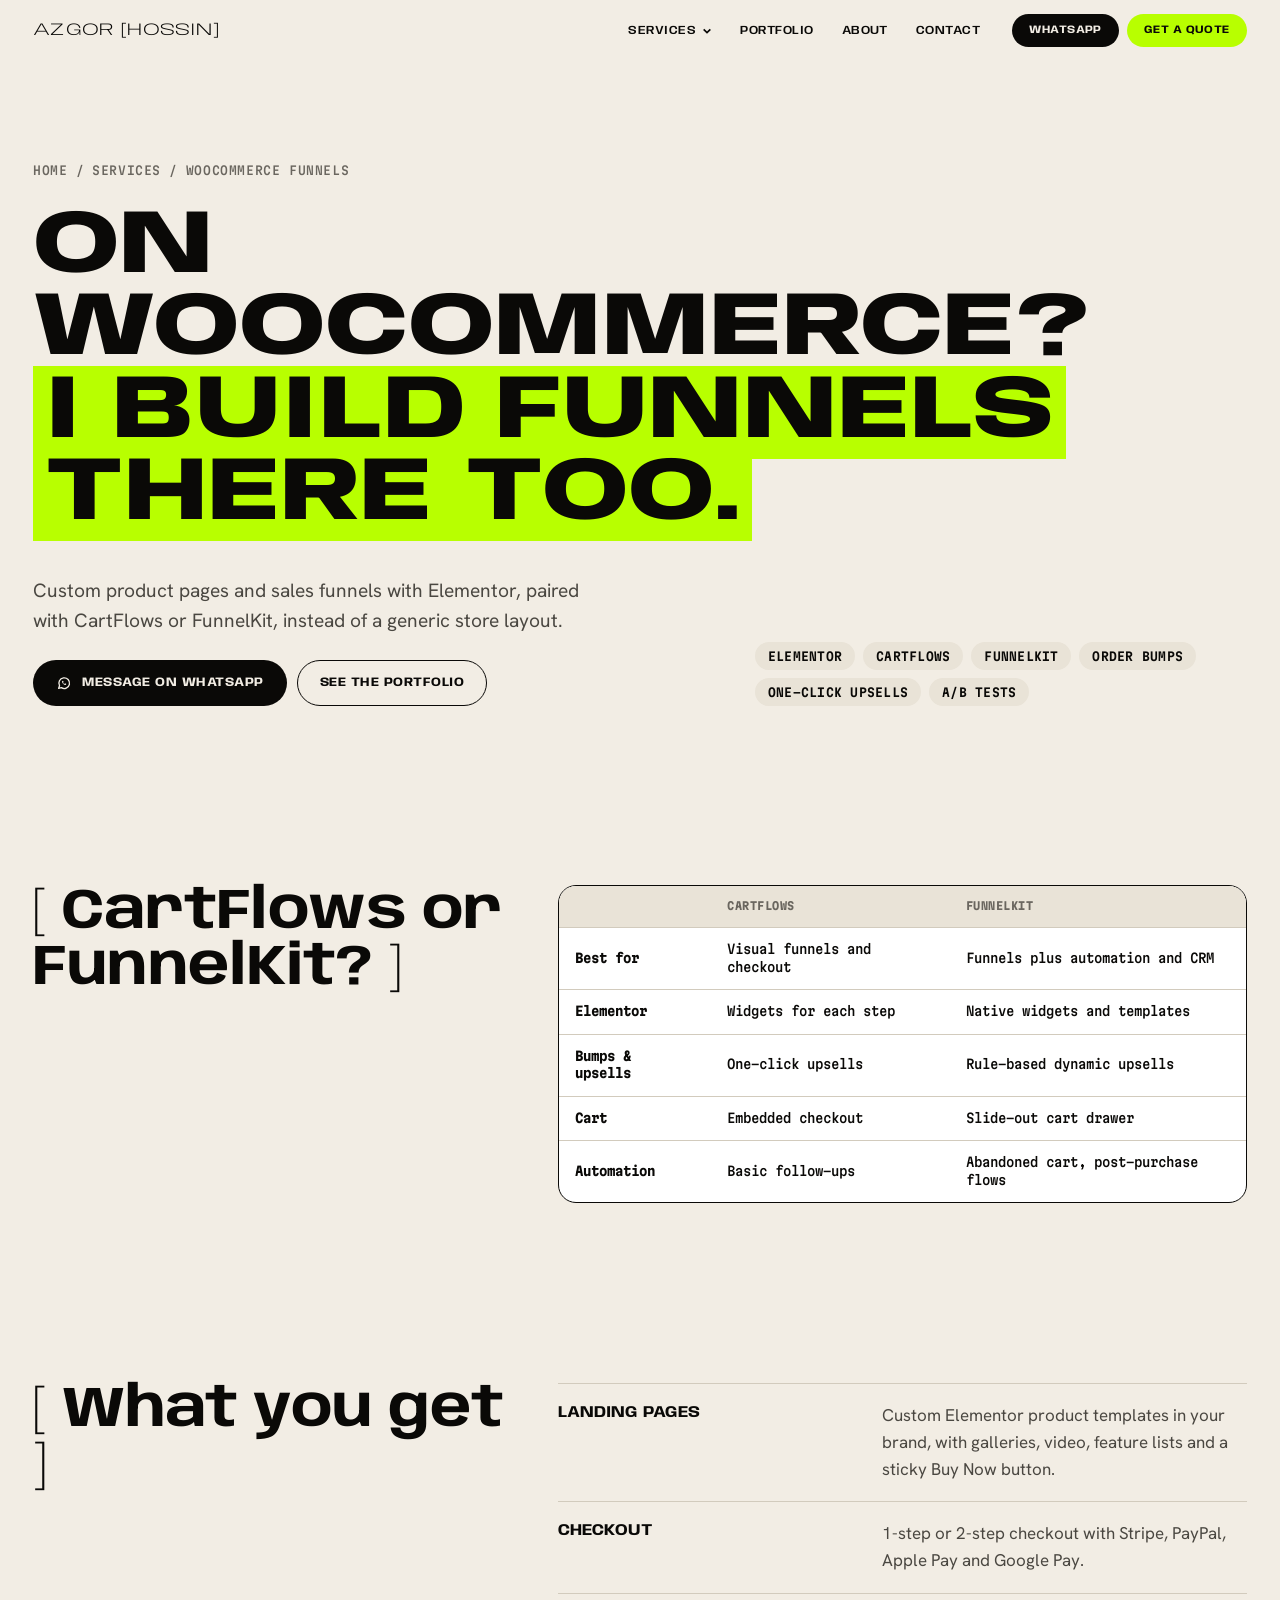
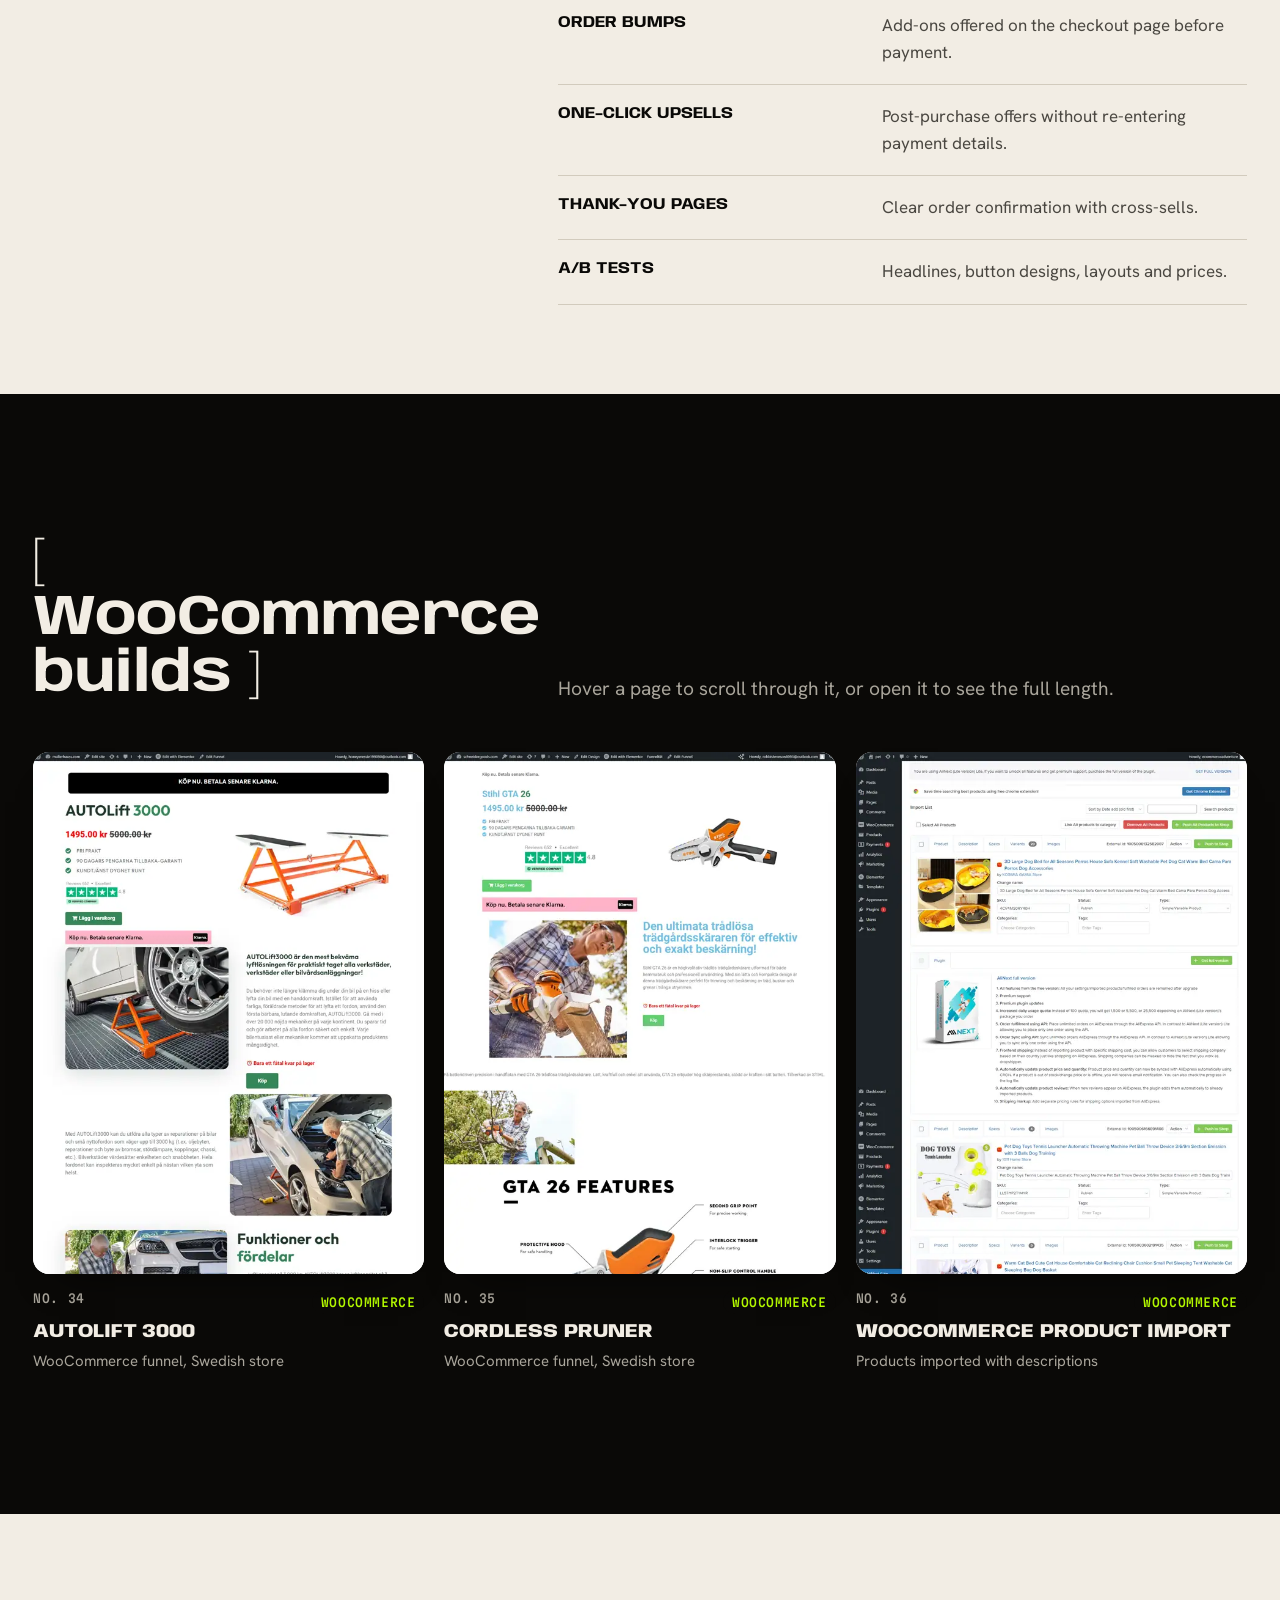
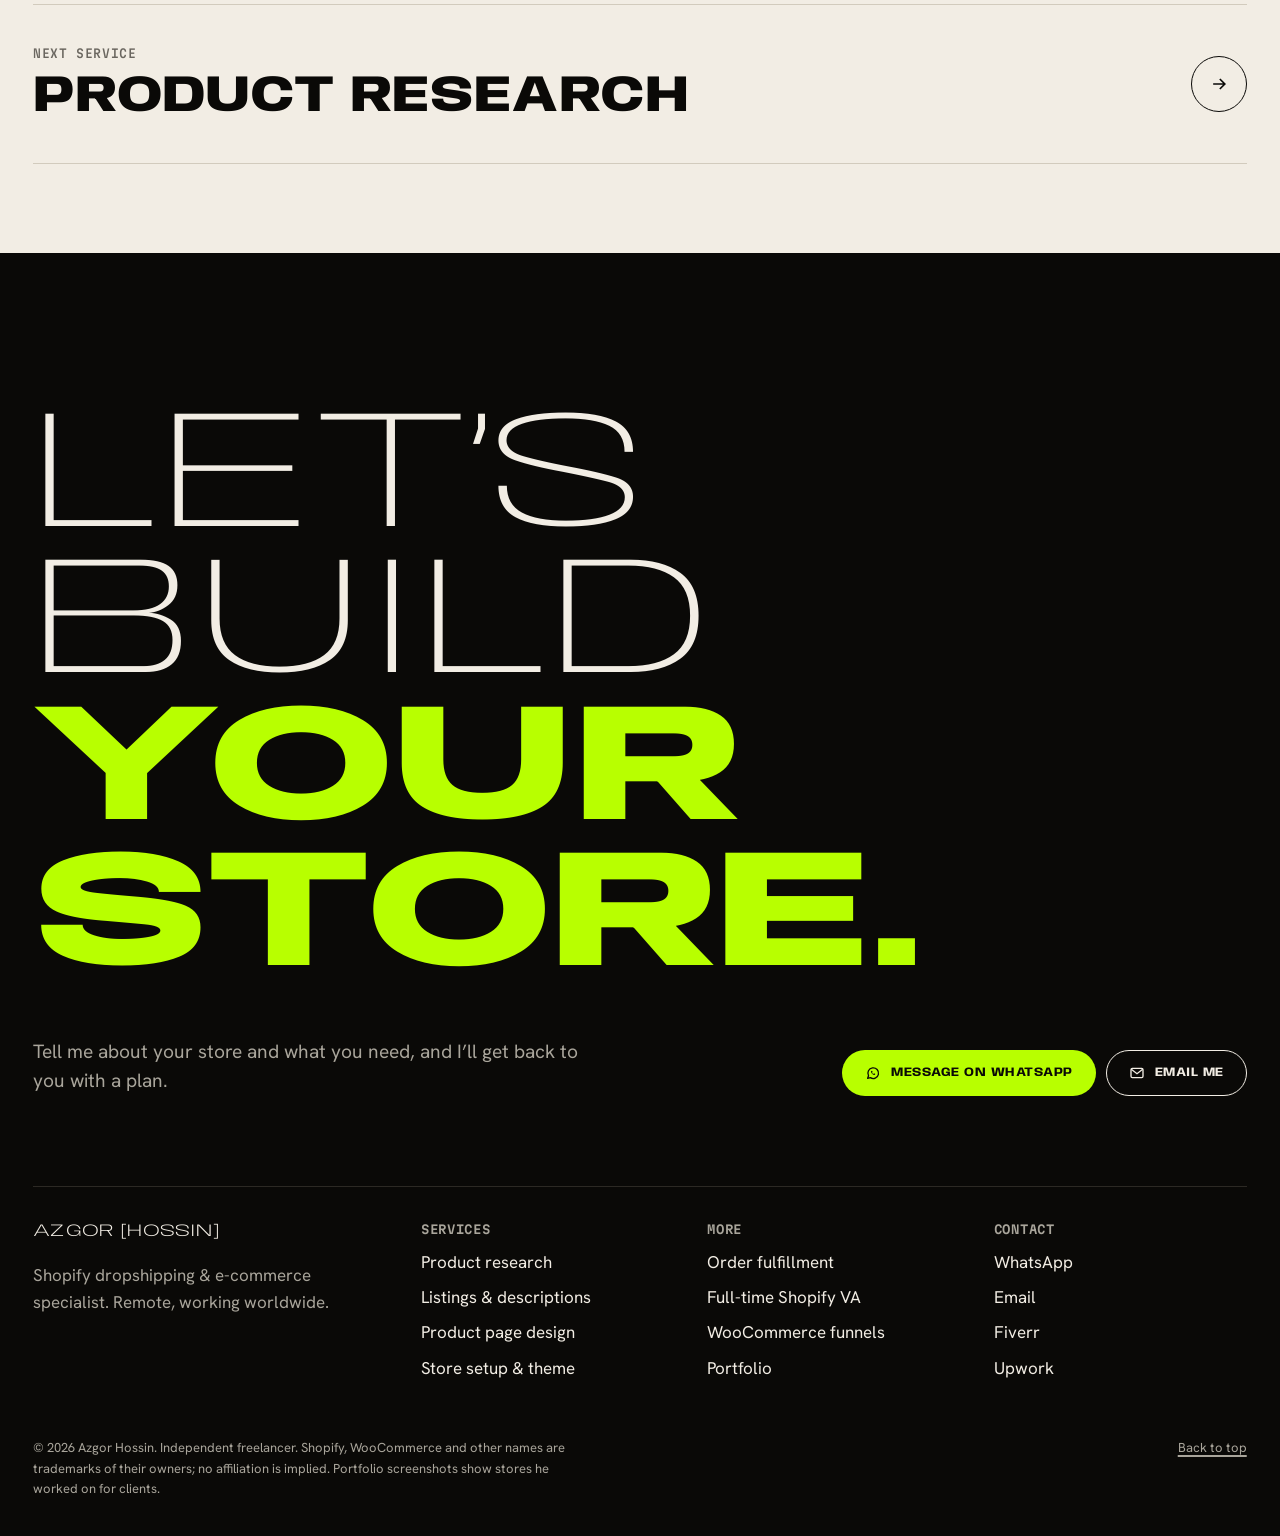
<file: services/woocommerce-funnels.html>
<!doctype html>
<html lang="en">
<head>
  <meta charset="utf-8">
  <meta name="viewport" content="width=device-width, initial-scale=1">
  <title>WooCommerce Funnels with Elementor, CartFlows & FunnelKit — Azgor Hossin</title>
  <meta name="description" content="Custom WooCommerce product pages and sales funnels with Elementor, CartFlows and FunnelKit: frictionless checkout, order bumps, one-click upsells and thank-you pages.">
  <meta name="theme-color" content="#f2ede4">
  <meta property="og:title" content="WooCommerce Funnels with Elementor, CartFlows & FunnelKit — Azgor Hossin">
  <meta property="og:description" content="Custom WooCommerce product pages and sales funnels with Elementor, CartFlows and FunnelKit: frictionless checkout, order bumps, one-click upsells and thank-you pages.">
  <meta property="og:type" content="website">
  <meta property="og:image" content="https://azgor-portfolio.vercel.app/img/work/store-mojo-beauty.webp">
  <link rel="icon" href="/favicon.svg" type="image/svg+xml">
  <link rel="preconnect" href="https://fonts.googleapis.com">
  <link rel="preconnect" href="https://fonts.gstatic.com" crossorigin>
  <link rel="stylesheet" href="https://fonts.googleapis.com/css2?family=Anybody:wdth,wght@50..150,100..900&family=Hanken+Grotesk:wght@400;500;600;700&family=Martian+Mono:wdth,wght@75..112.5,400..700&display=swap">
  <link rel="stylesheet" href="/styles.css">
  <script>document.documentElement.classList.add('js')</script>
</head>
<body>
<!--
THESIS: A Shopify specialist's site where his real store pages are the portrait; refuses the category's gradient hero and icon-card grid.
OWN-WORLD: Layout after alejandroha.com: giant thin-wide name, [bracket] headings, pill buttons, generous air, one scroll-driven statement. Palette after silviamalavasi.com: warm white #f2ede4, black #0a0907, acid green #b8ff00, hot pink #ff006e, yellow #f3cf00. Anybody (wide, 100–900) for display, Hanken Grotesk for text, Martian Mono for data.
STORY: A store owner sees what he does, sees 36 real pages and a real research sheet, and messages him on WhatsApp.
FIRST VIEWPORT: Full-width name AZGOR [HOSSIN]; below it, left: headline, lead and WhatsApp/quote pills; right: four columns of his store pages drifting upward.
FORM: User-pinned direction (alejandroha.com layout + silviamalavasi.com palette); seed key 5c66db7f superseded.
FINISH: unreviewed and undocumented is unfinished; this build ends with the finish review, the verdict, DESIGN.md, and every shipping raster carrying its provenance
-->
<a class="skip" href="#main">Skip to content</a>
<header class="nav nav--always" id="nav">
  <div class="nav__in">
    <a class="nav__brand" href="/" aria-label="Azgor Hossin, home">Azgor [Hossin]</a>
    <nav class="nav__links" aria-label="Main">
      <div class="nav__drop">
        <button type="button" aria-expanded="false" aria-controls="svc-menu">Services <svg viewBox="0 0 12 12" aria-hidden="true"><path d="M2 4l4 4 4-4" fill="none" stroke="currentColor" stroke-width="2"/></svg></button>
        <div class="nav__menu" id="svc-menu"><a href="/services">All services</a><a href="/services/product-research">Product research</a><a href="/services/product-listing">Listings & SEO descriptions</a><a href="/services/product-page-design">Product & landing page design</a><a href="/services/store-setup">Store setup & theme customization</a><a href="/services/order-fulfillment">Order fulfillment</a><a href="/services/shopify-va">Full-time Shopify VA</a><a href="/services/woocommerce-funnels">WooCommerce funnels</a></div>
      </div>
      <a href="/portfolio">Portfolio</a>
      <a href="/about">About</a>
      <a href="/contact">Contact</a>
    </nav>
    <div class="nav__cta">
      <a class="pill pill--black pill--sm" data-link="whatsapp" href="/contact">WhatsApp</a>
      <a class="pill pill--acid pill--sm" href="/contact">Get a quote</a>
    </div>
    <button class="nav__burger" type="button" aria-label="Open menu" aria-expanded="false" aria-controls="menu"><svg viewBox="0 0 24 24" aria-hidden="true"><path d="M3 7h18M3 12h18M3 17h18" stroke="currentColor" stroke-width="2.2"/></svg></button>
  </div>
</header>
<div class="menu dark" id="menu" role="dialog" aria-modal="true" aria-label="Menu">
  <div class="menu__top"><a class="nav__brand" style="opacity:1;transform:none" href="/">Azgor [Hossin]</a><button class="menu__close" type="button" aria-label="Close menu"><svg viewBox="0 0 24 24" aria-hidden="true"><path d="M6 6l12 12M18 6L6 18" stroke="currentColor" stroke-width="2.5"/></svg></button></div>
  <nav aria-label="Mobile">
    <a href="/">Home</a>
    <a href="/services">Services</a>
    <a class="sub" href="/services/product-research">Product research</a>
    <a class="sub" href="/services/product-listing">Listings & SEO descriptions</a>
    <a class="sub" href="/services/product-page-design">Product & landing page design</a>
    <a class="sub" href="/services/store-setup">Store setup & theme customization</a>
    <a class="sub" href="/services/order-fulfillment">Order fulfillment</a>
    <a class="sub" href="/services/shopify-va">Full-time Shopify VA</a>
    <a class="sub" href="/services/woocommerce-funnels">WooCommerce funnels</a>
    <a href="/portfolio">Portfolio</a>
    <a href="/about">About</a>
    <a href="/contact">Contact</a>
  </nav>
  <div class="menu__cta">
    <a class="pill pill--acid" data-link="whatsapp" href="/contact"><svg viewBox="0 0 24 24" aria-hidden="true"><path d="M4 20l1.3-3.9A8 8 0 1 1 8 19z" fill="none" stroke="currentColor" stroke-width="2" stroke-linejoin="round"/><path d="M9 9.5c0 3 2.5 5.5 5.5 5.5l1-1.5-2-1-1 1c-1-.5-1.5-1-2-2l1-1-1-2z" fill="currentColor"/></svg> Message on WhatsApp</a>
    <a class="pill pill--line" data-link="email" href="/contact"><svg viewBox="0 0 24 24" aria-hidden="true"><rect x="3" y="5" width="18" height="14" rx="2" fill="none" stroke="currentColor" stroke-width="2"/><path d="M3.5 6.5l8.5 6.5 8.5-6.5" fill="none" stroke="currentColor" stroke-width="2"/></svg> Email me</a>
  </div>
</div>
<main id="main">
<section class="wrap phero">
  <p class="phero__crumbs meta"><a href="/">Home</a><span aria-hidden="true">/</span><a href="/services">Services</a><span aria-hidden="true">/</span>WooCommerce funnels</p>
  <h1 class="h-xl">On WooCommerce? <span class="mark">I build funnels there too.</span></h1>
  <div class="phero__grid">
    <div class="stack">
      <p class="lead">Custom product pages and sales funnels with Elementor, paired with CartFlows or FunnelKit, instead of a generic store layout.</p>
      <div class="cta">
        <a class="pill pill--black" data-link="whatsapp" href="/contact"><svg viewBox="0 0 24 24" aria-hidden="true"><path d="M4 20l1.3-3.9A8 8 0 1 1 8 19z" fill="none" stroke="currentColor" stroke-width="2" stroke-linejoin="round"/><path d="M9 9.5c0 3 2.5 5.5 5.5 5.5l1-1.5-2-1-1 1c-1-.5-1.5-1-2-2l1-1-1-2z" fill="currentColor"/></svg> Message on WhatsApp</a>
        <a class="pill pill--line" href="/portfolio">See the portfolio</a>
      </div>
    </div>
    <ul class="chips" aria-label="At a glance"><li>Elementor</li><li>CartFlows</li><li>FunnelKit</li><li>Order bumps</li><li>One-click upsells</li><li>A/B tests</li></ul>
  </div>
</section>

<section class="wrap sec--tight" aria-labelledby="cmp">
  <div class="split">
    <h2 id="cmp" class="bracket">CartFlows or FunnelKit?</h2>
    <div class="table-wrap table-wrap--text" tabindex="0" role="region" aria-label="CartFlows and FunnelKit comparison">
      <table>
        <thead><tr><th scope="col"><span class="sr">Feature</span></th><th scope="col">CartFlows</th><th scope="col">FunnelKit</th></tr></thead>
        <tbody>
          <tr><th scope="row">Best for</th><td>Visual funnels and checkout</td><td>Funnels plus automation and CRM</td></tr>
          <tr><th scope="row">Elementor</th><td>Widgets for each step</td><td>Native widgets and templates</td></tr>
          <tr><th scope="row">Bumps &amp; upsells</th><td>One-click upsells</td><td>Rule-based dynamic upsells</td></tr>
          <tr><th scope="row">Cart</th><td>Embedded checkout</td><td>Slide-out cart drawer</td></tr>
          <tr><th scope="row">Automation</th><td>Basic follow-ups</td><td>Abandoned cart, post-purchase flows</td></tr>
        </tbody>
      </table>
    </div>
  </div>
</section>

<section class="wrap sec--tight" aria-labelledby="get">
  <div class="split">
    <h2 id="get" class="bracket">What you get</h2>
    <ul class="list-lines">
      <li><b>Landing pages</b><span>Custom Elementor product templates in your brand, with galleries, video, feature lists and a sticky Buy Now button.</span></li>
      <li><b>Checkout</b><span>1-step or 2-step checkout with Stripe, PayPal, Apple Pay and Google Pay.</span></li>
      <li><b>Order bumps</b><span>Add-ons offered on the checkout page before payment.</span></li>
      <li><b>One-click upsells</b><span>Post-purchase offers without re-entering payment details.</span></li>
      <li><b>Thank-you pages</b><span>Clear order confirmation with cross-sells.</span></li>
      <li><b>A/B tests</b><span>Headlines, button designs, layouts and prices.</span></li>
    </ul>
  </div>
</section>
<section class="dark sec">
  <div class="wrap">
    <div class="split" style="align-items:end">
      <h2 class="bracket">WooCommerce builds</h2>
      <p class="lead">Hover a page to scroll through it, or open it to see the full length.</p>
    </div>
    <ul class="wall wall--3">
    <li class="card" data-cat="woo">
      <button class="card__frame" type="button" data-full="/img/work/woo-autolift.webp" data-caption="AutoLift 3000 · WooCommerce funnel, Swedish store" aria-label="Open full page: AutoLift 3000">
        <img src="/img/work/woo-autolift.webp" width="640" height="2538" alt="AutoLift 3000: woocommerce funnel, swedish store, built by Azgor" loading="lazy" decoding="async">
      </button>
      <p class="card__meta meta"><span>No. 34</span><span class="card__cat">WooCommerce</span></p>
      <p class="card__t">AutoLift 3000</p>
      <p class="card__s">WooCommerce funnel, Swedish store</p>
    </li>
    <li class="card" data-cat="woo">
      <button class="card__frame" type="button" data-full="/img/work/woo-pruner.webp" data-caption="Cordless pruner · WooCommerce funnel, Swedish store" aria-label="Open full page: Cordless pruner">
        <img src="/img/work/woo-pruner.webp" width="640" height="3726" alt="Cordless pruner: woocommerce funnel, swedish store, built by Azgor" loading="lazy" decoding="async">
      </button>
      <p class="card__meta meta"><span>No. 35</span><span class="card__cat">WooCommerce</span></p>
      <p class="card__t">Cordless pruner</p>
      <p class="card__s">WooCommerce funnel, Swedish store</p>
    </li>
    <li class="card" data-cat="woo">
      <button class="card__frame" type="button" data-full="/img/work/woo-product-import.webp" data-caption="WooCommerce product import · Products imported with descriptions" aria-label="Open full page: WooCommerce product import">
        <img src="/img/work/woo-product-import.webp" width="640" height="1004" alt="WooCommerce product import: products imported with descriptions, built by Azgor" loading="lazy" decoding="async">
      </button>
      <p class="card__meta meta"><span>No. 36</span><span class="card__cat">WooCommerce</span></p>
      <p class="card__t">WooCommerce product import</p>
      <p class="card__s">Products imported with descriptions</p>
    </li>
  </ul>
  </div>
</section>
<section class="wrap sec--tight">
  <a class="next" href="/services/product-research"><span class="stack" style="gap:10px"><span class="meta muted">Next service</span><b>Product research</b></span><span class="row__go" aria-hidden="true"><svg viewBox="0 0 24 24" aria-hidden="true"><path d="M5 12h14M13 6l6 6-6 6" fill="none" stroke="currentColor" stroke-width="2"/></svg></span></a>
</section>
</main>
<section class="dark" aria-labelledby="closer-title">
  <div class="wrap closer">
    <h2 id="closer-title" class="closer__big">Let’s build <em>your store.</em></h2>
    <div class="closer__row">
      <p class="lead">Tell me about your store and what you need, and I’ll get back to you with a plan.</p>
      <div class="cta">
        <a class="pill pill--acid" data-link="whatsapp" href="/contact"><svg viewBox="0 0 24 24" aria-hidden="true"><path d="M4 20l1.3-3.9A8 8 0 1 1 8 19z" fill="none" stroke="currentColor" stroke-width="2" stroke-linejoin="round"/><path d="M9 9.5c0 3 2.5 5.5 5.5 5.5l1-1.5-2-1-1 1c-1-.5-1.5-1-2-2l1-1-1-2z" fill="currentColor"/></svg> Message on WhatsApp</a>
        <a class="pill pill--line" data-link="email" href="/contact"><svg viewBox="0 0 24 24" aria-hidden="true"><rect x="3" y="5" width="18" height="14" rx="2" fill="none" stroke="currentColor" stroke-width="2"/><path d="M3.5 6.5l8.5 6.5 8.5-6.5" fill="none" stroke="currentColor" stroke-width="2"/></svg> Email me</a>
      </div>
    </div>
  </div>
  <footer class="wrap foot">
    <div class="foot__grid">
      <div class="stack">
        <a class="nav__brand" style="opacity:1;transform:none" href="/">Azgor [Hossin]</a>
        <p class="muted" style="margin:0;color:var(--on-black-2)">Shopify dropshipping &amp; e-commerce specialist. Remote, working worldwide.</p>
      </div>
      <div><h3>Services</h3><ul><li><a href="/services/product-research">Product research</a></li><li><a href="/services/product-listing">Listings & descriptions</a></li><li><a href="/services/product-page-design">Product page design</a></li><li><a href="/services/store-setup">Store setup & theme</a></li></ul></div>
      <div><h3>More</h3><ul><li><a href="/services/order-fulfillment">Order fulfillment</a></li><li><a href="/services/shopify-va">Full-time Shopify VA</a></li><li><a href="/services/woocommerce-funnels">WooCommerce funnels</a></li><li><a href="/portfolio">Portfolio</a></li></ul></div>
      <div><h3>Contact</h3><ul><li><a data-link="whatsapp" href="/contact">WhatsApp</a></li><li><a data-link="email" href="/contact">Email</a></li><li><a data-link="fiverr" href="/contact">Fiverr</a></li><li><a data-link="upwork" href="/contact">Upwork</a></li></ul></div>
    </div>
    <div class="foot__small">
      <p>© <span data-year>2026</span> Azgor Hossin. Independent freelancer. Shopify, WooCommerce and other names are trademarks of their owners; no affiliation is implied. Portfolio screenshots show stores he worked on for clients.</p>
      <a href="#main">Back to top</a>
    </div>
  </footer>
</section>
<dialog class="viewer" id="viewer" aria-label="Full page view">
  <div class="viewer__bar">
    <p class="viewer__cap meta" id="viewer-cap"></p>
    <div class="viewer__ctl">
      <button type="button" class="viewer__btn" data-step="-1" aria-label="Previous"><svg viewBox="0 0 24 24" aria-hidden="true"><path d="M15 5l-7 7 7 7" fill="none" stroke="currentColor" stroke-width="2.5"/></svg></button>
      <button type="button" class="viewer__btn" data-step="1" aria-label="Next"><svg viewBox="0 0 24 24" aria-hidden="true"><path d="M9 5l7 7-7 7" fill="none" stroke="currentColor" stroke-width="2.5"/></svg></button>
      <button type="button" class="viewer__btn viewer__btn--close" data-close aria-label="Close"><svg viewBox="0 0 24 24" aria-hidden="true"><path d="M6 6l12 12M18 6L6 18" stroke="currentColor" stroke-width="2.5"/></svg></button>
    </div>
  </div>
  <div class="viewer__scroll" id="viewer-scroll"></div>
</dialog>
<script src="/script.js" defer></script>
</body>
</html>
</file>
<file: styles.css>
/* Azgor Hossin — Shopify specialist.
   Layout language after alejandroha.com (giant name, [bracket] headings, pills, air).
   Palette after silviamalavasi.com (black, warm white, acid green, hot pink, yellow). */

:root {
  --bg: #f2ede4;
  --bg-2: #e9e3d7;
  --ink: #0a0907;
  --ink-2: #4a4741;
  --ink-3: #6a665f;
  --line: #d2cbbd;

  --black: #0a0907;
  --black-2: #161411;
  --on-black: #f2ede4;
  --on-black-2: #a9a59b;
  --line-dark: #2c2924;

  --acid: #b8ff00;
  --pink: #ff006e;
  --pink-soft: #ffc9df;
  --yellow: #f3cf00;

  --wide: "Anybody", "Arial Black", sans-serif;
  --sans: "Hanken Grotesk", "Helvetica Neue", Arial, sans-serif;
  --mono: "Martian Mono", ui-monospace, Menlo, monospace;

  --gutter: clamp(16px, 2.6vw, 40px);
  --max: 1440px;
  --ease: cubic-bezier(.16, 1, .3, 1);

  color-scheme: light;
}

*, *::before, *::after { box-sizing: border-box; }

html {
  -webkit-text-size-adjust: 100%;
  scroll-padding-top: 90px;
  scrollbar-color: var(--ink) var(--bg-2);
}
@media (prefers-reduced-motion: no-preference) { html { scroll-behavior: smooth; } }

body {
  margin: 0;
  background: var(--bg);
  color: var(--ink);
  font: 400 17px/1.6 var(--sans);
  -webkit-font-smoothing: antialiased;
  text-rendering: optimizeLegibility;
}

::selection { background: var(--acid); color: var(--ink); }
::-webkit-scrollbar { width: 12px; height: 10px; }
::-webkit-scrollbar-track { background: var(--bg-2); }
::-webkit-scrollbar-thumb { background: var(--ink); border: 3px solid var(--bg-2); border-radius: 8px; }

img { max-width: 100%; }
a { color: inherit; text-underline-offset: .2em; text-decoration-thickness: 1.5px; }
p { text-wrap: pretty; }

:focus-visible { outline: 3px solid var(--pink); outline-offset: 3px; border-radius: 4px; }
.dark :focus-visible { outline-color: var(--acid); }

.skip {
  position: absolute; left: 16px; top: -80px; z-index: 100;
  background: var(--acid); color: var(--ink); padding: 12px 16px; border-radius: 999px;
  font: 600 13px/1 var(--mono);
}
.skip:focus { top: 12px; }
.sr { position: absolute; width: 1px; height: 1px; overflow: hidden; clip: rect(0 0 0 0); white-space: nowrap; }

.wrap { max-width: var(--max); margin: 0 auto; padding: 0 var(--gutter); }

/* ---------- Type ---------- */

.wide { font-family: var(--wide); }
.name {
  margin: 0;
  font: 200 clamp(44px, 10.4vw, 158px)/.9 var(--wide);
  font-variation-settings: "wdth" 150;
  letter-spacing: -.02em;
  text-transform: uppercase;
  white-space: nowrap;
}
.name b { font-weight: 200; color: var(--ink); }
.name .br { font-weight: 100; }

.h-xl, .h-lg, .h-md {
  margin: 0;
  font-family: var(--wide);
  font-weight: 800;
  text-transform: uppercase;
  letter-spacing: -.01em;
  text-wrap: balance;
}
.h-xl { font-size: clamp(40px, 7vw, 104px); line-height: .92; font-variation-settings: "wdth" 130; }
.h-lg { font-size: clamp(32px, 4.6vw, 68px); line-height: .95; font-variation-settings: "wdth" 125; }
.h-md { font-size: clamp(22px, 2.3vw, 32px); line-height: 1.02; font-variation-settings: "wdth" 115; }

.bracket {
  margin: 0;
  font: 700 clamp(34px, 4.4vw, 64px)/1 var(--wide);
  font-variation-settings: "wdth" 110;
  letter-spacing: -.01em;
}
.bracket::before { content: "[ "; font-weight: 200; }
.bracket::after { content: " ]"; font-weight: 200; }
.bracket--pink { color: var(--pink); }
.dark .bracket--pink { color: #ff5c9d; }

.mark { background: var(--acid); color: var(--ink); padding: 0 .12em; box-decoration-break: clone; -webkit-box-decoration-break: clone; }

.lead { font-size: clamp(18px, 1.5vw, 21px); line-height: 1.55; max-width: 52ch; color: var(--ink-2); margin: 0; }
.dark .lead { color: var(--on-black-2); }
.muted { color: var(--ink-3); }
.meta {
  font: 500 12px/1.4 var(--mono); font-variation-settings: "wdth" 87.5;
  text-transform: uppercase; letter-spacing: .05em;
}

/* ---------- Pills ---------- */

.pill {
  display: inline-flex; align-items: center; gap: 10px;
  padding: 14px 22px; border-radius: 999px;
  font: 700 12.5px/1 var(--wide); font-variation-settings: "wdth" 110;
  text-transform: uppercase; letter-spacing: .04em;
  text-decoration: none; white-space: nowrap;
  border: 1.5px solid transparent;
  transition: transform .4s var(--ease), background-color .2s, color .2s, border-color .2s;
}
.pill svg { width: 16px; height: 16px; flex: none; }
.pill--black { background: var(--ink); color: var(--bg); }
.pill--black:hover { background: var(--pink); color: var(--ink); }
.pill--acid { background: var(--acid); color: var(--ink); }
.pill--acid:hover { background: var(--ink); color: var(--acid); }
.pill--line { border-color: currentColor; }
.pill--line:hover { background: var(--ink); color: var(--bg); border-color: var(--ink); }
.dark .pill--line:hover { background: var(--on-black); color: var(--ink); border-color: var(--on-black); }
.pill--sm { padding: 10px 16px; font-size: 11px; }
.pill:hover { transform: translateY(-2px); }
.pill:active { transform: translateY(0); }

.chip {
  display: inline-flex; align-items: center; gap: 8px;
  padding: 7px 12px; border: 1.5px solid currentColor; border-radius: 999px;
  font: 600 11px/1 var(--mono); font-variation-settings: "wdth" 87.5; text-transform: uppercase; letter-spacing: .04em;
}
.chip i { width: 7px; height: 7px; border-radius: 50%; background: currentColor; display: inline-block; }

/* ---------- Nav ---------- */

.nav {
  position: fixed; inset: 0 0 auto; z-index: 50;
  transition: background-color .3s, box-shadow .3s;
}
.nav.is-solid { background: color-mix(in srgb, var(--bg) 94%, transparent); box-shadow: 0 1px 0 var(--line); }
.nav.is-solid.on-dark, .dark-top .nav:not(.is-solid) { color: var(--on-black); }
.nav__in { max-width: var(--max); margin: 0 auto; padding: 14px var(--gutter); display: flex; align-items: center; gap: 20px; }
.nav__brand {
  text-decoration: none;
  font: 300 17px/1 var(--wide); font-variation-settings: "wdth" 140;
  text-transform: uppercase; letter-spacing: .01em; white-space: nowrap;
  opacity: 0; transform: translateY(-6px); transition: opacity .3s, transform .3s var(--ease);
}
.nav.is-solid .nav__brand, .nav--always .nav__brand { opacity: 1; transform: none; }
.nav__links { display: flex; align-items: center; gap: 4px; margin-left: auto; }
.nav__links > a, .nav__drop > button {
  padding: 10px 12px; border-radius: 999px; border: 0; background: none; color: inherit; cursor: pointer;
  font: 600 12px/1 var(--wide); font-variation-settings: "wdth" 110; text-transform: uppercase; letter-spacing: .04em;
  text-decoration: none;
}
.nav__links > a:hover, .nav__drop > button:hover, .nav__links > a[aria-current="page"] { background: var(--bg-2); }
.dark-top .nav:not(.is-solid) .nav__links > a:hover, .dark-top .nav:not(.is-solid) .nav__drop > button:hover { background: var(--black-2); }
.nav__drop { position: relative; }
.nav__drop > button { display: inline-flex; align-items: center; gap: 6px; }
.nav__drop > button svg { width: 10px; height: 10px; transition: transform .25s; }
.nav__drop[data-open] > button svg { transform: rotate(180deg); }
.nav__menu {
  position: absolute; top: calc(100% + 8px); left: -8px; min-width: 280px;
  background: var(--ink); color: var(--on-black); border-radius: 18px; padding: 8px;
  box-shadow: 0 24px 40px -18px rgba(0,0,0,.5);
  display: none;
}
.nav__drop[data-open] .nav__menu { display: grid; }
.nav__menu a { padding: 11px 14px; border-radius: 12px; text-decoration: none; font-weight: 600; font-size: 15px; }
.nav__menu a:hover { background: var(--acid); color: var(--ink); }
.nav__cta { display: flex; gap: 8px; }
.nav__burger { display: none; margin-left: auto; width: 46px; height: 46px; border-radius: 50%; border: 0; background: var(--ink); color: var(--bg); cursor: pointer; }
.nav__burger svg { width: 18px; height: 18px; }

.menu {
  position: fixed; inset: 0; z-index: 60; background: var(--ink); color: var(--on-black);
  padding: 18px var(--gutter) 32px; display: none; flex-direction: column; overflow-y: auto;
}
.menu[data-open] { display: flex; }
.menu__top { display: flex; justify-content: space-between; align-items: center; }
.menu__close { width: 46px; height: 46px; border-radius: 50%; border: 0; background: var(--acid); color: var(--ink); cursor: pointer; }
.menu__close svg { width: 18px; height: 18px; }
.menu nav { display: grid; gap: 2px; margin: 36px 0 28px; }
.menu nav a { text-decoration: none; font: 800 30px/1.15 var(--wide); font-variation-settings: "wdth" 120; text-transform: uppercase; padding: 4px 0; }
.menu nav a.sub { font: 500 17px/1.3 var(--sans); color: var(--on-black-2); padding: 6px 0 6px 14px; }
.menu nav a:hover { color: var(--acid); }
.menu .pill { justify-content: center; }
.menu__cta { display: grid; gap: 10px; margin-top: auto; }

/* ---------- Home hero ---------- */

.hero { position: relative; min-height: 100svh; padding: 92px 0 28px; display: flex; flex-direction: column; overflow: hidden; }
.hero__name { padding: 0 var(--gutter); max-width: calc(var(--max) + 2 * var(--gutter)); margin: 0 auto; width: 100%; }
.hero__name .name { display: inline-block; }
.hero__stage { position: relative; flex: 1; display: grid; grid-template-columns: minmax(0, 1fr) minmax(0, 1.25fr); gap: var(--gutter); max-width: var(--max); width: 100%; margin: 28px auto 0; padding: 0 var(--gutter); align-items: end; }
.hero__copy { padding-bottom: 12px; display: grid; gap: 26px; align-content: end; }
.hero__copy h1 { margin: 0; font: 800 clamp(30px, 3.6vw, 54px)/.98 var(--wide); font-variation-settings: "wdth" 125; text-transform: uppercase; text-wrap: balance; }
.hero__copy .cta { display: flex; flex-wrap: wrap; gap: 10px; }
.hero__foot { display: flex; justify-content: space-between; align-items: center; gap: 16px; flex-wrap: wrap; max-width: var(--max); width: 100%; margin: 26px auto 0; padding: 0 var(--gutter); }
.hero__place { display: flex; align-items: center; gap: 10px; text-align: right; }
.hero__place svg { width: 28px; height: 28px; }

/* columns of real store pages drifting upward */
.reel { position: relative; height: min(62svh, 620px); display: grid; grid-template-columns: repeat(4, 1fr); gap: 14px; overflow: hidden;
  -webkit-mask: linear-gradient(transparent, #000 12%, #000 88%, transparent); mask: linear-gradient(transparent, #000 12%, #000 88%, transparent); }
.reel__col { display: grid; gap: 14px; align-content: start; }
.reel__col img { width: 100%; height: auto; display: block; border-radius: 10px; box-shadow: 0 16px 28px -18px rgba(0,0,0,.55); background: #fff; }
.reel__col:nth-child(even) { margin-top: -120px; }
@media (prefers-reduced-motion: no-preference) {
  .reel__col { animation: drift var(--t, 70s) linear infinite; }
  .reel:hover .reel__col { animation-play-state: paused; }
  @keyframes drift { to { transform: translateY(-50%); } }
}

/* ---------- Sections ---------- */

.sec { padding-block: clamp(80px, 11vw, 160px); }
.sec--tight { padding-block: clamp(56px, 7vw, 100px); }
.dark { background: var(--black); color: var(--on-black); }
.acid { background: var(--acid); color: var(--ink); }

.split { display: grid; grid-template-columns: minmax(0, 5fr) minmax(0, 7fr); gap: 32px var(--gutter); align-items: start; }
.split--even { grid-template-columns: 1fr 1fr; }
.stack { display: grid; gap: 22px; align-content: start; }
.stack--lg { gap: 36px; }

.about-home { display: grid; grid-template-columns: minmax(0, 1fr) minmax(0, 1fr); gap: 32px var(--gutter); }
.about-home .stack { max-width: 56ch; }
.about-home p { margin: 0; font-size: clamp(17px, 1.3vw, 19px); color: var(--ink-2); }

/* big scroll-driven statement */
.statement { position: relative; height: 220vh; }
@media (prefers-reduced-motion: reduce) { .statement { height: auto; } .statement__pin { position: relative; height: 80svh; } }
.statement__pin { position: sticky; top: 0; height: 100svh; display: grid; place-items: center; overflow: hidden; }
.statement__txt { position: relative; text-align: center; margin: 0; }
.statement__l1, .statement__l2 { display: block; font-family: var(--wide); text-transform: uppercase; line-height: .9; }
.statement__l1 { font-size: clamp(30px, 5.4vw, 84px); font-weight: 800; font-variation-settings: "wdth" 120; }
.statement__l2 { font-size: clamp(54px, 11vw, 176px); font-weight: 900; font-variation-settings: "wdth" 110; letter-spacing: -.02em; }
.js .statement__l1, .js .statement__l2 {
  color: transparent;
  background: linear-gradient(90deg, var(--ink) calc(var(--p, 0) * 100%), #cfc8ba calc(var(--p, 0) * 100%)) text;
  -webkit-background-clip: text; background-clip: text;
}
.js .statement__l2 { background: linear-gradient(90deg, var(--ink) calc((var(--p, 0) - .35) * 154%), #cfc8ba calc((var(--p, 0) - .35) * 154%)) text; -webkit-background-clip: text; background-clip: text; }
.statement__brush { position: absolute; inset: -18% -8%; width: 116%; height: 136%; pointer-events: none; z-index: -1; }
.statement__brush path { fill: none; stroke: var(--acid); stroke-width: 70; stroke-linecap: round; stroke-dasharray: 1; stroke-dashoffset: calc(1 - var(--p, 1)); }
.statement__sub { position: absolute; bottom: 9svh; left: 0; right: 0; text-align: center; }

/* service rows */
.rows { list-style: none; margin: 56px 0 0; padding: 0; border-top: 1.5px solid var(--line-dark); }
.row { position: relative; border-bottom: 1.5px solid var(--line-dark); }
.row a {
  position: relative; display: grid; grid-template-columns: minmax(0, 1.25fr) minmax(0, 1fr) 56px; gap: 24px; align-items: center;
  padding: 30px 12px; text-decoration: none; z-index: 1;
}
.row::before {
  content: ""; position: absolute; inset: 0; background: var(--acid);
  clip-path: inset(0 100% 0 0); transition: clip-path .55s var(--ease); z-index: 0;
}
.row:hover::before, .row:focus-within::before { clip-path: inset(0 0 0 0); }
.row:hover a, .row:focus-within a { color: var(--ink); }
.row:hover .row__desc, .row:focus-within .row__desc { color: var(--ink-2); }
.row__t { font: 800 clamp(22px, 2.7vw, 40px)/1 var(--wide); font-variation-settings: "wdth" 120; text-transform: uppercase; }
.row__desc { color: var(--on-black-2); font-size: 16px; max-width: 44ch; }
.row__go { width: 56px; height: 56px; border-radius: 50%; border: 1.5px solid currentColor; display: grid; place-items: center; transition: transform .45s var(--ease), background-color .2s; }
.row__go svg { width: 20px; height: 20px; }
.row:hover .row__go { transform: rotate(-45deg); background: var(--ink); color: var(--acid); border-color: var(--ink); }
.row__peek {
  position: absolute; right: 18%; top: 50%; width: 220px; aspect-ratio: 4 / 5; overflow: hidden; border-radius: 10px; z-index: 2;
  pointer-events: none; opacity: 0; transform: translateY(-40%) rotate(6deg) scale(.9);
  transition: opacity .3s, transform .5s var(--ease);
  box-shadow: 0 30px 40px -24px rgba(0,0,0,.6);
}
.row__peek img { width: 100%; height: auto; display: block; }
.row:hover .row__peek { opacity: 1; transform: translateY(-50%) rotate(-3deg) scale(1); }

/* numbers band */
.nums { display: grid; grid-template-columns: repeat(4, minmax(0, 1fr)); gap: 0; margin-top: 56px; border-top: 1.5px solid currentColor; }
.nums > div { padding: 22px 18px 8px 0; display: grid; gap: 10px; }
.nums > div + div { padding-left: 18px; box-shadow: inset 1.5px 0 0 currentColor; }
.nums dt { order: 2; }
.nums dd { margin: 0; font: 900 clamp(36px, 4.4vw, 72px)/.9 var(--wide); font-variation-settings: "wdth" 88; letter-spacing: -.03em; font-variant-numeric: tabular-nums; }
.nums .d { font: 700 12px/1 var(--mono); padding: 5px 8px; border-radius: 999px; justify-self: start; background: var(--acid); color: var(--ink); }
.nums .d--down { background: var(--pink-soft); }

/* why list */
.why { list-style: none; margin: 48px 0 0; padding: 0; display: grid; grid-template-columns: repeat(4, minmax(0, 1fr)); gap: 16px; }
.why li { padding: 26px 22px 28px; border-radius: 22px; background: var(--bg-2); display: grid; gap: 12px; align-content: start; min-height: 220px; }
.why li:nth-child(2) { background: var(--acid); }
.why li:nth-child(3) { background: var(--ink); color: var(--on-black); }
.why li:nth-child(4) { background: var(--pink-soft); }
.why b { font: 800 24px/1 var(--wide); font-variation-settings: "wdth" 115; text-transform: uppercase; }
.why p { margin: 0; font-size: 15.5px; }
.why svg { width: 34px; height: 34px; }

/* big closing CTA */
.closer { padding-top: clamp(90px, 12vw, 180px); }
.closer__big { margin: 0; font: 200 clamp(56px, 13vw, 210px)/.88 var(--wide); font-variation-settings: "wdth" 150; text-transform: uppercase; letter-spacing: -.03em; }
.closer__big em { font-style: normal; font-weight: 800; color: var(--acid); }
.closer__row { display: flex; flex-wrap: wrap; justify-content: space-between; gap: 28px; align-items: end; margin-top: 44px; }
.closer__row .cta { display: flex; flex-wrap: wrap; gap: 10px; }

.foot { padding-block: 90px 36px; }
.foot__grid { display: grid; grid-template-columns: 1.4fr 1fr 1fr 1fr; gap: 32px var(--gutter); padding-top: 36px; border-top: 1.5px solid var(--line-dark); }
.foot h3 { margin: 0 0 14px; font: 600 12px/1 var(--mono); text-transform: uppercase; letter-spacing: .06em; color: var(--on-black-2); }
.foot ul { list-style: none; margin: 0; padding: 0; display: grid; gap: 8px; }
.foot ul a { text-decoration: none; }
.foot ul a:hover { color: var(--acid); }
.foot__small { margin-top: 56px; display: flex; justify-content: space-between; gap: 16px; flex-wrap: wrap; font-size: 13px; color: var(--on-black-2); }
.foot__small p { margin: 0; max-width: 80ch; }

/* ---------- Page hero (inner pages) ---------- */

.phero { padding-block: 150px clamp(60px, 7vw, 100px); }
.phero__crumbs { display: flex; gap: 8px; align-items: center; margin-bottom: 28px; color: var(--ink-3); }
.phero__crumbs a { text-decoration: none; }
.phero__crumbs a:hover { color: var(--ink); }
.phero__grid { display: grid; grid-template-columns: minmax(0, 1.4fr) minmax(0, 1fr); gap: 32px var(--gutter); align-items: end; margin-top: 40px; }
.phero__grid .stack { gap: 24px; }
.phero__grid .cta { display: flex; flex-wrap: wrap; gap: 10px; }

/* ---------- Content blocks ---------- */

.groups { display: grid; grid-template-columns: repeat(2, minmax(0, 1fr)); gap: 16px; }
.group { padding: 28px 28px 30px; background: var(--bg-2); border-radius: 22px; }
.dark .group { background: var(--black-2); }
.group h3 { margin: 0 0 16px; font: 800 20px/1.05 var(--wide); font-variation-settings: "wdth" 115; text-transform: uppercase; }
.group ul { margin: 0; padding: 0; list-style: none; display: grid; gap: 10px; }
.group li { position: relative; padding-left: 22px; color: var(--ink-2); }
.dark .group li { color: var(--on-black-2); }
.group li::before { content: ""; position: absolute; left: 0; top: .68em; width: 10px; height: 2px; background: var(--pink); }
.dark .group li::before { background: var(--acid); }

.list-lines { list-style: none; margin: 0; padding: 0; border-top: 1.5px solid var(--line); }
.list-lines li { display: grid; grid-template-columns: minmax(0, 1fr) minmax(0, 1.2fr); gap: 20px; padding: 18px 0; border-bottom: 1.5px solid var(--line); }
.list-lines b { font: 700 16px/1.35 var(--wide); font-variation-settings: "wdth" 110; text-transform: uppercase; }
.list-lines span { color: var(--ink-2); }

.chips { display: flex; flex-wrap: wrap; gap: 8px; list-style: none; margin: 0; padding: 0; }
.chips li { padding: 8px 13px; border-radius: 999px; background: var(--bg-2); font: 600 12px/1 var(--mono); font-variation-settings: "wdth" 87.5; text-transform: uppercase; letter-spacing: .02em; }
.dark .chips li { background: var(--black-2); }

.tag { display: inline-block; padding: 5px 10px; border-radius: 999px; background: var(--acid); color: var(--ink); font: 700 11px/1 var(--mono); text-transform: uppercase; letter-spacing: .05em; }
.tag--pink { background: var(--pink); }
.note { display: flex; gap: 10px; flex-wrap: wrap; align-items: baseline; font-size: 14px; color: var(--ink-3); margin: 14px 0 0; }

/* data tables */
.table-wrap { overflow-x: auto; overscroll-behavior-x: contain; border-radius: 18px; background: #fff; border: 1.5px solid var(--ink); }
.table-wrap table { width: 100%; border-collapse: collapse; font: 500 13px/1.35 var(--mono); font-variation-settings: "wdth" 87.5; font-variant-numeric: tabular-nums; }
.table-wrap th, .table-wrap td { padding: 13px 16px; text-align: right; white-space: nowrap; border-bottom: 1px solid var(--line); }
.table-wrap thead th { font-size: 11px; font-weight: 700; text-transform: uppercase; letter-spacing: .05em; color: var(--ink-3); background: var(--bg-2); }
.table-wrap tbody th { text-align: left; font-weight: 700; color: var(--ink); }
.table-wrap thead th:first-child { text-align: left; }
.table-wrap tbody tr:last-child > * { border-bottom: 0; }
.table-wrap tbody tr:hover { background: #f7ffe0; }
.table-wrap .hot { font-weight: 800; background: var(--acid); border-radius: 999px; padding: 3px 8px; }
.table-wrap--text td, .table-wrap--text th { text-align: left; white-space: normal; min-width: 150px; }
.st { display: inline-block; padding: 4px 9px; border-radius: 999px; background: var(--bg-2); font-size: 11px; text-transform: uppercase; }
.st--now { background: var(--acid); }

/* SEO field sheet */
.seo { margin: 0; border-radius: 18px; overflow: hidden; border: 1.5px solid var(--ink); background: #fff; }
.seo > div { display: grid; grid-template-columns: 150px 1fr; }
.seo > div + div { border-top: 1px solid var(--line); }
.seo dt { padding: 15px 16px; background: var(--bg-2); font: 700 11.5px/1.3 var(--mono); text-transform: uppercase; letter-spacing: .05em; }
.seo dd { margin: 0; padding: 14px 18px; color: var(--ink-2); line-height: 1.5; min-width: 0; }
.seo .t { font: 800 24px/1.1 var(--wide); font-variation-settings: "wdth" 110; color: var(--ink); text-transform: uppercase; }
.seo .h { color: var(--ink); font-weight: 700; }
.seo ul { margin: 0; padding-left: 18px; }
.seo li::marker { color: var(--pink); }
.seo .chips li { font-size: 11px; padding: 6px 10px; }

/* timeline */
.track { list-style: none; margin: 0; padding: 0; }
.track li { position: relative; display: grid; gap: 6px; padding: 0 0 34px 56px; }
.track li::before { content: ""; position: absolute; left: 15px; top: 10px; bottom: -8px; width: 2px; background: var(--line-dark); }
.track li:last-child::before { display: none; }
.track li::after { content: ""; position: absolute; left: 4px; top: 2px; width: 24px; height: 24px; border-radius: 50%; background: var(--black); box-shadow: inset 0 0 0 2px var(--on-black-2); }
.track li.done::before { background: var(--acid); }
.track li.done::after { background: var(--acid); box-shadow: none; }
.track li.now::after { background: var(--pink); box-shadow: 0 0 0 6px rgba(255, 0, 110, .25); }
.track b { font: 800 22px/1 var(--wide); font-variation-settings: "wdth" 115; text-transform: uppercase; }
.track span { color: var(--on-black-2); max-width: 52ch; }

/* shift log */
.log { list-style: none; margin: 0; padding: 0; border-top: 1.5px solid var(--ink); }
.log li { display: grid; grid-template-columns: 90px 1fr; gap: 20px; padding: 16px 0; border-bottom: 1.5px solid var(--ink); align-items: baseline; }
.log time { font: 800 22px/1 var(--wide); font-variation-settings: "wdth" 110; font-variant-numeric: tabular-nums; }

/* KPI grid */
.kpi { margin: 0; display: grid; grid-template-columns: repeat(auto-fit, minmax(200px, 1fr)); gap: 14px; }
.kpi > div { padding: 22px; border-radius: 20px; background: var(--black-2); display: grid; gap: 10px; align-content: start; min-width: 0; container-type: inline-size; }
.kpi dt { font: 600 11.5px/1.3 var(--mono); text-transform: uppercase; letter-spacing: .05em; color: var(--on-black-2); }
/* sized to the tile, so the widest value ("£209.95") always fits */
.kpi dd { margin: 0; font: 900 clamp(26px, 17cqi, 52px)/1 var(--wide); font-variation-settings: "wdth" 90; font-variant-numeric: tabular-nums; white-space: nowrap; }
.kpi .d { font: 700 12px/1 var(--mono); padding: 5px 9px; border-radius: 999px; justify-self: start; background: var(--acid); color: var(--ink); }
.kpi .d--down { background: var(--pink-soft); }

/* anatomy */
.anatomy { position: relative; display: block; width: 100%; padding: 0; border: 0; background: #fff; cursor: zoom-in; border-radius: 20px; overflow: hidden; aspect-ratio: 640 / 720; box-shadow: 0 30px 50px -30px rgba(0,0,0,.5); }
.anatomy img { width: 100%; height: auto; display: block; }
.anatomy .pin { position: absolute; }
.pin { display: inline-grid; place-items: center; width: 32px; height: 32px; border-radius: 50%; background: var(--pink); color: var(--ink); font: 800 14px/1 var(--wide); box-shadow: 0 0 0 3px #fff, 0 8px 14px -6px rgba(0,0,0,.5); flex: none; }
.key { list-style: none; margin: 0; padding: 0; display: grid; gap: 18px; }
.key li { display: grid; grid-template-columns: 32px 1fr; gap: 16px; align-items: start; }
.key p { margin: 0; color: var(--ink-2); }
.key strong { color: var(--ink); }

/* proof thumbs */
.thumbs { display: grid; grid-template-columns: repeat(3, minmax(0, 1fr)); gap: 14px; }
.thumbs--5 { grid-template-columns: repeat(5, minmax(0, 1fr)); }
.thumb { display: block; padding: 0; border: 0; background: #fff; cursor: zoom-in; border-radius: 14px; overflow: hidden; aspect-ratio: 4 / 5; box-shadow: 0 16px 26px -18px rgba(0,0,0,.5); transition: transform .45s var(--ease); }
.thumb img { width: 100%; height: 100%; object-fit: cover; object-position: top; display: block; }
.thumb:hover { transform: translateY(-4px) rotate(-1deg); }
.shot { display: block; width: 100%; padding: 0; border: 0; background: #fff; cursor: zoom-in; border-radius: 18px; overflow: hidden; box-shadow: 0 30px 50px -30px rgba(0,0,0,.6); }
.shot img { display: block; width: 100%; height: auto; }

/* next service */
.next { display: flex; justify-content: space-between; align-items: center; gap: 24px; padding: 40px 0; border-top: 1.5px solid var(--line); border-bottom: 1.5px solid var(--line); text-decoration: none; }
.next b { font: 800 clamp(26px, 4vw, 58px)/1 var(--wide); font-variation-settings: "wdth" 120; text-transform: uppercase; }
.next:hover b { color: var(--pink); }
.next .row__go { border-color: var(--ink); }
.next:hover .row__go { transform: rotate(-45deg); background: var(--acid); }

/* ---------- Portfolio wall ---------- */

.filters { display: flex; flex-wrap: wrap; gap: 8px; }
.filter {
  display: inline-flex; align-items: center; gap: 8px; padding: 11px 16px; border-radius: 999px;
  border: 1.5px solid var(--ink); background: transparent; color: var(--ink); cursor: pointer;
  font: 700 12px/1 var(--wide); font-variation-settings: "wdth" 110; text-transform: uppercase; letter-spacing: .04em;
  transition: background-color .2s, color .2s;
}
.filter span { font: 500 11px/1 var(--mono); opacity: .7; }
.filter:hover { background: var(--bg-2); }
.filter.is-on { background: var(--ink); color: var(--acid); }

.wall { list-style: none; margin: 48px 0 0; padding: 0; display: grid; grid-template-columns: repeat(4, minmax(0, 1fr)); gap: 48px 20px; }
.wall--3 { grid-template-columns: repeat(3, minmax(0, 1fr)); }
.card { min-width: 0; }
.card[hidden] { display: none; }
.card__frame { position: relative; display: block; width: 100%; padding: 0; border: 0; background: #fff; cursor: zoom-in; aspect-ratio: 3 / 4; overflow: hidden; border-radius: 16px; box-shadow: 0 24px 36px -26px rgba(0,0,0,.7); }
.card__frame img { width: 100%; height: auto; display: block; transition: transform var(--dur, 4s) cubic-bezier(.45, 0, .25, 1); }
.card__frame:hover img, .card__frame:focus-visible img { transform: translateY(var(--travel, 0)); }
.card__meta { display: flex; justify-content: space-between; gap: 12px; margin: 16px 0 8px; color: var(--ink-3); }
.dark .card__meta { color: var(--on-black-2); }
.card__frame.is-short { display: grid; align-items: center; }
.card__cat { white-space: nowrap; color: var(--ink); background: var(--bg-2); padding: 4px 9px; border-radius: 999px; }
.card[data-cat="store"] .card__cat { background: var(--acid); }
.card[data-cat="pdp"] .card__cat { background: var(--pink-soft); }
.card[data-cat="lp"] .card__cat { background: var(--yellow); }
.card[data-cat="woo"] .card__cat { background: var(--ink); color: var(--acid); }
.card__t { margin: 0; font: 800 19px/1.1 var(--wide); font-variation-settings: "wdth" 110; text-transform: uppercase; }
.card__s { margin: 6px 0 0; font-size: 15px; color: var(--ink-3); }
.dark .card__s { color: var(--on-black-2); }

/* ---------- Contact ---------- */

.contacts { display: grid; grid-template-columns: repeat(2, minmax(0, 1fr)); gap: 16px; }
.contact {
  position: relative; display: grid; gap: 14px; align-content: space-between; min-height: 240px;
  padding: 30px; border-radius: 26px; text-decoration: none; background: var(--bg-2);
  transition: transform .45s var(--ease);
}
.contact:hover { transform: translateY(-4px); }
.contact--acid { background: var(--acid); }
.contact--black { background: var(--ink); color: var(--on-black); }
.contact--pink { background: var(--pink-soft); }
.contact__k { color: inherit; opacity: .75; }
.contact__v { font: 800 clamp(26px, 3vw, 40px)/1 var(--wide); font-variation-settings: "wdth" 115; text-transform: uppercase; overflow-wrap: anywhere; }
.contact__go { display: flex; justify-content: space-between; align-items: center; }
.contact__go .row__go { width: 50px; height: 50px; }
.contact:hover .row__go { transform: rotate(-45deg); background: var(--ink); color: var(--acid); border-color: var(--ink); }
.contact--black:hover .row__go { background: var(--acid); color: var(--ink); border-color: var(--acid); }

/* ---------- Viewer ---------- */

.viewer {
  width: min(1000px, calc(100vw - 32px)); max-width: none; height: calc(100dvh - 32px); max-height: none;
  padding: 0; border: 0; border-radius: 22px; background: var(--bg); color: var(--ink);
  overflow: hidden; flex-direction: column; box-shadow: 0 40px 80px -20px rgba(0,0,0,.9);
}
.viewer[open] { display: flex; }
.viewer::backdrop { background: rgba(10, 9, 7, .9); }
.viewer__bar { display: flex; align-items: center; justify-content: space-between; gap: 16px; padding: 12px 12px 12px 22px; }
.viewer__cap { margin: 0; }
.viewer__ctl { display: flex; gap: 6px; flex: none; }
.viewer__btn { width: 44px; height: 44px; border-radius: 50%; display: grid; place-items: center; border: 1.5px solid var(--ink); background: transparent; color: var(--ink); cursor: pointer; }
.viewer__btn:hover { background: var(--acid); border-color: var(--acid); }
.viewer__btn--close { background: var(--ink); color: var(--bg); }
.viewer__btn--close:hover { background: var(--pink); border-color: var(--pink); color: var(--ink); }
.viewer__btn svg { width: 18px; height: 18px; }
.viewer__scroll { flex: 1; overflow: auto; overscroll-behavior: contain; background: #fff; }
.viewer__scroll img { display: block; width: 100%; height: auto; }
body.is-viewing { overflow: hidden; }

/* ---------- Responsive ---------- */

@media (max-width: 1100px) {
  .nav__links { display: none; }
  .nav__cta { display: none; }
  .nav__burger { display: grid; place-items: center; }
  .wall { grid-template-columns: repeat(3, minmax(0, 1fr)); }
  .why { grid-template-columns: repeat(2, minmax(0, 1fr)); }
  .foot__grid { grid-template-columns: 1fr 1fr; }
  .row__peek { display: none; }
}

@media (max-width: 860px) {
  .hero { min-height: auto; padding-top: 88px; }
  .hero__stage { grid-template-columns: 1fr; }
  .reel { height: 420px; grid-template-columns: repeat(3, 1fr); }
  .reel__col:nth-child(4) { display: none; }
  .split, .split--even, .about-home, .phero__grid { grid-template-columns: 1fr; }
  .groups { grid-template-columns: 1fr; }
  .nums { grid-template-columns: 1fr 1fr; }
  .nums > div:nth-child(3) { box-shadow: none; padding-left: 0; }
  .nums > div:nth-child(n+3) { border-top: 1.5px solid currentColor; }
  .kpi { grid-template-columns: 1fr 1fr; }
  .row a { grid-template-columns: 1fr 48px; padding: 24px 4px; }
  .row__desc { grid-column: 1; grid-row: 2; font-size: 15px; }
  .row__go { grid-column: 2; grid-row: 1 / span 2; width: 48px; height: 48px; }
  .wall, .wall--3 { grid-template-columns: repeat(2, minmax(0, 1fr)); gap: 32px 14px; }
  .thumbs--5 { grid-template-columns: repeat(3, minmax(0, 1fr)); }
  .contacts { grid-template-columns: 1fr; }
  .phero { padding-top: 120px; }
  .statement { height: 180vh; }
}

@media (max-width: 560px) {
  body { font-size: 16px; }
  .hero__foot { flex-direction: column; align-items: flex-start; }
  .hero__place { text-align: left; }
  .reel { height: 340px; gap: 10px; }
  .reel__col { gap: 10px; }
  .hero__copy .cta .pill, .closer__row .cta .pill, .phero__grid .cta .pill { flex: 1 1 100%; justify-content: center; }
  .why { grid-template-columns: 1fr; }
  .why li { min-height: 0; }
  .foot__grid { grid-template-columns: 1fr; }
  .list-lines li { grid-template-columns: 1fr; gap: 6px; }
  .seo > div { grid-template-columns: 1fr; }
  .log li { grid-template-columns: 70px 1fr; gap: 14px; }
  .log time { font-size: 18px; }
  .kpi > div { padding: 18px; }
  .card__t { font-size: 15px; }
  .card__meta > span:first-child { display: none; }
  .card__s { font-size: 13.5px; }
  .thumbs { gap: 10px; }
  .viewer { width: 100vw; height: 100dvh; border-radius: 0; }
  .group { padding: 22px; }
}
</file>
